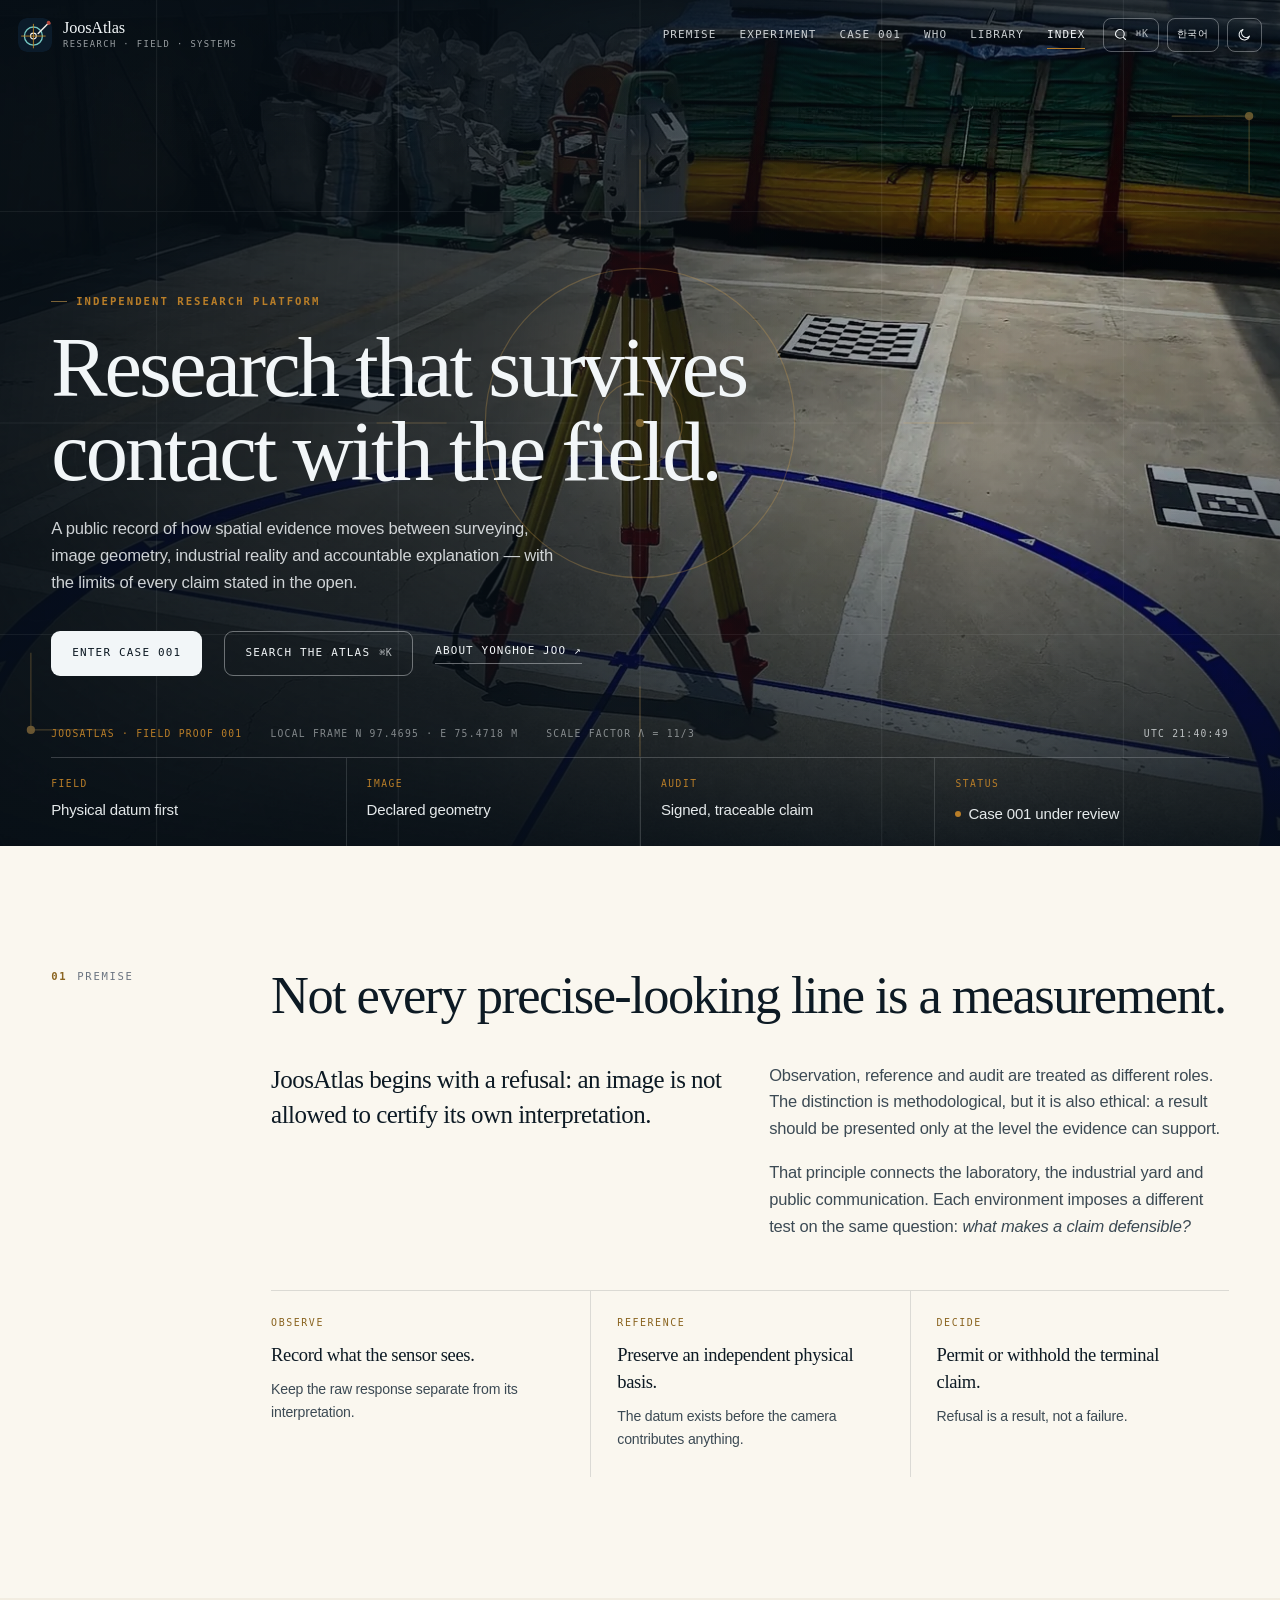
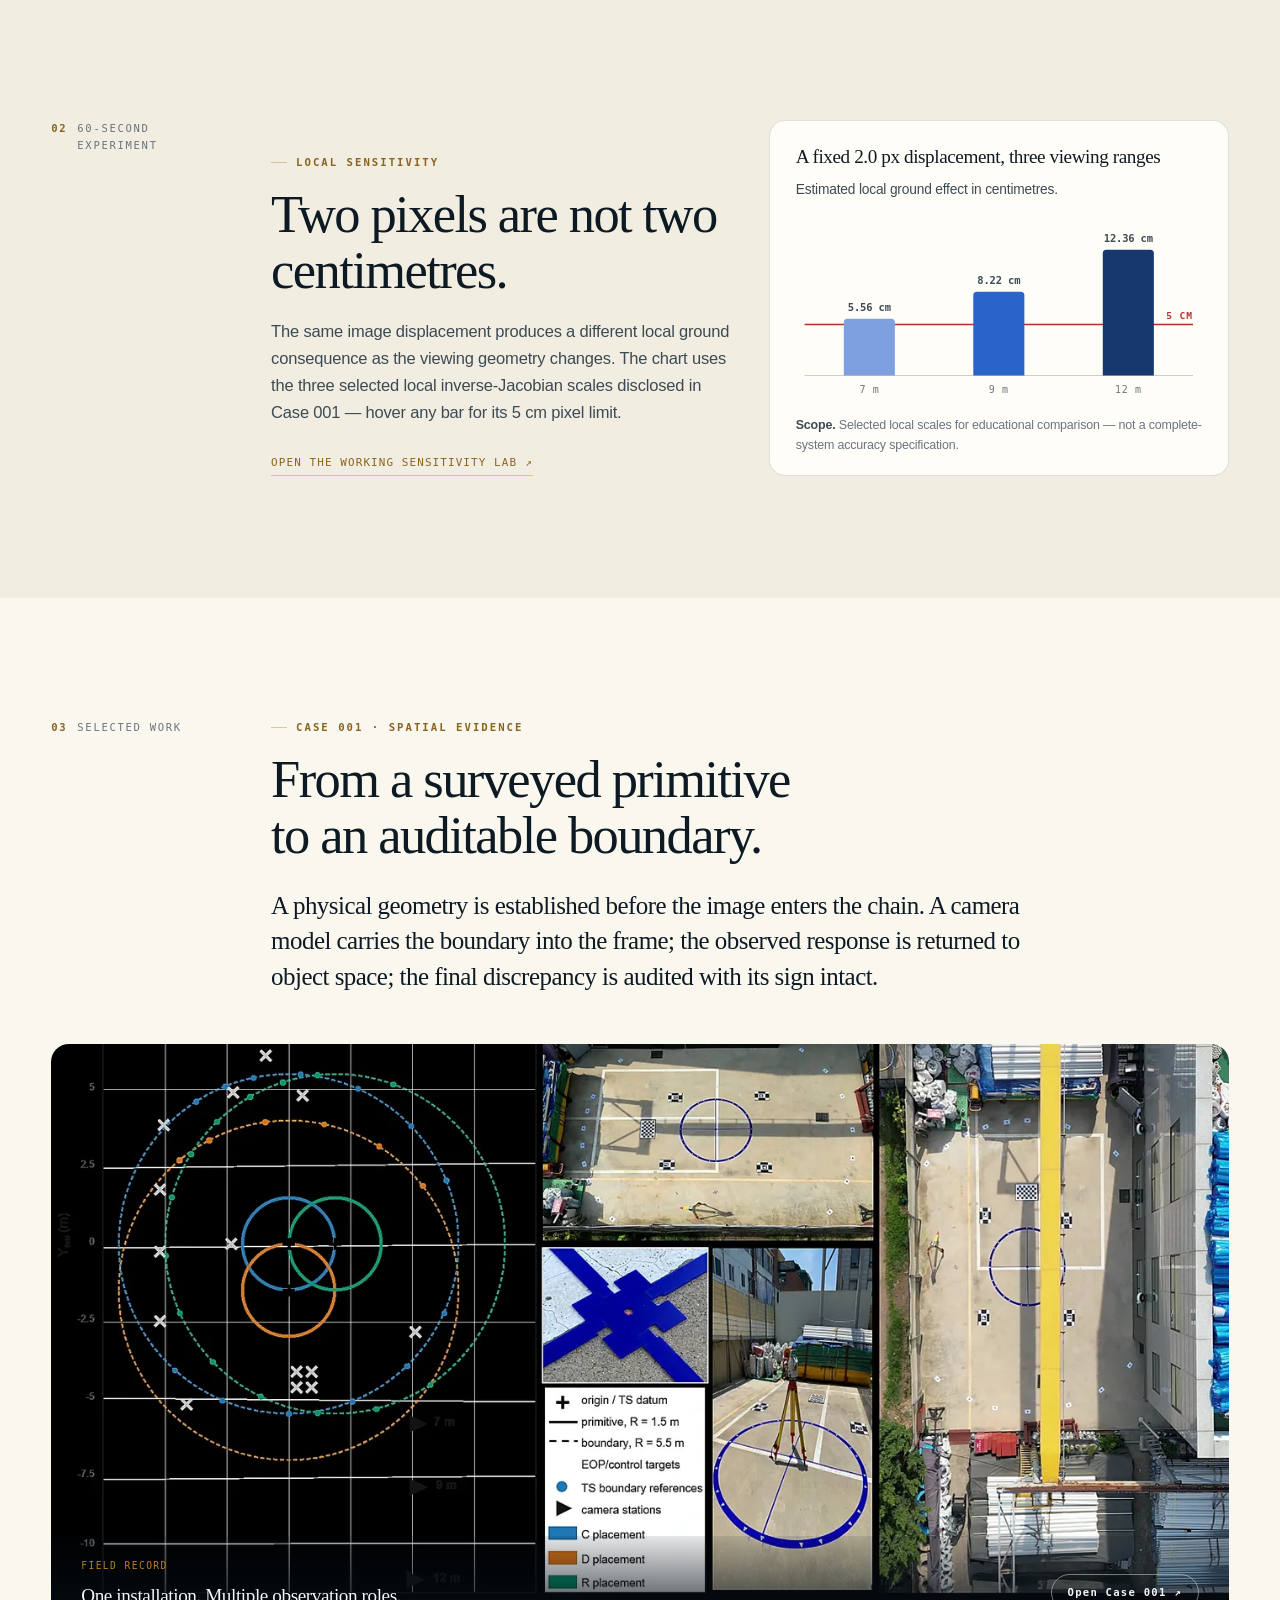
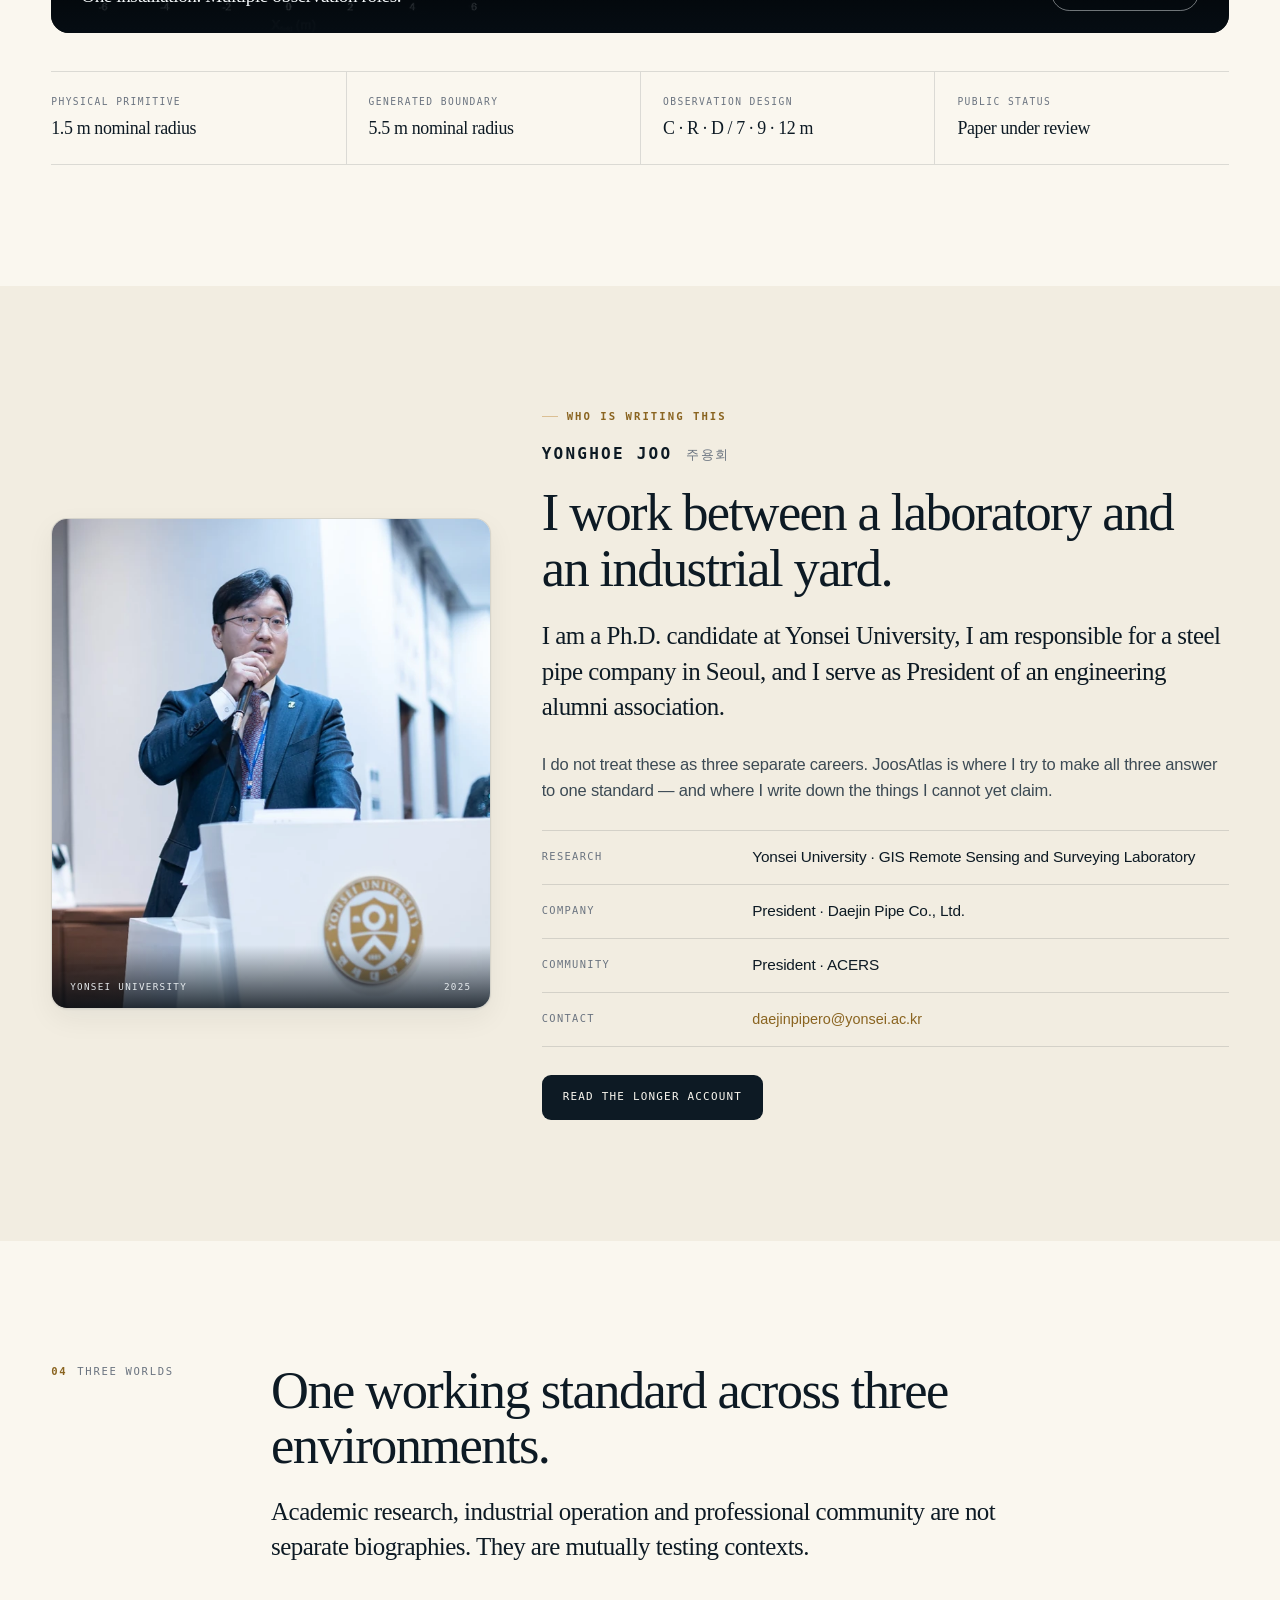
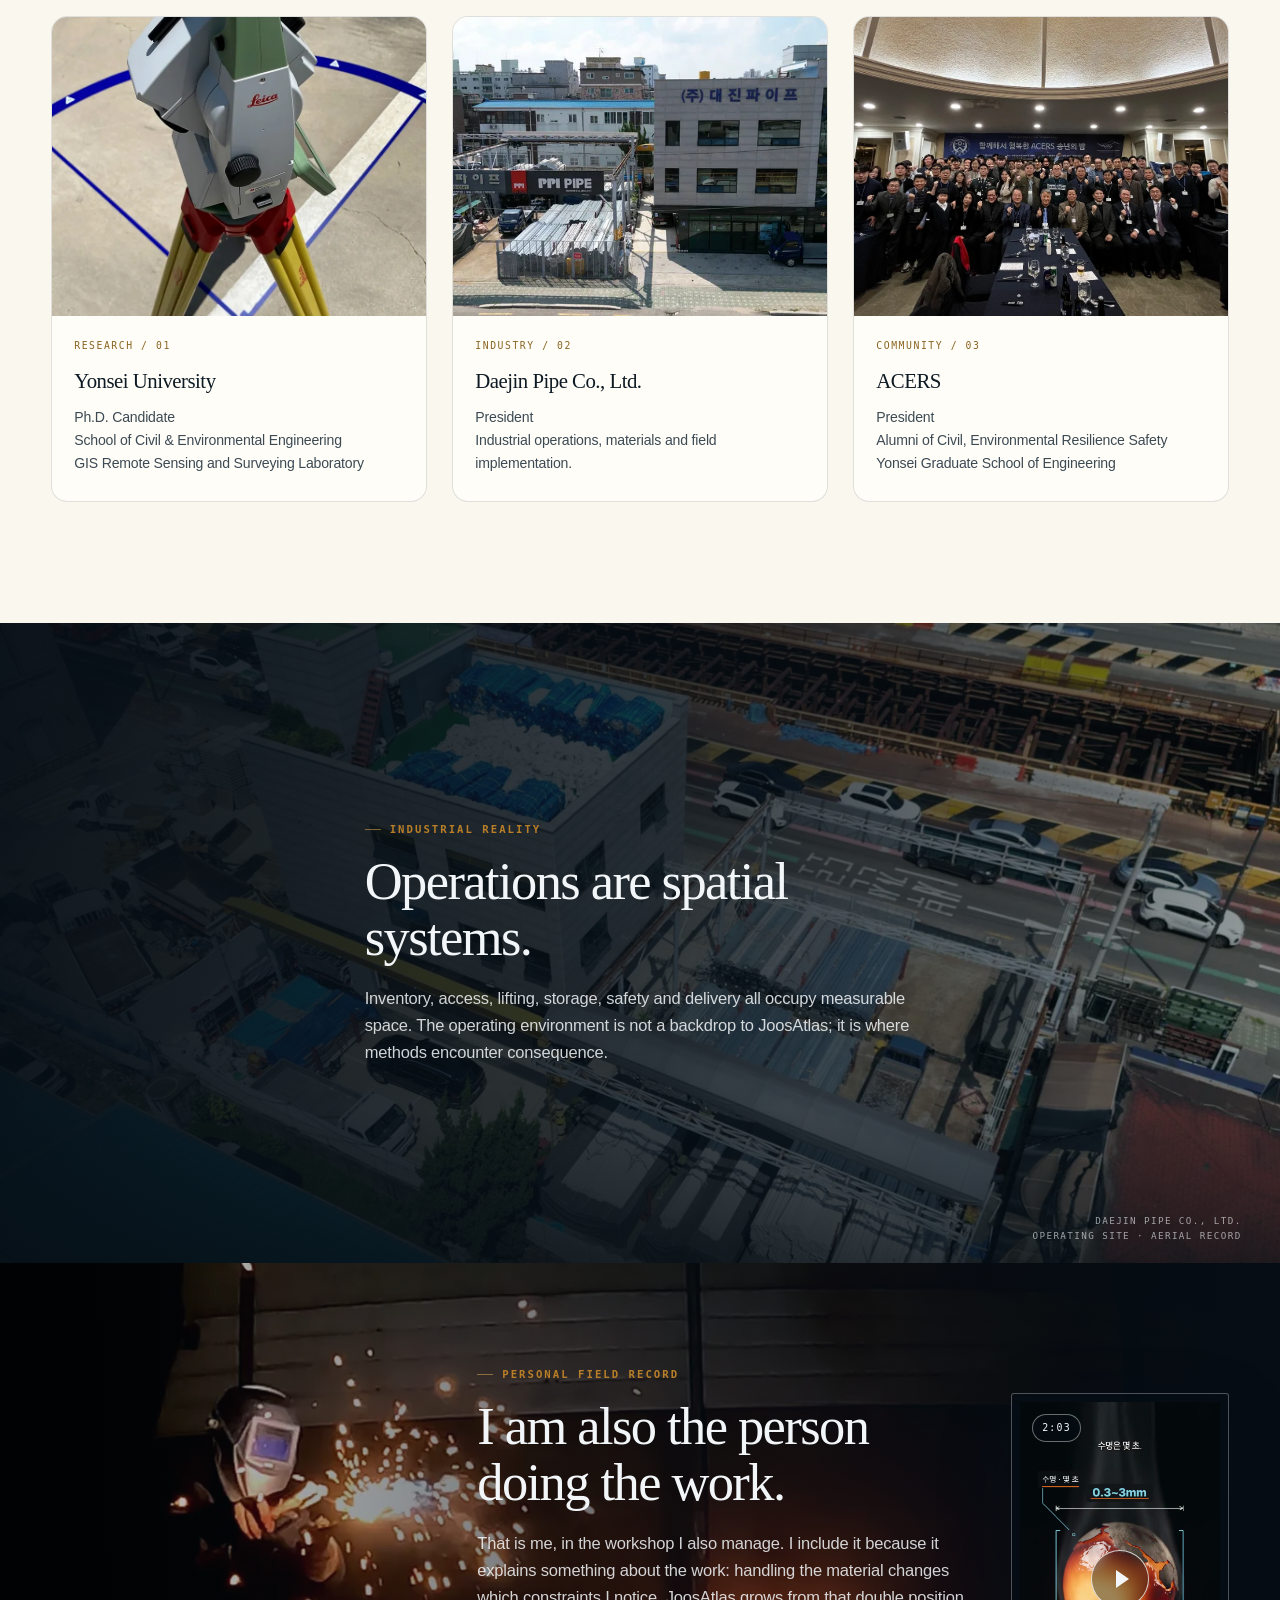
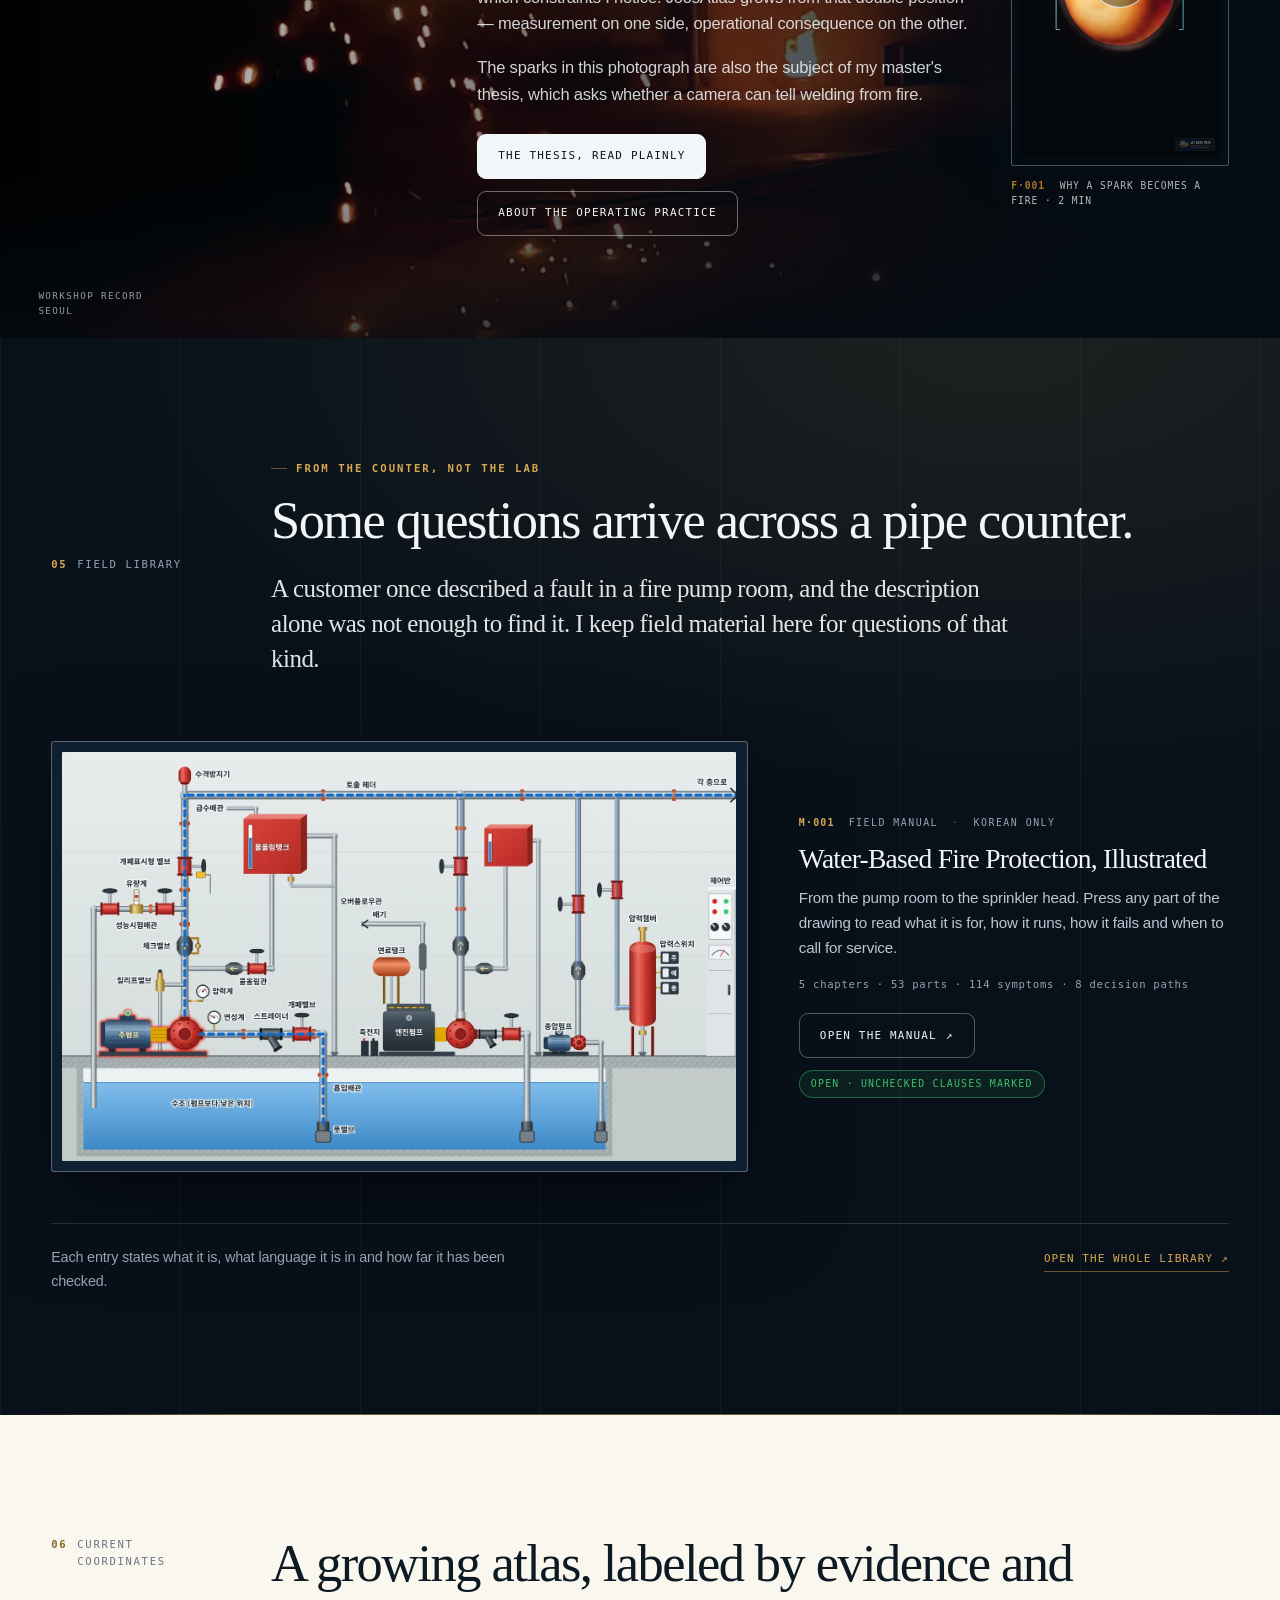
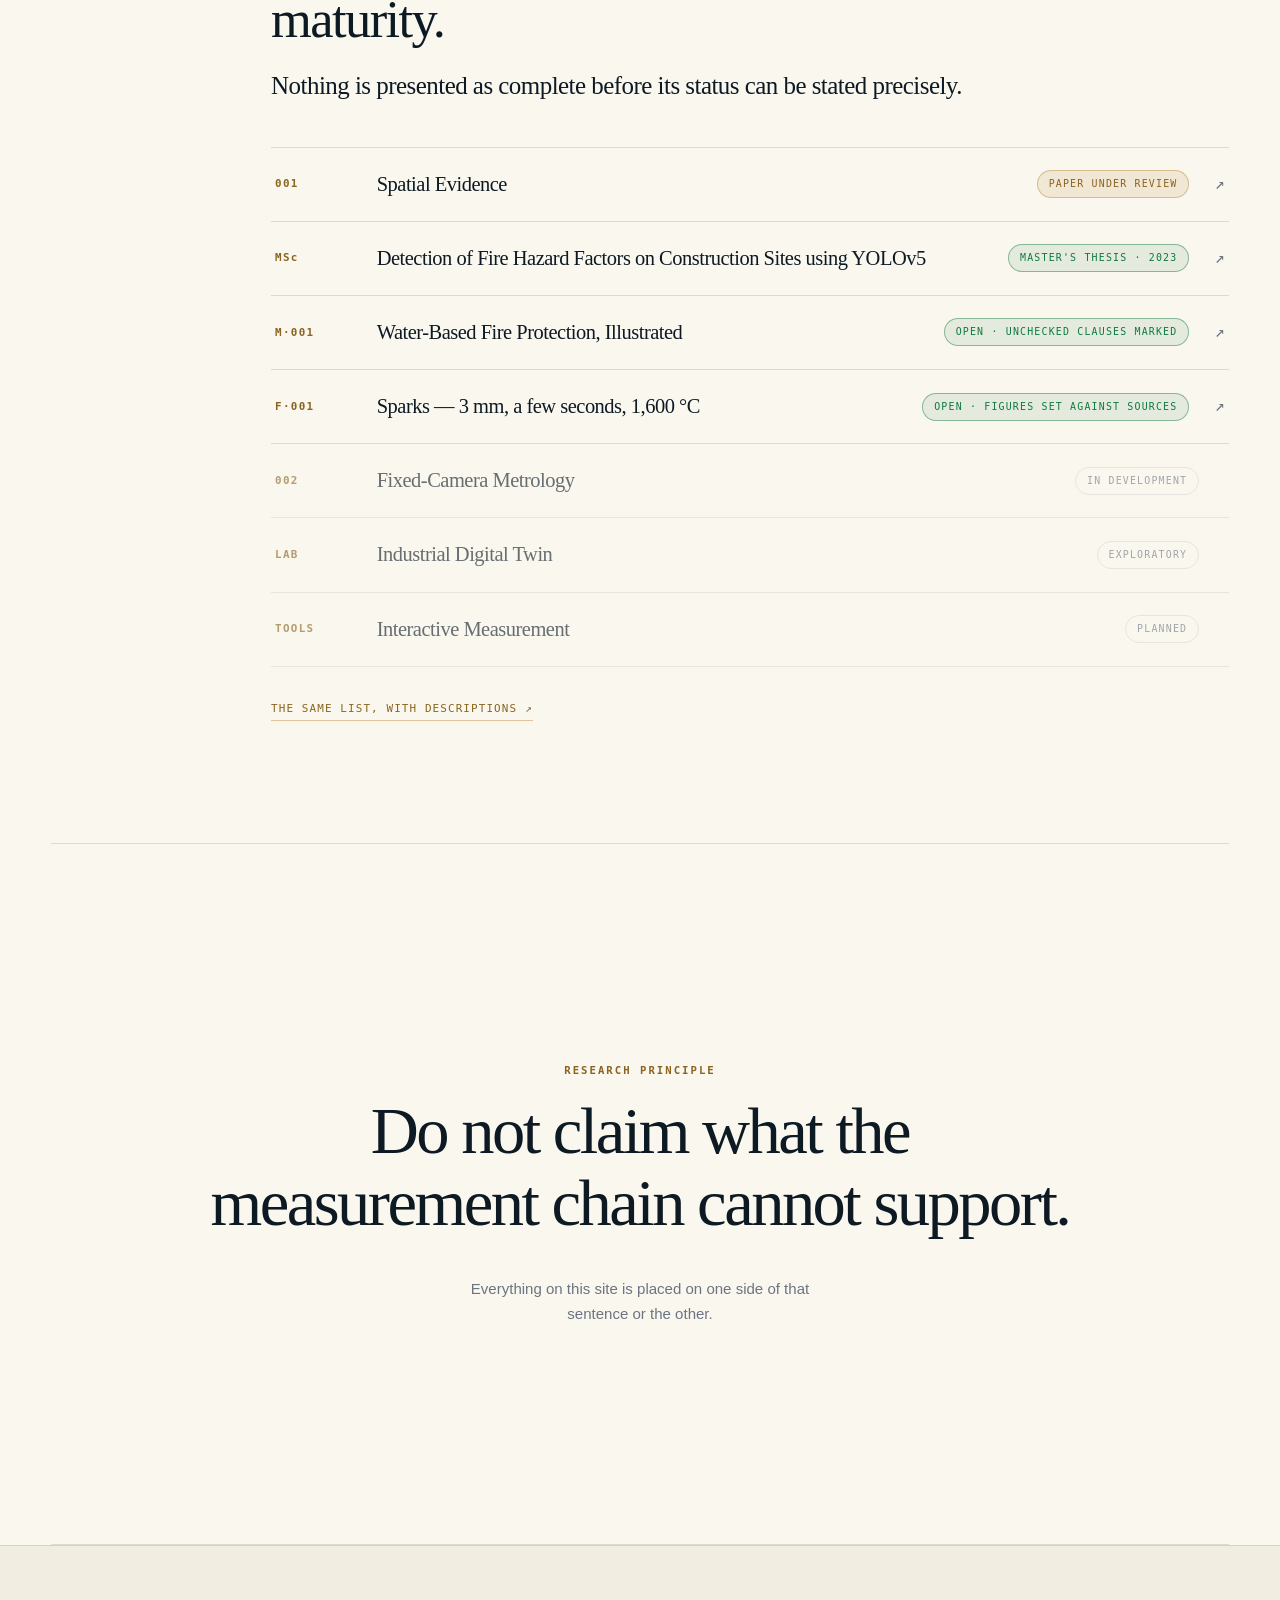
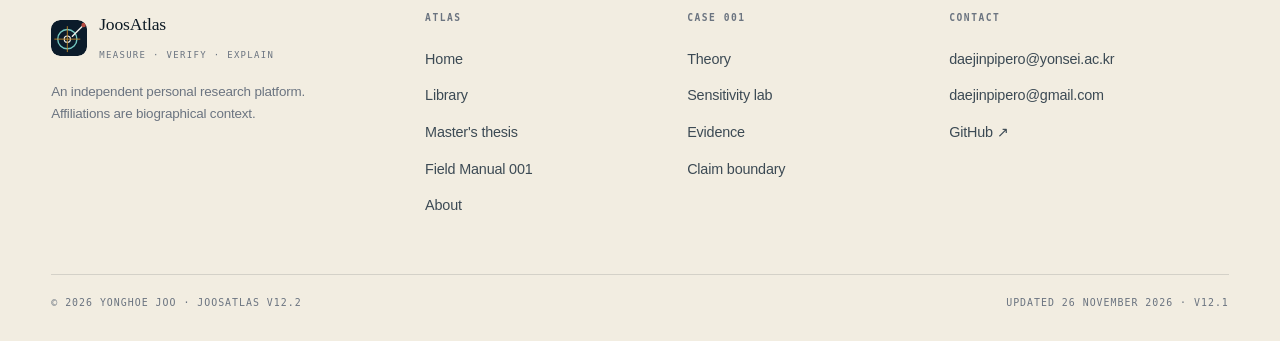
<file: index.html>
<!doctype html>
<html lang="en">
<head>
<meta charset="utf-8" />
<meta name="viewport" content="width=device-width, initial-scale=1" />
<title>JoosAtlas — Research that survives contact with the field</title>
<meta name="description" content="JoosAtlas is the independent research platform of Yonghoe JOO (주용회), connecting surveying, photogrammetry, computer vision, industrial operation and professional community." />
<meta name="author" content="Yonghoe JOO" />
<meta name="theme-color" content="#faf7ef" />
<link rel="canonical" href="https://daejinpipero-gaja.github.io/JoosAtlas/" />
<meta property="og:site_name" content="JoosAtlas" />
<meta property="og:title" content="JoosAtlas — Research that survives contact with the field" />
<meta property="og:description" content="A public record of how spatial evidence moves between surveying, image geometry, industrial reality and accountable explanation." />
<meta property="og:type" content="website" />
<meta property="og:url" content="https://daejinpipero-gaja.github.io/JoosAtlas/" />
<meta property="og:image" content="https://daejinpipero-gaja.github.io/JoosAtlas/assets/images/social-preview.jpg" />
<meta name="twitter:card" content="summary_large_image" />
<link rel="icon" href="favicon.svg" type="image/svg+xml" />
<link rel="manifest" href="site.webmanifest" />
<link rel="stylesheet" href="joosatlas-v10.css?v=12.2.0" />
<script>(()=>{try{const t=localStorage.getItem('joosatlas-theme');if(t==='light'||t==='dark')document.documentElement.setAttribute('data-theme',t);const l=localStorage.getItem('joosatlas-lang');if(l==='ko'||l==='en')document.documentElement.setAttribute('lang',l);}catch(e){}})();</script>
<script type="application/ld+json">
{"@context":"https://schema.org","@type":"ProfilePage",
"mainEntity":{"@type":"Person","name":"Yonghoe JOO","givenName":"Yonghoe","familyName":"Joo","alternateName":"주용회",
"jobTitle":"Ph.D. candidate; company president",
"email":"daejinpipero@yonsei.ac.kr",
"url":"https://daejinpipero-gaja.github.io/JoosAtlas/",
"affiliation":[
{"@type":"Organization","name":"Yonsei University — GIS Remote Sensing and Surveying Laboratory"},
{"@type":"Organization","name":"Daejin Pipe Co., Ltd."},
{"@type":"Organization","name":"ACERS"}]}}
</script>
</head>
<body>
<a class="skip-link" href="#main">Skip to content</a>
<div class="progress" aria-hidden="true"><i></i></div>

<header class="hdr on-dark">
  <a class="brand" href="index.html" aria-label="JoosAtlas home">
    <img src="assets/figures/joosatlas-mark.svg" alt="" width="34" height="34" />
    <span><strong>JoosAtlas</strong><small>Research · Field · Systems</small></span>
  </a>
  <nav class="nav" id="site-nav" aria-label="Primary">
    <a href="#premise">Premise</a>
    <a href="#quick-lab">Experiment</a>
    <a href="#work">Case 001</a>
    <a href="#person">Who</a>
    <a href="#library">Library</a>
    <a href="#coordinates">Index</a>
  </nav>
  <div class="chrome-tools">
    <button class="icon-btn cmdk-open" type="button" aria-label="Open command palette">
      <svg viewBox="0 0 24 24" aria-hidden="true"><circle cx="11" cy="11" r="7"/><path d="m20 20-3.5-3.5"/></svg>
      <span class="kbd">⌘K</span>
    </button>
    <button class="icon-btn lang-btn" type="button" aria-label="Switch language / 언어 전환">
      <span class="ic-to-ko">한국어</span><span class="ic-to-en">EN</span>
    </button>
    <button class="icon-btn theme-btn" type="button" aria-label="Toggle light or dark theme">
      <svg class="ic-moon" viewBox="0 0 24 24" aria-hidden="true"><path d="M20 14.5A8.5 8.5 0 1 1 9.5 4a7 7 0 0 0 10.5 10.5Z"/></svg>
      <svg class="ic-sun" viewBox="0 0 24 24" aria-hidden="true"><circle cx="12" cy="12" r="4.2"/><path d="M12 2.5v2.2M12 19.3v2.2M4.2 4.2l1.6 1.6M18.2 18.2l1.6 1.6M2.5 12h2.2M19.3 12h2.2M4.2 19.8l1.6-1.6M18.2 5.8l1.6-1.6"/></svg>
    </button>
    <button class="icon-btn menu-btn" type="button" aria-expanded="false" aria-controls="site-nav" aria-label="Toggle navigation">Index</button>
  </div>
</header>

<main id="main">

  <!-- ============ HERO ============ -->
  <section class="hero" data-tone="dark">
    <div class="hero-media"><img src="assets/images/home-hero.webp" srcset="assets/images/home-hero-800.webp 800w, assets/images/home-hero-1400.webp 1400w, assets/images/home-hero.webp 2400w" sizes="100vw" alt="A total station installed over a surveyed circular primitive in an industrial field site." width="2400" height="1500" fetchpriority="high" /></div>
    <div class="hero-veil"></div>
    <div class="hud" aria-hidden="true">
      <svg viewBox="0 0 1200 700" preserveAspectRatio="xMidYMid slice">
        <g class="hud-grid"><path d="M0 175H1200M0 350H1200M0 525H1200M200 0V700M400 0V700M600 0V700M800 0V700M1000 0V700"/></g>
        <g class="hud-line">
          <circle cx="600" cy="350" r="128" fill="none"/><circle cx="600" cy="350" r="35" fill="none"/>
          <path d="M600 190v-58M600 568v58M440 350h-58M818 350h58"/>
          <path d="M1040 96h64v64" /><path d="M160 604H96v-64"/>
        </g>
        <g class="hud-dot"><circle cx="600" cy="350" r="3.4"/><circle cx="1104" cy="96" r="3.4"/><circle cx="96" cy="604" r="3.4"/></g>
      </svg>
    </div>

    <div class="frame hero-body">
      <p class="eyebrow">Independent research platform</p>
      <h1 class="d1 hero-h">Research that survives contact with the field.</h1>
      <p class="hero-deck">A public record of how spatial evidence moves between surveying, image geometry, industrial reality and accountable explanation — with the limits of every claim stated in the open.</p>
      <div class="hero-cta">
        <a class="btn btn-solid" href="case-001.html">Enter Case 001</a>
        <button class="btn btn-line cmdk-open" type="button">Search the atlas <span class="kbd">⌘K</span></button>
        <a class="link-arrow" href="about.html">About Yonghoe JOO <span aria-hidden="true">↗</span></a>
      </div>
    </div>
    <div class="frame">
      <div class="telemetry">
        <span>JoosAtlas · Field proof 001</span>
        <span>Local frame N 97.4695 · E 75.4718 m</span>
        <span>Scale factor λ = 11/3</span>
        <span class="tel-clock" data-utc>UTC 00:00:00</span>
      </div>
      <div class="ledger">
        <div><span>Field</span><strong>Physical datum first</strong></div>
        <div><span>Image</span><strong>Declared geometry</strong></div>
        <div><span>Audit</span><strong>Signed, traceable claim</strong></div>
        <div><span>Status</span><strong class="live">Case 001 under review</strong></div>
      </div>
    </div>
  </section>

  <!-- ============ 01 PREMISE ============ -->
  <section id="premise" class="sec plane" data-tone="light">
    <div class="frame rail-grid">
      <div class="rail-head">
        <p class="num-tag"><b>01</b> Premise</p>
      </div>
      <div>
        <h2 class="d2">Not every precise-looking line is a measurement.</h2>
        <div class="cols-2" style="margin-top:clamp(24px,3vw,40px)">
          <p class="lede">JoosAtlas begins with a refusal: an image is not allowed to certify its own interpretation.</p>
          <div class="body-2">
            <p>Observation, reference and audit are treated as different roles. The distinction is methodological, but it is also ethical: a result should be presented only at the level the evidence can support.</p>
            <p>That principle connects the laboratory, the industrial yard and public communication. Each environment imposes a different test on the same question: <em>what makes a claim defensible?</em></p>
          </div>
        </div>
        <div class="rule-cards">
          <article class="rv"><span>Observe</span><strong>Record what the sensor sees.</strong><p>Keep the raw response separate from its interpretation.</p></article>
          <article class="rv rv-d1"><span>Reference</span><strong>Preserve an independent physical basis.</strong><p>The datum exists before the camera contributes anything.</p></article>
          <article class="rv rv-d2"><span>Decide</span><strong>Permit or withhold the terminal claim.</strong><p>Refusal is a result, not a failure.</p></article>
        </div>
      </div>
    </div>
  </section>

  <!-- ============ 02 QUICK EXPERIMENT ============ -->
  <section id="quick-lab" class="sec plane-2" data-tone="light">
    <div class="frame rail-grid">
      <div class="rail-head"><p class="num-tag"><b>02</b> 60-second experiment</p></div>
      <div>
        <div class="cols-2" style="align-items:end">
          <div>
            <p class="eyebrow">Local sensitivity</p>
            <h2 class="d2">Two pixels are not two centimetres.</h2>
            <p class="body-2" style="margin-top:20px">The same image displacement produces a different local ground consequence as the viewing geometry changes. The chart uses the three selected local inverse-Jacobian scales disclosed in Case 001 — hover any bar for its 5 cm pixel limit.</p>
            <p style="margin-top:22px"><a class="link-arrow" href="case-001.html#pixel-lab">Open the working sensitivity lab <span aria-hidden="true">↗</span></a></p>
          </div>
          <div class="chart-card rv">
            <div class="chart-head">
              <h3>A fixed 2.0 px displacement, three viewing ranges</h3>
              <p>Estimated local ground effect in centimetres.</p>
            </div>
            <div class="chart-plot" id="chart-bars"></div>
            <p class="chart-foot"><strong>Scope.</strong> Selected local scales for educational comparison — not a complete-system accuracy specification.</p>
          </div>
        </div>
      </div>
    </div>
  </section>

  <!-- ============ 03 SELECTED WORK ============ -->
  <section id="work" class="sec plane" data-tone="light">
    <div class="frame rail-grid">
      <div class="rail-head"><p class="num-tag"><b>03</b> Selected work</p></div>
      <div>
        <p class="eyebrow">Case 001 · Spatial evidence</p>
        <h2 class="d2">From a surveyed primitive<br />to an auditable boundary.</h2>
        <p class="lede narrow" style="margin-top:24px">A physical geometry is established before the image enters the chain. A camera model carries the boundary into the frame; the observed response is returned to object space; the final discrepancy is audited with its sign intact.</p>
      </div>
    </div>
    <div class="frame">
      <a class="case-link rv" href="case-001.html" aria-label="Open Case 001">
        <img src="assets/images/field-layout.webp" srcset="assets/images/field-layout-800.webp 800w, assets/images/field-layout-1400.webp 1400w, assets/images/field-layout.webp 1951w" sizes="(max-width:900px) 100vw, 1360px" alt="Composite figure showing field geometry, camera placements and overhead photographs." loading="lazy" />
        <div class="case-link-bar">
          <div><span>Field record</span><strong>One installation. Multiple observation roles.</strong></div>
          <b>Open Case 001 ↗</b>
        </div>
      </a>
      <div class="fact-strip" style="margin-top:clamp(26px,3vw,40px)">
        <div><span>Physical primitive</span><strong>1.5 m nominal radius</strong></div>
        <div><span>Generated boundary</span><strong>5.5 m nominal radius</strong></div>
        <div><span>Observation design</span><strong>C · R · D / 7 · 9 · 12 m</strong></div>
        <div><span>Public status</span><strong>Paper under review</strong></div>
      </div>
    </div>
  </section>

  <!-- ============ 04 THE PERSON ============ -->
  <section id="person" class="sec plane-2" data-tone="light">
    <div class="frame feature feature-portrait">
      <figure class="portrait-frame rv" data-portrait="joo-speaking">
        <img src="assets/images/joo-speaking.webp" alt="Yonghoe JOO speaking at a lectern bearing the Yonsei University emblem." width="635" height="710" loading="lazy" />
        <figcaption><span>Yonsei University</span><span>2025</span></figcaption>
      </figure>
      <div class="rv rv-d1">
        <p class="eyebrow">Who is writing this</p>
        <p class="name-line"><b>YONGHOE JOO</b><span>주용회</span></p>
        <h2 class="d2">I work between a laboratory and an industrial yard.</h2>
        <p class="lede" style="margin-top:22px">I am a Ph.D. candidate at Yonsei University, I am responsible for a steel pipe company in Seoul, and I serve as President of an engineering alumni association.</p>
        <p class="body-2" style="margin-top:18px">I do not treat these as three separate careers. JoosAtlas is where I try to make all three answer to one standard — and where I write down the things I cannot yet claim.</p>
        <dl class="def-list" style="margin-top:26px">
          <div><dt>Research</dt><dd>Yonsei University · GIS Remote Sensing and Surveying Laboratory</dd></div>
          <div><dt>Company</dt><dd>President · Daejin Pipe Co., Ltd.</dd></div>
          <div><dt>Community</dt><dd>President · ACERS</dd></div>
          <div><dt>Contact</dt><dd><a class="link-arrow" style="border:0;padding:0;font-size:.9rem;text-transform:none;letter-spacing:0;font-family:var(--sans)" href="mailto:daejinpipero@yonsei.ac.kr">daejinpipero@yonsei.ac.kr</a></dd></div>
        </dl>
        <p style="margin-top:28px"><a class="btn btn-solid" href="about.html">Read the longer account</a></p>
      </div>
    </div>
  </section>

  <!-- ============ 05 THREE WORLDS ============ -->
  <section id="worlds" class="sec plane" data-tone="light">
    <div class="frame rail-grid">
      <div class="rail-head"><p class="num-tag"><b>04</b> Three worlds</p></div>
      <div>
        <h2 class="d2">One working standard across three environments.</h2>
        <p class="lede narrow" style="margin-top:20px">Academic research, industrial operation and professional community are not separate biographies. They are mutually testing contexts.</p>
      </div>
    </div>
    <div class="frame">
      <div class="worlds">
        <article class="world rv">
          <figure><img src="assets/images/instrument-editorial.webp" srcset="assets/images/instrument-editorial-800.webp 800w, assets/images/instrument-editorial.webp 1400w" sizes="(max-width:900px) 100vw, 700px" alt="Close view of a Leica total station positioned above a marked field datum." loading="lazy" /></figure>
          <div class="world-body"><span>Research / 01</span><h3>Yonsei University</h3><p>Ph.D. Candidate<br />School of Civil &amp; Environmental Engineering<br />GIS Remote Sensing and Surveying Laboratory</p></div>
        </article>
        <article class="world rv rv-d1">
          <figure><img src="assets/images/daejin-front.webp" srcset="assets/images/daejin-front-800.webp 800w, assets/images/daejin-front-1400.webp 1400w, assets/images/daejin-front.webp 2048w" sizes="(max-width:900px) 100vw, 700px" alt="Front view of Daejin Pipe Co., Ltd. and its operating yard." loading="lazy" /></figure>
          <div class="world-body"><span>Industry / 02</span><h3>Daejin Pipe Co., Ltd.</h3><p>President<br />Industrial operations, materials and field implementation.</p></div>
        </article>
        <article class="world rv rv-d2">
          <figure><img src="assets/images/acers-group.webp" srcset="assets/images/acers-group-800.webp 800w, assets/images/acers-group-1400.webp 1400w, assets/images/acers-group.webp 2048w" sizes="(max-width:900px) 100vw, 1360px" alt="ACERS alumni and professional community at a Yonsei Graduate School of Engineering event." loading="lazy" /></figure>
          <div class="world-body"><span>Community / 03</span><h3>ACERS</h3><p>President<br />Alumni of Civil, Environmental Resilience Safety<br />Yonsei Graduate School of Engineering</p></div>
        </article>
      </div>
    </div>
  </section>

  <!-- ============ INDUSTRIAL PANORAMA ============ -->
  <section class="cinema" data-tone="dark" style="--focus:46% 22%;--stack-ratio:16/9;--v1:.96;--v2:.8;--v3:.4">
    <div class="cinema-media" data-portrait="daejin-aerial"><img src="assets/images/daejin-aerial.webp" srcset="assets/images/daejin-aerial-800.webp 800w, assets/images/daejin-aerial-1400.webp 1400w, assets/images/daejin-aerial.webp 2048w" sizes="100vw" alt="Aerial view of Daejin Pipe Co., Ltd., pipe inventory and surrounding urban infrastructure." loading="lazy" /></div>
    <div class="cinema-veil"></div>
    <div class="frame cinema-body rv">
      <p class="eyebrow">Industrial reality</p>
      <h2 class="d2">Operations are spatial systems.</h2>
      <p style="margin-top:20px">Inventory, access, lifting, storage, safety and delivery all occupy measurable space. The operating environment is not a backdrop to JoosAtlas; it is where methods encounter consequence.</p>
    </div>
    <div class="cinema-cap"><span>Daejin Pipe Co., Ltd.</span><span>Operating site · aerial record</span></div>
  </section>

  <!-- ============ OPERATOR ============ -->
  <section id="sparks" class="cinema cinema-right cinema-film" data-tone="dark" style="--focus:26% 20%;--stack-ratio:16/11">
    <div class="cinema-media" data-portrait="welding"><img src="assets/images/welding-wide.webp" srcset="assets/images/welding-wide-800.webp 800w, assets/images/welding-wide-1400.webp 1400w, assets/images/welding-wide.webp 1800w" sizes="100vw" alt="Yonghoe JOO welding in an industrial workshop." loading="lazy" /></div>
    <div class="cinema-veil"></div>
    <div class="frame cinema-body rv">
     <div class="cinema-text">
      <p class="eyebrow">Personal field record</p>
      <h2 class="d2">I am also the person doing the work.</h2>
      <p style="margin-top:20px">That is me, in the workshop I also manage. I include it because it explains something about the work: handling the material changes which constraints I notice. JoosAtlas grows from that double position — measurement on one side, operational consequence on the other.</p>
      <p class="no-i18n" style="margin-top:16px" data-ko="이 사진 속의 불티는 제 석사논문의 주제이기도 합니다. 카메라가 용접과 화재를 구분할 수 있는가를 물었습니다.">The sparks in this photograph are also the subject of my master's thesis, which asks whether a camera can tell welding from fire.</p>
      <p class="hero-cta no-i18n" style="margin-top:26px">
        <a class="btn btn-solid" href="thesis-2023.html"><span data-ko="석사논문, 풀어서 읽기">The thesis, read plainly</span></a>
        <a class="btn btn-line" href="about.html#operator"><span data-ko="현장 실무에 대하여">About the operating practice</span></a>
      </p>
     </div>
     <!-- the film sits in the welding scene; nothing is fetched until it is played -->
     <figure class="cinema-plate no-i18n" data-film="film-001">
       <div class="plate-mat"><div class="plate-media">
         <video controls playsinline preload="none" poster="media/film-001/poster.jpg" data-duration="2:03" aria-label="Sparks — film, 2 min 03 s" data-label-ko="불티 — 영상, 2분 3초">
           <source src="media/film-001/film-001.mp4" type="video/mp4" />
         </video>
       </div></div>
       <figcaption><b>F·001</b> <span data-ko="불티가 왜 화재가 되는가 · 2분">Why a spark becomes a fire · 2 min</span></figcaption>
     </figure>
    </div>
    <div class="cinema-cap"><span>Workshop record</span><span>Seoul</span></div>
  </section>

  <!-- ============ 05 FIELD LIBRARY ============
       The plate is drawn from joosatlas-library.js (entries with home:true).
       To hang something else here, edit that file — not this section. -->
  <section id="library" class="sec vault tone-dark" data-tone="dark">
    <div class="frame rail-grid">
      <div class="rail-head"><p class="num-tag no-i18n"><b>05</b> <span data-ko="현장 자료">Field library</span></p></div>
      <div class="no-i18n">
        <p class="eyebrow" data-ko="연구실이 아니라 계산대에서 온 질문">From the counter, not the lab</p>
        <h2 class="d2" data-ko="어떤 질문은 파이프 가게 계산대를 건너옵니다.">Some questions arrive across a pipe counter.</h2>
        <p class="lede narrow" style="margin-top:22px" data-ko="한 손님이 소방 펌프실의 고장을 설명했는데, 설명만으로는 원인을 찾을 수 없었습니다. 그런 질문에 답하려고 현장 자료를 이곳에 모읍니다.">A customer once described a fault in a fire pump room, and the description alone was not enough to find it. I keep field material here for questions of that kind.</p>
      </div>
    </div>
    <div class="frame">
      <div class="plates no-i18n rv" data-lib="plates">
        <noscript>
          <p><a class="link-arrow" href="manual-001/">Field manual M·001 — Water-Based Fire Protection, Illustrated ↗</a></p>
        </noscript>
      </div>
      <div class="plates-more no-i18n">
        <p data-ko="항목마다 무엇인지, 어떤 언어인지, 어디까지 확인했는지를 적어 둡니다.">Each entry states what it is, what language it is in and how far it has been checked.</p>
        <a class="link-arrow" href="library.html"><span data-ko="자료실 전체 보기">Open the whole library</span> <span aria-hidden="true">↗</span></a>
      </div>
    </div>
  </section>

  <!-- ============ 06 COORDINATES ============ -->
  <section id="coordinates" class="sec plane" data-tone="light">
    <div class="frame rail-grid">
      <div class="rail-head"><p class="num-tag"><b>06</b> Current coordinates</p></div>
      <div>
        <h2 class="d2">A growing atlas, labeled by evidence and maturity.</h2>
        <p class="lede narrow" style="margin-top:20px">Nothing is presented as complete before its status can be stated precisely.</p>
        <!-- rows are drawn from joosatlas-library.js; the static rows below are the no-script fallback -->
        <div class="index-list no-i18n" data-lib="index">
          <a href="case-001.html"><span>001</span><strong>Spatial Evidence</strong><em>Paper under review</em><b>↗</b></a>
          <a href="thesis-2023.html"><span>MSc</span><strong>Detection of Fire Hazard Factors on Construction Sites using YOLOv5</strong><em>Master's thesis · 2023</em><b>↗</b></a>
          <a href="manual-001/"><span>M·001</span><strong>Water-Based Fire Protection, Illustrated</strong><em>Open</em><b>↗</b></a>
          <a href="thesis-2023.html#film"><span>F·001</span><strong>Sparks — 3 mm, a few seconds, 1,600 °C</strong><em>Open</em><b>↗</b></a>
          <div><span>002</span><strong>Fixed-Camera Metrology</strong><em>In development</em><b></b></div>
          <div><span>LAB</span><strong>Industrial Digital Twin</strong><em>Exploratory</em><b></b></div>
          <div><span>TOOLS</span><strong>Interactive Measurement</strong><em>Planned</em><b></b></div>
        </div>
        <p class="no-i18n" style="margin-top:26px"><a class="link-arrow" href="library.html"><span data-ko="같은 목록을 설명과 함께 보기">The same list, with descriptions</span> <span aria-hidden="true">↗</span></a></p>
      </div>
    </div>
  </section>

  <!-- ============ STATEMENT ============ -->
  <section class="statement plane" data-tone="light">
    <div class="frame statement-inner rv">
      <p class="eyebrow plain">Research principle</p>
      <p class="statement-line">Do not claim what the measurement chain cannot support.</p>
      <p class="statement-sub">Everything on this site is placed on one side of that sentence or the other.</p>
    </div>
  </section>

</main>

<footer class="ftr" data-tone="light">
  <div class="frame">
    <div class="ftr-grid">
      <div>
        <div class="ftr-brand">
          <img src="assets/figures/joosatlas-mark.svg" alt="" width="36" height="36" />
          <span><strong>JoosAtlas</strong><small>Measure · Verify · Explain</small></span>
        </div>
        <p class="ftr-note">An independent personal research platform. Affiliations are biographical context.</p>
      </div>
      <div>
        <h4>Atlas</h4>
        <ul><li><a href="index.html">Home</a></li><li><a href="library.html">Library</a></li><li><a href="thesis-2023.html">Master's thesis</a></li><li><a href="manual-001/">Field Manual 001</a></li><li><a href="about.html">About</a></li></ul>
      </div>
      <div>
        <h4>Case 001</h4>
        <ul><li><a href="case-001.html#theory">Theory</a></li><li><a href="case-001.html#pixel-lab">Sensitivity lab</a></li><li><a href="case-001.html#evidence">Evidence</a></li><li><a href="case-001.html#claim">Claim boundary</a></li></ul>
      </div>
      <div>
        <h4>Contact</h4>
        <ul>
          <li><a href="mailto:daejinpipero@yonsei.ac.kr">daejinpipero@yonsei.ac.kr</a></li>
          <li><a href="mailto:daejinpipero@gmail.com">daejinpipero@gmail.com</a></li>
          <li><a href="https://github.com/daejinpipero-gaja/JoosAtlas">GitHub ↗</a></li>
        </ul>
      </div>
    </div>
    <div class="ftr-base">
      <span>© <span data-year>2026</span> Yonghoe JOO · JoosAtlas v12.2</span>
      <span>Updated <time data-updated datetime="2026-11-26">26 November 2026</time> · v12.1</span>
    </div>
  </div>
</footer>

<!-- ============ COMMAND PALETTE ============ -->
<div class="cmdk" role="dialog" aria-modal="true" aria-label="Command palette">
  <div class="cmdk-veil"></div>
  <div class="cmdk-box">
    <div class="cmdk-field">
      <svg viewBox="0 0 24 24" aria-hidden="true"><circle cx="11" cy="11" r="7"/><path d="m20 20-3.5-3.5"/></svg>
      <input type="text" role="combobox" aria-expanded="true" aria-controls="cmdk-results" aria-autocomplete="list" placeholder="Search sections, figures and actions…" aria-label="Search JoosAtlas" autocomplete="off" spellcheck="false" />
      <span class="cmdk-esc">ESC</span>
    </div>
    <div class="cmdk-list" id="cmdk-results" role="listbox" aria-label="Results"></div>
    <div class="cmdk-foot"><span>↑↓ navigate</span><span>↵ open</span><span>⌘K toggle</span><span>T theme</span><span>L 한국어 / EN</span></div>
  </div>
</div>

<script src="joosatlas-i18n.js?v=12.2.0"></script>
<script src="joosatlas-library.js?v=12.2.0"></script>
<script src="joosatlas-v10.js?v=12.2.0"></script>
</body>
</html>
</file>
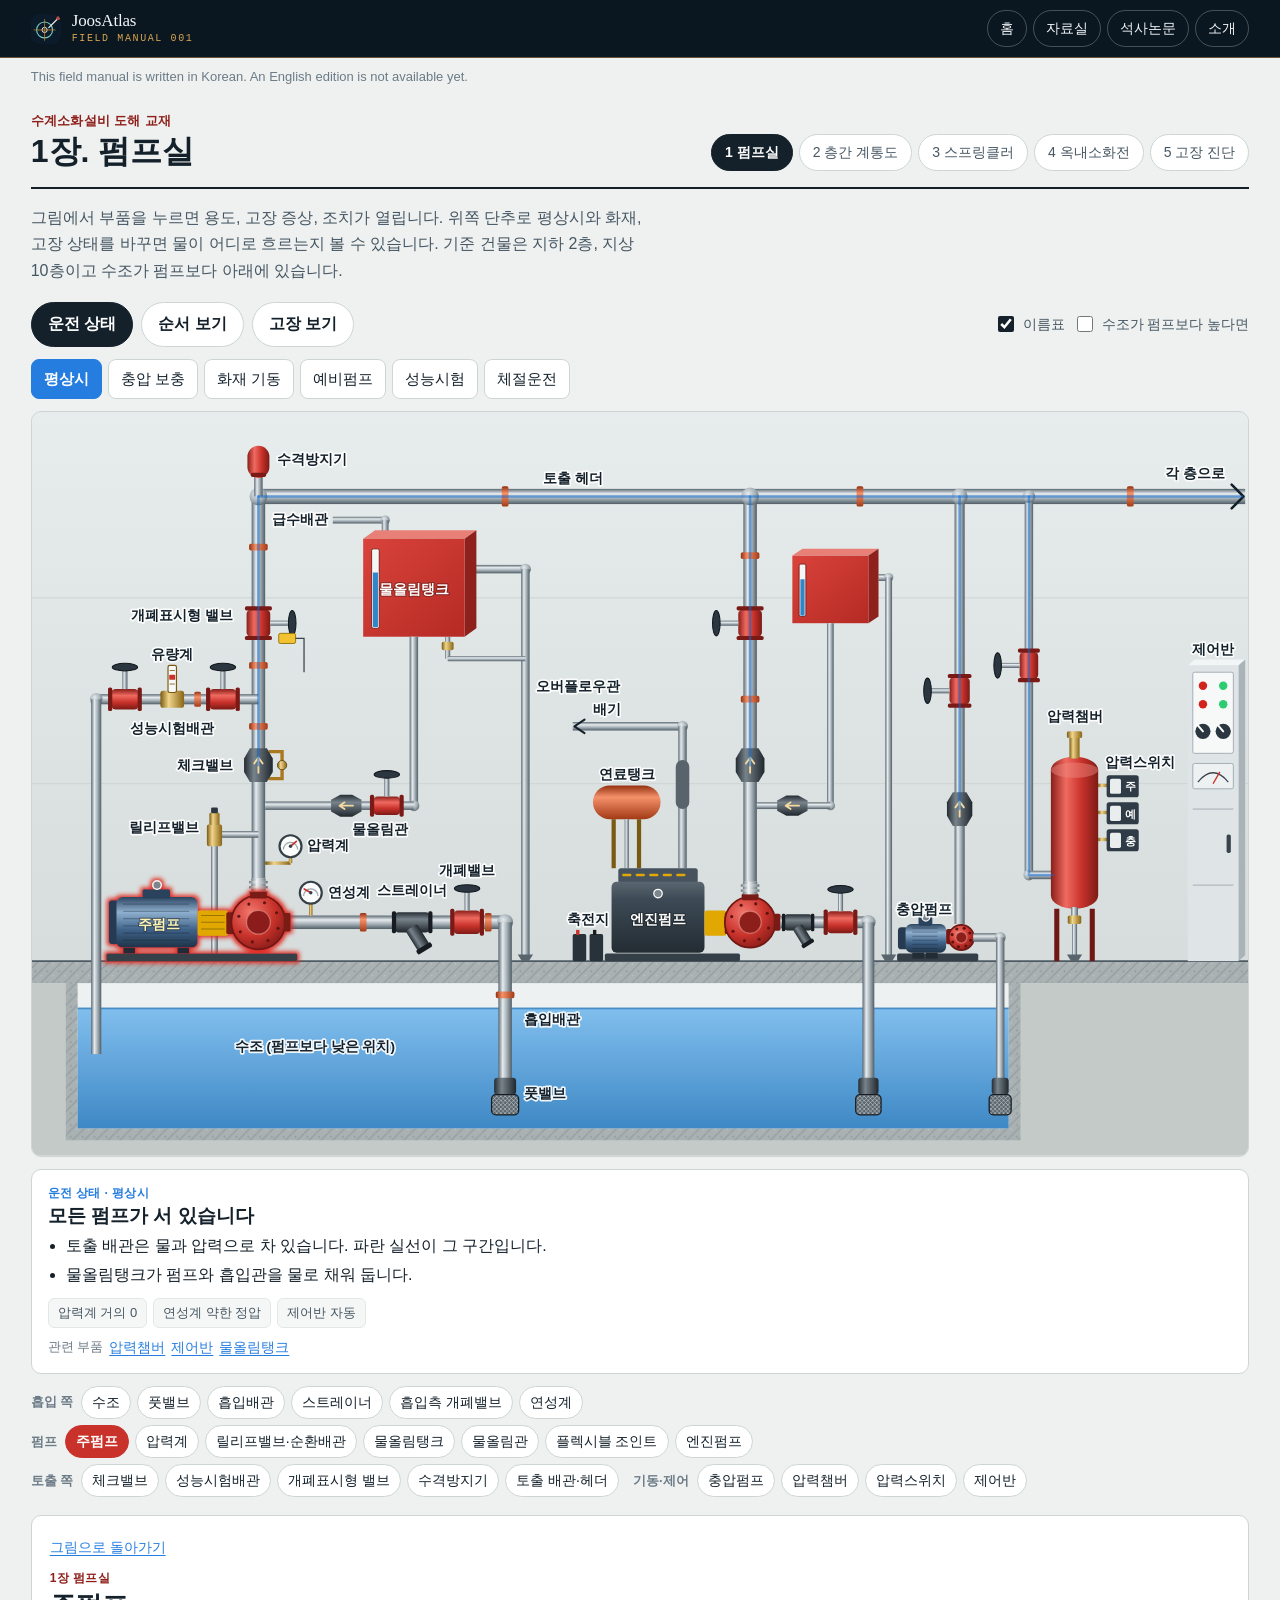
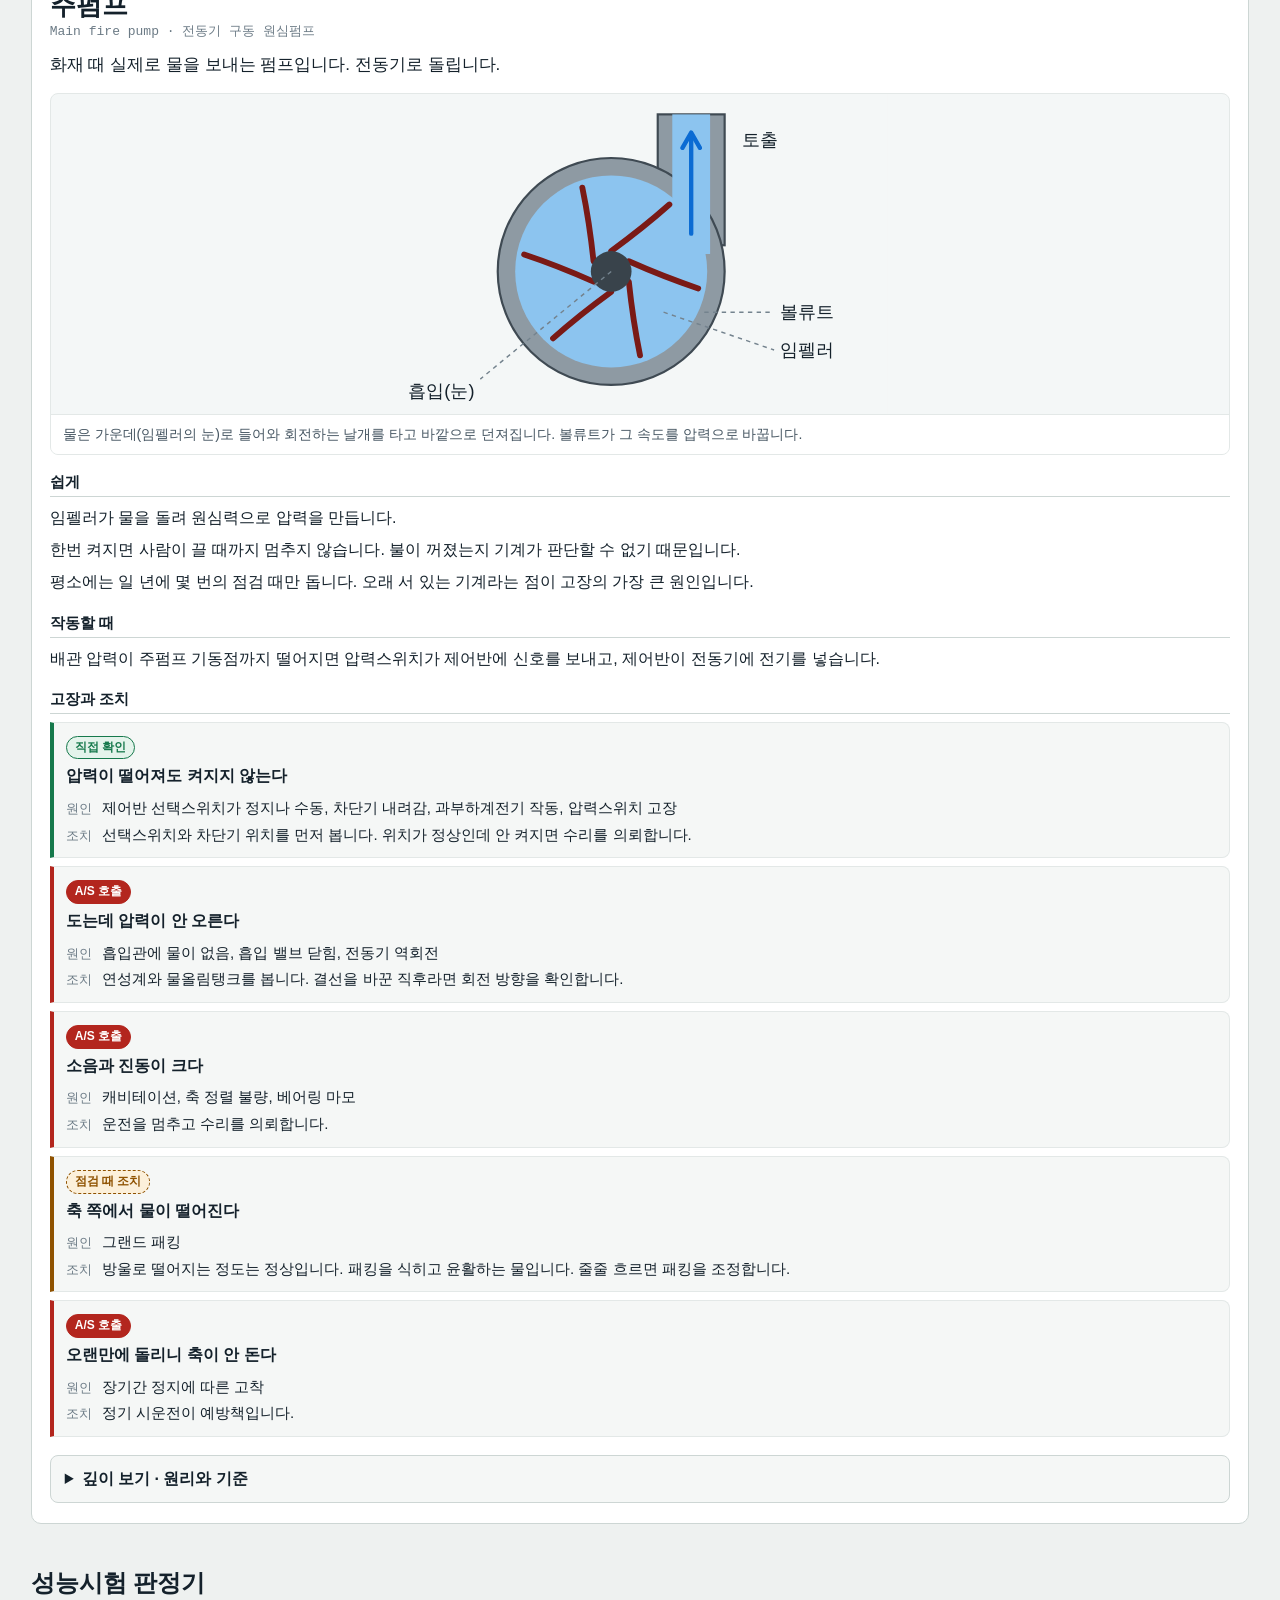
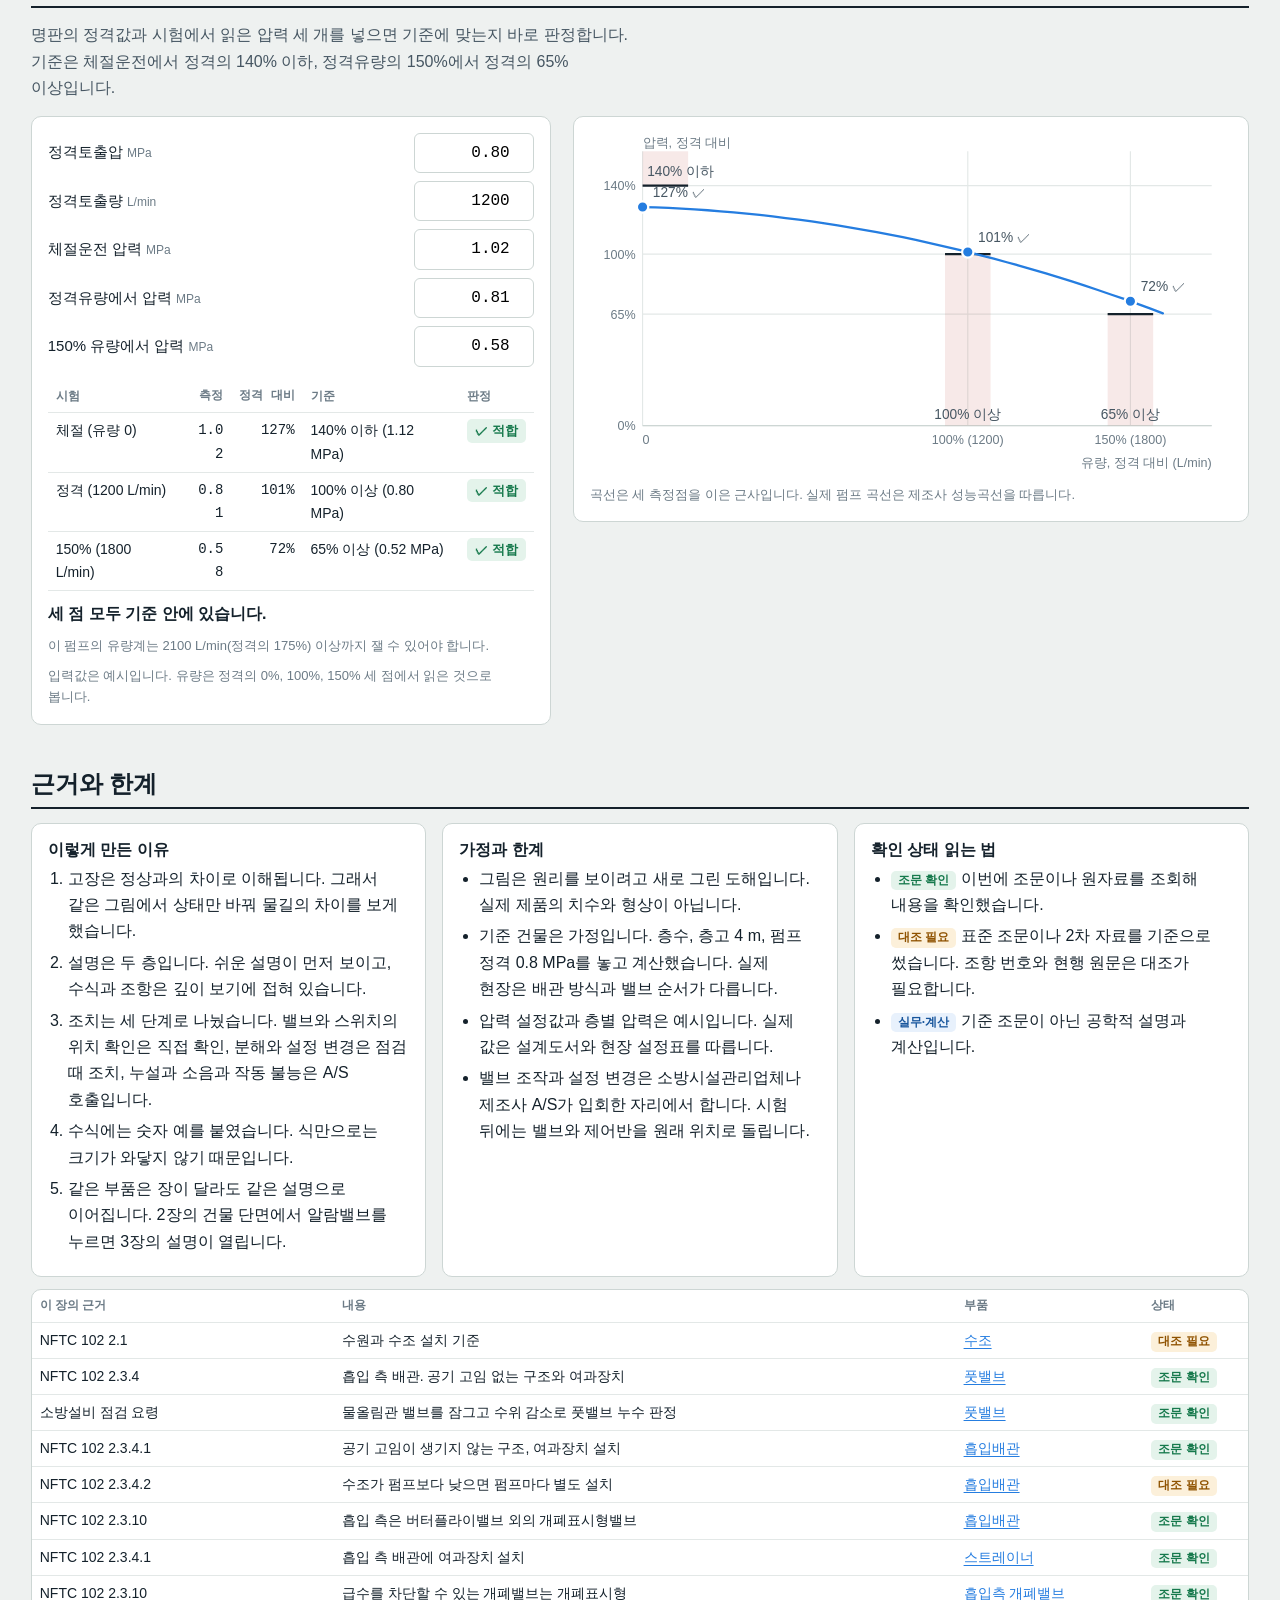
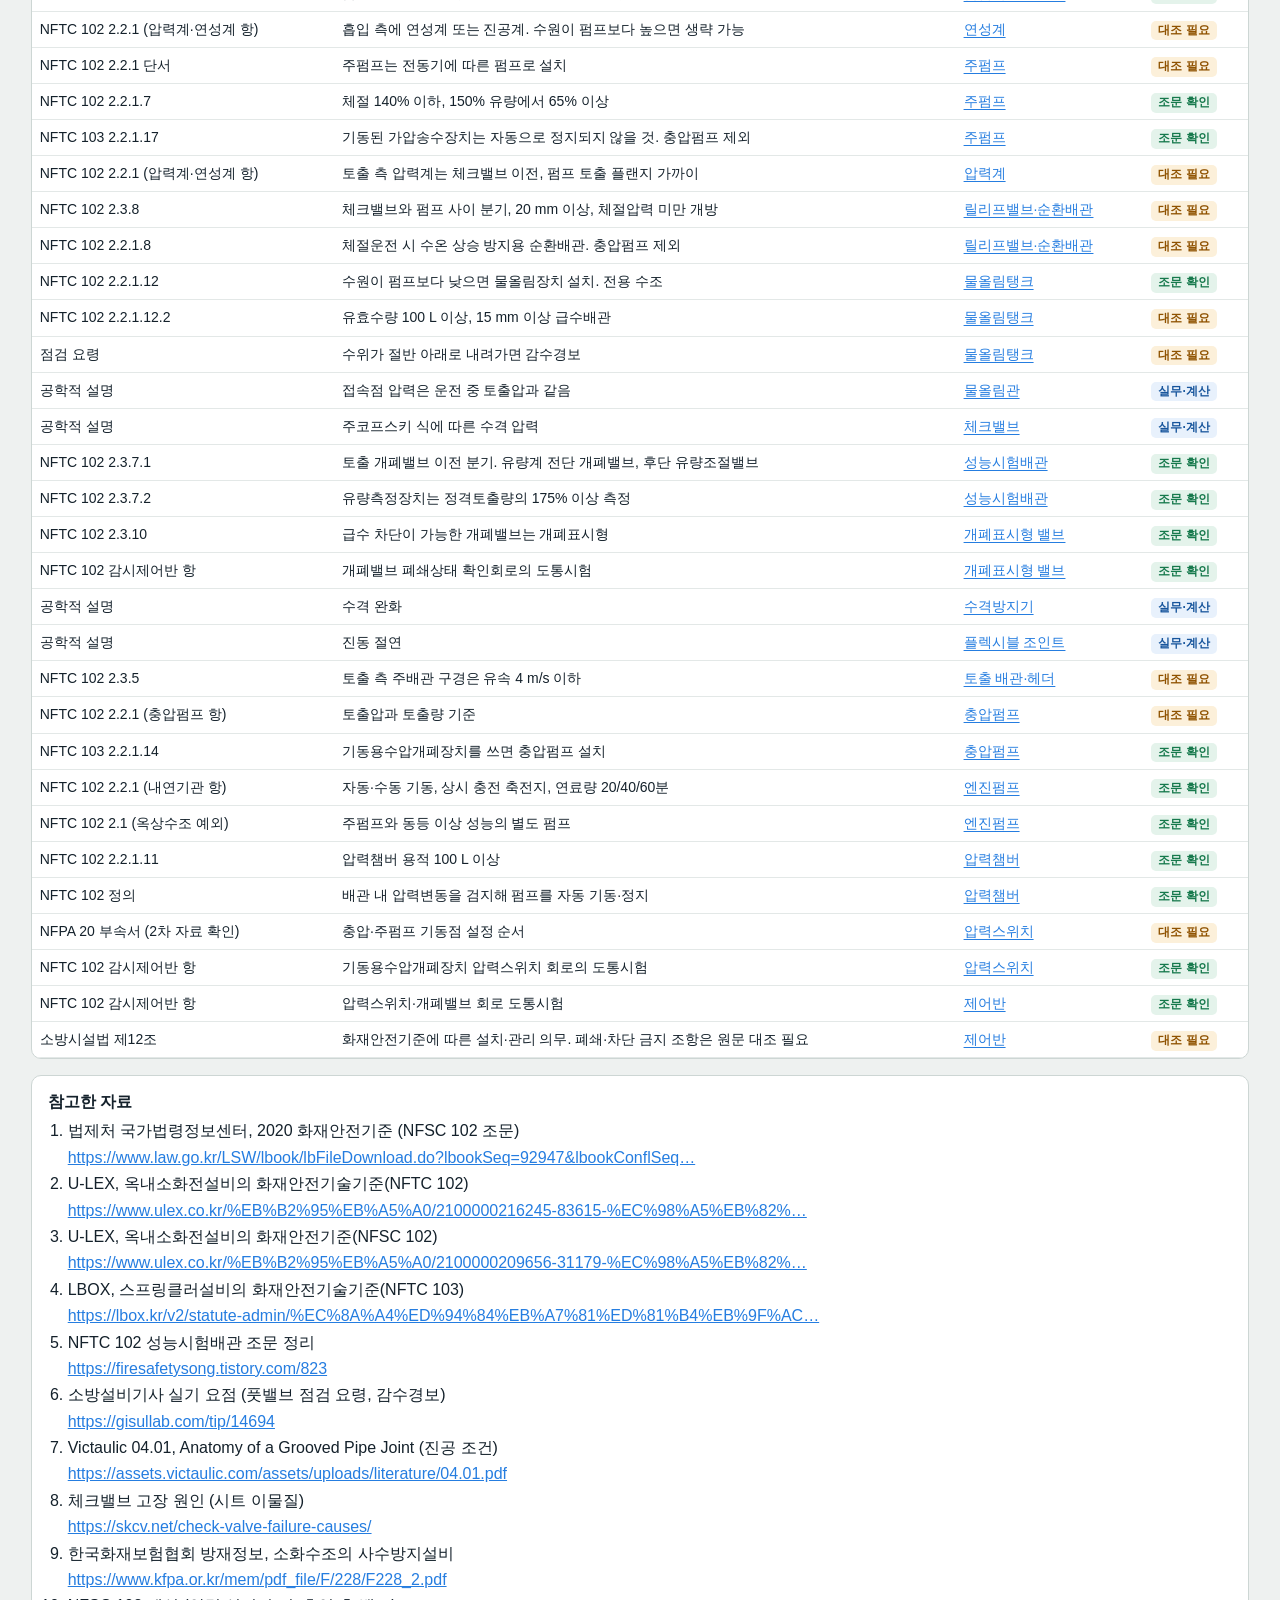
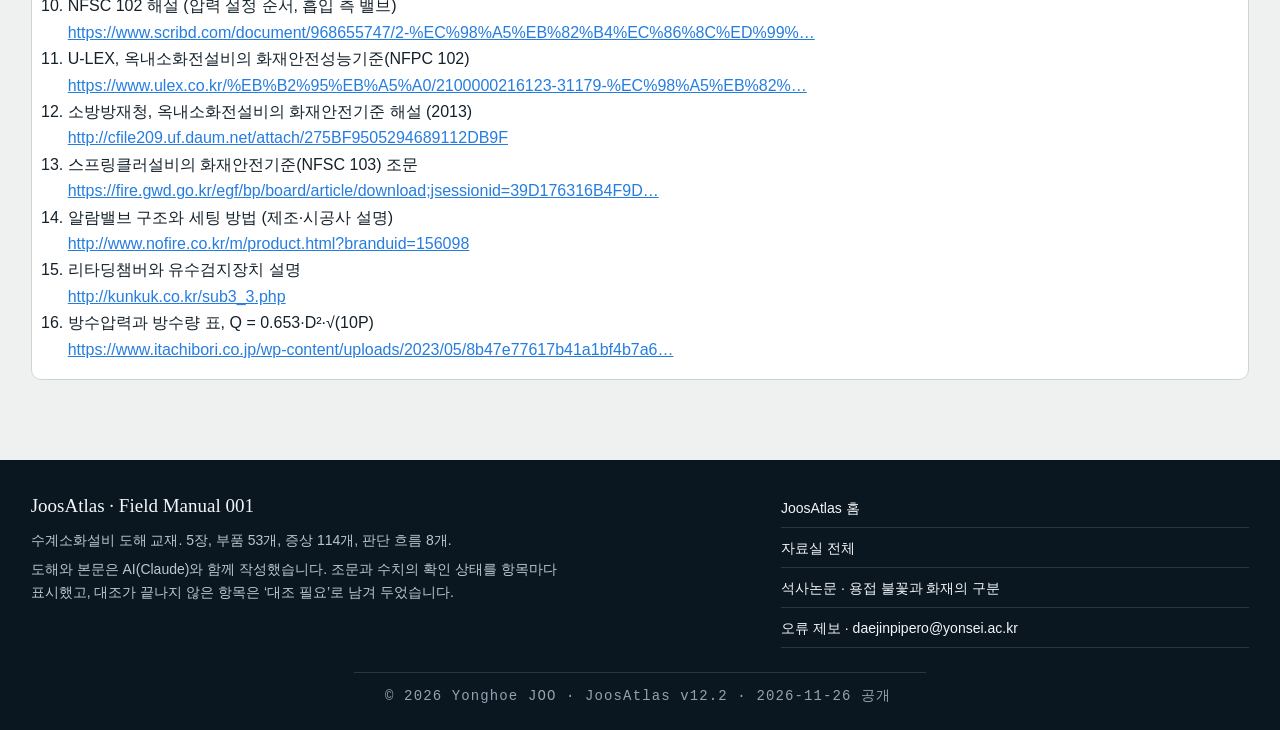
<file: manual-001/index.html>
<!DOCTYPE html>
<html lang="ko">
<head>
<meta charset="utf-8">
<meta name="viewport" content="width=device-width, initial-scale=1">
<title>수계소화설비 도해 교재 — Field Manual 001 · JoosAtlas</title>
<meta name="description" content="펌프실에서 스프링클러 헤드까지, 수계소화설비를 그림으로 읽는 교재. 부품을 누르면 용도, 작동, 고장, 조치, 원리가 열립니다.">
<meta name="author" content="Yonghoe JOO">
<meta name="theme-color" content="#0a1620">
<link rel="canonical" href="https://daejinpipero-gaja.github.io/JoosAtlas/manual-001/">
<meta property="og:site_name" content="JoosAtlas">
<meta property="og:title" content="수계소화설비 도해 교재 — Field Manual 001">
<meta property="og:description" content="펌프실에서 스프링클러 헤드까지, 수계소화설비를 그림으로 읽는 교재. 부품을 누르면 용도, 작동, 고장, 조치, 원리가 열립니다.">
<meta property="og:type" content="article">
<meta property="og:url" content="https://daejinpipero-gaja.github.io/JoosAtlas/manual-001/">
<meta property="og:image" content="https://daejinpipero-gaja.github.io/JoosAtlas/assets/images/manual-001-cover.jpg">
<meta name="twitter:card" content="summary_large_image">
<link rel="icon" href="../favicon.svg" type="image/svg+xml">
<link rel="stylesheet" href="css/site.css?v=12.2.0">
</head>
<body>
<header class="jx-mast">
  <div class="jx-mast-in">
    <a class="jx-brand" href="../index.html" aria-label="JoosAtlas 홈으로">
      <img src="../assets/figures/joosatlas-mark.svg" alt="" width="30" height="30">
      <span><strong>JoosAtlas</strong><small>Field Manual 001</small></span>
    </a>
    <nav class="jx-nav" aria-label="사이트">
      <a href="../index.html">홈</a>
      <a href="../library.html">자료실</a>
      <a href="../thesis-2023.html">석사논문</a>
      <a href="../about.html">소개</a>
    </nav>
  </div>
</header>
<p class="jx-note" lang="en">This field manual is written in Korean. An English edition is not available yet.</p>
<div class="wrap">
<header class="top">
  <div>
    <p class="eyebrow">수계소화설비 도해 교재</p>
    <h1 id="chapTitle">1장. 펌프실</h1>
  </div>
  <nav aria-label="장 목록"><ul class="chapters" id="chapNav"></ul></nav>
</header>
<main id="main"></main>
<section class="sec" id="basis">
  <h2>근거와 한계</h2>
  <div class="basis">
    <div class="card">
      <h3>이렇게 만든 이유</h3>
      <ol>
        <li>고장은 정상과의 차이로 이해됩니다. 그래서 같은 그림에서 상태만 바꿔 물길의 차이를 보게 했습니다.</li>
        <li>설명은 두 층입니다. 쉬운 설명이 먼저 보이고, 수식과 조항은 깊이 보기에 접혀 있습니다.</li>
        <li>조치는 세 단계로 나눴습니다. 밸브와 스위치의 위치 확인은 직접 확인, 분해와 설정 변경은 점검 때 조치, 누설과 소음과 작동 불능은 A/S 호출입니다.</li>
        <li>수식에는 숫자 예를 붙였습니다. 식만으로는 크기가 와닿지 않기 때문입니다.</li>
        <li>같은 부품은 장이 달라도 같은 설명으로 이어집니다. 2장의 건물 단면에서 알람밸브를 누르면 3장의 설명이 열립니다.</li>
      </ol>
    </div>
    <div class="card">
      <h3>가정과 한계</h3>
      <ul>
        <li>그림은 원리를 보이려고 새로 그린 도해입니다. 실제 제품의 치수와 형상이 아닙니다.</li>
        <li>기준 건물은 가정입니다. 층수, 층고 4 m, 펌프 정격 0.8 MPa를 놓고 계산했습니다. 실제 현장은 배관 방식과 밸브 순서가 다릅니다.</li>
        <li>압력 설정값과 층별 압력은 예시입니다. 실제 값은 설계도서와 현장 설정표를 따릅니다.</li>
        <li>밸브 조작과 설정 변경은 소방시설관리업체나 제조사 A/S가 입회한 자리에서 합니다. 시험 뒤에는 밸브와 제어반을 원래 위치로 돌립니다.</li>
      </ul>
    </div>
    <div class="card">
      <h3>확인 상태 읽는 법</h3>
      <ul>
        <li><span class="st v">조문 확인</span> 이번에 조문이나 원자료를 조회해 내용을 확인했습니다.</li>
        <li><span class="st c">대조 필요</span> 표준 조문이나 2차 자료를 기준으로 썼습니다. 조항 번호와 현행 원문은 대조가 필요합니다.</li>
        <li><span class="st p">실무·계산</span> 기준 조문이 아닌 공학적 설명과 계산입니다.</li>
      </ul>
    </div>
  </div>
  <div class="tablewrap" id="codeWrap"><table id="codeTable"><thead><tr><th>이 장의 근거</th><th>내용</th><th>부품</th><th>상태</th></tr></thead><tbody></tbody></table></div>
  <div class="card src" style="margin-top:16px">
    <h3 style="font-size:16px;margin-bottom:6px">참고한 자료</h3>
    <ol id="srcList" style="margin:0;padding-left:20px"></ol>
  </div>
</section>
</div>

<footer class="jx-foot">
  <div class="jx-foot-in">
    <div>
      <strong>JoosAtlas · Field Manual 001</strong>
      <p>수계소화설비 도해 교재. 5장, 부품 53개, 증상 114개, 판단 흐름 8개.</p>
      <p>도해와 본문은 AI(Claude)와 함께 작성했습니다. 조문과 수치의 확인 상태를 항목마다 표시했고, 대조가 끝나지 않은 항목은 ‘대조 필요’로 남겨 두었습니다.</p>
    </div>
    <nav aria-label="관련 자료">
      <a href="../index.html">JoosAtlas 홈</a>
      <a href="../library.html">자료실 전체</a>
      <a href="../thesis-2023.html">석사논문 · 용접 불꽃과 화재의 구분</a>
      <a href="mailto:daejinpipero@yonsei.ac.kr">오류 제보 · daejinpipero@yonsei.ac.kr</a>
    </nav>
  </div>
  <p class="jx-base">© 2026 Yonghoe JOO · JoosAtlas v12.2 · 2026-11-26 공개</p>
</footer>
<script src="js/book.js?v=12.2.0"></script>
<script src="js/scene.js?v=12.2.0"></script>
<script src="js/figs.js?v=12.2.0"></script>
<script src="js/data.js?v=12.2.0"></script>
<script src="js/draw.js?v=12.2.0"></script>
<script src="js/ch1.js?v=12.2.0"></script>
<script src="js/ch2.js?v=12.2.0"></script>
<script src="js/ch3.js?v=12.2.0"></script>
<script src="js/ch4.js?v=12.2.0"></script>
<script src="js/ch5.js?v=12.2.0"></script>
<script src="js/app.js?v=12.2.0"></script>
</body>
</html>
</file>
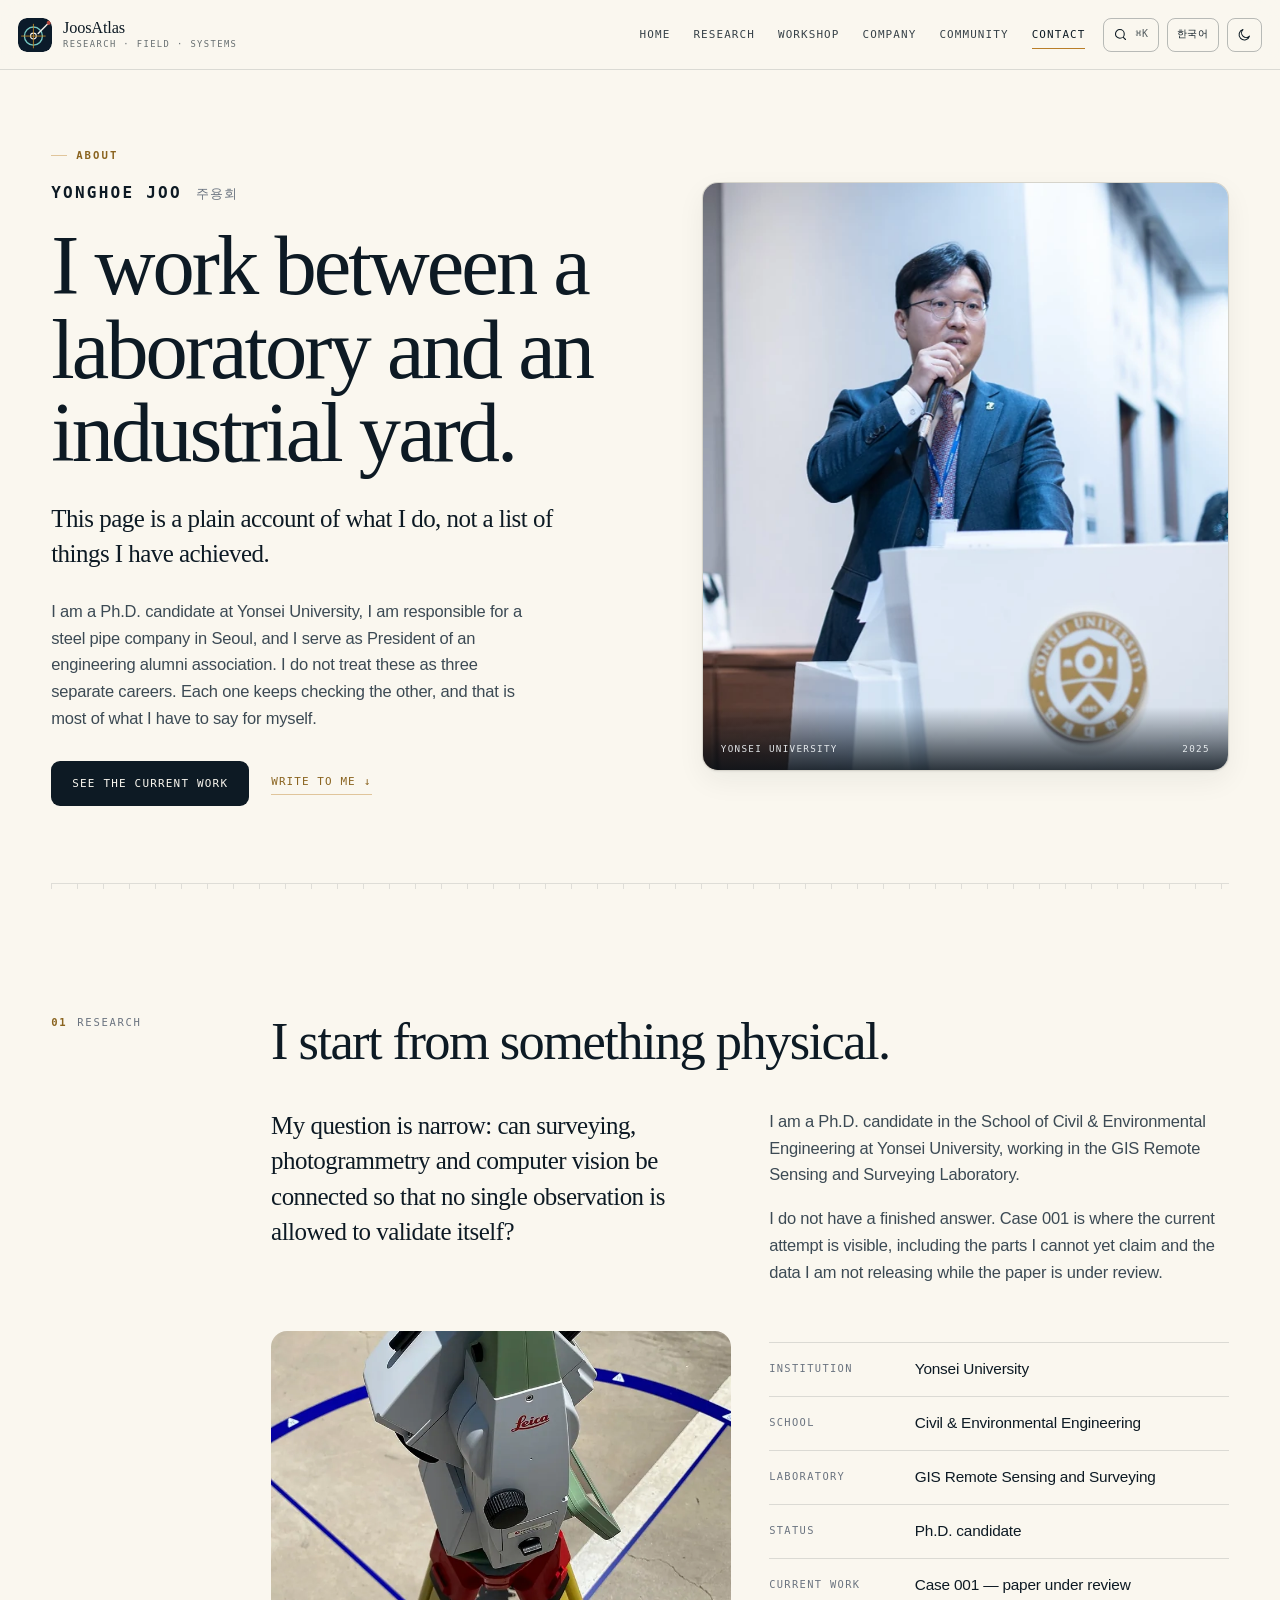
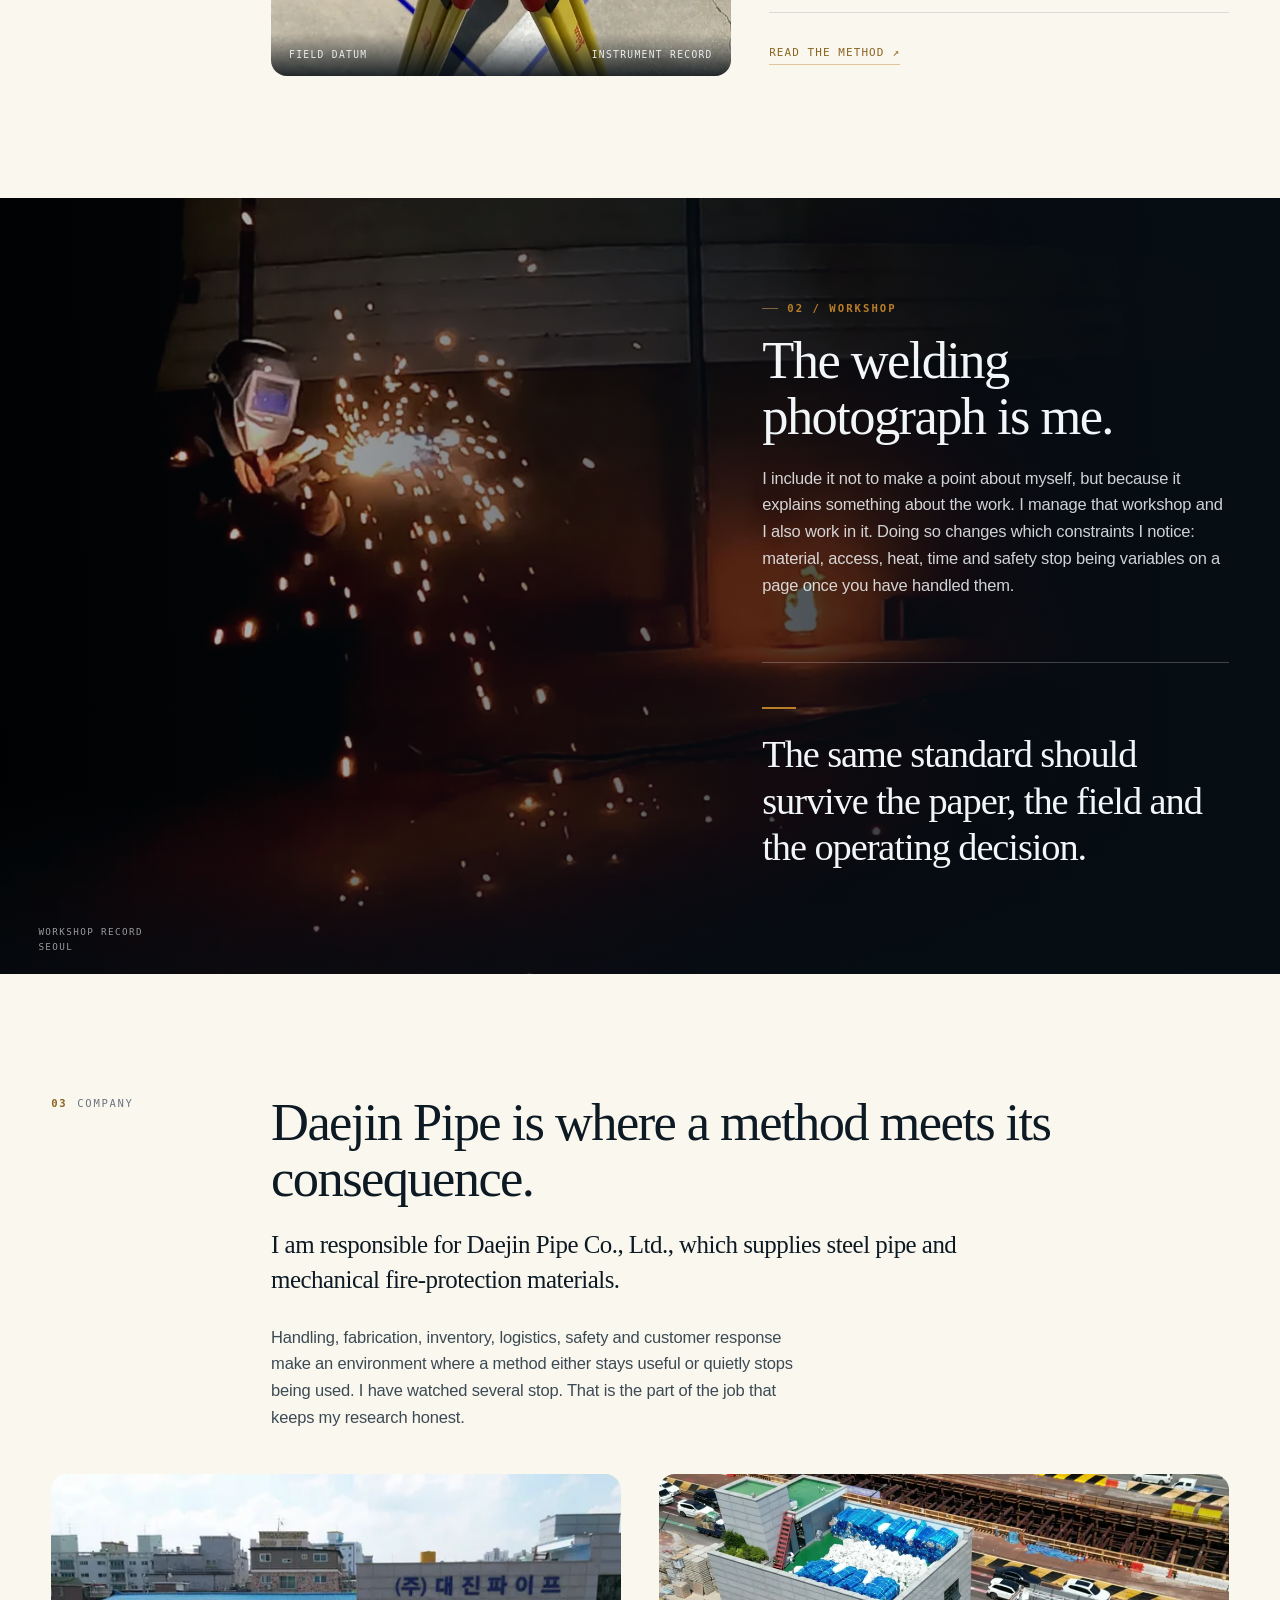
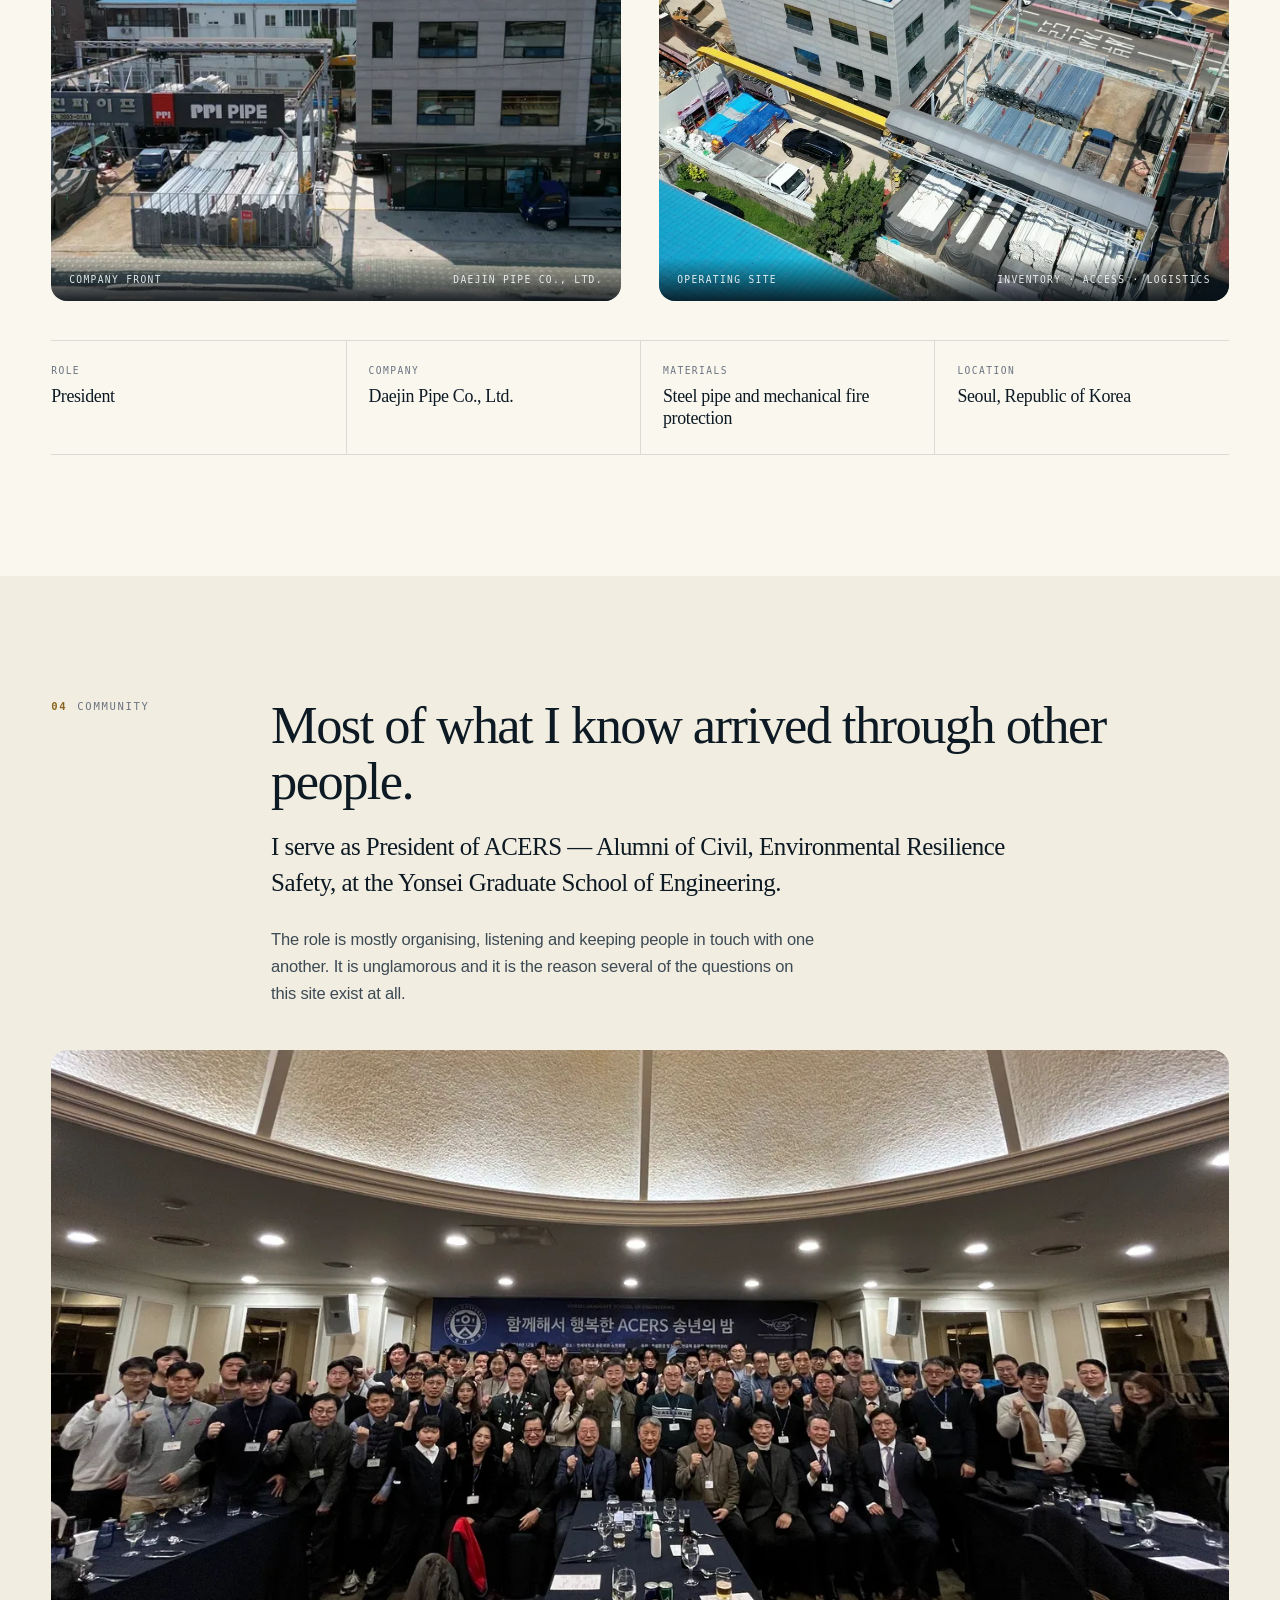
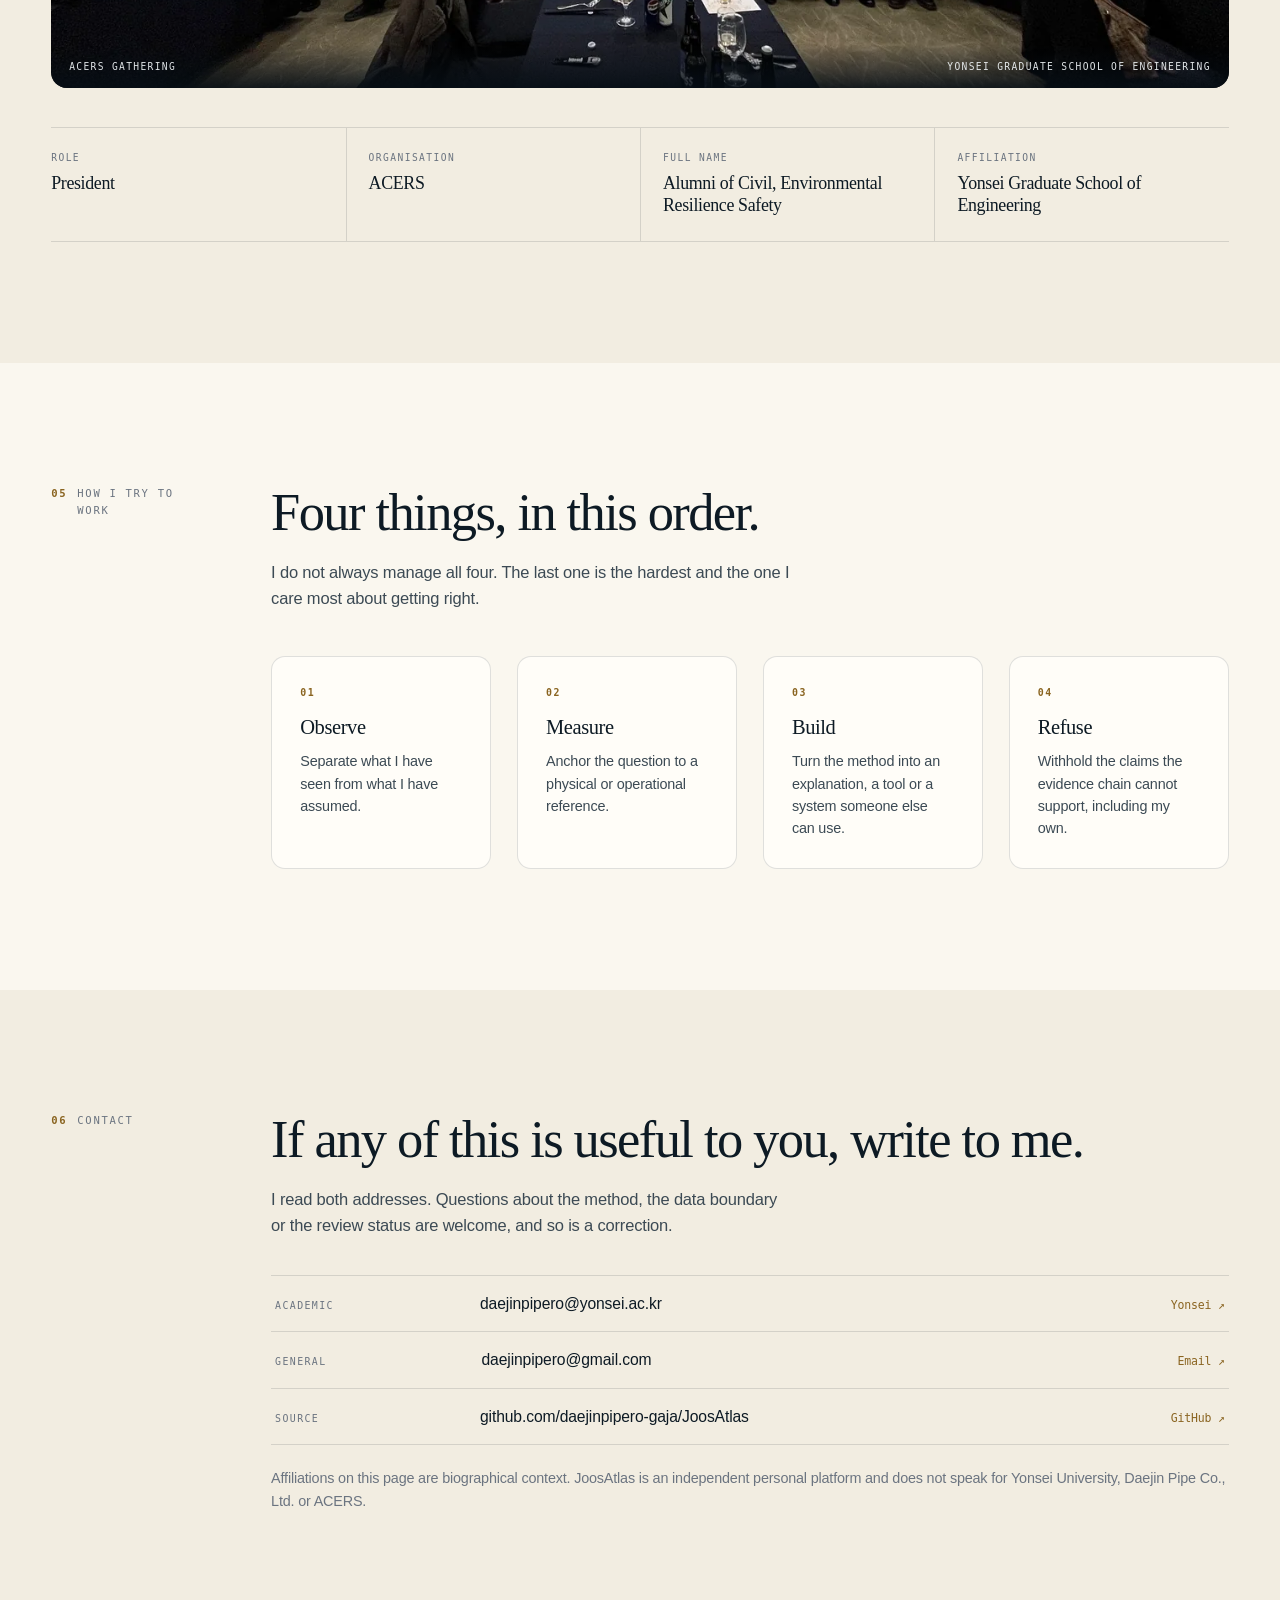
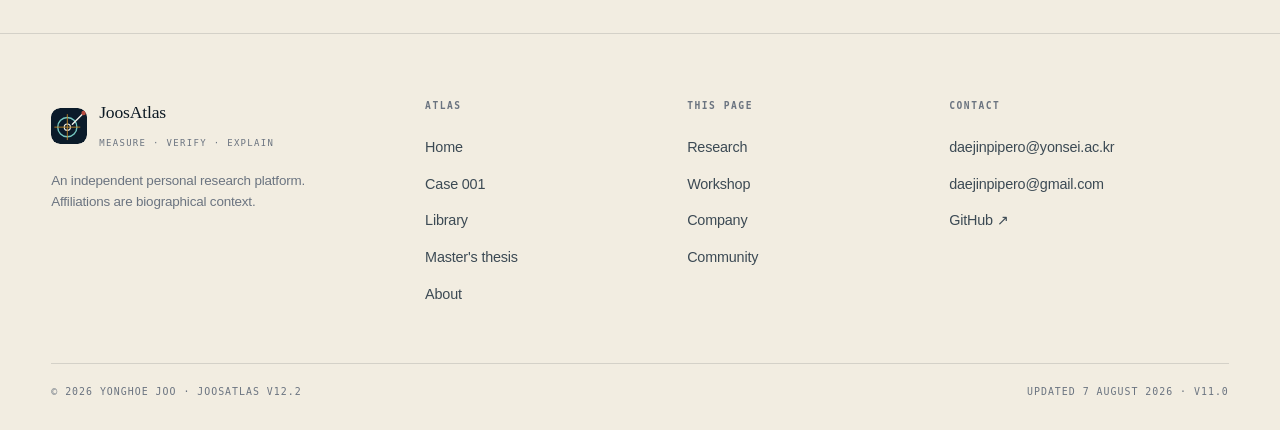
<file: about.html>
<!doctype html>
<html lang="en">
<head>
<meta charset="utf-8" />
<meta name="viewport" content="width=device-width, initial-scale=1" />
<title>Yonghoe JOO — About | JoosAtlas</title>
<meta name="description" content="Yonghoe JOO (주용회): Ph.D. candidate at Yonsei University, responsible for Daejin Pipe Co., Ltd., and President of ACERS. A plain account of the work." />
<meta name="author" content="Yonghoe JOO" />
<meta name="theme-color" content="#faf7ef" />
<link rel="canonical" href="https://daejinpipero-gaja.github.io/JoosAtlas/about.html" />
<meta property="og:site_name" content="JoosAtlas" />
<meta property="og:title" content="Yonghoe JOO — About" />
<meta property="og:description" content="I work between a laboratory and an industrial yard. A plain account of what I do and what I am still working on." />
<meta property="og:type" content="profile" />
<meta property="og:url" content="https://daejinpipero-gaja.github.io/JoosAtlas/about.html" />
<meta property="og:image" content="https://daejinpipero-gaja.github.io/JoosAtlas/assets/images/social-preview.jpg" />
<meta name="twitter:card" content="summary_large_image" />
<link rel="icon" href="favicon.svg" type="image/svg+xml" />
<link rel="manifest" href="site.webmanifest" />
<link rel="stylesheet" href="joosatlas-v10.css?v=12.2.0" />
<script>(()=>{try{const t=localStorage.getItem('joosatlas-theme');if(t==='light'||t==='dark')document.documentElement.setAttribute('data-theme',t);const l=localStorage.getItem('joosatlas-lang');if(l==='ko'||l==='en')document.documentElement.setAttribute('lang',l);}catch(e){}})();</script>
<script type="application/ld+json">
{"@context":"https://schema.org","@type":"ProfilePage",
"mainEntity":{"@type":"Person",
"name":"Yonghoe JOO","givenName":"Yonghoe","familyName":"Joo","alternateName":"주용회",
"jobTitle":"Ph.D. candidate; company president",
"url":"https://daejinpipero-gaja.github.io/JoosAtlas/about.html",
"email":"daejinpipero@yonsei.ac.kr",
"affiliation":[
{"@type":"Organization","name":"Yonsei University — GIS Remote Sensing and Surveying Laboratory"},
{"@type":"Organization","name":"Daejin Pipe Co., Ltd."},
{"@type":"Organization","name":"ACERS"}]}}
</script>
</head>
<body>
<a class="skip-link" href="#main">Skip to content</a>
<div class="progress" aria-hidden="true"><i></i></div>

<header class="hdr is-solid" data-solid="always">
  <a class="brand" href="index.html" aria-label="JoosAtlas home">
    <img src="assets/figures/joosatlas-mark.svg" alt="" width="34" height="34" />
    <span><strong>JoosAtlas</strong><small>Research · Field · Systems</small></span>
  </a>
  <nav class="nav" id="site-nav" aria-label="Primary">
    <a href="index.html">Home</a>
    <a href="#research">Research</a>
    <a href="#operator">Workshop</a>
    <a href="#industry">Company</a>
    <a href="#community">Community</a>
    <a href="#contact">Contact</a>
  </nav>
  <div class="chrome-tools">
    <button class="icon-btn cmdk-open" type="button" aria-label="Open command palette">
      <svg viewBox="0 0 24 24" aria-hidden="true"><circle cx="11" cy="11" r="7"/><path d="m20 20-3.5-3.5"/></svg>
      <span class="kbd">⌘K</span>
    </button>
    <button class="icon-btn lang-btn" type="button" aria-label="Switch language / 언어 전환">
      <span class="ic-to-ko">한국어</span><span class="ic-to-en">EN</span>
    </button>
    <button class="icon-btn theme-btn" type="button" aria-label="Toggle light or dark theme">
      <svg class="ic-moon" viewBox="0 0 24 24" aria-hidden="true"><path d="M20 14.5A8.5 8.5 0 1 1 9.5 4a7 7 0 0 0 10.5 10.5Z"/></svg>
      <svg class="ic-sun" viewBox="0 0 24 24" aria-hidden="true"><circle cx="12" cy="12" r="4.2"/><path d="M12 2.5v2.2M12 19.3v2.2M4.2 4.2l1.6 1.6M18.2 18.2l1.6 1.6M2.5 12h2.2M19.3 12h2.2M4.2 19.8l1.6-1.6M18.2 5.8l1.6-1.6"/></svg>
    </button>
    <button class="icon-btn menu-btn" type="button" aria-expanded="false" aria-controls="site-nav" aria-label="Toggle navigation">Index</button>
  </div>
</header>

<main id="main">

  <!-- ============ HERO: portrait shown whole ============ -->
  <section class="split-hero plane" data-tone="light">
    <div class="frame split-hero-grid">
      <div>
        <p class="eyebrow">About</p>
        <p class="name-line"><b>YONGHOE JOO</b><span>주용회</span></p>
        <h1 class="d1">I work between a laboratory and an industrial yard.</h1>
        <p class="lede" style="margin-top:26px;max-width:44ch">This page is a plain account of what I do, not a list of things I have achieved.</p>
        <p class="body-2" style="margin-top:18px;max-width:52ch">I am a Ph.D. candidate at Yonsei University, I am responsible for a steel pipe company in Seoul, and I serve as President of an engineering alumni association. I do not treat these as three separate careers. Each one keeps checking the other, and that is most of what I have to say for myself.</p>
        <div class="hero-cta" style="margin-top:30px">
          <a class="btn btn-solid" href="case-001.html">See the current work</a>
          <a class="link-arrow" href="#contact">Write to me <span aria-hidden="true">↓</span></a>
        </div>
      </div>
      <figure class="portrait-frame rv" data-portrait="joo-speaking">
        <img src="assets/images/joo-speaking.webp" alt="Yonghoe JOO speaking at a lectern bearing the Yonsei University emblem." width="635" height="710" fetchpriority="high" />
        <figcaption><span>Yonsei University</span><span>2025</span></figcaption>
      </figure>
    </div>
  </section>

  <div class="frame"><div class="tick-rule" aria-hidden="true"></div></div>

  <!-- ============ 01 RESEARCH ============ -->
  <section id="research" class="sec plane" data-tone="light">
    <div class="frame rail-grid">
      <div class="rail-head"><p class="num-tag"><b>01</b> Research</p></div>
      <div>
        <h2 class="d2">I start from something physical.</h2>
        <div class="cols-2" style="margin-top:clamp(24px,3vw,40px)">
          <p class="lede">My question is narrow: can surveying, photogrammetry and computer vision be connected so that no single observation is allowed to validate itself?</p>
          <div class="body-2">
            <p>I am a Ph.D. candidate in the School of Civil &amp; Environmental Engineering at Yonsei University, working in the GIS Remote Sensing and Surveying Laboratory.</p>
            <p>I do not have a finished answer. Case 001 is where the current attempt is visible, including the parts I cannot yet claim and the data I am not releasing while the paper is under review.</p>
          </div>
        </div>
        <div class="cols-2" style="margin-top:clamp(30px,3.6vw,46px);align-items:center">
          <figure class="feature-media rv">
            <img src="assets/images/instrument-editorial.webp" srcset="assets/images/instrument-editorial-800.webp 800w, assets/images/instrument-editorial.webp 1400w" sizes="(max-width:900px) 100vw, 700px" alt="A total station set up above a marked field datum." loading="lazy" />
            <figcaption class="media-tag"><span>Field datum</span><span>Instrument record</span></figcaption>
          </figure>
          <div class="rv rv-d1">
            <dl class="def-list">
              <div><dt>Institution</dt><dd>Yonsei University</dd></div>
              <div><dt>School</dt><dd>Civil &amp; Environmental Engineering</dd></div>
              <div><dt>Laboratory</dt><dd>GIS Remote Sensing and Surveying</dd></div>
              <div><dt>Status</dt><dd>Ph.D. candidate</dd></div>
              <div><dt>Current work</dt><dd>Case 001 — paper under review</dd></div>
            </dl>
            <p style="margin-top:24px"><a class="link-arrow" href="case-001.html">Read the method <span aria-hidden="true">↗</span></a></p>
          </div>
        </div>
      </div>
    </div>
  </section>

  <!-- ============ 02 WORKSHOP ============ -->
  <section id="operator" class="cinema cinema-right" data-tone="dark" style="--focus:32% 20%;--stack-ratio:16/11">
    <div class="cinema-media" data-portrait="welding"><img src="assets/images/welding-wide.webp" srcset="assets/images/welding-wide-800.webp 800w, assets/images/welding-wide-1400.webp 1400w, assets/images/welding-wide.webp 1800w" sizes="100vw" alt="Yonghoe JOO welding in an industrial workshop." loading="lazy" /></div>
    <div class="cinema-veil"></div>
    <div class="frame cinema-body rv">
      <p class="eyebrow">02 / Workshop</p>
      <h2 class="d2">The welding photograph is me.</h2>
      <p style="margin-top:20px">I include it not to make a point about myself, but because it explains something about the work. I manage that workshop and I also work in it. Doing so changes which constraints I notice: material, access, heat, time and safety stop being variables on a page once you have handled them.</p>
      <blockquote class="quote" style="border-top-color:rgba(242,246,248,.24);max-width:30ch">The same standard should survive the paper, the field and the operating decision.</blockquote>
    </div>
    <div class="cinema-cap"><span>Workshop record</span><span>Seoul</span></div>
  </section>

  <!-- ============ 03 COMPANY ============ -->
  <section id="industry" class="sec plane" data-tone="light">
    <div class="frame rail-grid">
      <div class="rail-head"><p class="num-tag"><b>03</b> Company</p></div>
      <div>
        <h2 class="d2">Daejin Pipe is where a method meets its consequence.</h2>
        <p class="lede narrow" style="margin-top:20px">I am responsible for Daejin Pipe Co., Ltd., which supplies steel pipe and mechanical fire-protection materials.</p>
        <p class="body-2" style="margin-top:18px;max-width:60ch">Handling, fabrication, inventory, logistics, safety and customer response make an environment where a method either stays useful or quietly stops being used. I have watched several stop. That is the part of the job that keeps my research honest.</p>
      </div>
    </div>
    <div class="frame">
      <div class="cols-2" style="margin-top:clamp(28px,3.4vw,46px)">
        <figure class="feature-media rv">
          <img src="assets/images/daejin-front.webp" srcset="assets/images/daejin-front-800.webp 800w, assets/images/daejin-front-1400.webp 1400w, assets/images/daejin-front.webp 2048w" sizes="(max-width:900px) 100vw, 700px" alt="Front view of Daejin Pipe Co., Ltd. and its operating yard." loading="lazy" />
          <figcaption class="media-tag"><span>Company front</span><span>Daejin Pipe Co., Ltd.</span></figcaption>
        </figure>
        <figure class="feature-media rv rv-d1">
          <img src="assets/images/daejin-aerial.webp" srcset="assets/images/daejin-aerial-800.webp 800w, assets/images/daejin-aerial-1400.webp 1400w, assets/images/daejin-aerial.webp 2048w" sizes="100vw" alt="Aerial view of the Daejin Pipe site and surrounding infrastructure." loading="lazy" />
          <figcaption class="media-tag"><span>Operating site</span><span>Inventory · access · logistics</span></figcaption>
        </figure>
      </div>
      <div class="fact-strip" style="margin-top:clamp(26px,3vw,40px)">
        <div><span>Role</span><strong>President</strong></div>
        <div><span>Company</span><strong>Daejin Pipe Co., Ltd.</strong></div>
        <div><span>Materials</span><strong>Steel pipe and mechanical fire protection</strong></div>
        <div><span>Location</span><strong>Seoul, Republic of Korea</strong></div>
      </div>
    </div>
  </section>

  <!-- ============ 04 COMMUNITY ============ -->
  <section id="community" class="sec plane-2" data-tone="light">
    <div class="frame rail-grid">
      <div class="rail-head"><p class="num-tag"><b>04</b> Community</p></div>
      <div>
        <h2 class="d2">Most of what I know arrived through other people.</h2>
        <p class="lede narrow" style="margin-top:20px">I serve as President of ACERS — Alumni of Civil, Environmental Resilience Safety, at the Yonsei Graduate School of Engineering.</p>
        <p class="body-2" style="margin-top:18px;max-width:60ch">The role is mostly organising, listening and keeping people in touch with one another. It is unglamorous and it is the reason several of the questions on this site exist at all.</p>
      </div>
    </div>
    <div class="frame">
      <figure class="feature-media rv" style="margin-top:clamp(28px,3.4vw,44px)" data-portrait="acers-group">
        <img src="assets/images/acers-group.webp" srcset="assets/images/acers-group-800.webp 800w, assets/images/acers-group-1400.webp 1400w, assets/images/acers-group.webp 2048w" sizes="(max-width:900px) 100vw, 1360px" alt="ACERS alumni gathered at a Yonsei Graduate School of Engineering event." loading="lazy" style="aspect-ratio:2048/1110" />
        <figcaption class="media-tag"><span>ACERS gathering</span><span>Yonsei Graduate School of Engineering</span></figcaption>
      </figure>
      <div class="fact-strip" style="margin-top:clamp(26px,3vw,40px)">
        <div><span>Role</span><strong>President</strong></div>
        <div><span>Organisation</span><strong>ACERS</strong></div>
        <div><span>Full name</span><strong>Alumni of Civil, Environmental Resilience Safety</strong></div>
        <div><span>Affiliation</span><strong>Yonsei Graduate School of Engineering</strong></div>
      </div>
    </div>
  </section>

  <!-- ============ 05 METHOD ============ -->
  <section id="method" class="sec plane" data-tone="light">
    <div class="frame rail-grid">
      <div class="rail-head"><p class="num-tag"><b>05</b> How I try to work</p></div>
      <div>
        <h2 class="d2">Four things, in this order.</h2>
        <p class="body-2" style="margin-top:18px;max-width:58ch">I do not always manage all four. The last one is the hardest and the one I care most about getting right.</p>
        <div class="cols-4" style="margin-top:clamp(28px,3.4vw,44px)">
          <article class="card card-hover rv"><span class="card-num">01</span><h3 class="d4">Observe</h3><p class="small" style="margin-top:10px">Separate what I have seen from what I have assumed.</p></article>
          <article class="card card-hover rv rv-d1"><span class="card-num">02</span><h3 class="d4">Measure</h3><p class="small" style="margin-top:10px">Anchor the question to a physical or operational reference.</p></article>
          <article class="card card-hover rv rv-d2"><span class="card-num">03</span><h3 class="d4">Build</h3><p class="small" style="margin-top:10px">Turn the method into an explanation, a tool or a system someone else can use.</p></article>
          <article class="card card-hover rv rv-d3"><span class="card-num">04</span><h3 class="d4">Refuse</h3><p class="small" style="margin-top:10px">Withhold the claims the evidence chain cannot support, including my own.</p></article>
        </div>
      </div>
    </div>
  </section>

  <!-- ============ 06 CONTACT ============ -->
  <section id="contact" class="sec plane-2" data-tone="light">
    <div class="frame rail-grid">
      <div class="rail-head"><p class="num-tag"><b>06</b> Contact</p></div>
      <div>
        <h2 class="d2">If any of this is useful to you, write to me.</h2>
        <p class="body-2" style="margin-top:18px;max-width:56ch">I read both addresses. Questions about the method, the data boundary or the review status are welcome, and so is a correction.</p>
        <div class="contact-list">
          <a href="mailto:daejinpipero@yonsei.ac.kr">
            <span>Academic</span><strong>daejinpipero@yonsei.ac.kr</strong><b>Yonsei ↗</b>
          </a>
          <a href="mailto:daejinpipero@gmail.com">
            <span>General</span><strong>daejinpipero@gmail.com</strong><b>Email ↗</b>
          </a>
          <a href="https://github.com/daejinpipero-gaja/JoosAtlas">
            <span>Source</span><strong>github.com/daejinpipero-gaja/JoosAtlas</strong><b>GitHub ↗</b>
          </a>
        </div>
        <p class="small" style="margin-top:22px;color:var(--ink-3)">Affiliations on this page are biographical context. JoosAtlas is an independent personal platform and does not speak for Yonsei University, Daejin Pipe Co., Ltd. or ACERS.</p>
      </div>
    </div>
  </section>

</main>

<footer class="ftr" data-tone="light">
  <div class="frame">
    <div class="ftr-grid">
      <div>
        <div class="ftr-brand">
          <img src="assets/figures/joosatlas-mark.svg" alt="" width="36" height="36" />
          <span><strong>JoosAtlas</strong><small>Measure · Verify · Explain</small></span>
        </div>
        <p class="ftr-note">An independent personal research platform. Affiliations are biographical context.</p>
      </div>
      <div><h4>Atlas</h4><ul><li><a href="index.html">Home</a></li><li><a href="case-001.html">Case 001</a></li><li><a href="library.html">Library</a></li><li><a href="thesis-2023.html">Master's thesis</a></li><li><a href="about.html">About</a></li></ul></div>
      <div><h4>This page</h4><ul><li><a href="#research">Research</a></li><li><a href="#operator">Workshop</a></li><li><a href="#industry">Company</a></li><li><a href="#community">Community</a></li></ul></div>
      <div><h4>Contact</h4><ul>
        <li><a href="mailto:daejinpipero@yonsei.ac.kr">daejinpipero@yonsei.ac.kr</a></li>
        <li><a href="mailto:daejinpipero@gmail.com">daejinpipero@gmail.com</a></li>
        <li><a href="https://github.com/daejinpipero-gaja/JoosAtlas">GitHub ↗</a></li>
      </ul></div>
    </div>
    <div class="ftr-base">
      <span>© <span data-year>2026</span> Yonghoe JOO · JoosAtlas v12.2</span>
      <span>Updated <time data-updated datetime="2026-08-07">7 August 2026</time> · v11.0</span>
    </div>
  </div>
</footer>

<div class="cmdk" role="dialog" aria-modal="true" aria-label="Command palette">
  <div class="cmdk-veil"></div>
  <div class="cmdk-box">
    <div class="cmdk-field">
      <svg viewBox="0 0 24 24" aria-hidden="true"><circle cx="11" cy="11" r="7"/><path d="m20 20-3.5-3.5"/></svg>
      <input type="text" role="combobox" aria-expanded="true" aria-controls="cmdk-results" aria-autocomplete="list" placeholder="Search sections, figures and actions…" aria-label="Search JoosAtlas" autocomplete="off" spellcheck="false" />
      <span class="cmdk-esc">ESC</span>
    </div>
    <div class="cmdk-list" id="cmdk-results" role="listbox" aria-label="Results"></div>
    <div class="cmdk-foot"><span>↑↓ navigate</span><span>↵ open</span><span>⌘K toggle</span><span>T theme</span><span>L 한국어 / EN</span></div>
  </div>
</div>

<script src="joosatlas-i18n.js?v=12.2.0"></script>
<script src="joosatlas-library.js?v=12.2.0"></script>
<script src="joosatlas-v10.js?v=12.2.0"></script>
</body>
</html>
</file>
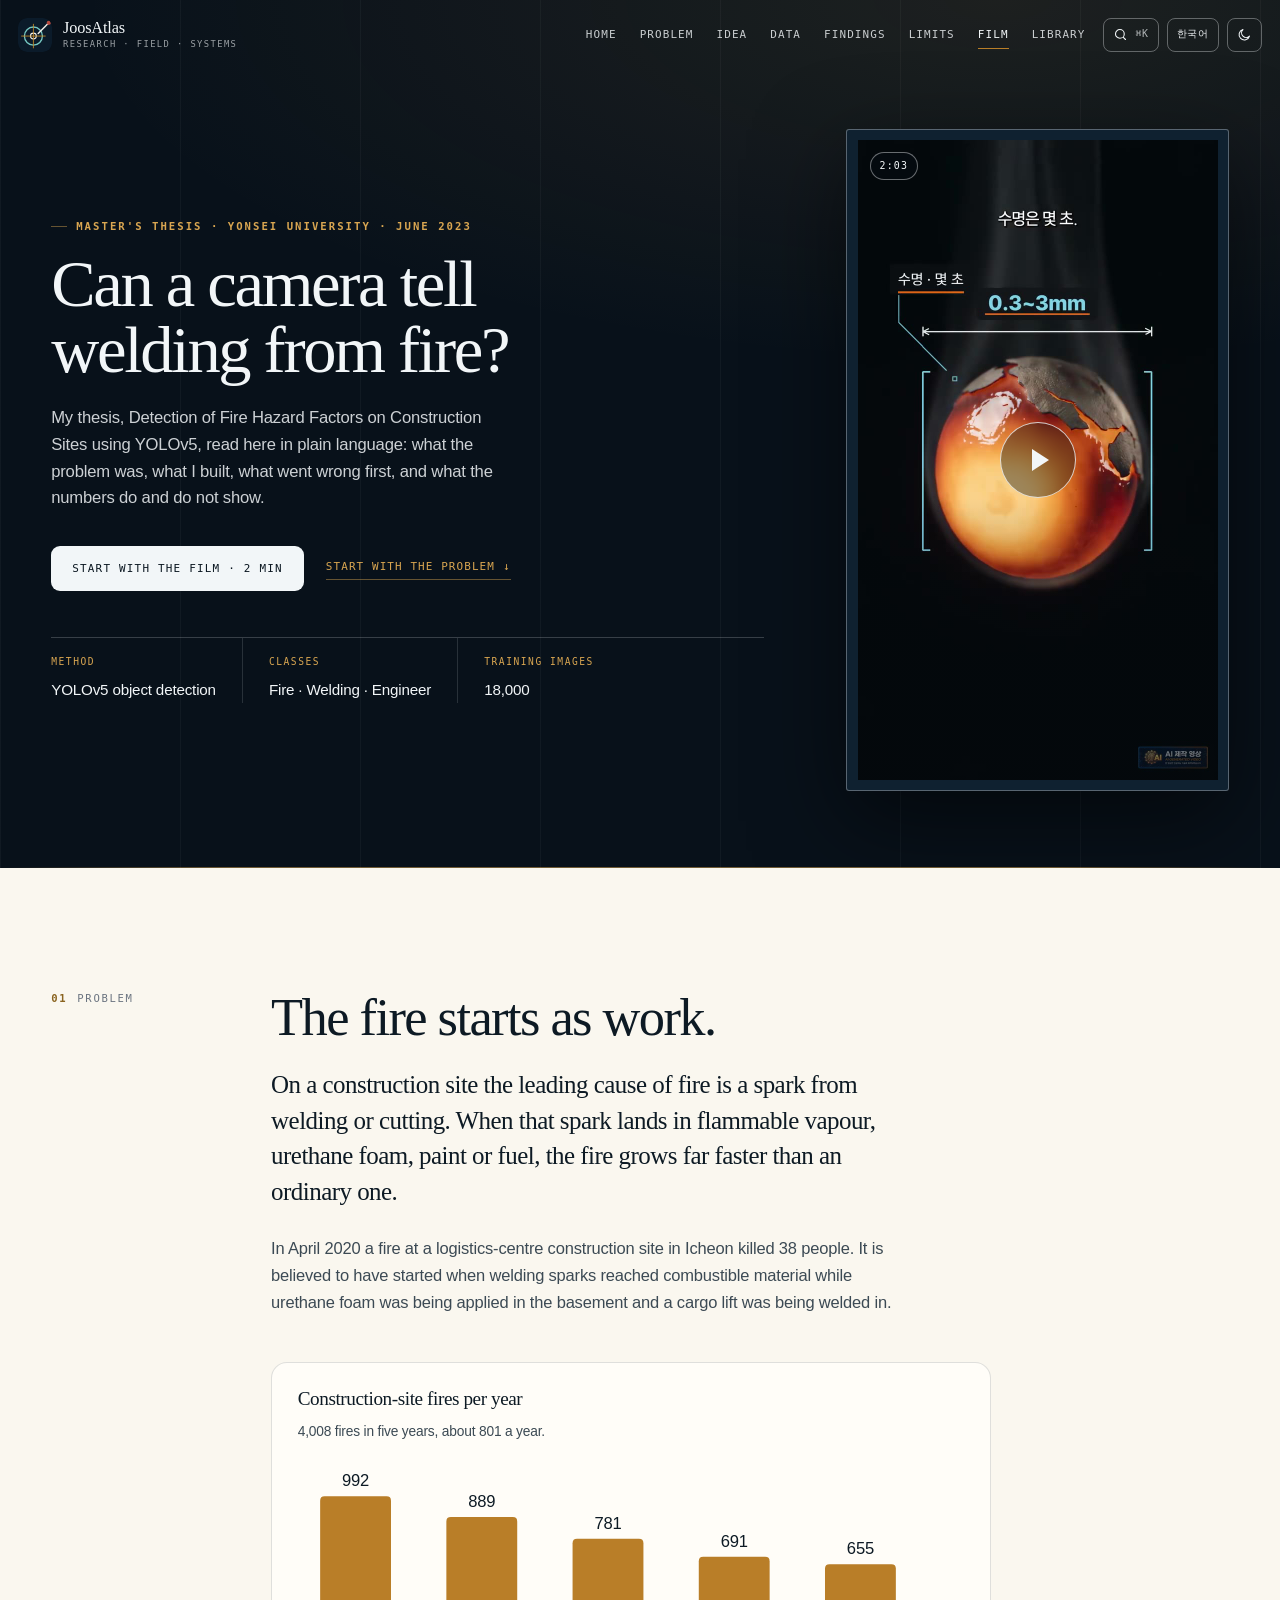
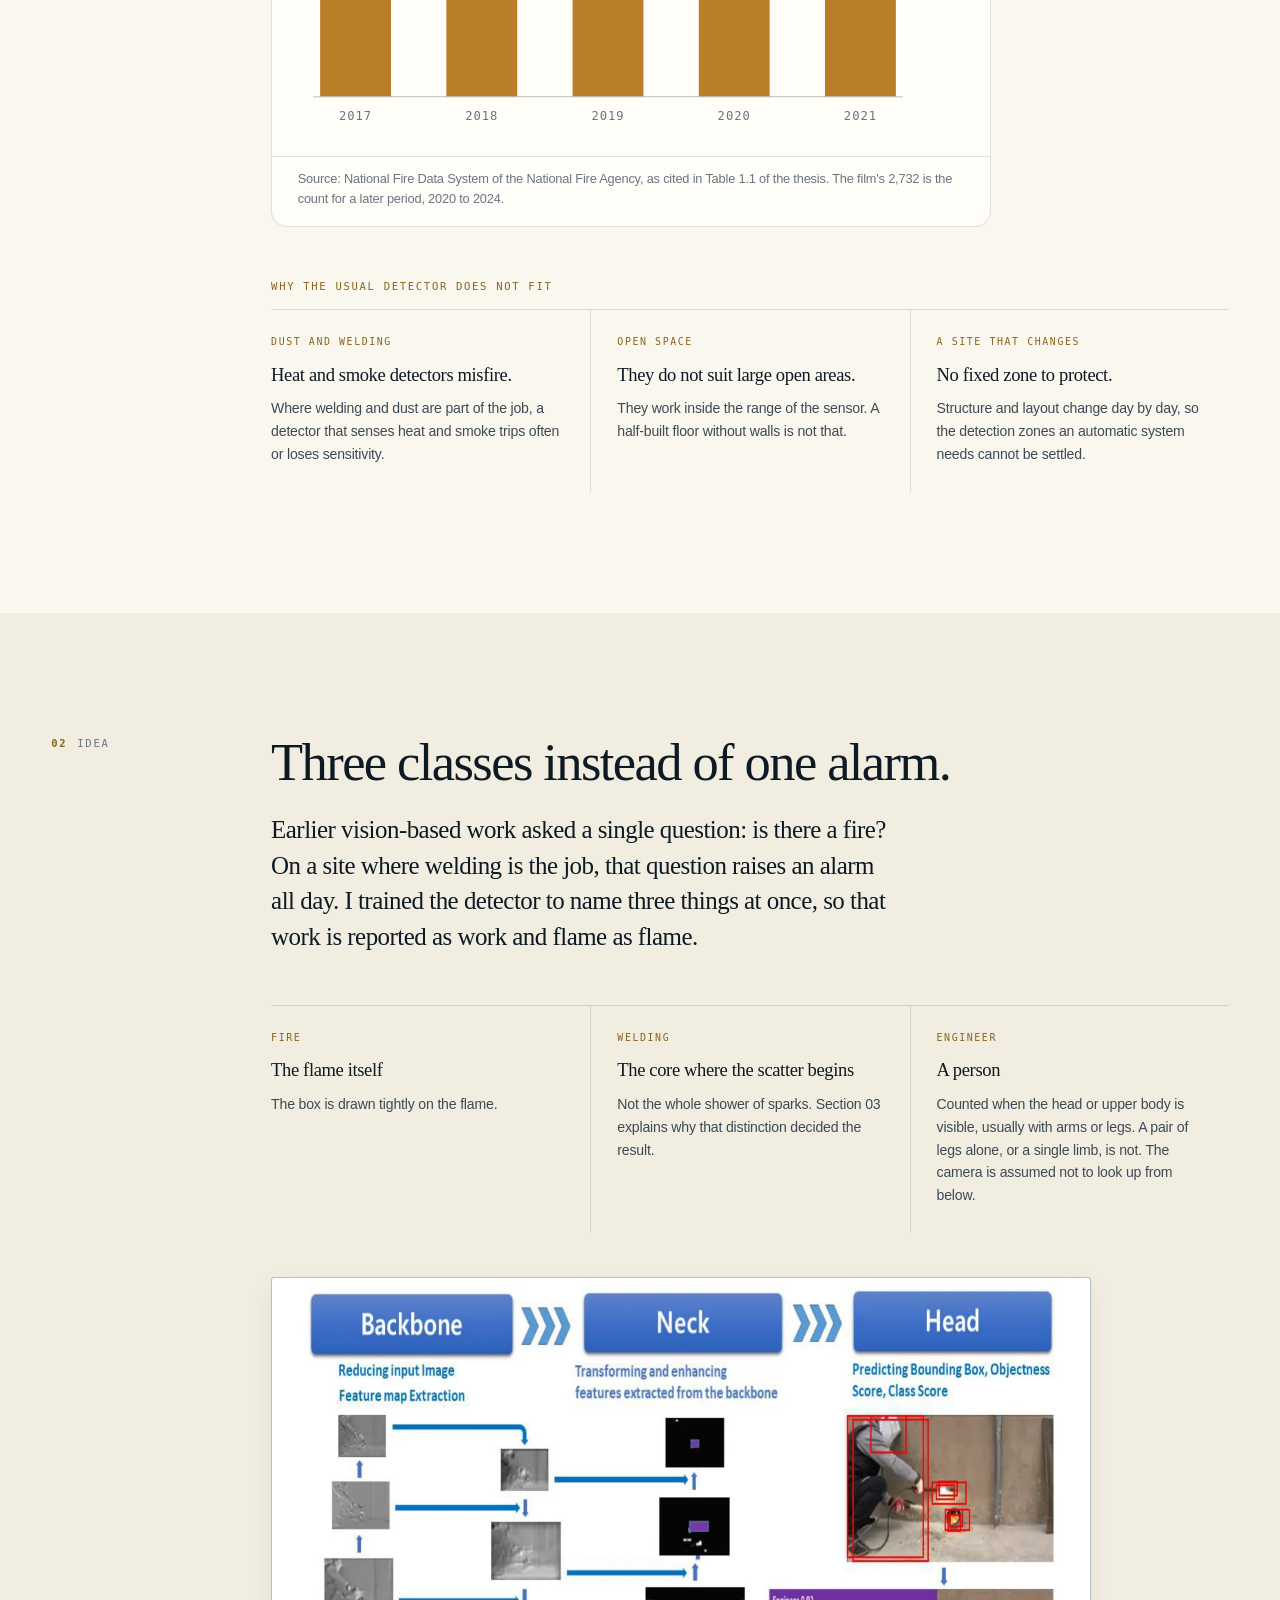
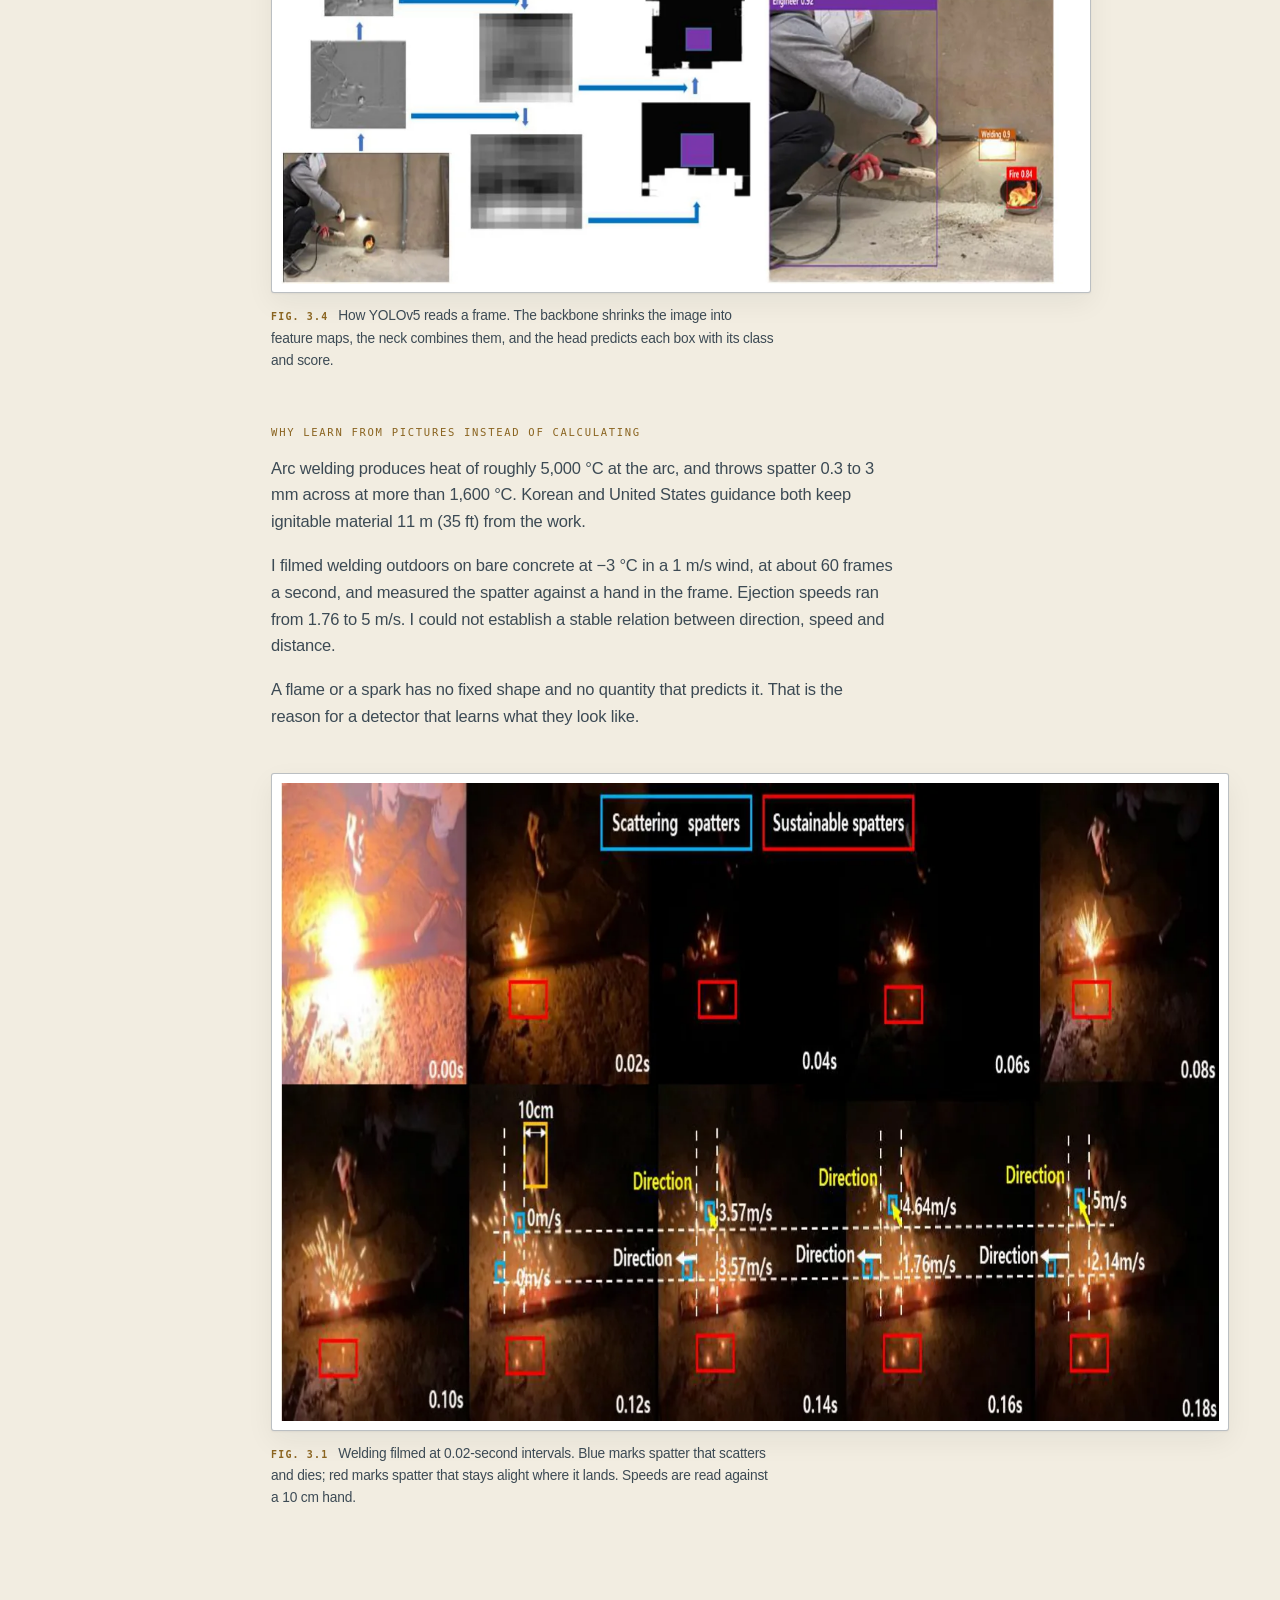
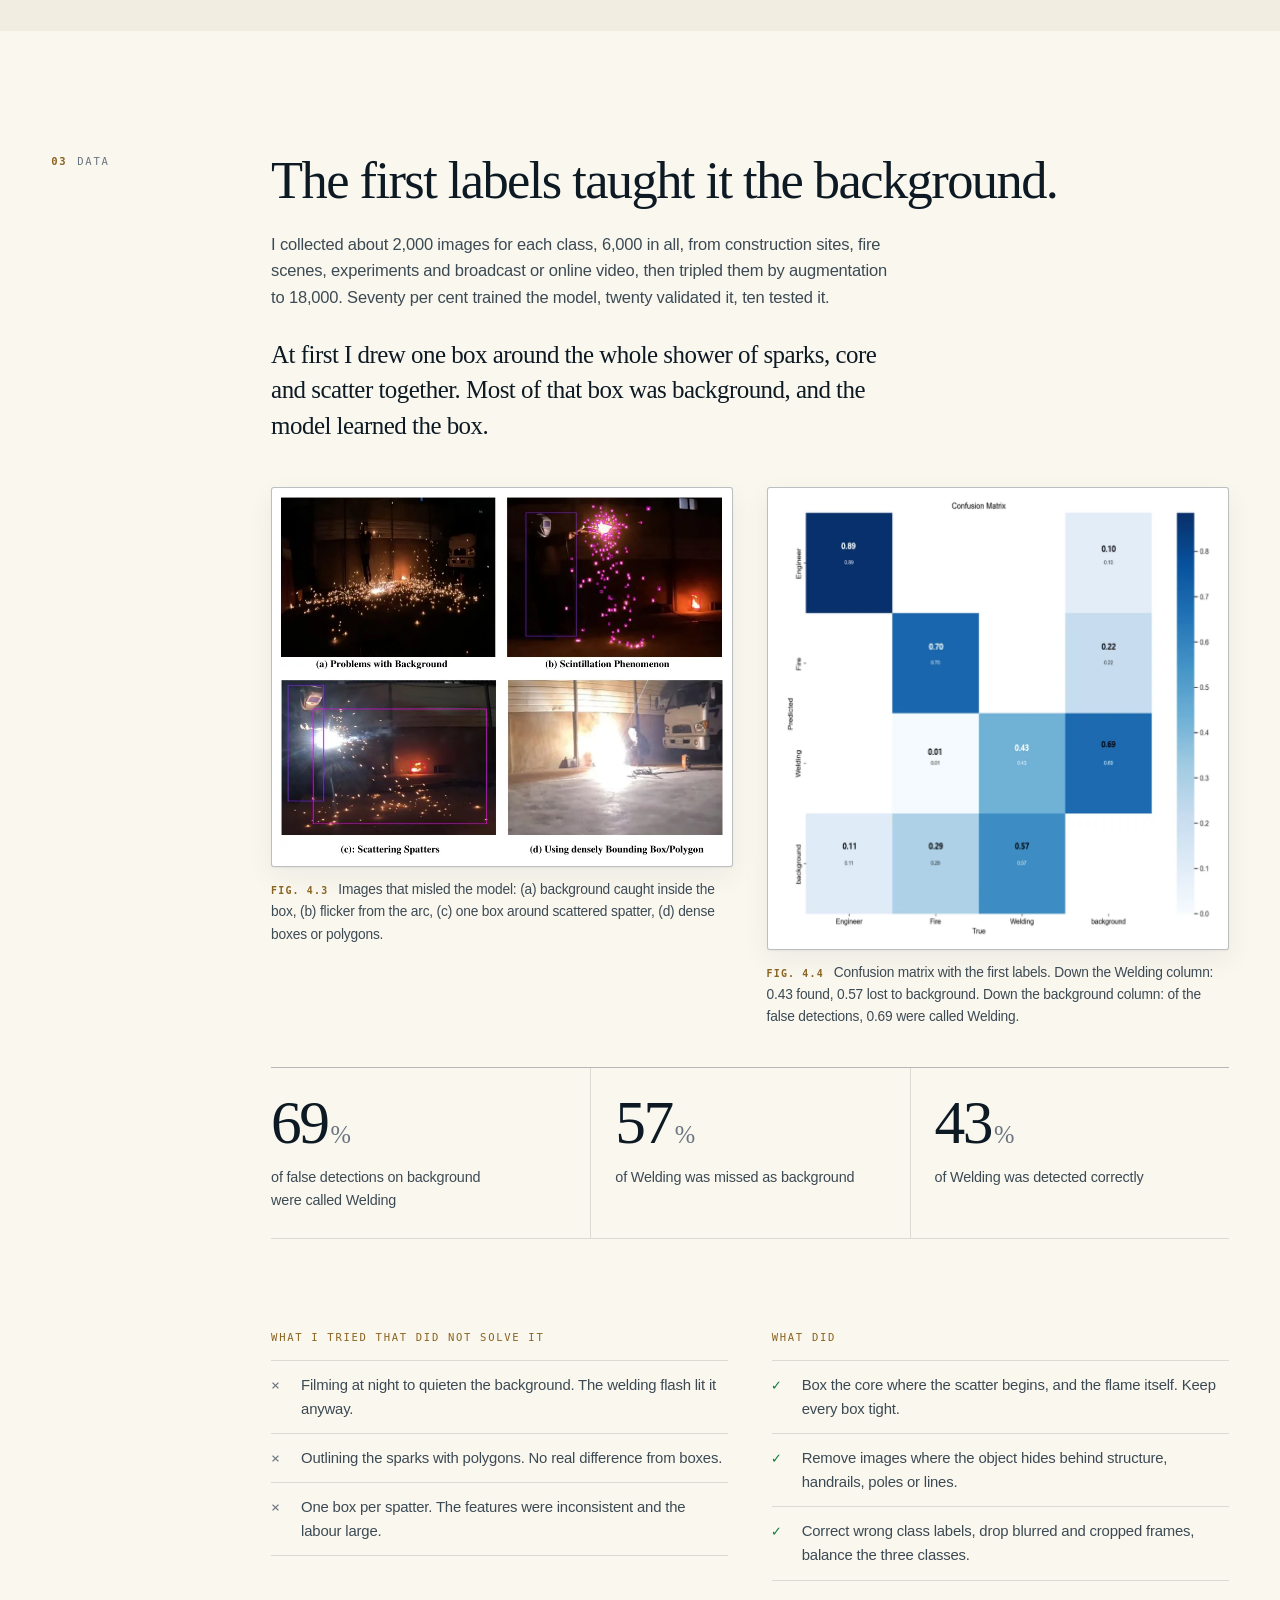
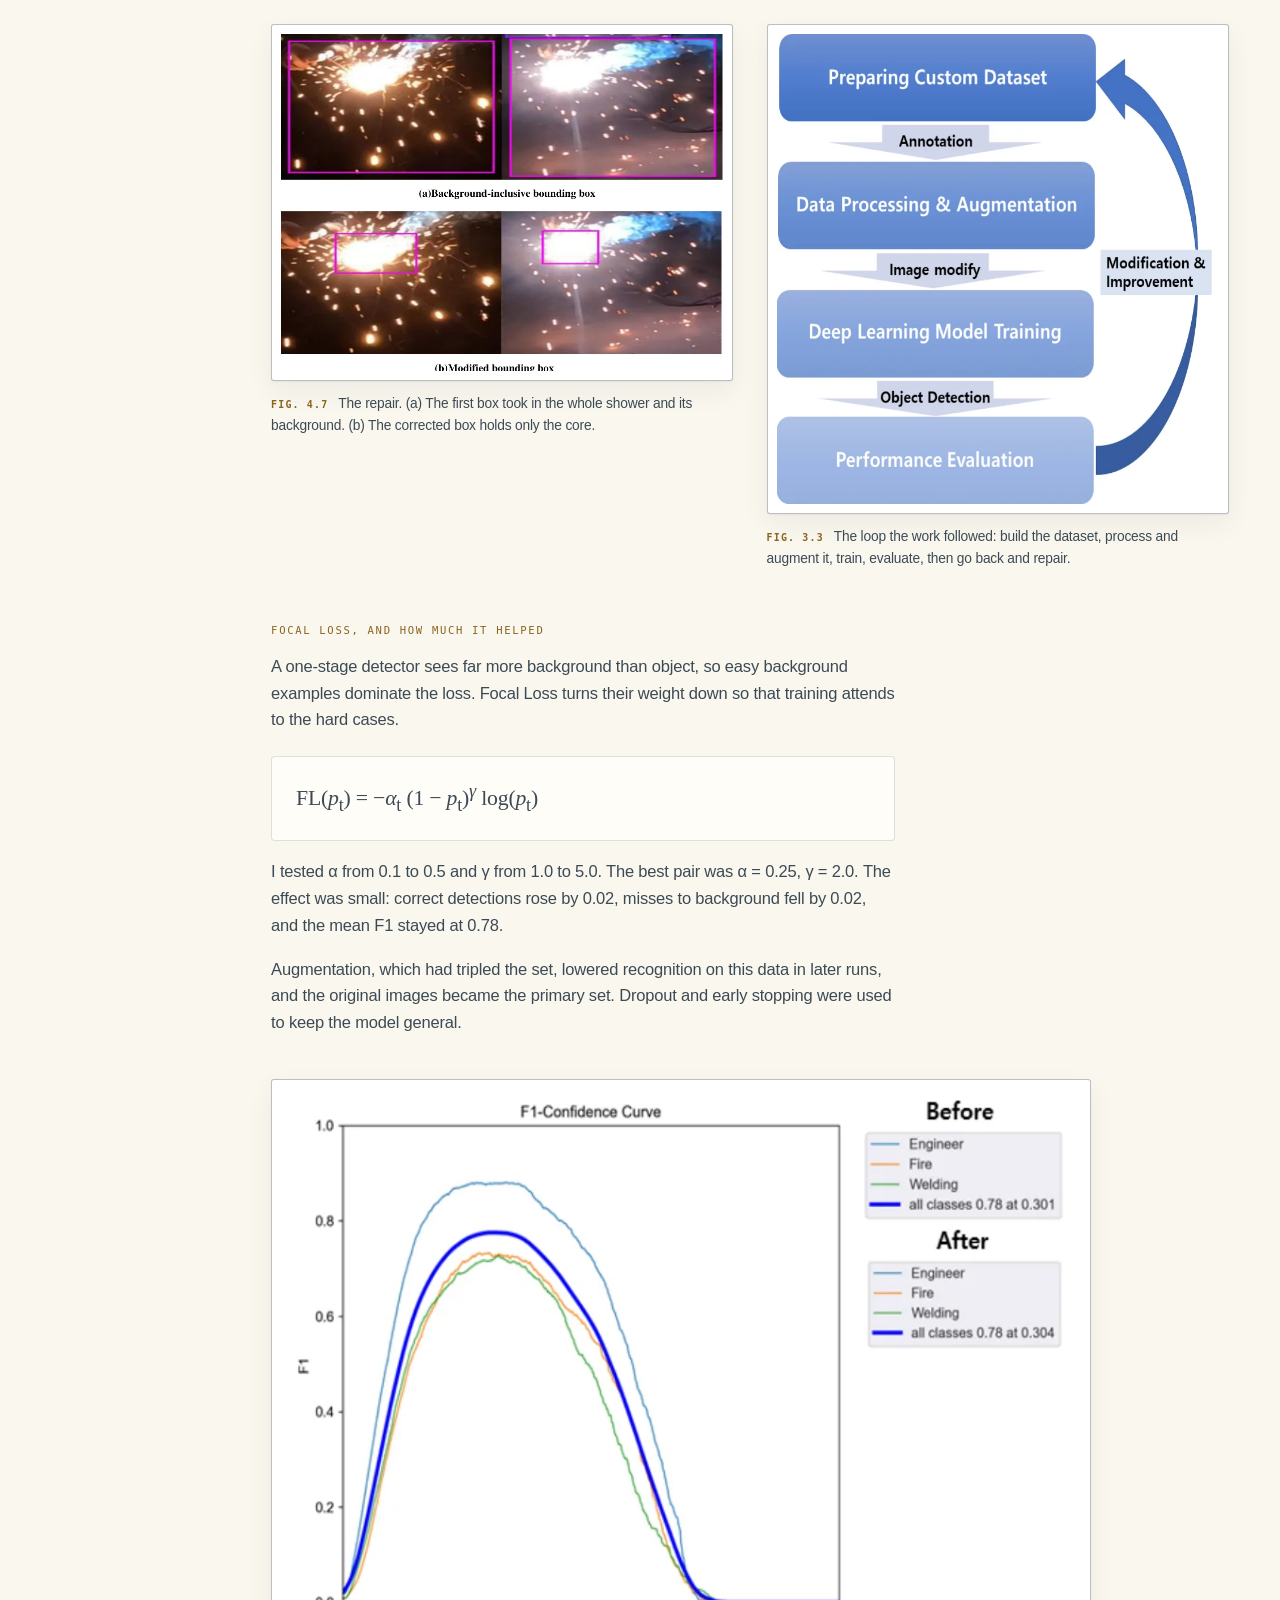
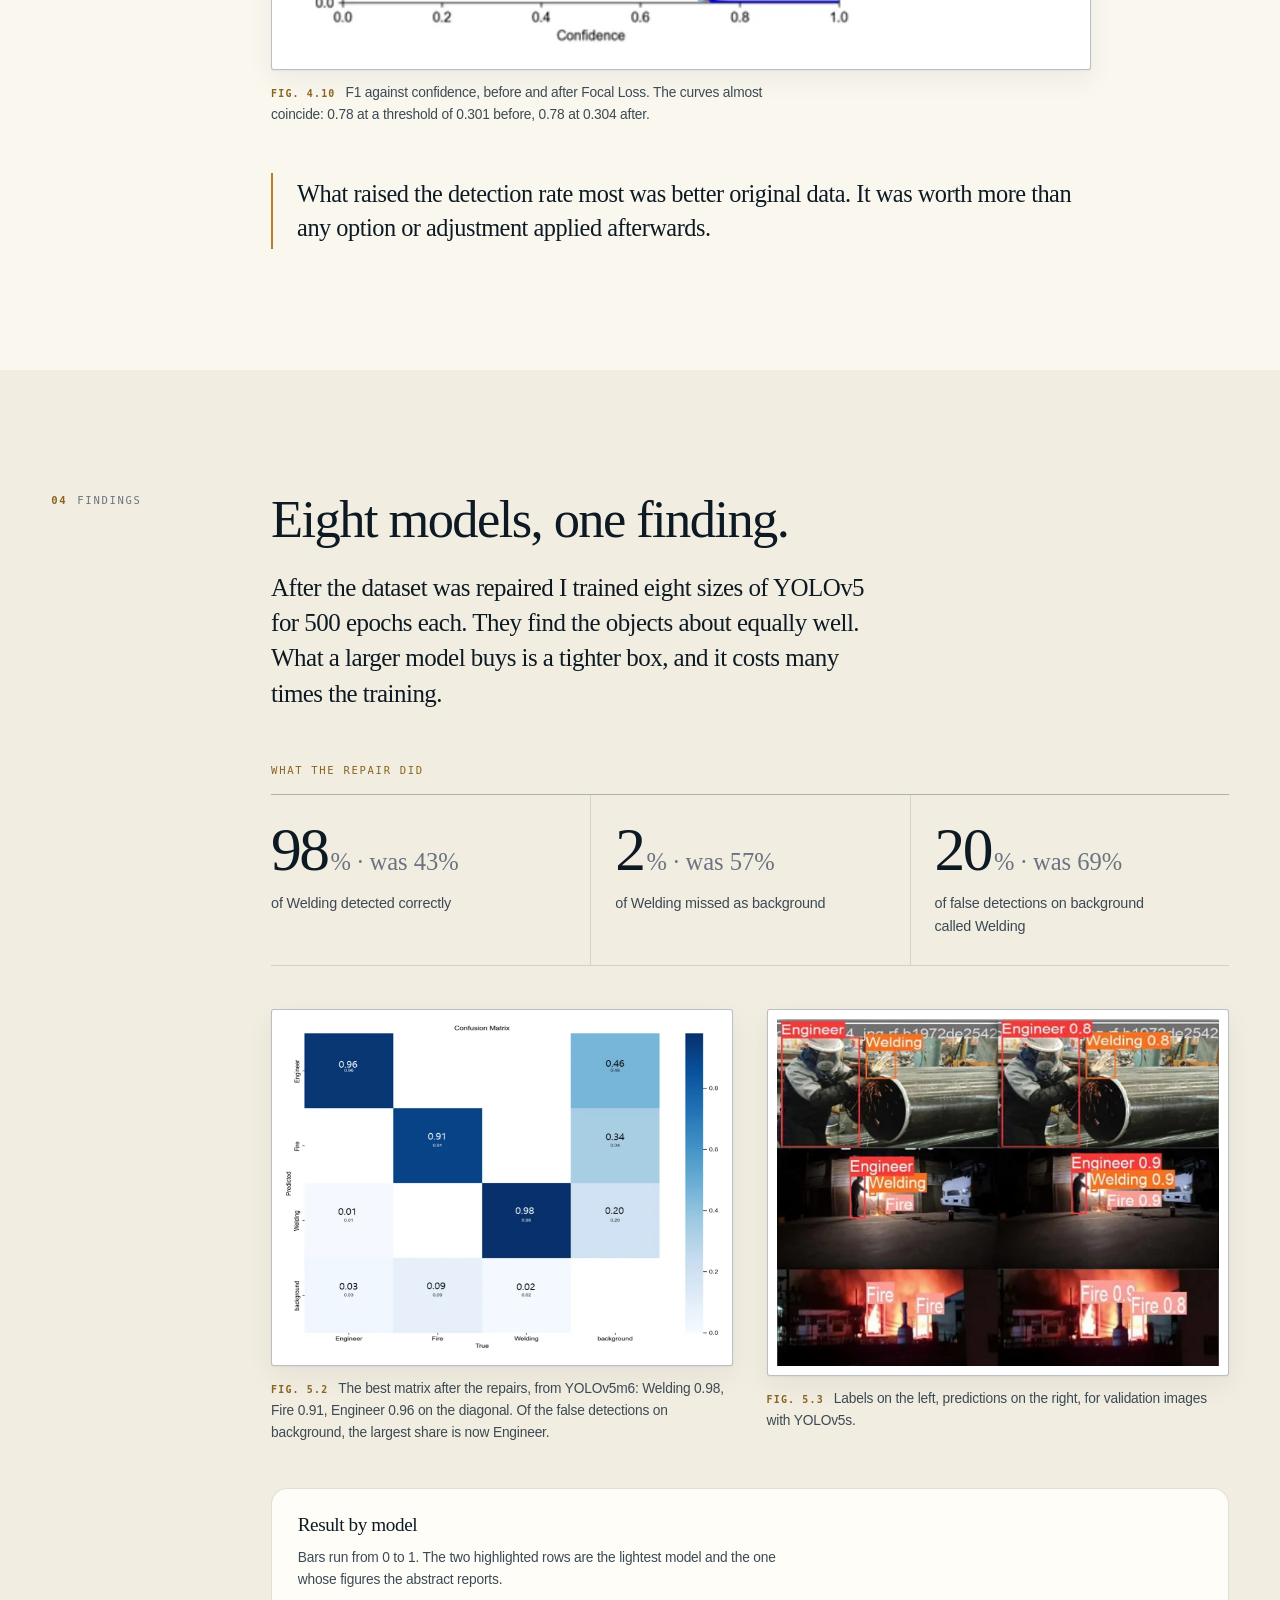
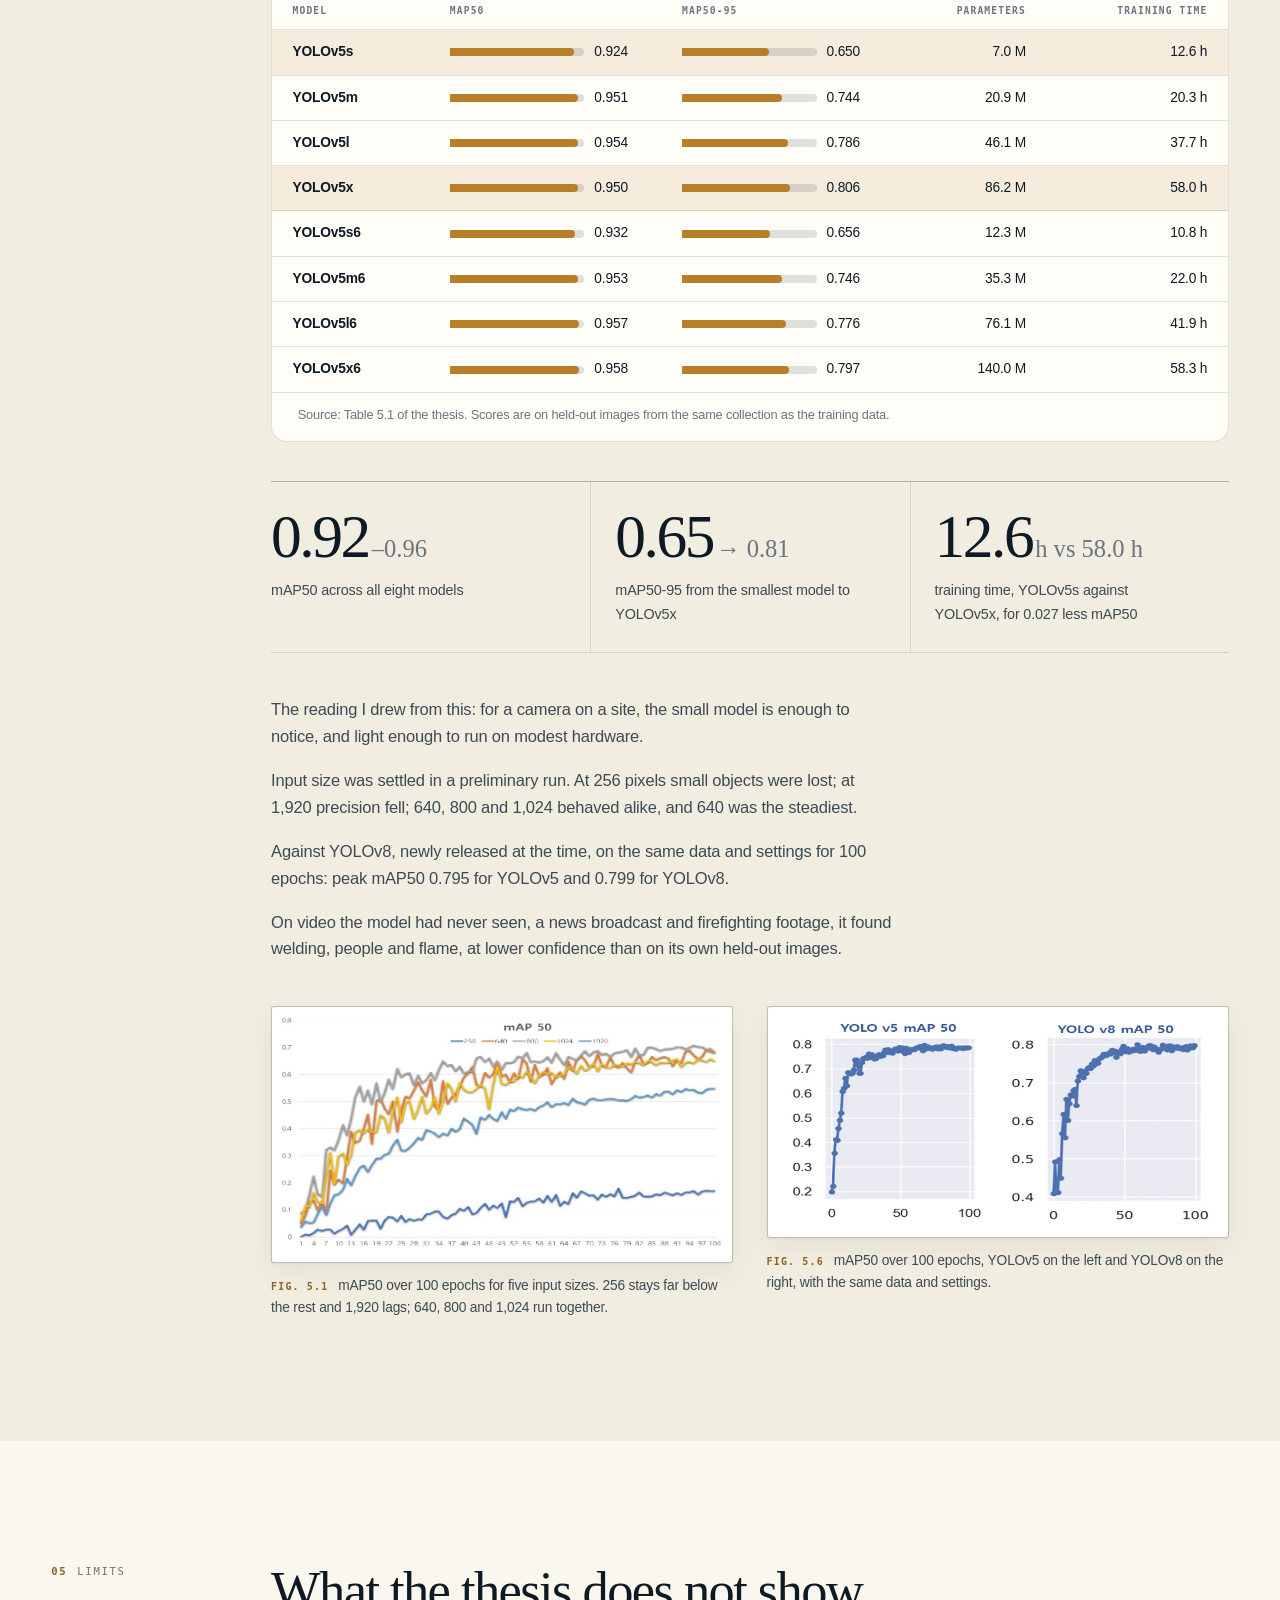
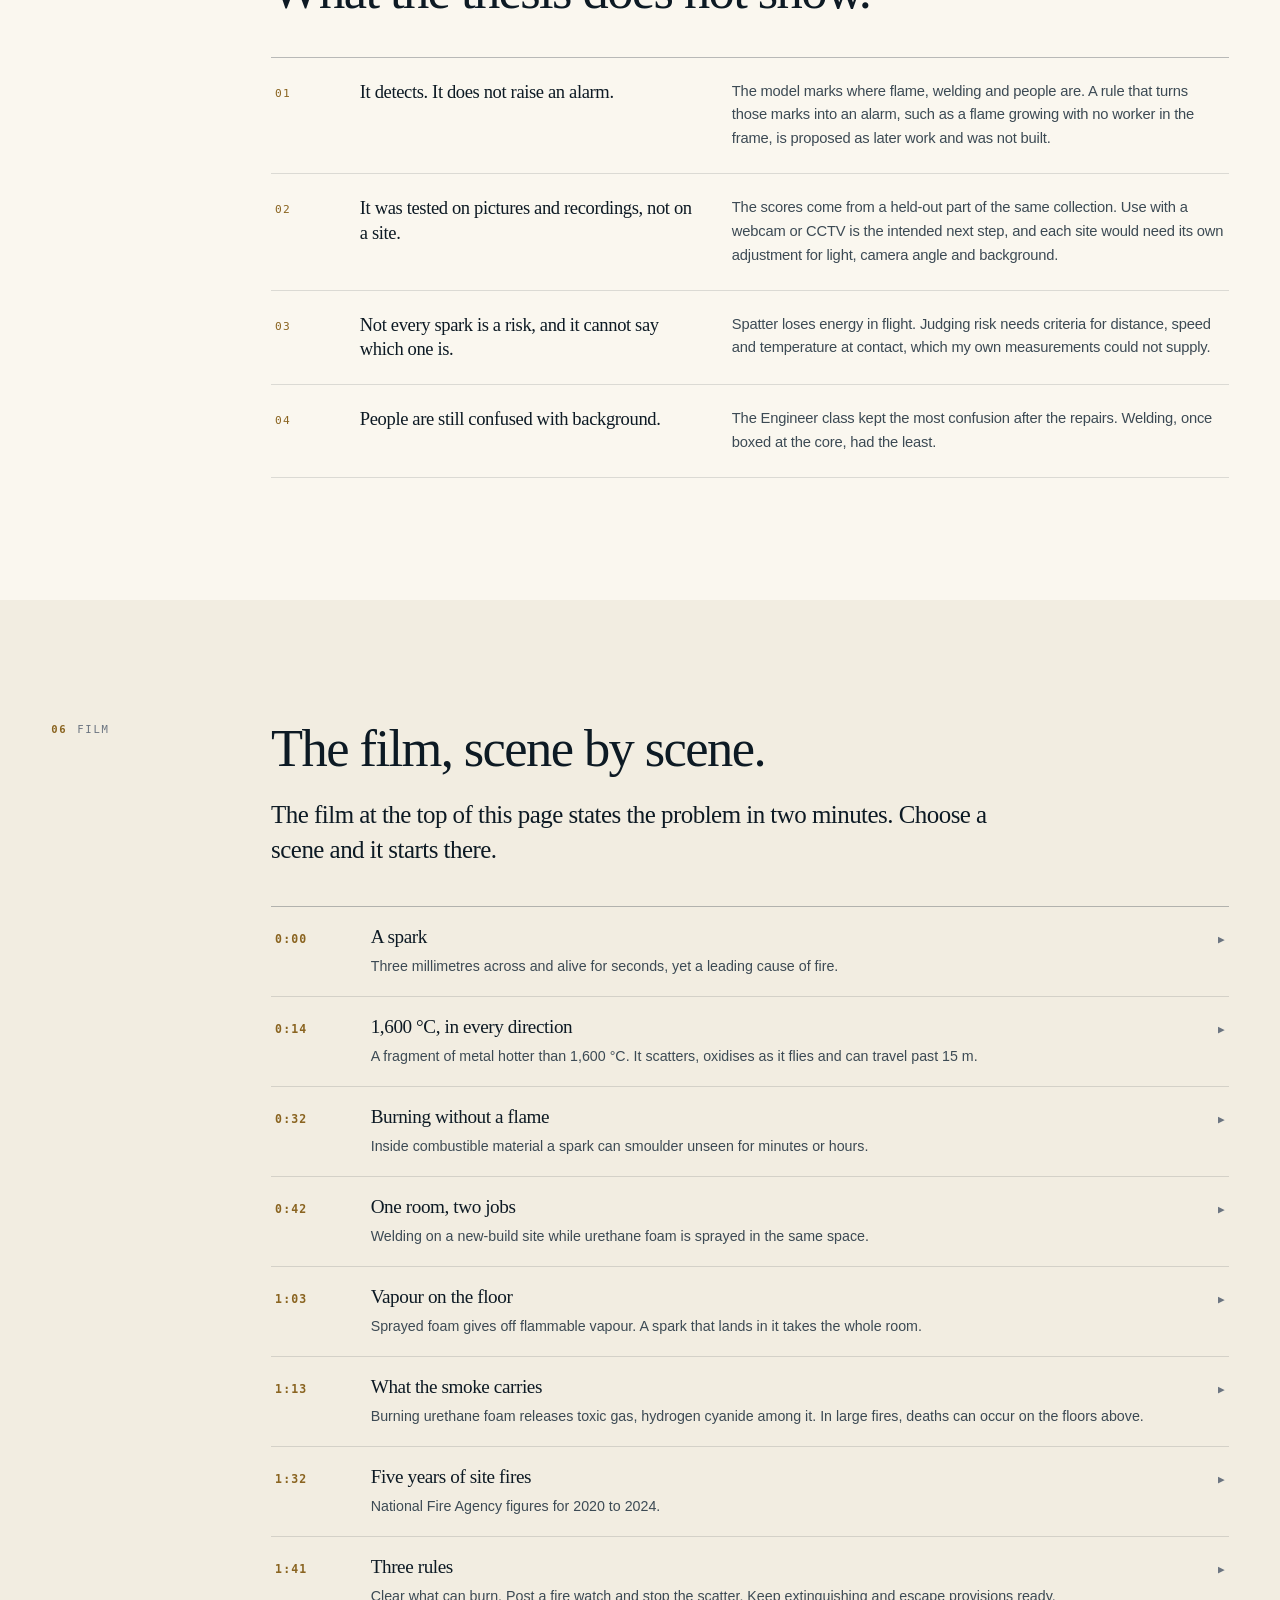
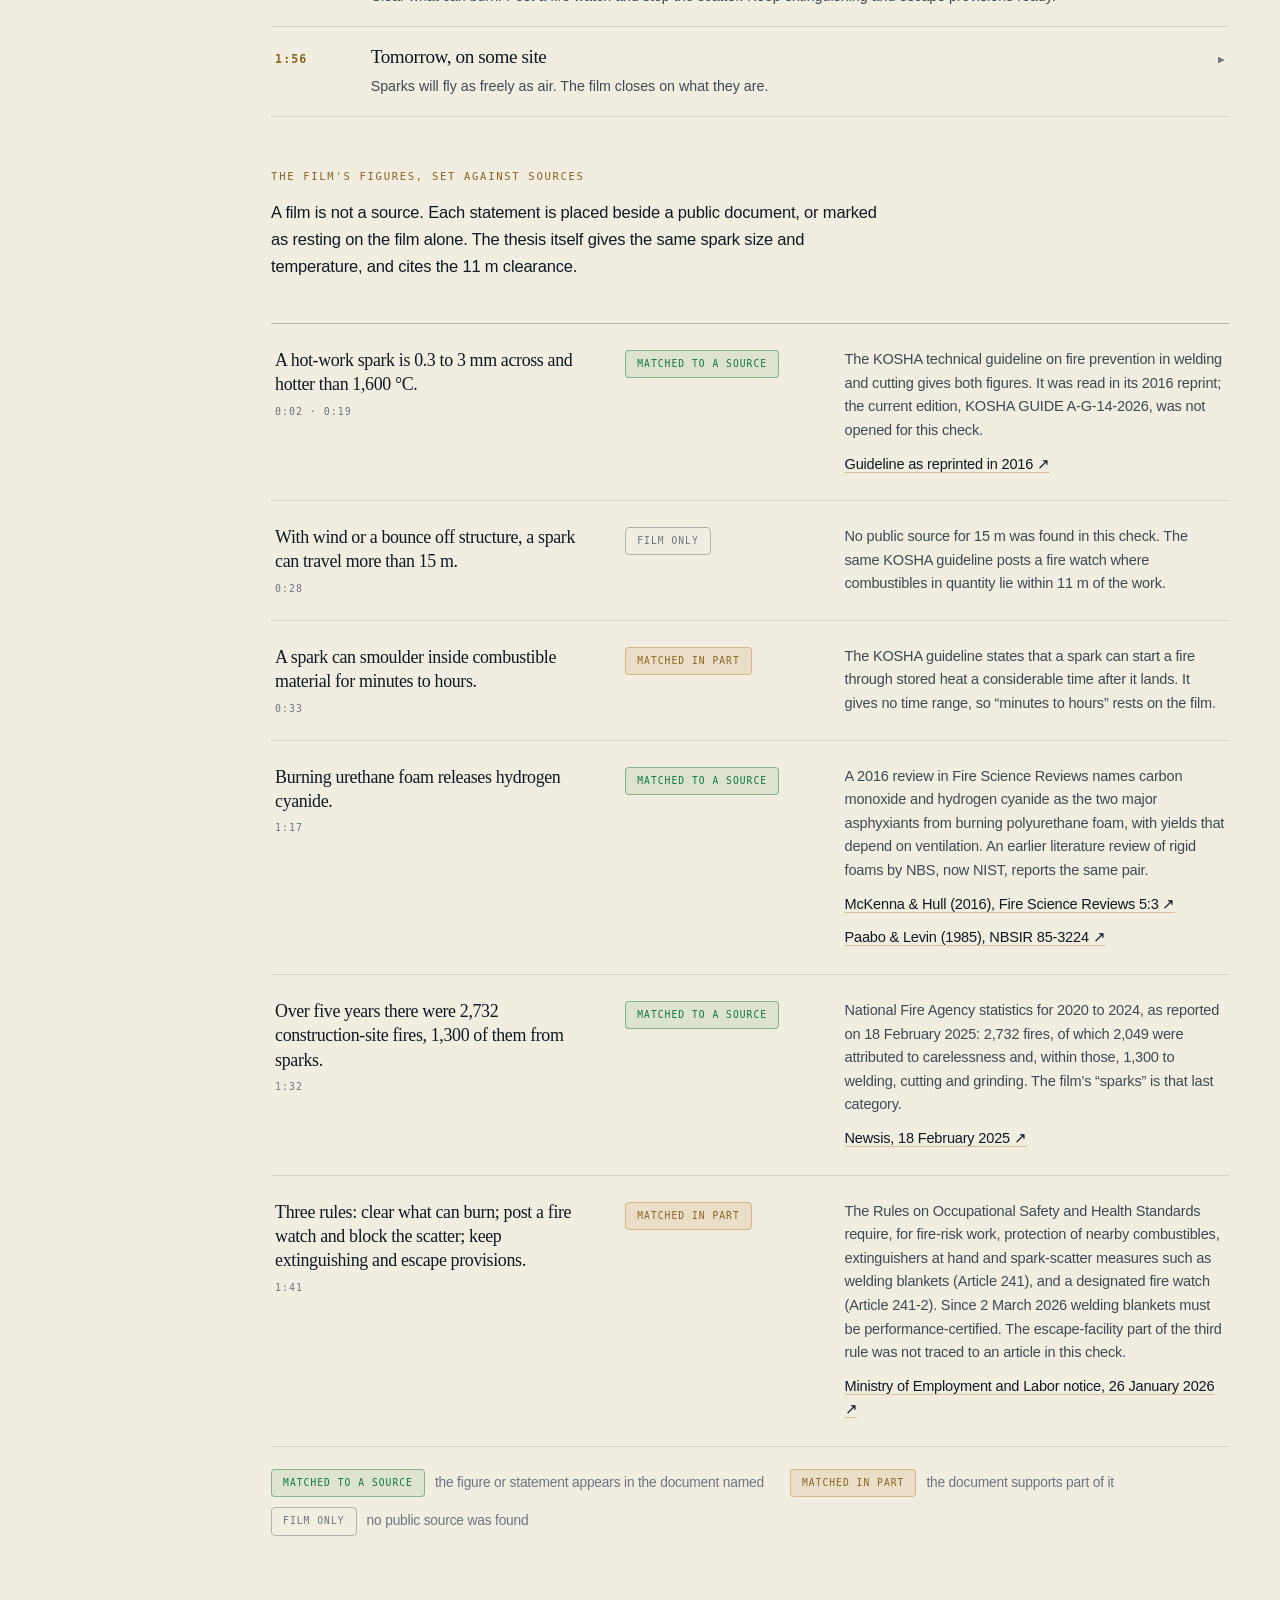
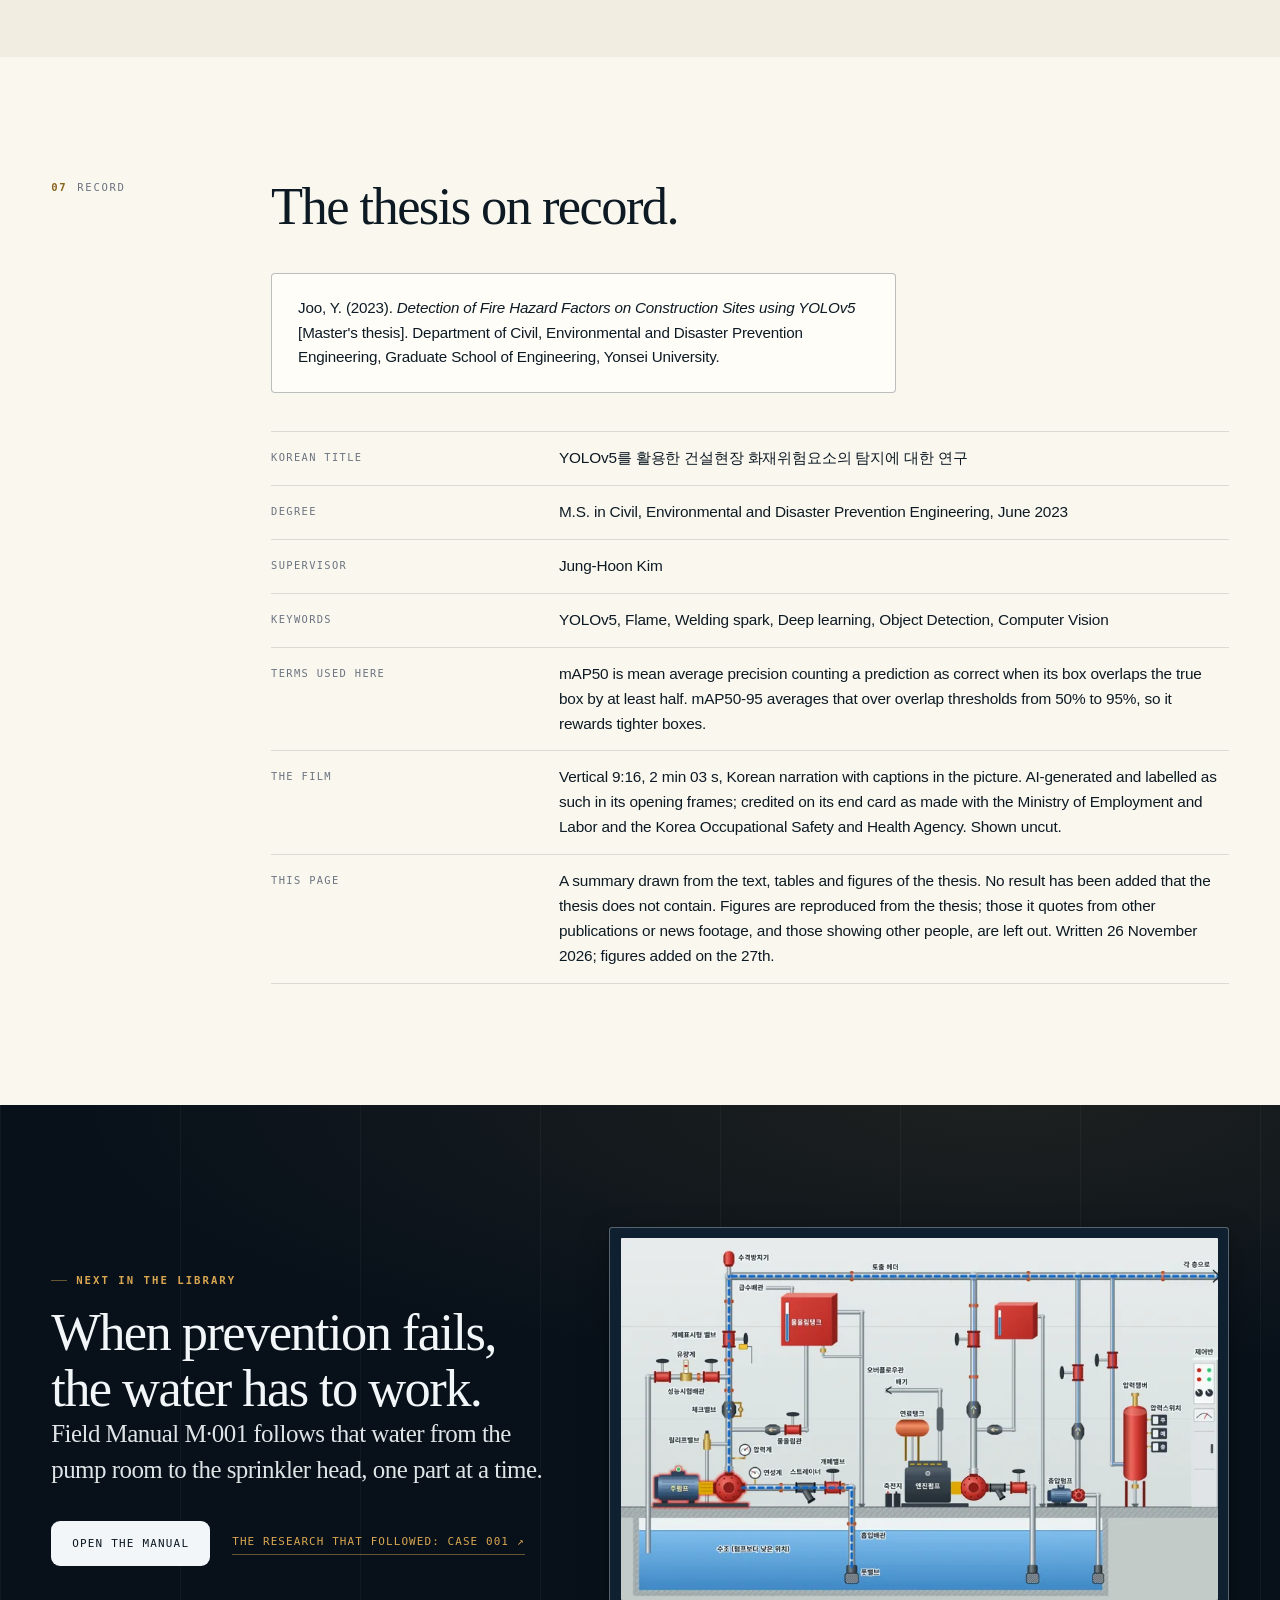
<file: film-001.html>
<!doctype html>
<html lang="en">
<head>
<meta charset="utf-8" />
<meta name="viewport" content="width=device-width, initial-scale=1" />
<title>Film 001 has moved — JoosAtlas</title>
<meta name="robots" content="noindex" />
<link rel="canonical" href="https://daejinpipero-gaja.github.io/JoosAtlas/thesis-2023.html" />
<meta http-equiv="refresh" content="0; url=thesis-2023.html#film" />
<script>location.replace('thesis-2023.html' + (location.hash === '#claims' || location.hash === '#scenes' ? location.hash : '#film'));</script>
</head>
<body>
<p>The film now opens the thesis it belongs to: <a href="thesis-2023.html#film">Master's thesis, read plainly</a>.</p>
<p lang="ko">이 영상은 석사논문 페이지로 옮겼습니다: <a href="thesis-2023.html#film">석사논문, 풀어서 읽기</a></p>
</body>
</html>
</file>
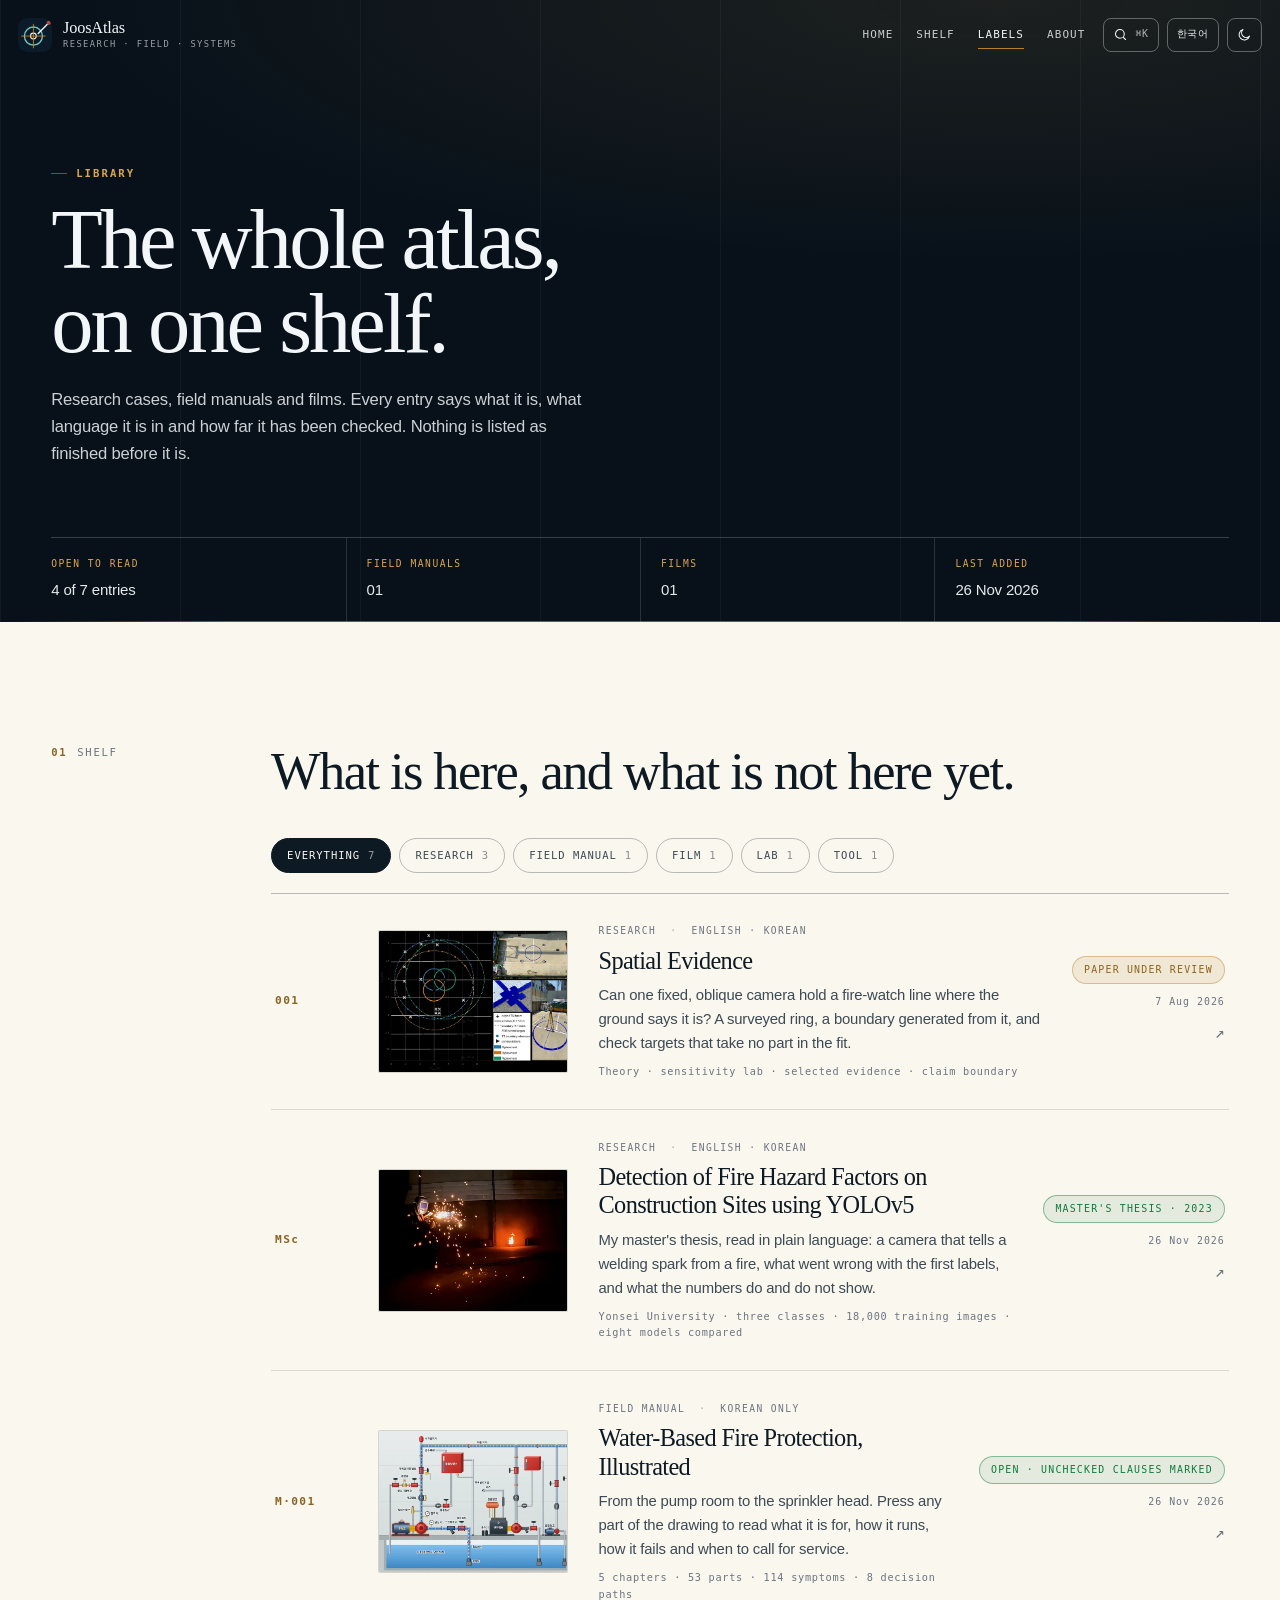
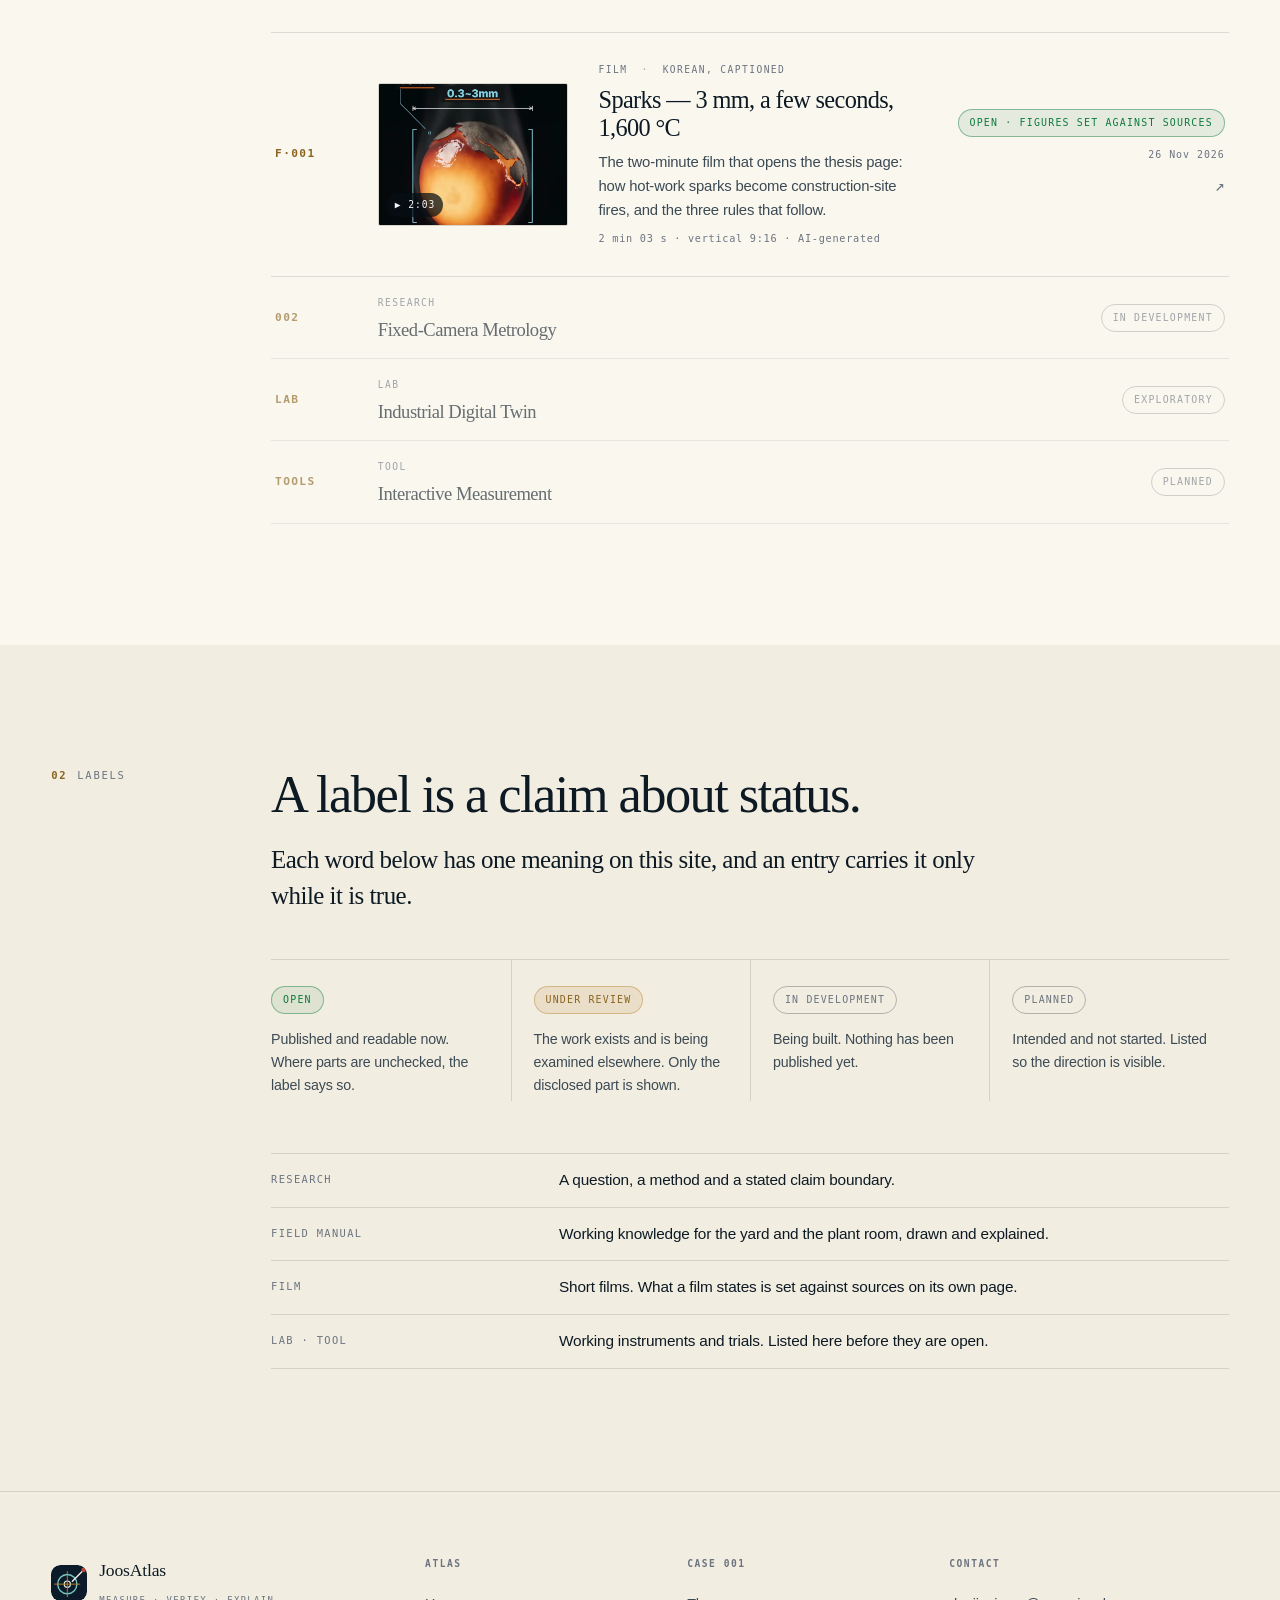
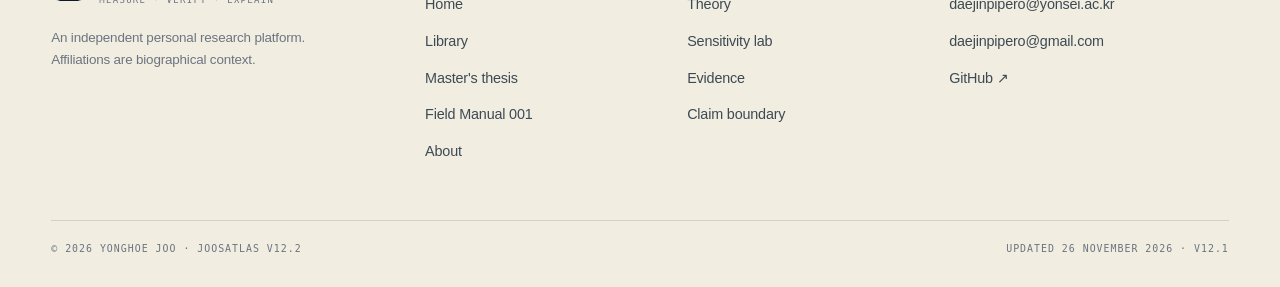
<file: library.html>
<!doctype html>
<html lang="en">
<head>
<meta charset="utf-8" />
<meta name="viewport" content="width=device-width, initial-scale=1" />
<title>Library — JoosAtlas</title>
<meta name="description" content="Research cases, field manuals and films on JoosAtlas, each labeled by what it is, what language it is in and how far it has been checked." />
<meta name="author" content="Yonghoe JOO" />
<meta name="theme-color" content="#faf7ef" />
<link rel="canonical" href="https://daejinpipero-gaja.github.io/JoosAtlas/library.html" />
<meta property="og:site_name" content="JoosAtlas" />
<meta property="og:title" content="Library — JoosAtlas" />
<meta property="og:description" content="Research cases, field manuals and films on JoosAtlas, each labeled by what it is, what language it is in and how far it has been checked." />
<meta property="og:type" content="website" />
<meta property="og:url" content="https://daejinpipero-gaja.github.io/JoosAtlas/library.html" />
<meta property="og:image" content="https://daejinpipero-gaja.github.io/JoosAtlas/assets/images/social-preview.jpg" />
<meta name="twitter:card" content="summary_large_image" />
<link rel="icon" href="favicon.svg" type="image/svg+xml" />
<link rel="manifest" href="site.webmanifest" />
<link rel="stylesheet" href="joosatlas-v10.css?v=12.2.0" />
<script>(()=>{try{const t=localStorage.getItem('joosatlas-theme');if(t==='light'||t==='dark')document.documentElement.setAttribute('data-theme',t);const l=localStorage.getItem('joosatlas-lang');if(l==='ko'||l==='en')document.documentElement.setAttribute('lang',l);}catch(e){}})();</script>
</head>
<body>
<a class="skip-link" href="#main">Skip to content</a>
<div class="progress" aria-hidden="true"><i></i></div>

<header class="hdr on-dark">
  <a class="brand" href="index.html" aria-label="JoosAtlas home">
    <img src="assets/figures/joosatlas-mark.svg" alt="" width="34" height="34" />
    <span><strong>JoosAtlas</strong><small>Research · Field · Systems</small></span>
  </a>
  <nav class="nav" id="site-nav" aria-label="Primary">
    <a href="index.html">Home</a>
    <a href="#shelf">Shelf</a>
    <a href="#labels">Labels</a>
    <a href="about.html">About</a>
  </nav>
  <div class="chrome-tools">
    <button class="icon-btn cmdk-open" type="button" aria-label="Open command palette">
      <svg viewBox="0 0 24 24" aria-hidden="true"><circle cx="11" cy="11" r="7"/><path d="m20 20-3.5-3.5"/></svg>
      <span class="kbd">⌘K</span>
    </button>
    <button class="icon-btn lang-btn" type="button" aria-label="Switch language / 언어 전환">
      <span class="ic-to-ko">한국어</span><span class="ic-to-en">EN</span>
    </button>
    <button class="icon-btn theme-btn" type="button" aria-label="Toggle light or dark theme">
      <svg class="ic-moon" viewBox="0 0 24 24" aria-hidden="true"><path d="M20 14.5A8.5 8.5 0 1 1 9.5 4a7 7 0 0 0 10.5 10.5Z"/></svg>
      <svg class="ic-sun" viewBox="0 0 24 24" aria-hidden="true"><circle cx="12" cy="12" r="4.2"/><path d="M12 2.5v2.2M12 19.3v2.2M4.2 4.2l1.6 1.6M18.2 18.2l1.6 1.6M2.5 12h2.2M19.3 12h2.2M4.2 19.8l1.6-1.6M18.2 5.8l1.6-1.6"/></svg>
    </button>
    <button class="icon-btn menu-btn" type="button" aria-expanded="false" aria-controls="site-nav" aria-label="Toggle navigation">Index</button>
  </div>
</header>

<main id="main" class="no-i18n">

  <!-- ============ HERO ============ -->
  <section class="lib-hero vault tone-dark" data-tone="dark">
    <div class="frame">
      <p class="eyebrow" data-ko="자료실">Library</p>
      <h1 class="d1" data-ko="아틀라스 전체를, 한 선반에.">The whole atlas, on one shelf.</h1>
      <p class="hero-deck" data-ko="연구 사례, 현장 교재, 영상을 한곳에 둡니다. 항목마다 무엇인지, 어떤 언어인지, 어디까지 확인했는지를 적습니다. 끝나지 않은 것을 끝난 것처럼 올리지 않습니다.">Research cases, field manuals and films. Every entry says what it is, what language it is in and how far it has been checked. Nothing is listed as finished before it is.</p>
      <!-- counts are computed from joosatlas-library.js -->
      <div class="ledger" data-lib="tally"></div>
    </div>
  </section>

  <!-- ============ 01 SHELF ============ -->
  <section id="shelf" class="sec plane" data-tone="light">
    <div class="frame rail-grid">
      <div class="rail-head"><p class="num-tag"><b>01</b> <span data-ko="목록">Shelf</span></p></div>
      <div>
        <h2 class="d2" data-ko="지금 있는 것과, 아직 없는 것.">What is here, and what is not here yet.</h2>
        <div class="shelf-tools" data-lib="filters" role="group" aria-label="Filter the shelf by kind" data-label-ko="종류별로 보기"></div>
        <!-- rows are drawn from joosatlas-library.js -->
        <div class="shelf" data-lib="shelf">
          <noscript>
            <p style="padding:20px 0"><a class="link-arrow" href="case-001.html">Research 001 — Spatial Evidence ↗</a></p>
            <p style="padding:0 0 20px"><a class="link-arrow" href="manual-001/">Field manual M·001 — Water-Based Fire Protection, Illustrated ↗</a></p>
            <p style="padding:0 0 20px"><a class="link-arrow" href="thesis-2023.html">Master's thesis — Detection of Fire Hazard Factors on Construction Sites using YOLOv5 ↗</a></p>
          </noscript>
        </div>
      </div>
    </div>
  </section>

  <!-- ============ 02 LABELS ============ -->
  <section id="labels" class="sec plane-2" data-tone="light">
    <div class="frame rail-grid">
      <div class="rail-head"><p class="num-tag"><b>02</b> <span data-ko="이름표">Labels</span></p></div>
      <div>
        <h2 class="d2" data-ko="이름표는 상태에 대한 주장입니다.">A label is a claim about status.</h2>
        <p class="lede narrow" data-ko="아래의 낱말은 이 사이트에서 한 가지 뜻으로만 씁니다. 사실인 동안에만 그 이름표를 붙입니다." style="margin-top:20px">Each word below has one meaning on this site, and an entry carries it only while it is true.</p>
        <div class="lib-legend">
          <div><em class="st st-open" data-ko="공개">Open</em><p data-ko="지금 읽을 수 있습니다. 확인하지 못한 부분이 있으면 이름표에 적습니다.">Published and readable now. Where parts are unchecked, the label says so.</p></div>
          <div><em class="st st-review" data-ko="심사 중">Under review</em><p data-ko="작업은 끝났고 다른 곳에서 심사를 받고 있습니다. 공개한 부분만 보여 줍니다.">The work exists and is being examined elsewhere. Only the disclosed part is shown.</p></div>
          <div><em class="st st-building" data-ko="개발 중">In development</em><p data-ko="만드는 중입니다. 아직 공개한 것이 없습니다.">Being built. Nothing has been published yet.</p></div>
          <div><em class="st st-planned" data-ko="계획">Planned</em><p data-ko="하려는 일이고 아직 시작하지 않았습니다. 방향을 보이려고 적어 둡니다.">Intended and not started. Listed so the direction is visible.</p></div>
        </div>
        <dl class="def-list" style="margin-top:clamp(34px,4vw,54px)">
          <div><dt data-ko="연구">Research</dt><dd data-ko="질문 하나, 방법 하나, 그리고 주장이 닿는 경계.">A question, a method and a stated claim boundary.</dd></div>
          <div><dt data-ko="현장 교재">Field manual</dt><dd data-ko="야드와 기계실에서 쓰는 지식을 그림으로 그리고 풀어 쓴 것.">Working knowledge for the yard and the plant room, drawn and explained.</dd></div>
          <div><dt data-ko="영상">Film</dt><dd data-ko="짧은 영상. 영상이 말하는 내용은 그 영상의 페이지에서 근거와 나란히 놓습니다.">Short films. What a film states is set against sources on its own page.</dd></div>
          <div><dt data-ko="실험 · 도구">Lab · Tool</dt><dd data-ko="작동하는 도구와 시험. 공개 전부터 이름을 올려 둡니다.">Working instruments and trials. Listed here before they are open.</dd></div>
        </dl>
      </div>
    </div>
  </section>

</main>

<footer class="ftr" data-tone="light">
  <div class="frame">
    <div class="ftr-grid">
      <div>
        <div class="ftr-brand">
          <img src="assets/figures/joosatlas-mark.svg" alt="" width="36" height="36" />
          <span><strong>JoosAtlas</strong><small>Measure · Verify · Explain</small></span>
        </div>
        <p class="ftr-note">An independent personal research platform. Affiliations are biographical context.</p>
      </div>
      <div>
        <h4>Atlas</h4>
        <ul><li><a href="index.html">Home</a></li><li><a href="library.html">Library</a></li><li><a href="thesis-2023.html">Master's thesis</a></li><li><a href="manual-001/">Field Manual 001</a></li><li><a href="about.html">About</a></li></ul>
      </div>
      <div>
        <h4>Case 001</h4>
        <ul><li><a href="case-001.html#theory">Theory</a></li><li><a href="case-001.html#pixel-lab">Sensitivity lab</a></li><li><a href="case-001.html#evidence">Evidence</a></li><li><a href="case-001.html#claim">Claim boundary</a></li></ul>
      </div>
      <div>
        <h4>Contact</h4>
        <ul>
          <li><a href="mailto:daejinpipero@yonsei.ac.kr">daejinpipero@yonsei.ac.kr</a></li>
          <li><a href="mailto:daejinpipero@gmail.com">daejinpipero@gmail.com</a></li>
          <li><a href="https://github.com/daejinpipero-gaja/JoosAtlas">GitHub ↗</a></li>
        </ul>
      </div>
    </div>
    <div class="ftr-base">
      <span>© <span data-year>2026</span> Yonghoe JOO · JoosAtlas v12.2</span>
      <span>Updated <time data-updated datetime="2026-11-26">26 November 2026</time> · v12.1</span>
    </div>
  </div>
</footer>

<!-- ============ COMMAND PALETTE ============ -->
<div class="cmdk" role="dialog" aria-modal="true" aria-label="Command palette">
  <div class="cmdk-veil"></div>
  <div class="cmdk-box">
    <div class="cmdk-field">
      <svg viewBox="0 0 24 24" aria-hidden="true"><circle cx="11" cy="11" r="7"/><path d="m20 20-3.5-3.5"/></svg>
      <input type="text" role="combobox" aria-expanded="true" aria-controls="cmdk-results" aria-autocomplete="list" placeholder="Search sections, figures and actions…" aria-label="Search JoosAtlas" autocomplete="off" spellcheck="false" />
      <span class="cmdk-esc">ESC</span>
    </div>
    <div class="cmdk-list" id="cmdk-results" role="listbox" aria-label="Results"></div>
    <div class="cmdk-foot"><span>↑↓ navigate</span><span>↵ open</span><span>⌘K toggle</span><span>T theme</span><span>L 한국어 / EN</span></div>
  </div>
</div>


<script src="joosatlas-i18n.js?v=12.2.0"></script>
<script src="joosatlas-library.js?v=12.2.0"></script>
<script src="joosatlas-v10.js?v=12.2.0"></script>
</body>
</html>
</file>
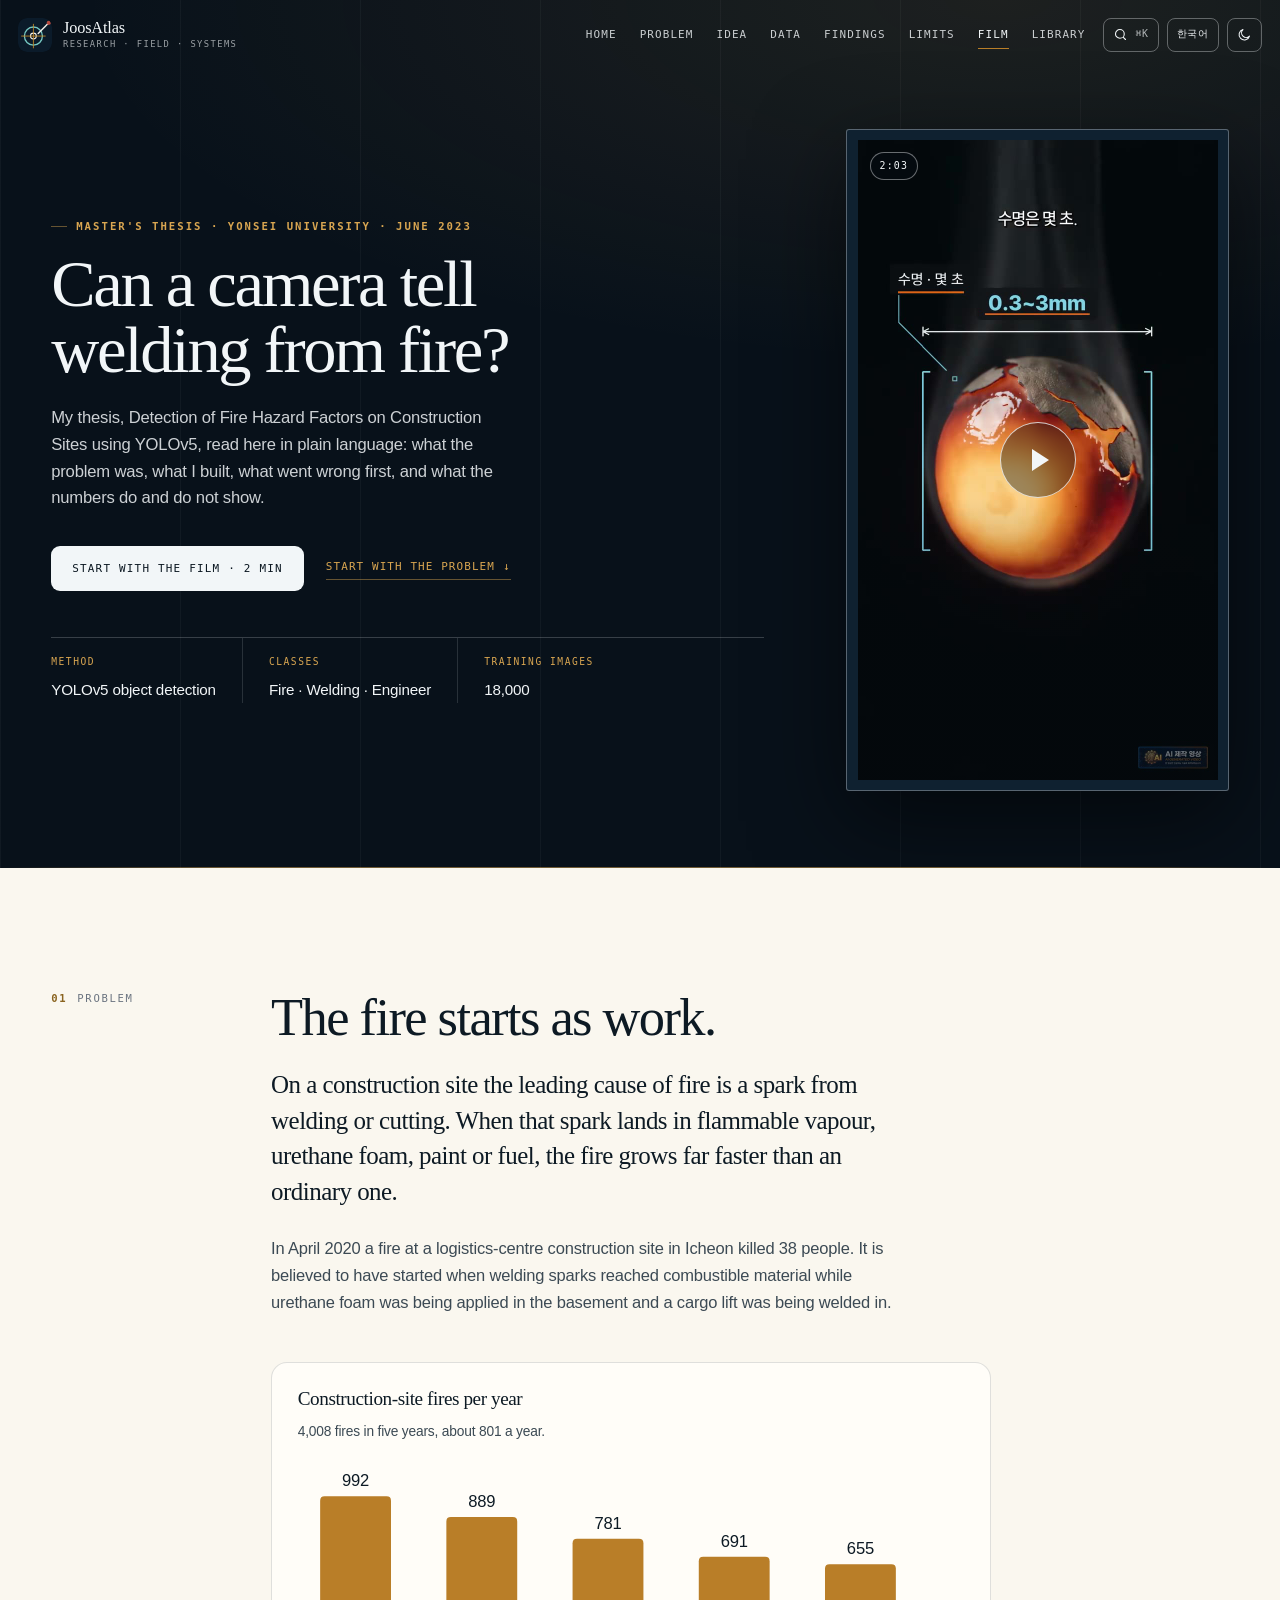
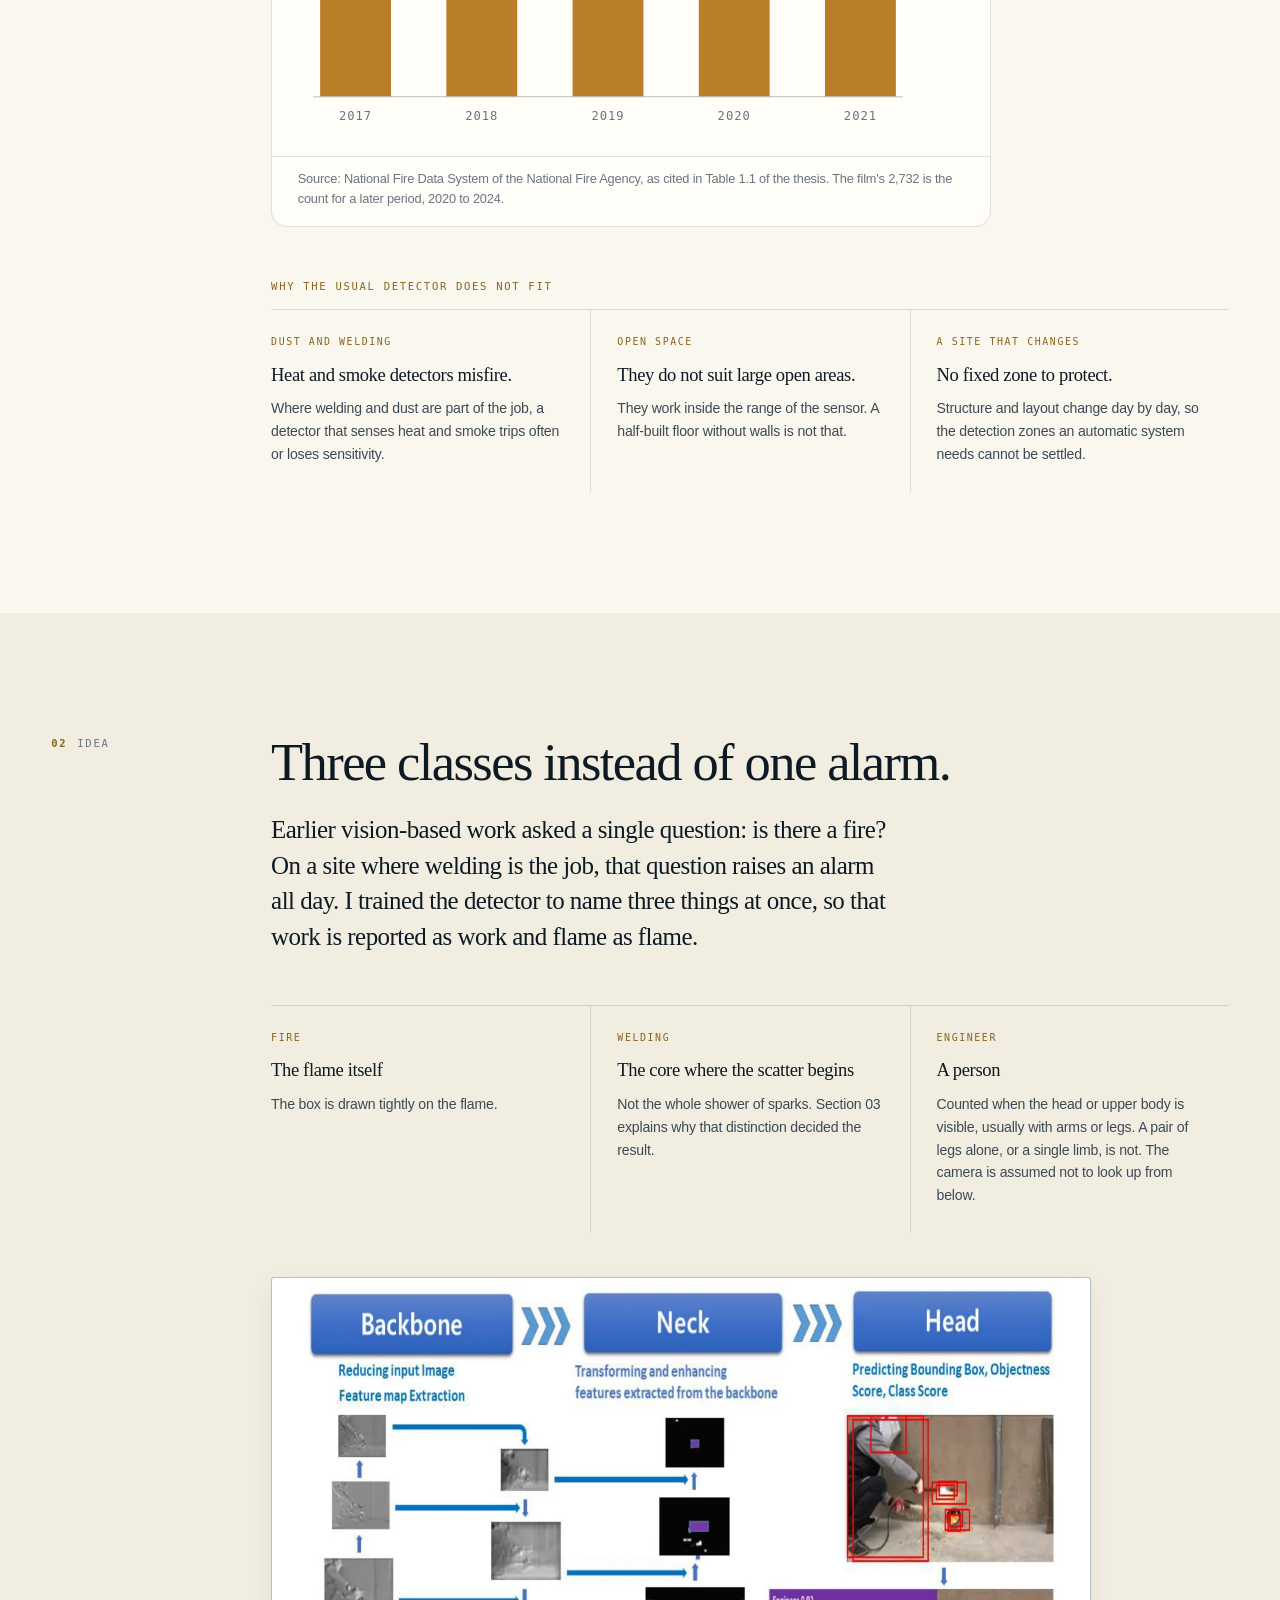
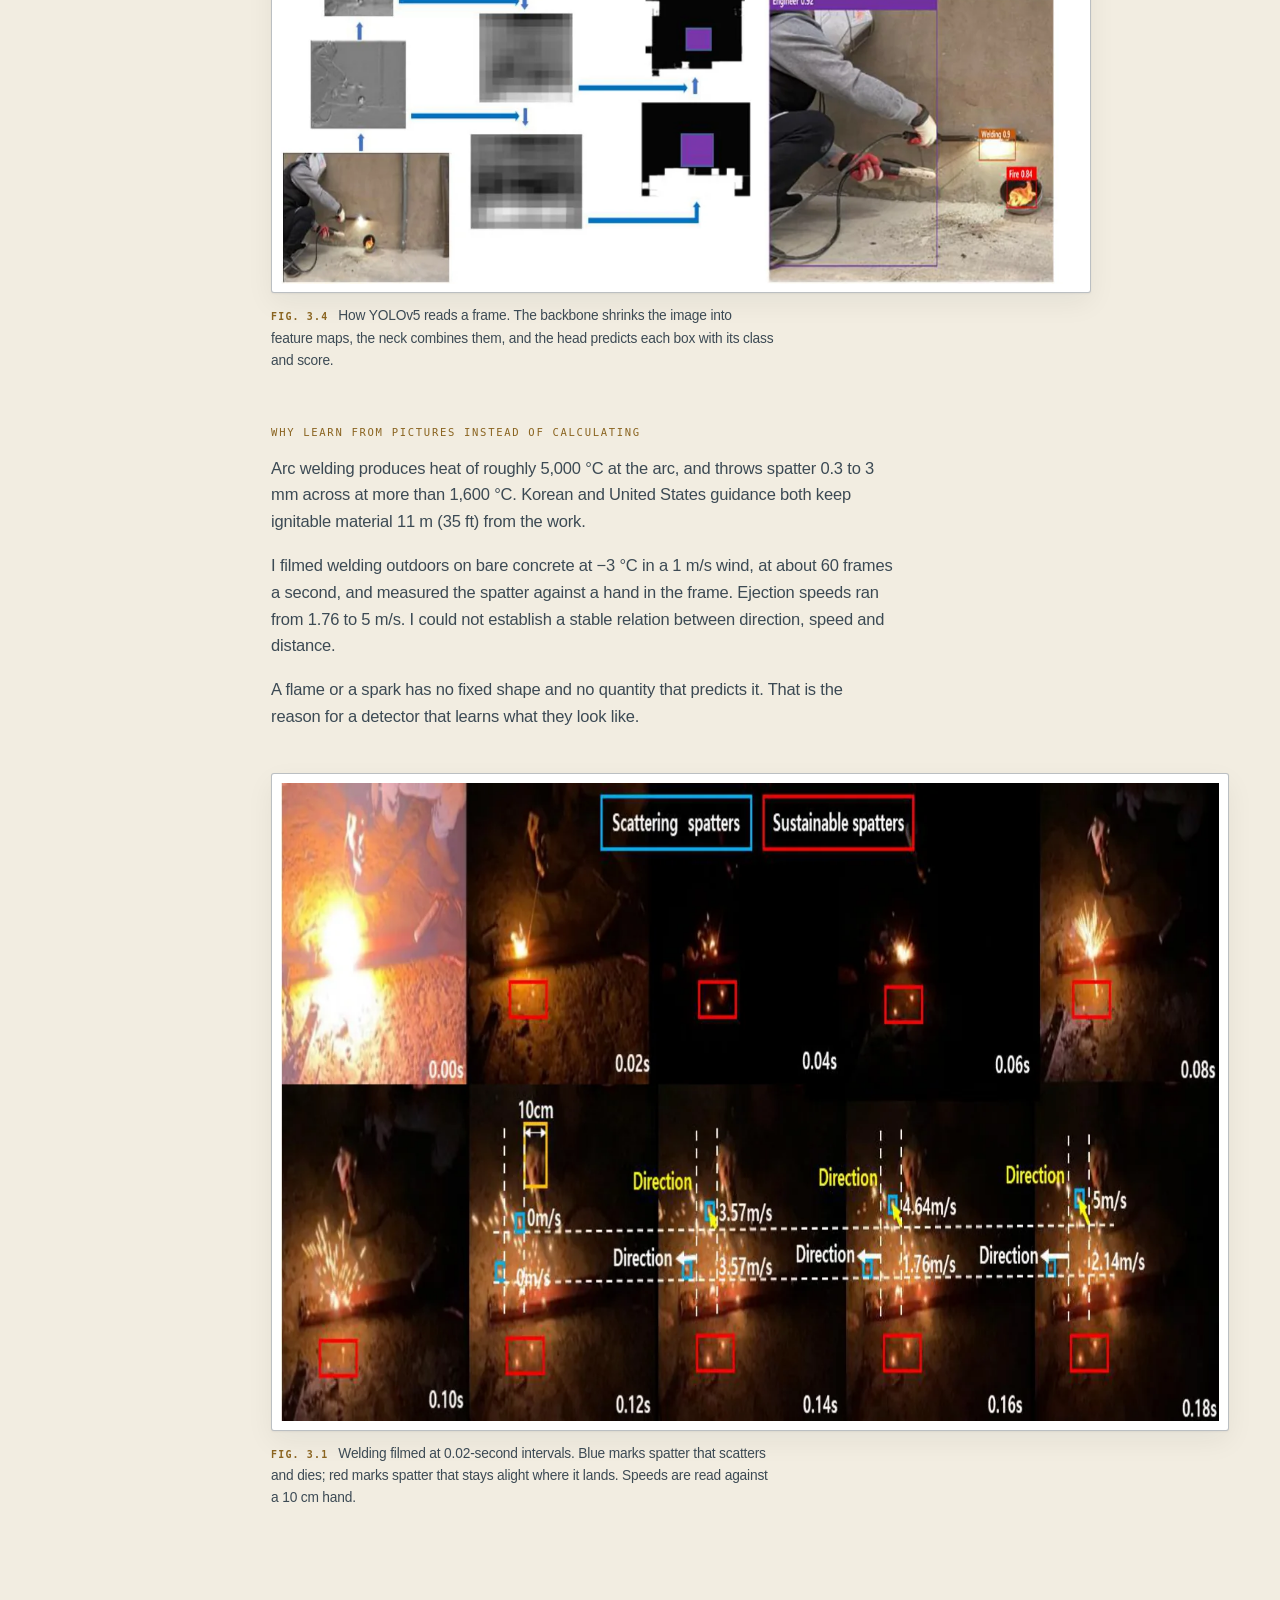
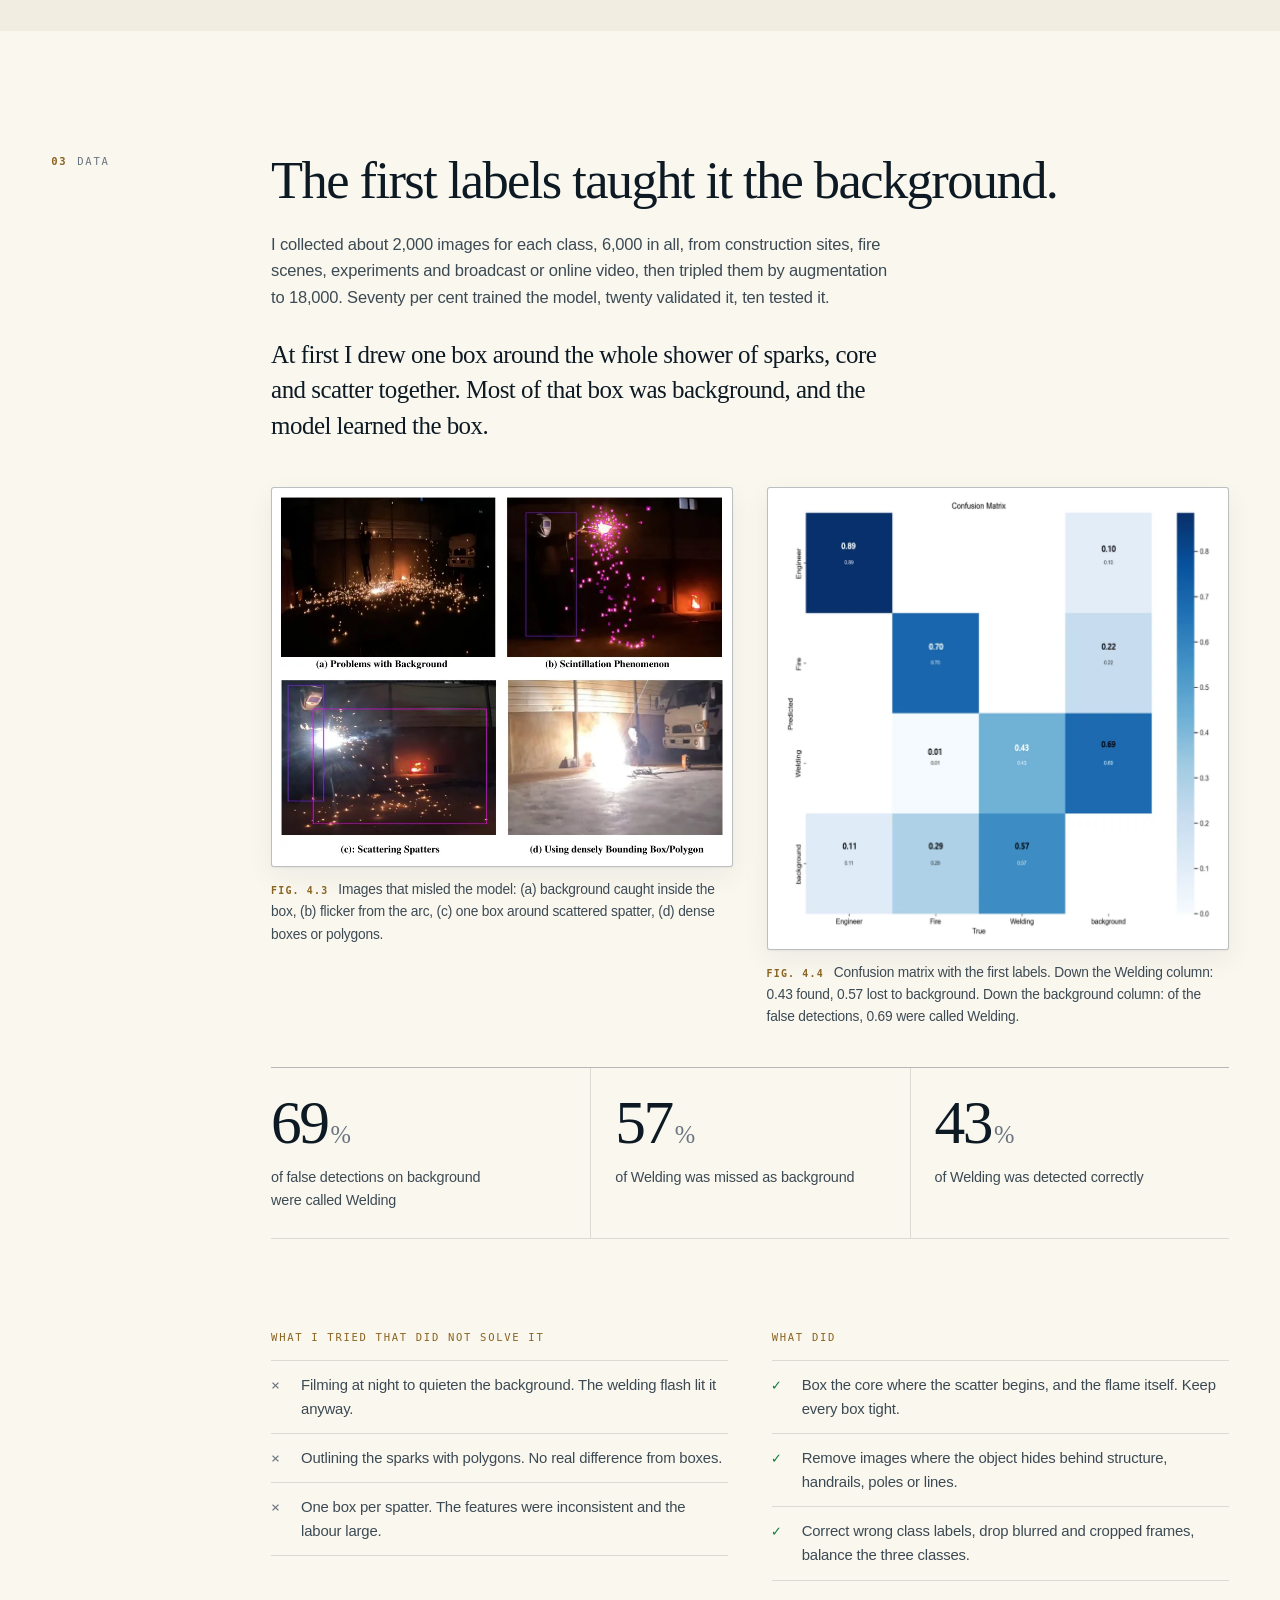
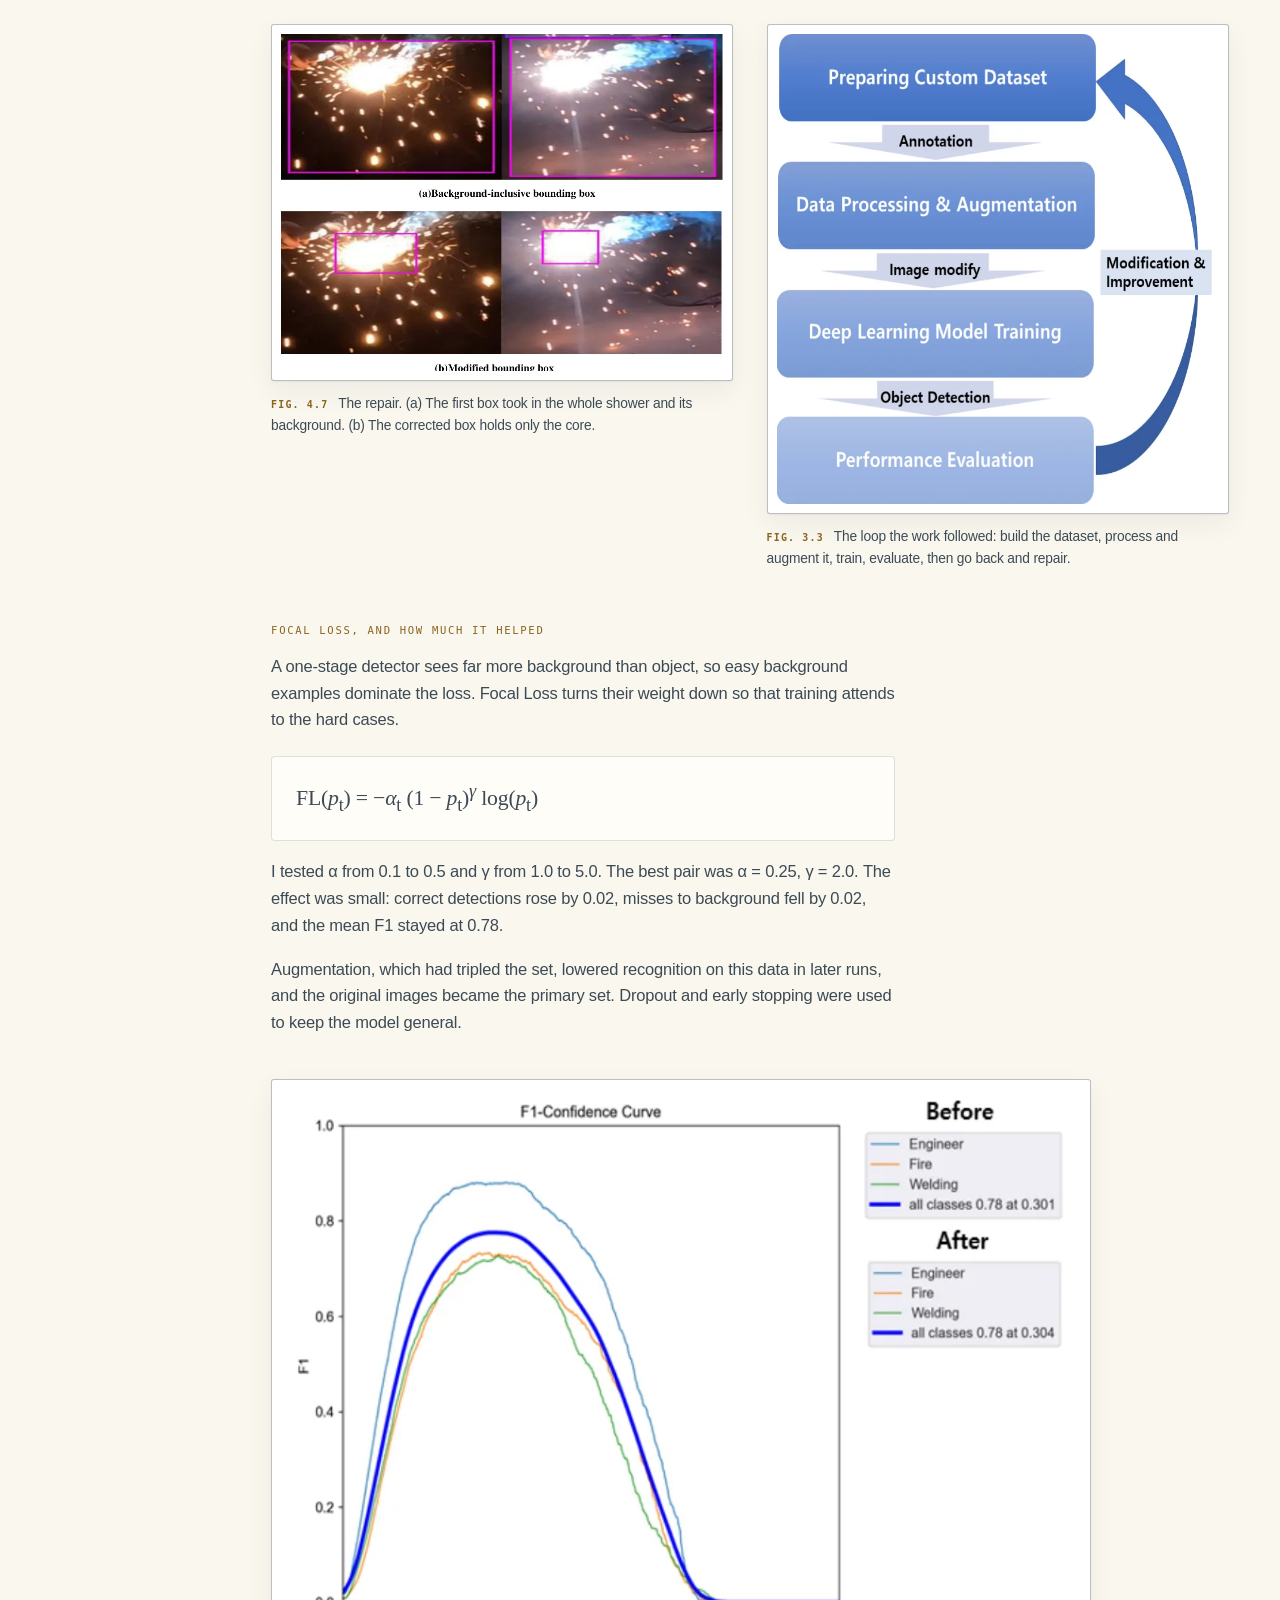
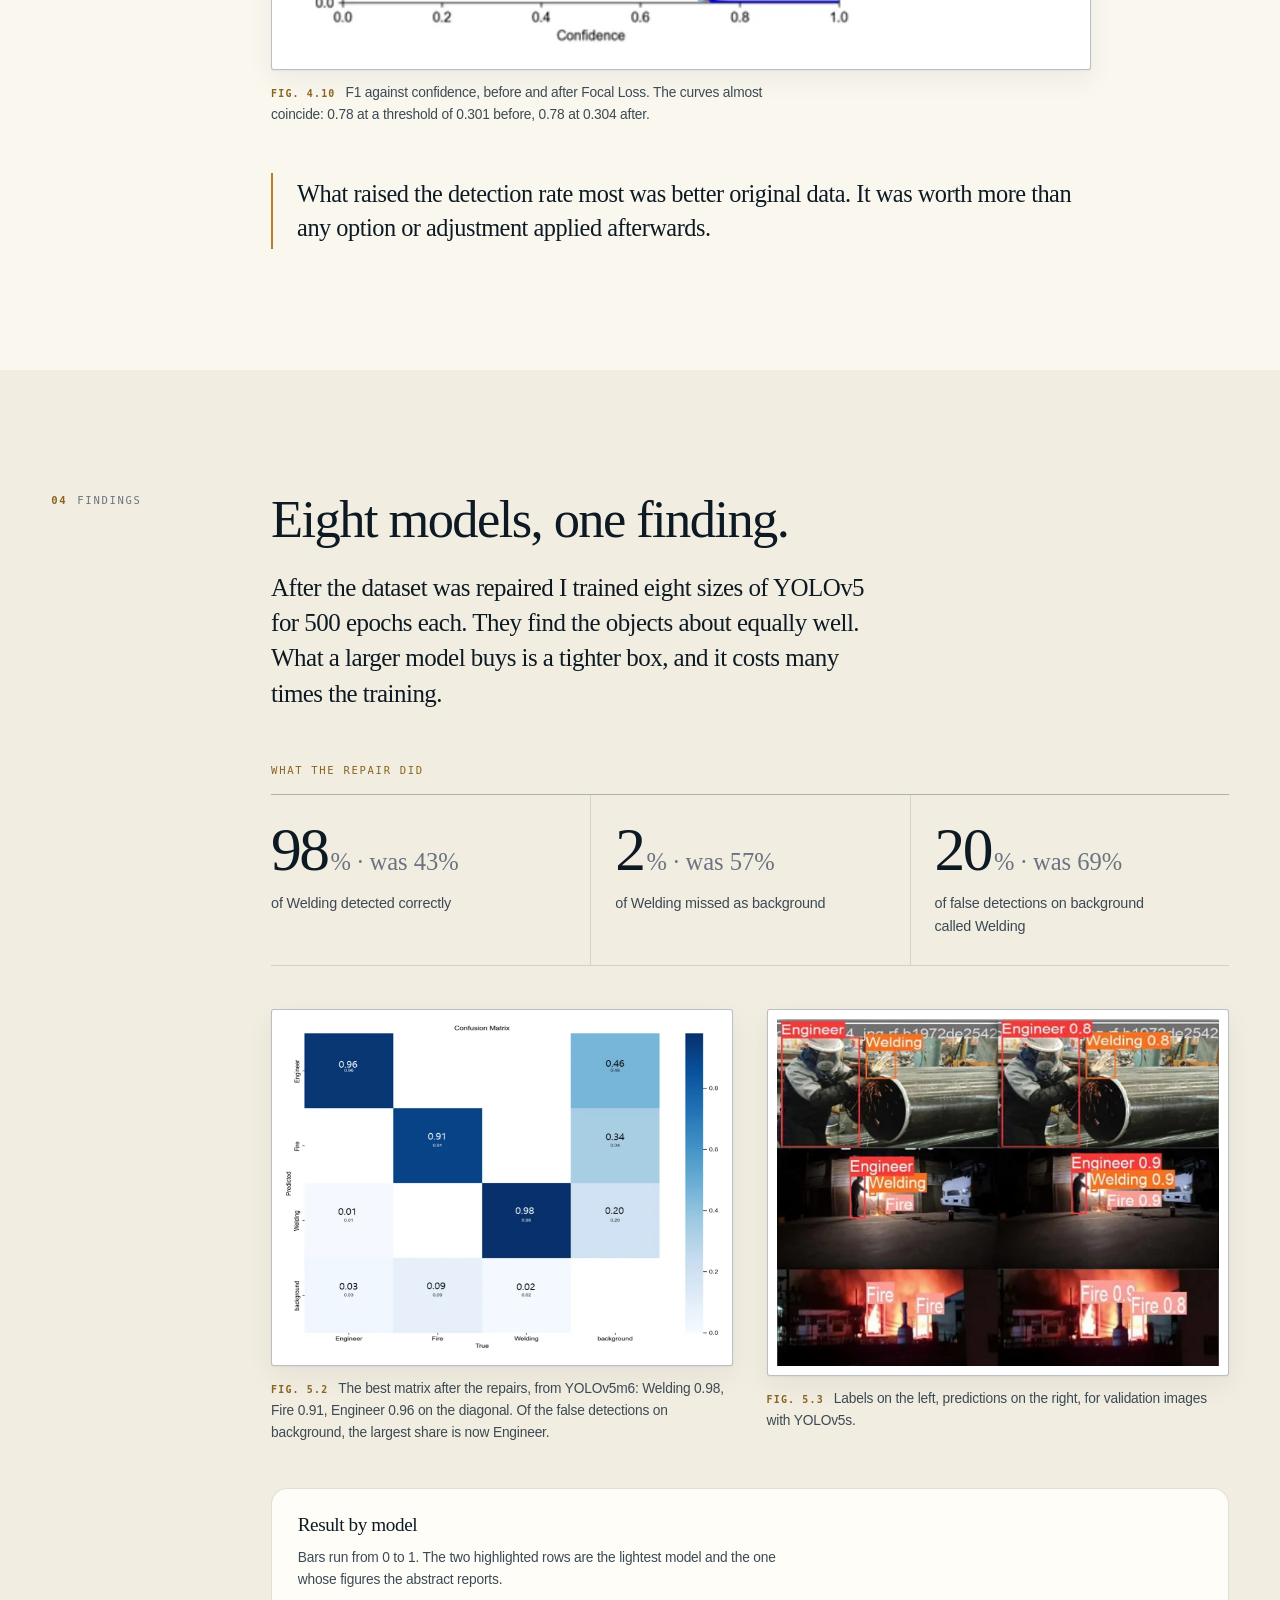
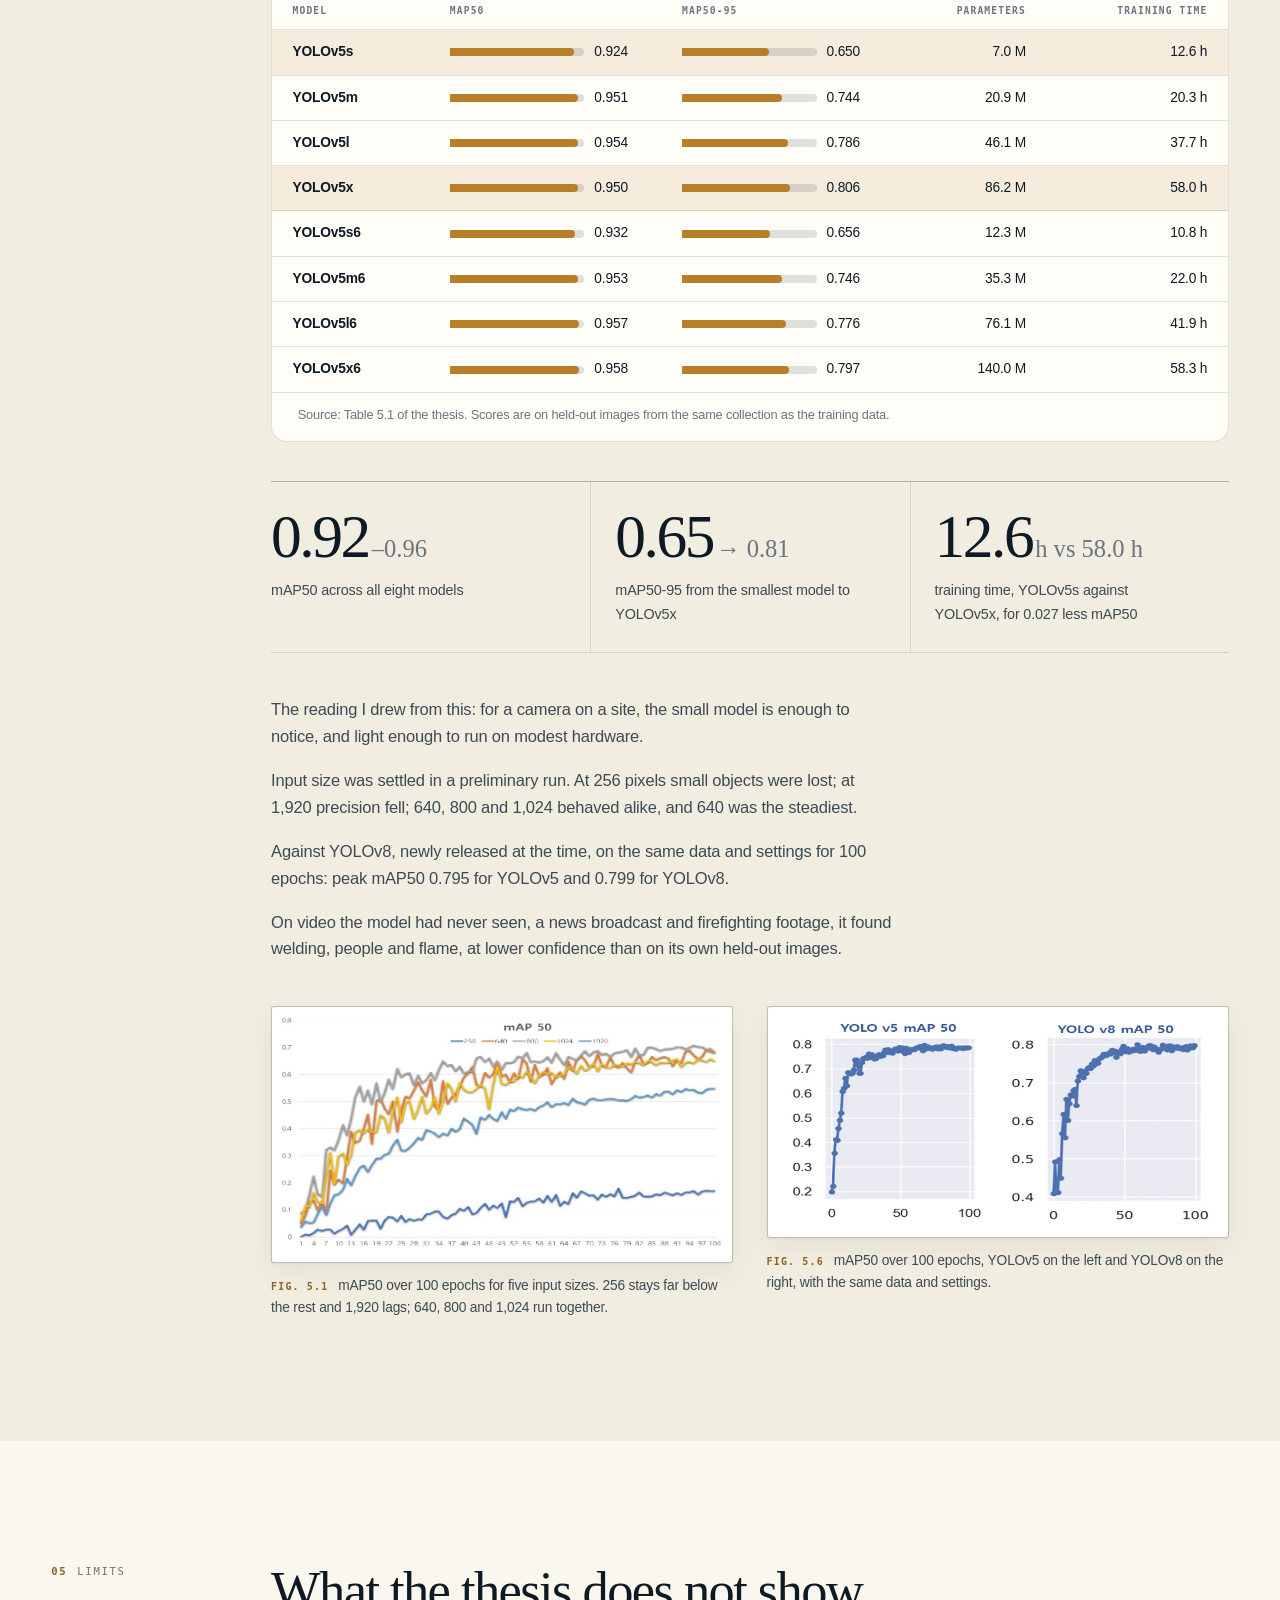
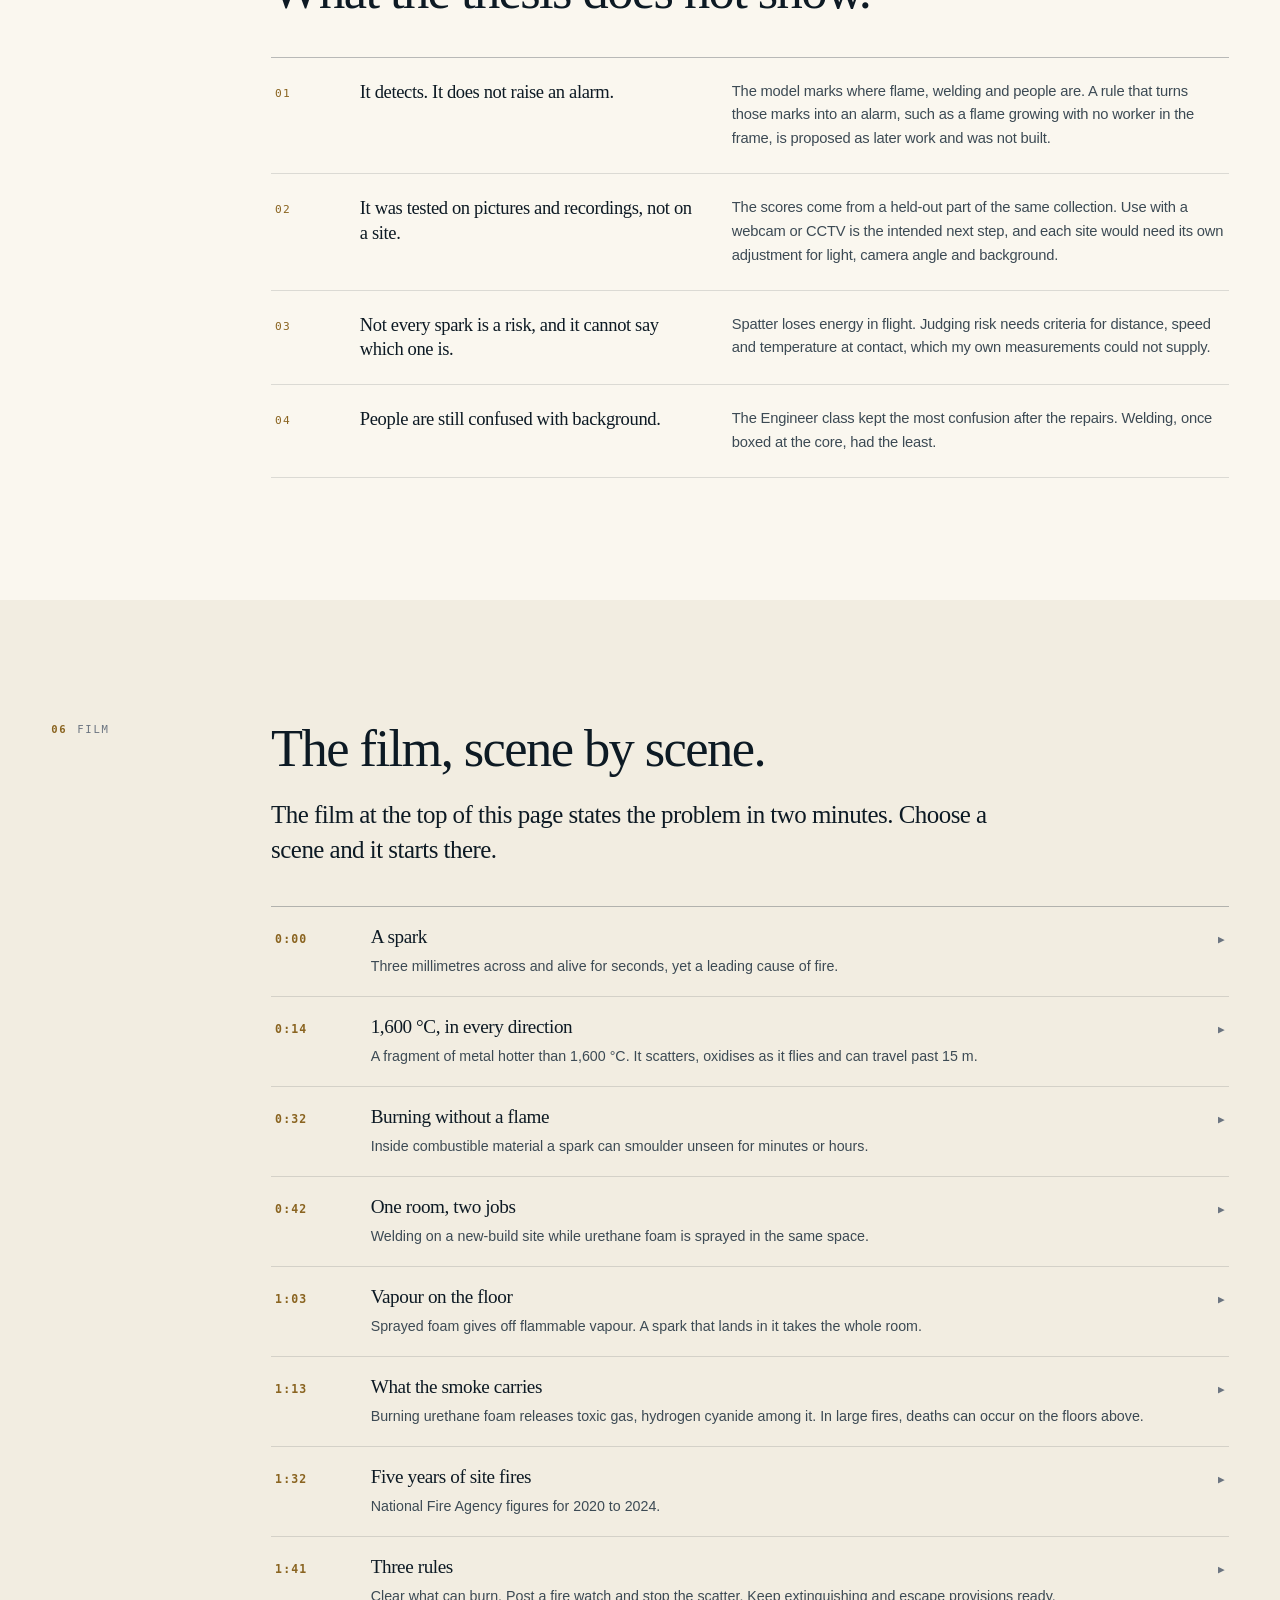
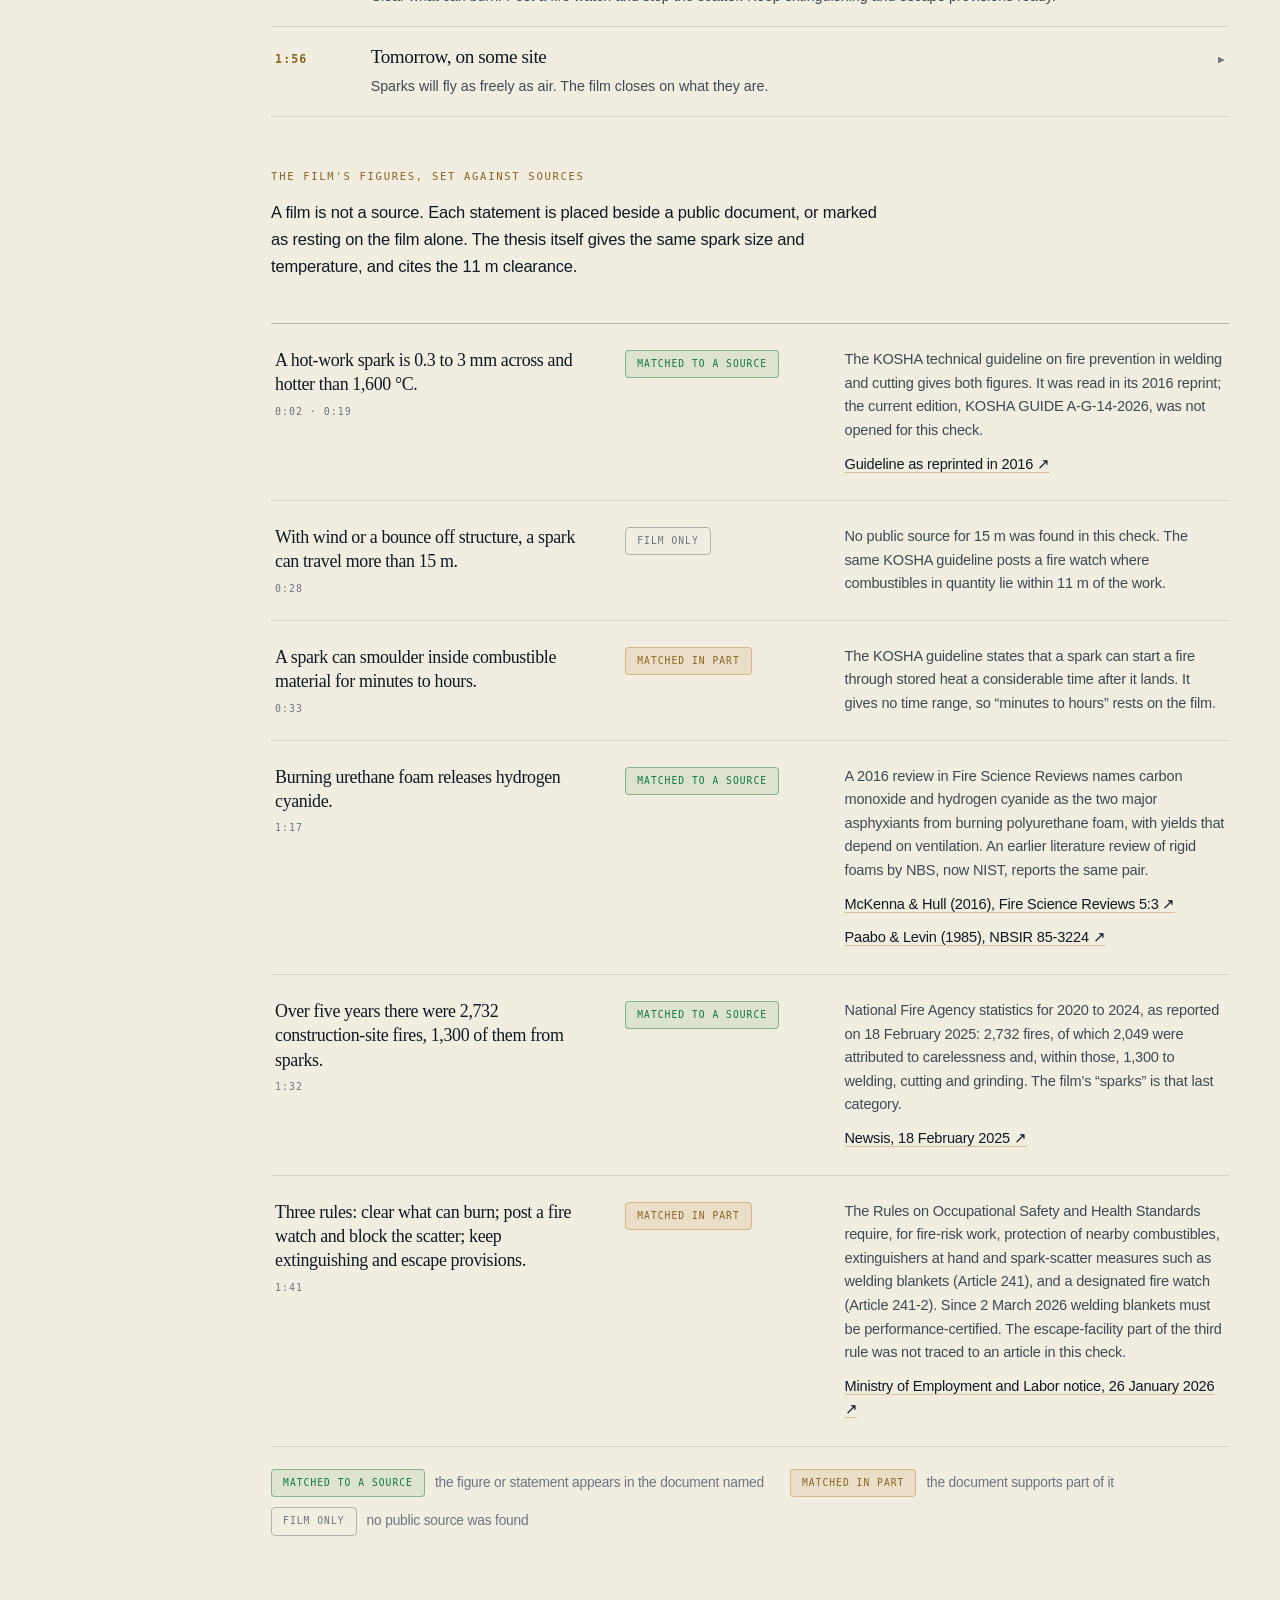
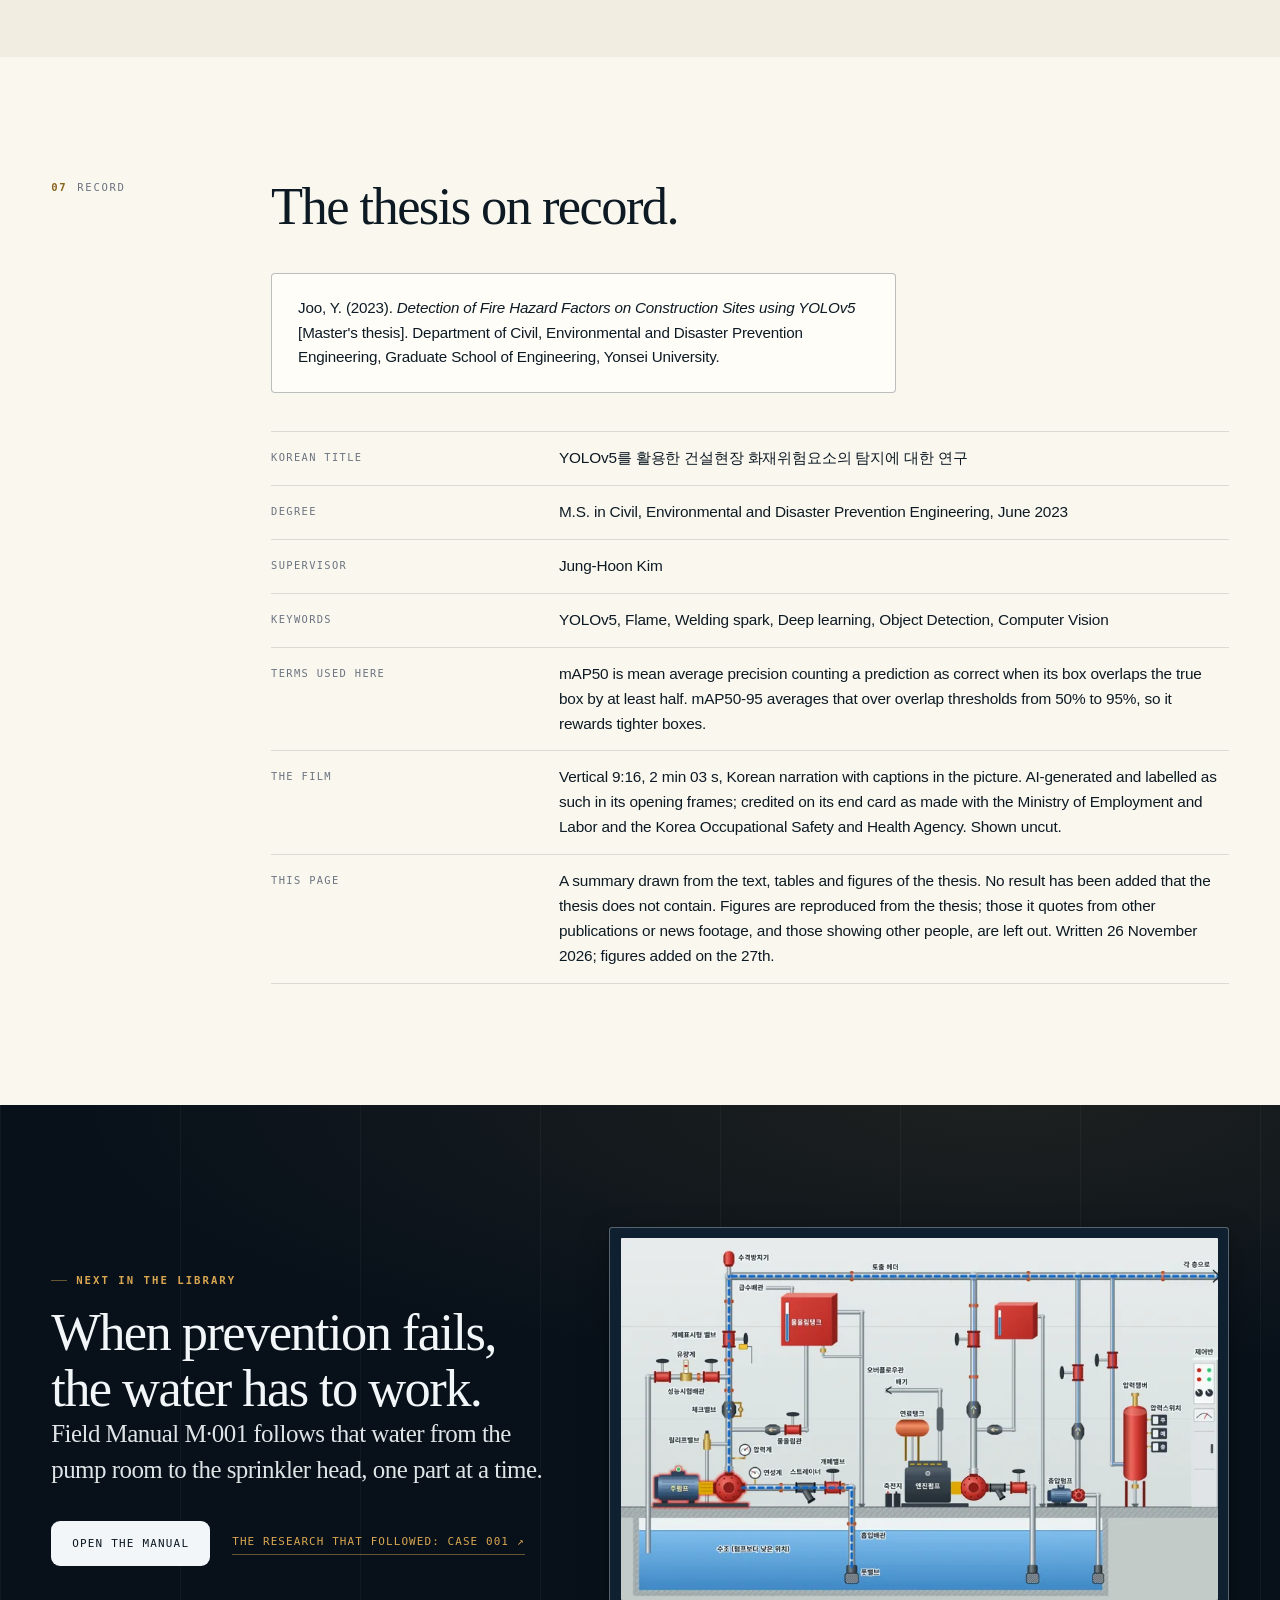
<file: thesis-2023.html>
<!doctype html>
<html lang="en">
<head>
<meta charset="utf-8" />
<meta name="viewport" content="width=device-width, initial-scale=1" />
<title>Master's thesis, read plainly — JoosAtlas</title>
<meta name="description" content="Yonghoe JOO's master's thesis read in plain language: a YOLOv5 detector that tells welding sparks from fire on construction sites, what went wrong with the first labels, and what the results do and do not show." />
<meta name="author" content="Yonghoe JOO" />
<meta name="theme-color" content="#faf7ef" />
<link rel="canonical" href="https://daejinpipero-gaja.github.io/JoosAtlas/thesis-2023.html" />
<meta property="og:site_name" content="JoosAtlas" />
<meta property="og:title" content="Can a camera tell welding from fire? — Master's thesis, read plainly" />
<meta property="og:description" content="Detection of Fire Hazard Factors on Construction Sites using YOLOv5 (Yonsei University, 2023), explained by its author." />
<meta property="og:type" content="article" />
<meta property="og:url" content="https://daejinpipero-gaja.github.io/JoosAtlas/thesis-2023.html" />
<meta property="og:image" content="https://daejinpipero-gaja.github.io/JoosAtlas/assets/images/social-preview.jpg" />
<meta name="twitter:card" content="summary_large_image" />
<link rel="icon" href="favicon.svg" type="image/svg+xml" />
<link rel="manifest" href="site.webmanifest" />
<link rel="stylesheet" href="joosatlas-v10.css?v=12.2.0" />
<script>(()=>{try{const t=localStorage.getItem('joosatlas-theme');if(t==='light'||t==='dark')document.documentElement.setAttribute('data-theme',t);const l=localStorage.getItem('joosatlas-lang');if(l==='ko'||l==='en')document.documentElement.setAttribute('lang',l);}catch(e){}})();</script>
<script type="application/ld+json">
{"@context":"https://schema.org","@type":"Thesis","name":"Detection of Fire Hazard Factors on Construction Sites using YOLOv5",
"alternateName":"YOLOv5를 활용한 건설현장 화재위험요소의 탐지에 대한 연구","author":{"@type":"Person","name":"Yonghoe Joo"},
"inSupportOf":"M.S. in Civil, Environmental and Disaster Prevention Engineering","datePublished":"2023-06",
"sourceOrganization":{"@type":"CollegeOrUniversity","name":"Yonsei University"},"inLanguage":"en",
"keywords":"YOLOv5, Flame, Welding spark, Deep learning, Object Detection, Computer Vision"}
</script>
</head>
<body>
<a class="skip-link" href="#main">Skip to content</a>
<div class="progress" aria-hidden="true"><i></i></div>

<header class="hdr on-dark">
  <a class="brand" href="index.html" aria-label="JoosAtlas home">
    <img src="assets/figures/joosatlas-mark.svg" alt="" width="34" height="34" />
    <span><strong>JoosAtlas</strong><small>Research · Field · Systems</small></span>
  </a>
  <nav class="nav" id="site-nav" aria-label="Primary">
    <a href="index.html">Home</a>
    <a href="#problem">Problem</a>
    <a href="#idea">Idea</a>
    <a href="#data">Data</a>
    <a href="#results">Findings</a>
    <a href="#limits">Limits</a>
    <a href="#scenes">Film</a>
    <a href="library.html">Library</a>
  </nav>
  <div class="chrome-tools">
    <button class="icon-btn cmdk-open" type="button" aria-label="Open command palette">
      <svg viewBox="0 0 24 24" aria-hidden="true"><circle cx="11" cy="11" r="7"/><path d="m20 20-3.5-3.5"/></svg>
      <span class="kbd">⌘K</span>
    </button>
    <button class="icon-btn lang-btn" type="button" aria-label="Switch language / 언어 전환">
      <span class="ic-to-ko">한국어</span><span class="ic-to-en">EN</span>
    </button>
    <button class="icon-btn theme-btn" type="button" aria-label="Toggle light or dark theme">
      <svg class="ic-moon" viewBox="0 0 24 24" aria-hidden="true"><path d="M20 14.5A8.5 8.5 0 1 1 9.5 4a7 7 0 0 0 10.5 10.5Z"/></svg>
      <svg class="ic-sun" viewBox="0 0 24 24" aria-hidden="true"><circle cx="12" cy="12" r="4.2"/><path d="M12 2.5v2.2M12 19.3v2.2M4.2 4.2l1.6 1.6M18.2 18.2l1.6 1.6M2.5 12h2.2M19.3 12h2.2M4.2 19.8l1.6-1.6M18.2 5.8l1.6-1.6"/></svg>
    </button>
    <button class="icon-btn menu-btn" type="button" aria-expanded="false" aria-controls="site-nav" aria-label="Toggle navigation">Index</button>
  </div>
</header>

<main id="main" class="no-i18n">

  <!-- ============ HERO: the question, and the film that opens it ============ -->
  <section id="film" class="film-hero thesis-hero vault tone-dark" data-tone="dark">
    <div class="frame film-grid">
      <div>
        <p class="eyebrow" data-ko="석사학위논문 · 연세대학교 · 2023년 6월">Master's thesis · Yonsei University · June 2023</p>
        <h1 class="d1" data-ko="카메라는 용접과 화재를 구분할 수 있는가.">Can a camera tell welding from fire?</h1>
        <p class="hero-deck" data-ko="제 석사논문 「YOLOv5를 활용한 건설현장 화재위험요소의 탐지에 대한 연구」를 풀어서 읽습니다. 무엇이 문제였고, 무엇을 만들었고, 처음에 무엇이 틀렸으며, 숫자가 무엇을 말하고 무엇을 말하지 않는지를 적었습니다.">My thesis, Detection of Fire Hazard Factors on Construction Sites using YOLOv5, read here in plain language: what the problem was, what I built, what went wrong first, and what the numbers do and do not show.</p>
        <div class="hero-cta">
          <button class="btn btn-solid" type="button" data-seek="0"><span data-ko="영상부터 보기 · 2분">Start with the film · 2 min</span></button>
          <a class="link-arrow" href="#problem"><span data-ko="문제부터 읽기">Start with the problem</span> <span aria-hidden="true">↓</span></a>
        </div>
        <div class="film-facts">
          <div><span data-ko="방법">Method</span><strong data-ko="YOLOv5 객체 탐지">YOLOv5 object detection</strong></div>
          <div><span data-ko="클래스">Classes</span><strong>Fire · Welding · Engineer</strong></div>
          <div><span data-ko="학습 이미지">Training images</span><strong data-ko="18,⁠000장">18,⁠000</strong></div>
        </div>
      </div>
      <div class="film-stage" data-film="film-001">
        <div class="plate-media">
          <video controls playsinline preload="none" poster="media/film-001/poster.jpg" data-duration="2:03" aria-label="Sparks — film, 2 min 03 s" data-label-ko="불티 — 영상, 2분 3초">
            <source src="media/film-001/film-001.mp4" type="video/mp4" />
            <a href="media/film-001/film-001.mp4" data-ko="영상 내려받기 (MP4, 15 MB)">Download the film (MP4, 15 MB)</a>
          </video>
        </div>
      </div>
    </div>
  </section>

  <section id="problem" class="sec plane" data-tone="light">
    <div class="frame rail-grid">
      <div class="rail-head"><p class="num-tag"><b>01</b> <span data-ko="문제">Problem</span></p></div>
      <div>
        <h2 class="d2" data-ko="화재는 작업으로 시작합니다.">The fire starts as work.</h2>
        <div class="prose" style="margin-top:22px">
          <p class="lede" data-ko="건설현장 화재의 주요 원인은 용접과 용단 작업에서 튀는 불티입니다. 그 불티가 인화성 유증기, 우레탄폼, 도료, 유류에 닿으면 불은 일반 화재보다 훨씬 빠르게 커집니다.">On a construction site the leading cause of fire is a spark from welding or cutting. When that spark lands in flammable vapour, urethane foam, paint or fuel, the fire grows far faster than an ordinary one.</p>
          <p data-ko="2020년 4월 이천의 물류센터 신축 현장 화재로 38명이 숨졌습니다. 지하층에서 우레탄폼 작업을 하고 화물용 승강기 설치 용접을 하던 중에 불티가 가연물에 옮겨붙은 것으로 추정됩니다.">In April 2020 a fire at a logistics-centre construction site in Icheon killed 38 people. It is believed to have started when welding sparks reached combustible material while urethane foam was being applied in the basement and a cargo lift was being welded in.</p>
        </div>
        <div class="chart-card" style="margin-top:clamp(30px,3.6vw,48px);max-width:720px">
          <div class="chart-head"><h3 data-ko="건설현장 화재, 연도별 건수">Construction-site fires per year</h3><p data-ko="5년 합계 4,⁠008건, 한 해 평균 801건.">4,⁠008 fires in five years, about 801 a year.</p></div>
          <div class="chart-pad"><svg class="year-chart" viewBox="0 0 560 250" role="img" aria-label="Construction-site fires per year, 2017 to 2021: 992, 889, 781, 691, 655." data-label-ko="연도별 건설현장 화재 건수, 2017~2021년: 992, 889, 781, 691, 655."><path class="yc-bar" d="M20.0 216V39.5q0-4 4-4h56q4 0 4 4V216z"><title>2017: 992</title></path><text class="yc-val" x="52.0" y="26.5" text-anchor="middle">992</text><text class="yc-lab" x="52.0" y="238" text-anchor="middle">2017</text><path class="yc-bar" d="M134.0 216V58.2q0-4 4-4h56q4 0 4 4V216z"><title>2018: 889</title></path><text class="yc-val" x="166.0" y="45.2" text-anchor="middle">889</text><text class="yc-lab" x="166.0" y="238" text-anchor="middle">2018</text><path class="yc-bar" d="M248.0 216V77.9q0-4 4-4h56q4 0 4 4V216z"><title>2019: 781</title></path><text class="yc-val" x="280.0" y="64.9" text-anchor="middle">781</text><text class="yc-lab" x="280.0" y="238" text-anchor="middle">2019</text><path class="yc-bar" d="M362.0 216V94.2q0-4 4-4h56q4 0 4 4V216z"><title>2020: 691</title></path><text class="yc-val" x="394.0" y="81.2" text-anchor="middle">691</text><text class="yc-lab" x="394.0" y="238" text-anchor="middle">2020</text><path class="yc-bar" d="M476.0 216V100.8q0-4 4-4h56q4 0 4 4V216z"><title>2021: 655</title></path><text class="yc-val" x="508.0" y="87.8" text-anchor="middle">655</text><text class="yc-lab" x="508.0" y="238" text-anchor="middle">2021</text><path class="yc-axis" d="M14 216.5H546"/></svg></div>
          <p class="chart-src" data-ko="출처: 소방청 국가화재정보시스템, 논문 표 1.1에서 인용. 영상에 나오는 2,⁠732건은 그 뒤 기간(2020~2024년)의 집계입니다.">Source: National Fire Data System of the National Fire Agency, as cited in Table 1.1 of the thesis. The film's 2,⁠732 is the count for a later period, 2020 to 2024.</p>
        </div>
        <p class="sub-h" data-ko="기존 감지기가 맞지 않는 이유">Why the usual detector does not fit</p>
        <div class="rule-cards" style="margin-top:0">
          <article><span data-ko="분진과 용접">Dust and welding</span><strong data-ko="열과 연기를 재는 감지기는 오작동합니다.">Heat and smoke detectors misfire.</strong><p data-ko="용접과 분진이 일상인 곳에서는 열과 연기를 감지하는 방식이 자주 오동작하거나 성능이 떨어집니다.">Where welding and dust are part of the job, a detector that senses heat and smoke trips often or loses sensitivity.</p></article>
          <article><span data-ko="열린 공간">Open space</span><strong data-ko="넓고 트인 곳에는 쓰기 어렵습니다.">They do not suit large open areas.</strong><p data-ko="감지기는 센서 범위 안에서 작동합니다. 벽이 없는 공사 중인 층은 그런 공간이 아닙니다.">They work inside the range of the sensor. A half-built floor without walls is not that.</p></article>
          <article><span data-ko="매일 바뀌는 현장">A site that changes</span><strong data-ko="경계구역을 정할 수 없습니다.">No fixed zone to protect.</strong><p data-ko="구조와 상황이 날마다 바뀌어서 자동화재탐지설비에 필요한 경계구역을 확정할 수 없습니다.">Structure and layout change day by day, so the detection zones an automatic system needs cannot be settled.</p></article>
        </div>

      </div>
    </div>
  </section>

  <section id="idea" class="sec plane-2" data-tone="light">
    <div class="frame rail-grid">
      <div class="rail-head"><p class="num-tag"><b>02</b> <span data-ko="착상">Idea</span></p></div>
      <div>
        <h2 class="d2" data-ko="경보 하나가 아니라, 클래스 세 개.">Three classes instead of one alarm.</h2>
        <div class="prose" style="margin-top:22px">
          <p class="lede" data-ko="앞선 영상 기반 연구는 한 가지를 물었습니다. 불이 났는가. 용접이 곧 일인 현장에서 그 질문은 하루 종일 경보를 울립니다. 저는 탐지기가 세 가지를 동시에 구분해 말하게 했습니다. 작업은 작업으로, 화염은 화염으로.">Earlier vision-based work asked a single question: is there a fire? On a site where welding is the job, that question raises an alarm all day. I trained the detector to name three things at once, so that work is reported as work and flame as flame.</p>
        </div>
        <div class="rule-cards">
          <article><span>Fire</span><strong data-ko="화염 그 자체">The flame itself</strong><p data-ko="화염에 꼭 맞게 상자를 그립니다.">The box is drawn tightly on the flame.</p></article>
          <article><span>Welding</span><strong data-ko="불티가 시작되는 중심">The core where the scatter begins</strong><p data-ko="불티가 흩어지는 전체가 아닙니다. 이 구분이 왜 결과를 갈랐는지는 03에서 설명합니다.">Not the whole shower of sparks. Section 03 explains why that distinction decided the result.</p></article>
          <article><span>Engineer</span><strong data-ko="사람">A person</strong><p data-ko="머리나 상체가 보이면 사람으로 셉니다. 대개 팔다리가 함께 보입니다. 다리 두 개만, 또는 팔다리 하나만 보이면 세지 않습니다. 카메라가 아래에서 위로 보지 않는다는 조건을 두었습니다.">Counted when the head or upper body is visible, usually with arms or legs. A pair of legs alone, or a single limb, is not. The camera is assumed not to look up from below.</p></article>
        </div>
        <figure class="t-fig "><a class="plate-mat" href="assets/images/thesis/fig-3-4.webp"><img src="assets/images/thesis/fig-3-4.webp" width="1162" height="867" loading="lazy" decoding="async" alt="Diagram of YOLOv5: backbone, neck and head, ending in boxes drawn on a welding scene." data-alt-ko="YOLOv5 구조도. Backbone, Neck, Head를 거쳐 용접 장면에 상자가 그려집니다." /></a><figcaption><b><span data-ko="그림 3.4">Fig. 3.4</span></b><span data-ko="YOLOv5가 한 장면을 읽는 순서. Backbone이 이미지를 줄여 특징 맵을 뽑고, Neck이 그것을 합치고, Head가 상자와 클래스, 점수를 예측합니다.">How YOLOv5 reads a frame. The backbone shrinks the image into feature maps, the neck combines them, and the head predicts each box with its class and score.</span></figcaption></figure>
        <p class="sub-h" data-ko="계산하지 않고 사진으로 배우게 한 이유">Why learn from pictures instead of calculating</p>
        <div class="prose">
          <p data-ko="아크 용접은 아크에서 약 5,⁠000 ℃의 열을 내고, 지름 0.3~3 mm, 1,⁠600 ℃가 넘는 스패터(spatter)를 튀깁니다. 한국과 미국의 기준은 모두 작업 지점에서 11 m(35 ft) 안에 가연물을 두지 않도록 합니다.">Arc welding produces heat of roughly 5,⁠000 °C at the arc, and throws spatter 0.3 to 3 mm across at more than 1,⁠600 °C. Korean and United States guidance both keep ignitable material 11 m (35 ft) from the work.</p>
          <p data-ko="영하 3 ℃, 풍속 1 m/s의 노출 콘크리트 바닥에서 용접을 초당 약 60프레임으로 찍고, 화면 속의 손을 기준으로 스패터를 쟀습니다. 튀어나가는 속도는 1.76~5 m/s였습니다. 방향, 속도, 거리 사이에서 일정한 관계를 세울 수 없었습니다.">I filmed welding outdoors on bare concrete at −3 °C in a 1 m/s wind, at about 60 frames a second, and measured the spatter against a hand in the frame. Ejection speeds ran from 1.76 to 5 m/s. I could not establish a stable relation between direction, speed and distance.</p>
          <p data-ko="화염과 불티에는 정해진 형태도, 예측에 쓸 정량적 요소도 없습니다. 그래서 생김새를 학습하는 탐지기를 택했습니다.">A flame or a spark has no fixed shape and no quantity that predicts it. That is the reason for a detector that learns what they look like.</p>
        </div>
        <figure class="t-fig is-wide"><a class="plate-mat" href="assets/images/thesis/fig-3-1.webp"><img src="assets/images/thesis/fig-3-1.webp" width="1278" height="869" loading="lazy" decoding="async" alt="Ten frames of arc welding at night with spatter paths and speeds marked." data-alt-ko="밤에 찍은 아크 용접의 연속 프레임 열 장. 스패터의 경로와 속도가 표시되어 있습니다." /></a><figcaption><b><span data-ko="그림 3.1">Fig. 3.1</span></b><span data-ko="0.02초 간격으로 찍은 용접 장면. 파란 표시는 흩어져 꺼지는 스패터, 빨간 표시는 떨어진 자리에서 계속 타는 스패터입니다. 속도는 10 cm 크기의 손을 기준으로 읽었습니다.">Welding filmed at 0.02-second intervals. Blue marks spatter that scatters and dies; red marks spatter that stays alight where it lands. Speeds are read against a 10 cm hand.</span></figcaption></figure>

      </div>
    </div>
  </section>

  <section id="data" class="sec plane" data-tone="light">
    <div class="frame rail-grid">
      <div class="rail-head"><p class="num-tag"><b>03</b> <span data-ko="데이터">Data</span></p></div>
      <div>
        <h2 class="d2" data-ko="처음의 라벨은 배경을 가르쳤습니다.">The first labels taught it the background.</h2>
        <div class="prose" style="margin-top:22px">
          <p data-ko="클래스마다 약 2,⁠000장씩 모두 6,⁠000장을 건설현장, 화재 현장, 실험, 방송과 온라인 영상에서 모았고, 증강으로 세 배인 18,⁠000장을 만들었습니다. 70%로 학습하고, 20%로 검증하고, 10%로 시험했습니다.">I collected about 2,⁠000 images for each class, 6,⁠000 in all, from construction sites, fire scenes, experiments and broadcast or online video, then tripled them by augmentation to 18,⁠000. Seventy per cent trained the model, twenty validated it, ten tested it.</p>
          <p class="lede" data-ko="처음에는 불티가 흩어지는 전체를 중심과 함께 상자 하나로 묶었습니다. 그 상자의 대부분은 배경이었고, 모델은 상자를 배웠습니다.">At first I drew one box around the whole shower of sparks, core and scatter together. Most of that box was background, and the model learned the box.</p>
        </div>
        <div class="fig-pair">
          <figure class="t-fig "><a class="plate-mat" href="assets/images/thesis/fig-4-3.webp"><img src="assets/images/thesis/fig-4-3.webp" width="875" height="713" loading="lazy" decoding="async" alt="Four welding photographs with labelling boxes that include large areas of background." data-alt-ko="배경이 크게 들어간 라벨 상자가 그려진 용접 사진 네 장." /></a><figcaption><b><span data-ko="그림 4.3">Fig. 4.3</span></b><span data-ko="모델을 헷갈리게 한 이미지들. (a) 상자 안에 들어간 배경, (b) 아크의 섬광, (c) 흩어진 스패터를 묶은 상자, (d) 촘촘한 상자와 다각형.">Images that misled the model: (a) background caught inside the box, (b) flicker from the arc, (c) one box around scattered spatter, (d) dense boxes or polygons.</span></figcaption></figure>
          <figure class="t-fig "><a class="plate-mat" href="assets/images/thesis/fig-4-4.webp"><img src="assets/images/thesis/fig-4-4.webp" width="897" height="899" loading="lazy" decoding="async" alt="Confusion matrix: Engineer 0.89, Fire 0.70, Welding 0.43 on the diagonal." data-alt-ko="혼동행렬. 대각선 값은 Engineer 0.89, Fire 0.70, Welding 0.43." /></a><figcaption><b><span data-ko="그림 4.4">Fig. 4.4</span></b><span data-ko="처음 라벨로 학습한 모델의 혼동행렬. Welding 열을 내려 읽으면 0.43은 찾았고 0.57은 배경으로 놓쳤습니다. background 열은 오탐의 구성으로, 0.69가 Welding이었습니다.">Confusion matrix with the first labels. Down the Welding column: 0.43 found, 0.57 lost to background. Down the background column: of the false detections, 0.69 were called Welding.</span></figcaption></figure>
        </div>
        <div id="labels" class="stat-row">
          <div><b>69<small>%</small></b><span data-ko="배경에서 난 오탐 가운데 Welding으로 분류된 비율">of false detections on background were called Welding</span></div>
          <div><b>57<small>%</small></b><span data-ko="Welding을 배경으로 놓친 비율">of Welding was missed as background</span></div>
          <div><b>43<small>%</small></b><span data-ko="Welding을 바르게 탐지한 비율">of Welding was detected correctly</span></div>
        </div>
        <div class="pair">
          <div>
            <p class="sub-h" data-ko="해 봤지만 풀리지 않은 것">What I tried that did not solve it</p>
            <ul class="mark-list">
              <li data-ko="배경을 단순하게 하려고 밤에 찍었습니다. 용접 섬광이 배경을 다시 밝혔습니다.">Filming at night to quieten the background. The welding flash lit it anyway.</li>
              <li data-ko="불티를 다각형으로 따 봤습니다. 상자와 큰 차이가 없었습니다.">Outlining the sparks with polygons. No real difference from boxes.</li>
              <li data-ko="스패터마다 상자를 그렸습니다. 특징이 일관되지 않았고 작업량만 늘었습니다.">One box per spatter. The features were inconsistent and the labour large.</li>
            </ul>
          </div>
          <div>
            <p class="sub-h" data-ko="풀린 방법">What did</p>
            <ul class="mark-list is-yes">
              <li data-ko="불티가 시작되는 중심과 화염 자체에만 상자를 그리고, 상자를 대상에 꼭 맞췄습니다.">Box the core where the scatter begins, and the flame itself. Keep every box tight.</li>
              <li data-ko="대상이 구조물, 난간, 전주, 전선에 가려진 이미지를 뺐습니다.">Remove images where the object hides behind structure, handrails, poles or lines.</li>
              <li data-ko="잘못 붙인 클래스를 고치고, 흐리거나 잘린 프레임을 버리고, 세 클래스의 수를 맞췄습니다.">Correct wrong class labels, drop blurred and cropped frames, balance the three classes.</li>
            </ul>
          </div>
        </div>
        <div class="fig-pair">
          <figure class="t-fig "><a class="plate-mat" href="assets/images/thesis/fig-4-7.webp"><img src="assets/images/thesis/fig-4-7.webp" width="880" height="671" loading="lazy" decoding="async" alt="Welding sparks boxed two ways: a large box around the whole shower, and a small box on the bright core." data-alt-ko="용접 불티에 상자를 그린 두 방식. 전체를 감싼 큰 상자와, 밝은 중심에만 그린 작은 상자." /></a><figcaption><b><span data-ko="그림 4.7">Fig. 4.7</span></b><span data-ko="고친 방법. (a) 처음의 상자는 불티 전체와 배경을 함께 담았습니다. (b) 고친 상자는 중심만 담습니다.">The repair. (a) The first box took in the whole shower and its background. (b) The corrected box holds only the core.</span></figcaption></figure>
          <figure class="t-fig "><a class="plate-mat" href="assets/images/thesis/fig-3-3.webp"><img src="assets/images/thesis/fig-3-3.webp" width="780" height="829" loading="lazy" decoding="async" alt="Flow chart: preparing custom dataset, data processing and augmentation, deep learning model training, performance evaluation, with a return arrow labelled modification and improvement." data-alt-ko="흐름도. 데이터셋 준비, 가공과 증강, 모델 학습, 성능 평가, 그리고 수정과 개선으로 되돌아가는 화살표." /></a><figcaption><b><span data-ko="그림 3.3">Fig. 3.3</span></b><span data-ko="연구가 돈 순환. 데이터셋을 만들고, 가공하고 증강하고, 학습하고, 평가한 뒤, 다시 돌아가 고칩니다.">The loop the work followed: build the dataset, process and augment it, train, evaluate, then go back and repair.</span></figcaption></figure>
        </div>
        <p class="sub-h" data-ko="Focal Loss와 그 효과의 크기">Focal Loss, and how much it helped</p>
        <div class="prose">
          <p data-ko="1단계 탐지기는 대상보다 배경을 훨씬 많이 봅니다. 그래서 쉬운 배경 예제가 손실을 지배합니다. Focal Loss는 그 가중을 낮춰 학습이 어려운 예제에 집중하게 합니다.">A one-stage detector sees far more background than object, so easy background examples dominate the loss. Focal Loss turns their weight down so that training attends to the hard cases.</p>
          <p class="formula" aria-label="Focal loss: FL of p t equals minus alpha t times one minus p t to the power gamma times log p t">FL(<i>p</i><sub>t</sub>) = −<i>α</i><sub>t</sub> (1 − <i>p</i><sub>t</sub>)<sup><i>γ</i></sup> log(<i>p</i><sub>t</sub>)</p>
          <p data-ko="α는 0.1~0.5, γ는 1.0~5.0 범위에서 시험했습니다. 가장 좋았던 값은 α = 0.25, γ = 2.0입니다. 효과는 작았습니다. 바른 탐지가 0.02 늘고, 배경으로 놓치는 비율이 0.02 줄었으며, 평균 F1은 0.78 그대로였습니다.">I tested α from 0.1 to 0.5 and γ from 1.0 to 5.0. The best pair was α = 0.25, γ = 2.0. The effect was small: correct detections rose by 0.02, misses to background fell by 0.02, and the mean F1 stayed at 0.78.</p>
          <p data-ko="처음에 데이터를 세 배로 늘렸던 증강은 이후 실험에서 이 데이터의 인식률을 오히려 낮췄고, 원본 이미지를 주 데이터로 삼게 되었습니다. 일반화를 위해 Dropout과 Early Stopping을 썼습니다.">Augmentation, which had tripled the set, lowered recognition on this data in later runs, and the original images became the primary set. Dropout and early stopping were used to keep the model general.</p>
        </div>
        <figure class="t-fig "><a class="plate-mat" href="assets/images/thesis/fig-4-10.webp"><img src="assets/images/thesis/fig-4-10.webp" width="848" height="605" loading="lazy" decoding="async" alt="F1-confidence curves for Engineer, Fire, Welding and all classes, before and after." data-alt-ko="Engineer, Fire, Welding과 전체 클래스의 F1-신뢰도 곡선, 적용 전과 후." /></a><figcaption><b><span data-ko="그림 4.10">Fig. 4.10</span></b><span data-ko="Focal Loss 적용 전후의 F1-신뢰도 곡선. 두 곡선은 거의 겹칩니다. 적용 전은 임계값 0.301에서 0.78, 적용 후는 0.304에서 0.78입니다.">F1 against confidence, before and after Focal Loss. The curves almost coincide: 0.78 at a threshold of 0.301 before, 0.78 at 0.304 after.</span></figcaption></figure>
        <blockquote class="pull" data-ko="탐지율을 가장 크게 올린 것은 원본 데이터를 고치는 일이었습니다. 그 뒤에 얹은 어떤 옵션이나 조정보다 값졌습니다.">What raised the detection rate most was better original data. It was worth more than any option or adjustment applied afterwards.</blockquote>

      </div>
    </div>
  </section>

  <section id="results" class="sec plane-2" data-tone="light">
    <div class="frame rail-grid">
      <div class="rail-head"><p class="num-tag"><b>04</b> <span data-ko="결과">Findings</span></p></div>
      <div>
        <h2 class="d2" data-ko="모델 여덟 개, 결론 하나.">Eight models, one finding.</h2>
        <div class="prose" style="margin-top:22px">
          <p class="lede" data-ko="데이터셋을 고친 뒤 YOLOv5의 크기 여덟 종을 각각 500 에폭 학습했습니다. 대상을 찾는 능력은 거의 같습니다. 큰 모델이 더 주는 것은 더 정확한 상자이고, 그 값은 몇 배의 학습 시간입니다.">After the dataset was repaired I trained eight sizes of YOLOv5 for 500 epochs each. They find the objects about equally well. What a larger model buys is a tighter box, and it costs many times the training.</p>
        </div>
        <p class="sub-h" data-ko="데이터를 고친 결과">What the repair did</p>
        <div class="stat-row" style="margin-top:0">
          <div><b>98<small>% · was 43%</small></b><span data-ko="Welding을 바르게 탐지한 비율 (이전 43%)">of Welding detected correctly</span></div>
          <div><b>2<small>% · was 57%</small></b><span data-ko="Welding을 배경으로 놓친 비율 (이전 57%)">of Welding missed as background</span></div>
          <div><b>20<small>% · was 69%</small></b><span data-ko="배경 오탐 가운데 Welding의 비율 (이전 69%)">of false detections on background called Welding</span></div>
        </div>
        <div class="fig-pair">
          <figure class="t-fig "><a class="plate-mat" href="assets/images/thesis/fig-5-2.webp"><img src="assets/images/thesis/fig-5-2.webp" width="799" height="608" loading="lazy" decoding="async" alt="Confusion matrix after the repairs: Engineer 0.96, Fire 0.91, Welding 0.98." data-alt-ko="데이터를 고친 뒤의 혼동행렬. Engineer 0.96, Fire 0.91, Welding 0.98." /></a><figcaption><b><span data-ko="그림 5.2">Fig. 5.2</span></b><span data-ko="데이터를 고친 뒤의 가장 좋은 혼동행렬(YOLOv5m6). 대각선 값은 Welding 0.98, Fire 0.91, Engineer 0.96입니다. 배경 오탐에서 가장 큰 몫은 이제 Engineer입니다.">The best matrix after the repairs, from YOLOv5m6: Welding 0.98, Fire 0.91, Engineer 0.96 on the diagonal. Of the false detections on background, the largest share is now Engineer.</span></figcaption></figure>
          <figure class="t-fig "><a class="plate-mat" href="assets/images/thesis/fig-5-3.webp"><img src="assets/images/thesis/fig-5-3.webp" width="627" height="492" loading="lazy" decoding="async" alt="Three validation scenes shown twice: with ground-truth boxes and with predicted boxes and scores." data-alt-ko="검증 장면 세 개를 두 번씩 보여 줍니다. 정답 상자와, 점수가 붙은 예측 상자." /></a><figcaption><b><span data-ko="그림 5.3">Fig. 5.3</span></b><span data-ko="검증 이미지에서 왼쪽은 정답 라벨, 오른쪽은 YOLOv5s의 예측입니다.">Labels on the left, predictions on the right, for validation images with YOLOv5s.</span></figcaption></figure>
        </div>
        <div class="chart-card" style="margin-top:clamp(28px,3.4vw,44px)">
          <div class="chart-head"><h3 data-ko="모델별 결과">Result by model</h3><p data-ko="막대는 0에서 1까지의 눈금입니다. 강조한 두 줄은 가장 가벼운 모델과, 초록에 실린 수치를 낸 모델입니다.">Bars run from 0 to 1. The two highlighted rows are the lightest model and the one whose figures the abstract reports.</p></div>
          <div class="table-scroll"><table class="model-table">
            <thead><tr><th data-ko="모델">Model</th><th>mAP50</th><th>mAP50-95</th><th class="num" data-ko="파라미터">Parameters</th><th class="num" data-ko="학습 시간">Training time</th></tr></thead>
            <tbody><tr class="is-key"><td>YOLOv5s</td><td><span class="mbar"><u><i style="--v:0.924"></i></u>0.924</span></td><td><span class="mbar"><u><i style="--v:0.650"></i></u>0.650</span></td><td class="num">7.0 M</td><td class="num">12.6 h</td></tr><tr><td>YOLOv5m</td><td><span class="mbar"><u><i style="--v:0.951"></i></u>0.951</span></td><td><span class="mbar"><u><i style="--v:0.744"></i></u>0.744</span></td><td class="num">20.9 M</td><td class="num">20.3 h</td></tr><tr><td>YOLOv5l</td><td><span class="mbar"><u><i style="--v:0.954"></i></u>0.954</span></td><td><span class="mbar"><u><i style="--v:0.786"></i></u>0.786</span></td><td class="num">46.1 M</td><td class="num">37.7 h</td></tr><tr class="is-key"><td>YOLOv5x</td><td><span class="mbar"><u><i style="--v:0.950"></i></u>0.950</span></td><td><span class="mbar"><u><i style="--v:0.806"></i></u>0.806</span></td><td class="num">86.2 M</td><td class="num">58.0 h</td></tr><tr><td>YOLOv5s6</td><td><span class="mbar"><u><i style="--v:0.932"></i></u>0.932</span></td><td><span class="mbar"><u><i style="--v:0.656"></i></u>0.656</span></td><td class="num">12.3 M</td><td class="num">10.8 h</td></tr><tr><td>YOLOv5m6</td><td><span class="mbar"><u><i style="--v:0.953"></i></u>0.953</span></td><td><span class="mbar"><u><i style="--v:0.746"></i></u>0.746</span></td><td class="num">35.3 M</td><td class="num">22.0 h</td></tr><tr><td>YOLOv5l6</td><td><span class="mbar"><u><i style="--v:0.957"></i></u>0.957</span></td><td><span class="mbar"><u><i style="--v:0.776"></i></u>0.776</span></td><td class="num">76.1 M</td><td class="num">41.9 h</td></tr><tr><td>YOLOv5x6</td><td><span class="mbar"><u><i style="--v:0.958"></i></u>0.958</span></td><td><span class="mbar"><u><i style="--v:0.797"></i></u>0.797</span></td><td class="num">140.0 M</td><td class="num">58.3 h</td></tr></tbody>
          </table></div>
          <p class="chart-src" data-ko="출처: 논문 표 5.1. 점수는 학습 자료와 같은 수집분에서 떼어 둔 이미지로 잰 것입니다.">Source: Table 5.1 of the thesis. Scores are on held-out images from the same collection as the training data.</p>
        </div>
        <div class="stat-row">
          <div><b>0.92<small>–0.96</small></b><span data-ko="여덟 모델 전체의 mAP50 범위">mAP50 across all eight models</span></div>
          <div><b>0.65<small>→ 0.81</small></b><span data-ko="가장 작은 모델에서 YOLOv5x까지의 mAP50-95">mAP50-95 from the smallest model to YOLOv5x</span></div>
          <div><b>12.6<small>h vs 58.0 h</small></b><span data-ko="YOLOv5s와 YOLOv5x의 학습 시간. mAP50 차이는 0.027">training time, YOLOv5s against YOLOv5x, for 0.027 less mAP50</span></div>
        </div>
        <div class="prose" style="margin-top:clamp(28px,3.4vw,44px)">
          <p data-ko="여기서 제가 읽은 것은 이렇습니다. 현장의 카메라가 알아차리는 데에는 작은 모델로 충분하고, 작은 모델은 가벼운 장비에서도 돌아갑니다.">The reading I drew from this: for a camera on a site, the small model is enough to notice, and light enough to run on modest hardware.</p>
          <p data-ko="입력 크기는 예비 실험으로 정했습니다. 256픽셀에서는 작은 대상을 놓쳤고, 1,⁠920에서는 정밀도가 떨어졌습니다. 640, 800, 1,⁠024는 비슷했고 640이 가장 안정적이었습니다.">Input size was settled in a preliminary run. At 256 pixels small objects were lost; at 1,⁠920 precision fell; 640, 800 and 1,⁠024 behaved alike, and 640 was the steadiest.</p>
          <p data-ko="당시 새로 나온 YOLOv8과 같은 데이터, 같은 설정으로 100 에폭을 비교했습니다. mAP50 최고값은 YOLOv5가 0.795, YOLOv8이 0.799였습니다.">Against YOLOv8, newly released at the time, on the same data and settings for 100 epochs: peak mAP50 0.795 for YOLOv5 and 0.799 for YOLOv8.</p>
          <p data-ko="학습에 쓰지 않은 뉴스 영상과 소방 활동 영상에서도 용접, 사람, 화염을 찾았습니다. 다만 신뢰도는 떼어 둔 자체 이미지에서보다 낮았습니다.">On video the model had never seen, a news broadcast and firefighting footage, it found welding, people and flame, at lower confidence than on its own held-out images.</p>
        </div>
        <div class="fig-pair">
          <figure class="t-fig "><a class="plate-mat" href="assets/images/thesis/fig-5-1.webp"><img src="assets/images/thesis/fig-5-1.webp" width="977" height="524" loading="lazy" decoding="async" alt="Line chart of mAP50 by epoch for input sizes 256, 640, 800, 1024 and 1920." data-alt-ko="입력 크기 256, 640, 800, 1024, 1920의 에폭별 mAP50 꺾은선 그래프." /></a><figcaption><b><span data-ko="그림 5.1">Fig. 5.1</span></b><span data-ko="입력 크기 다섯 가지의 100 에폭 mAP50. 256은 크게 낮고 1,⁠920은 뒤처지며, 640, 800, 1,⁠024는 함께 갑니다.">mAP50 over 100 epochs for five input sizes. 256 stays far below the rest and 1,⁠920 lags; 640, 800 and 1,⁠024 run together.</span></figcaption></figure>
          <figure class="t-fig "><a class="plate-mat" href="assets/images/thesis/fig-5-6.webp"><img src="assets/images/thesis/fig-5-6.webp" width="872" height="419" loading="lazy" decoding="async" alt="Two line charts of mAP50 by epoch, YOLOv5 and YOLOv8, both rising to about 0.8." data-alt-ko="YOLOv5와 YOLOv8의 에폭별 mAP50 그래프 두 개. 둘 다 약 0.8까지 오릅니다." /></a><figcaption><b><span data-ko="그림 5.6">Fig. 5.6</span></b><span data-ko="같은 데이터, 같은 설정으로 100 에폭 학습한 mAP50. 왼쪽이 YOLOv5, 오른쪽이 YOLOv8입니다.">mAP50 over 100 epochs, YOLOv5 on the left and YOLOv8 on the right, with the same data and settings.</span></figcaption></figure>
        </div>

      </div>
    </div>
  </section>

  <section id="limits" class="sec plane" data-tone="light">
    <div class="frame rail-grid">
      <div class="rail-head"><p class="num-tag"><b>05</b> <span data-ko="한계">Limits</span></p></div>
      <div>
        <h2 class="d2" data-ko="이 논문이 보여 주지 않는 것.">What the thesis does not show.</h2>
        <ul class="limits">
          <li><strong data-ko="탐지합니다. 경보를 울리지는 않습니다.">It detects. It does not raise an alarm.</strong><span data-ko="모델은 화염, 용접, 사람의 위치를 표시합니다. 그 표시를 경보로 바꾸는 규칙, 예컨대 화면에 작업자가 없는데 화염이 커지는 경우는 후속 연구로 제안했을 뿐 만들지 않았습니다.">The model marks where flame, welding and people are. A rule that turns those marks into an alarm, such as a flame growing with no worker in the frame, is proposed as later work and was not built.</span></li>
          <li><strong data-ko="사진과 녹화 영상으로 시험했고, 현장에 설치해 보지는 않았습니다.">It was tested on pictures and recordings, not on a site.</strong><span data-ko="점수는 같은 수집 자료에서 떼어 둔 부분으로 잰 것입니다. 웹캠이나 CCTV에 연결하는 것은 그다음 단계이고, 현장마다 조명, 카메라 각도, 배경에 맞춘 조정이 필요합니다.">The scores come from a held-out part of the same collection. Use with a webcam or CCTV is the intended next step, and each site would need its own adjustment for light, camera angle and background.</span></li>
          <li><strong data-ko="모든 불티가 위험한 것은 아니고, 어느 불티가 위험한지는 말하지 못합니다.">Not every spark is a risk, and it cannot say which one is.</strong><span data-ko="스패터는 날아가며 에너지를 잃습니다. 위험을 판정하려면 거리, 속도, 닿을 때의 온도에 대한 기준이 필요한데, 제 측정으로는 그것을 세우지 못했습니다.">Spatter loses energy in flight. Judging risk needs criteria for distance, speed and temperature at contact, which my own measurements could not supply.</span></li>
          <li><strong data-ko="사람은 여전히 배경과 혼동됩니다.">People are still confused with background.</strong><span data-ko="데이터를 고친 뒤에도 Engineer 클래스의 혼동이 가장 컸습니다. 중심에 상자를 그린 Welding은 가장 적었습니다.">The Engineer class kept the most confusion after the repairs. Welding, once boxed at the core, had the least.</span></li>
        </ul>

      </div>
    </div>
  </section>

  <!-- ============ 06 THE FILM ============ -->
  <section id="scenes" class="sec plane-2" data-tone="light">
    <div class="frame rail-grid">
      <div class="rail-head"><p class="num-tag"><b>06</b> <span data-ko="영상">Film</span></p></div>
      <div>
        <h2 class="d2" data-ko="장면별로 보는 영상.">The film, scene by scene.</h2>
        <p class="lede narrow" data-ko="이 페이지 맨 위의 영상은 문제를 2분에 담았습니다. 장면을 누르면 그 지점부터 재생합니다." style="margin-top:20px">The film at the top of this page states the problem in two minutes. Choose a scene and it starts there.</p>
        <div class="scene-list">
          <button type="button" data-seek="0"><time datetime="PT0S">0:00</time><span><strong data-ko="불티">A spark</strong><small data-ko="지름 3 mm, 수명은 몇 초. 그런데 화재의 주요 원인입니다.">Three millimetres across and alive for seconds, yet a leading cause of fire.</small></span><b aria-hidden="true">▶</b></button>
          <button type="button" data-seek="14"><time datetime="PT14S">0:14</time><span><strong data-ko="1,⁠600 ℃, 그리고 사방으로">1,⁠600 °C, in every direction</strong><small data-ko="1,⁠600 ℃가 넘는 쇳조각이 사방으로 튀고, 날아가며 산화하고, 15 m 넘게 갑니다.">A fragment of metal hotter than 1,⁠600 °C. It scatters, oxidises as it flies and can travel past 15 m.</small></span><b aria-hidden="true">▶</b></button>
          <button type="button" data-seek="32"><time datetime="PT32S">0:32</time><span><strong data-ko="불꽃 없이 타는 시간">Burning without a flame</strong><small data-ko="가연물 속에서 불티는 몇 분에서 몇 시간까지 보이지 않게 타들어 갑니다. 훈소(smoldering)입니다.">Inside combustible material a spark can smoulder unseen for minutes or hours.</small></span><b aria-hidden="true">▶</b></button>
          <button type="button" data-seek="42"><time datetime="PT42S">0:42</time><span><strong data-ko="한 공간, 두 작업">One room, two jobs</strong><small data-ko="신축 현장에서 용접을 하는 바로 그 공간에 우레탄 폼을 뿌리고 있습니다.">Welding on a new-build site while urethane foam is sprayed in the same space.</small></span><b aria-hidden="true">▶</b></button>
          <button type="button" data-seek="63"><time datetime="PT63S">1:03</time><span><strong data-ko="바닥에 고인 증기">Vapour on the floor</strong><small data-ko="폼을 뿌릴 때 가연성 증기가 나옵니다. 거기에 불티가 떨어지면 공간 전체로 번집니다.">Sprayed foam gives off flammable vapour. A spark that lands in it takes the whole room.</small></span><b aria-hidden="true">▶</b></button>
          <button type="button" data-seek="73"><time datetime="PT73S">1:13</time><span><strong data-ko="연기에 실린 것">What the smoke carries</strong><small data-ko="우레탄 폼이 타면 시안화수소가 섞인 유독가스가 나옵니다. 대형 화재에서는 위층에서 사망자가 나오기도 합니다.">Burning urethane foam releases toxic gas, hydrogen cyanide among it. In large fires, deaths can occur on the floors above.</small></span><b aria-hidden="true">▶</b></button>
          <button type="button" data-seek="92"><time datetime="PT92S">1:32</time><span><strong data-ko="공사장 화재 5년">Five years of site fires</strong><small data-ko="소방청의 2020~2024년 통계입니다.">National Fire Agency figures for 2020 to 2024.</small></span><b aria-hidden="true">▶</b></button>
          <button type="button" data-seek="101"><time datetime="PT101S">1:41</time><span><strong data-ko="규칙 세 가지">Three rules</strong><small data-ko="탈 것을 치웁니다. 화재감시자를 두고 불티가 튀지 않게 막습니다. 소화설비와 대피시설을 갖춥니다.">Clear what can burn. Post a fire watch and stop the scatter. Keep extinguishing and escape provisions ready.</small></span><b aria-hidden="true">▶</b></button>
          <button type="button" data-seek="116"><time datetime="PT116S">1:56</time><span><strong data-ko="내일도 어느 현장에서">Tomorrow, on some site</strong><small data-ko="불티는 공기처럼 튈 것입니다. 영상은 그것이 무엇인지를 다시 말하며 끝납니다.">Sparks will fly as freely as air. The film closes on what they are.</small></span><b aria-hidden="true">▶</b></button>
        </div>
        <div id="claims" style="scroll-margin-top:calc(var(--header-h) + 20px)">
        <p class="sub-h" data-ko="영상 속 수치와 근거">The film's figures, set against sources</p>
        <p class="prose" data-ko="영상은 출처가 아닙니다. 주장마다 공개 문서를 나란히 놓았고, 찾지 못한 것은 영상의 표기라고 적었습니다. 불티의 크기와 온도는 논문에도 같은 값으로 나오고, 논문은 이격거리 11 m를 인용합니다.">A film is not a source. Each statement is placed beside a public document, or marked as resting on the film alone. The thesis itself gives the same spark size and temperature, and cites the 11 m clearance.</p>
        <div class="claims">
          <div>
            <h3><span data-ko="화기작업의 불티는 지름 0.3~3 mm이고 1,⁠600 ℃가 넘는다.">A hot-work spark is 0.3 to 3 mm across and hotter than 1,⁠600 °C.</span><small>0:02 · 0:19</small></h3>
            <div><span class="cl cl-ok" data-ko="근거와 일치">Matched to a source</span></div>
            <div><p data-ko="안전보건공단의 「용접·용단 작업 시 화재예방에 관한 기술지침」에 두 수치가 모두 있습니다. 2016년 전재본으로 확인했고, 현행본(KOSHA GUIDE A-G-14-2026)은 이번에 열어 보지 못했습니다.">The KOSHA technical guideline on fire prevention in welding and cutting gives both figures. It was read in its 2016 reprint; the current edition, KOSHA GUIDE A-G-14-2026, was not opened for this check.</p><p><a href="https://koreascience.kr/article/JAKO201671641550130.pdf" rel="noopener" target="_blank"><span data-ko="기술지침 전재본 (2016)">Guideline as reprinted in 2016</span> ↗</a></p></div>
          </div>
          <div>
            <h3><span data-ko="바람이 불거나 구조물에 튕기면 불티는 15 m 넘게 날아간다.">With wind or a bounce off structure, a spark can travel more than 15 m.</span><small>0:28</small></h3>
            <div><span class="cl" data-ko="영상의 표기">Film only</span></div>
            <div><p data-ko="15 m의 공개 출처는 이번 확인에서 찾지 못했습니다. 같은 기술지침은 작업 지점 반경 11 m 안에 가연물이 많으면 화재감시인을 두도록 합니다.">No public source for 15 m was found in this check. The same KOSHA guideline posts a fire watch where combustibles in quantity lie within 11 m of the work.</p></div>
          </div>
          <div>
            <h3><span data-ko="불티는 가연물 속에서 몇 분에서 몇 시간까지 불꽃 없이 타들어 간다.">A spark can smoulder inside combustible material for minutes to hours.</span><small>0:33</small></h3>
            <div><span class="cl cl-part" data-ko="일부만 일치">Matched in part</span></div>
            <div><p data-ko="기술지침은 불티가 떨어지고 상당한 시간이 지난 뒤에도 축열로 불이 날 수 있다고 적습니다. 시간 범위는 적혀 있지 않습니다. ‘몇 분에서 몇 시간’은 영상의 표현입니다.">The KOSHA guideline states that a spark can start a fire through stored heat a considerable time after it lands. It gives no time range, so “minutes to hours” rests on the film.</p></div>
          </div>
          <div>
            <h3><span data-ko="우레탄 폼이 타면 시안화수소가 나온다.">Burning urethane foam releases hydrogen cyanide.</span><small>1:17</small></h3>
            <div><span class="cl cl-ok" data-ko="근거와 일치">Matched to a source</span></div>
            <div><p data-ko="2016년 Fire Science Reviews의 리뷰 논문은 폴리우레탄 폼이 탈 때 나오는 주된 질식성 가스로 일산화탄소와 시안화수소를 들고, 발생량이 환기 조건에 따라 달라진다고 정리합니다. 경질 폼을 다룬 NBS(지금의 NIST)의 앞선 문헌 검토도 같은 두 가스를 듭니다.">A 2016 review in Fire Science Reviews names carbon monoxide and hydrogen cyanide as the two major asphyxiants from burning polyurethane foam, with yields that depend on ventilation. An earlier literature review of rigid foams by NBS, now NIST, reports the same pair.</p><p><a href="https://link.springer.com/10.1186/s40038-016-0012-3" rel="noopener" target="_blank"><span data-ko="McKenna &amp; Hull (2016), Fire Science Reviews 5:3">McKenna &amp; Hull (2016), Fire Science Reviews 5:3</span> ↗</a></p><p><a href="https://www.nist.gov/node/604071" rel="noopener" target="_blank"><span data-ko="Paabo &amp; Levin (1985), NBSIR 85-3224">Paabo &amp; Levin (1985), NBSIR 85-3224</span> ↗</a></p></div>
          </div>
          <div>
            <h3><span data-ko="최근 5년간 공사장 화재는 2,⁠732건이고, 그중 1,⁠300건이 불티 때문이었다.">Over five years there were 2,⁠732 construction-site fires, 1,⁠300 of them from sparks.</span><small>1:32</small></h3>
            <div><span class="cl cl-ok" data-ko="근거와 일치">Matched to a source</span></div>
            <div><p data-ko="소방청의 2020~2024년 통계입니다(2025년 2월 18일 보도). 공사장 화재 2,⁠732건 가운데 부주의가 2,⁠049건, 그 안에서 용접·절단·연마가 1,⁠300건입니다. 영상의 ‘불티’는 이 마지막 항목을 가리킵니다.">National Fire Agency statistics for 2020 to 2024, as reported on 18 February 2025: 2,⁠732 fires, of which 2,⁠049 were attributed to carelessness and, within those, 1,⁠300 to welding, cutting and grinding. The film’s “sparks” is that last category.</p><p><a href="https://mobile.newsis.com/view/NISX20250218_0003068905" rel="noopener" target="_blank"><span data-ko="뉴시스, 2025년 2월 18일">Newsis, 18 February 2025</span> ↗</a></p></div>
          </div>
          <div>
            <h3><span data-ko="규칙 세 가지. 가연물을 치운다. 화재감시자를 두고 불티 비산을 막는다. 소화설비와 대피시설을 갖춘다.">Three rules: clear what can burn; post a fire watch and block the scatter; keep extinguishing and escape provisions.</span><small>1:41</small></h3>
            <div><span class="cl cl-part" data-ko="일부만 일치">Matched in part</span></div>
            <div><p data-ko="「산업안전보건기준에 관한 규칙」은 화재위험작업에 대해 인근 가연물의 방호조치, 소화기구 비치, 용접방화포 같은 불티 비산방지조치를 정하고(제241조), 화재감시자를 지정해 배치하도록 합니다(제241조의2). 2026년 3월 2일부터 용접방화포는 성능인증 제품을 써야 합니다. 세 번째 규칙의 대피시설 부분은 이번 확인에서 조문을 특정하지 못했습니다.">The Rules on Occupational Safety and Health Standards require, for fire-risk work, protection of nearby combustibles, extinguishers at hand and spark-scatter measures such as welding blankets (Article 241), and a designated fire watch (Article 241-2). Since 2 March 2026 welding blankets must be performance-certified. The escape-facility part of the third rule was not traced to an article in this check.</p><p><a href="https://moel.go.kr/news/notice/noticeView.do?bbs_seq=20260101036" rel="noopener" target="_blank"><span data-ko="고용노동부 공지, 2026년 1월 26일">Ministry of Employment and Labor notice, 26 January 2026</span> ↗</a></p></div>
          </div>
        </div>
        
        <div class="claims-key">
          <span><span class="cl cl-ok" data-ko="근거와 일치">Matched to a source</span> <span data-ko="이름을 적은 문서에 그 수치나 내용이 있습니다">the figure or statement appears in the document named</span></span>
          <span><span class="cl cl-part" data-ko="일부만 일치">Matched in part</span> <span data-ko="문서가 일부만 뒷받침합니다">the document supports part of it</span></span>
          <span><span class="cl" data-ko="영상의 표기">Film only</span> <span data-ko="공개 출처를 찾지 못했습니다">no public source was found</span></span>
        </div>
        </div>
      </div>
    </div>
  </section>

  <section id="record" class="sec plane" data-tone="light">
    <div class="frame rail-grid">
      <div class="rail-head"><p class="num-tag"><b>07</b> <span data-ko="서지">Record</span></p></div>
      <div>
        <h2 class="d2" data-ko="논문의 서지.">The thesis on record.</h2>
        <p class="cite-box">Joo, Y. (2023). <cite>Detection of Fire Hazard Factors on Construction Sites using YOLOv5</cite> [Master's thesis]. Department of Civil, Environmental and Disaster Prevention Engineering, Graduate School of Engineering, Yonsei University.</p>
        <dl class="def-list" style="margin-top:clamp(26px,3vw,40px)">
          <div><dt data-ko="국문 제목">Korean title</dt><dd lang="ko">YOLOv5를 활용한 건설현장 화재위험요소의 탐지에 대한 연구</dd></div>
          <div><dt data-ko="학위">Degree</dt><dd data-ko="M.S. in Civil, Environmental and Disaster Prevention Engineering · 2023년 6월">M.S. in Civil, Environmental and Disaster Prevention Engineering, June 2023</dd></div>
          <div><dt data-ko="지도교수">Supervisor</dt><dd>Jung-Hoon Kim</dd></div>
          <div><dt data-ko="핵심어">Keywords</dt><dd data-ko="YOLOv5, 화재, 비산불꽃, 딥 러닝, Object Detection, 컴퓨터비전">YOLOv5, Flame, Welding spark, Deep learning, Object Detection, Computer Vision</dd></div>
          <div><dt data-ko="용어">Terms used here</dt><dd data-ko="mAP50은 예측 상자가 정답 상자와 절반 이상 겹치면 맞은 것으로 치는 평균 정밀도입니다. mAP50-95는 겹침 기준을 50%에서 95%까지 올려 가며 낸 평균이라, 상자가 정확할수록 높습니다.">mAP50 is mean average precision counting a prediction as correct when its box overlaps the true box by at least half. mAP50-95 averages that over overlap thresholds from 50% to 95%, so it rewards tighter boxes.</dd></div>
          <div><dt data-ko="영상">The film</dt><dd data-ko="세로 9:16, 2분 3초, 한국어 내레이션과 화면 자막. AI 제작 영상이며 첫 화면에 그렇게 표기되어 있습니다. 마지막 화면의 표기는 고용노동부 · 한국산업안전보건공단과 함께 제작입니다. 자르거나 고치지 않고 실었습니다.">Vertical 9:16, 2 min 03 s, Korean narration with captions in the picture. AI-generated and labelled as such in its opening frames; credited on its end card as made with the Ministry of Employment and Labor and the Korea Occupational Safety and Health Agency. Shown uncut.</dd></div>
          <div><dt data-ko="이 페이지">This page</dt><dd data-ko="논문의 본문, 표, 그림에서 옮긴 요약입니다. 논문에 없는 결과는 더하지 않았습니다. 그림은 논문에서 그대로 가져왔고, 다른 문헌이나 보도 영상에서 인용한 그림과 다른 사람이 나오는 그림은 싣지 않았습니다. 2026년 11월 26일 작성, 27일 그림 추가.">A summary drawn from the text, tables and figures of the thesis. No result has been added that the thesis does not contain. Figures are reproduced from the thesis; those it quotes from other publications or news footage, and those showing other people, are left out. Written 26 November 2026; figures added on the 27th.</dd></div>
        </dl>

      </div>
    </div>
  </section>

  <!-- ============ NEXT ============ -->
  <section class="sec vault tone-dark" data-tone="dark">
    <div class="frame next-plate">
      <div>
        <p class="eyebrow" data-ko="자료실의 다음 자료">Next in the library</p>
        <h2 class="d2" data-ko="예방이 실패하면, 물이 일해야 합니다.">When prevention fails, the water has to work.</h2>
        <p class="lede" data-ko="현장 교재 M·001은 그 물을 펌프실에서 스프링클러 헤드까지, 부품 하나씩 따라갑니다.">Field Manual M·001 follows that water from the pump room to the sprinkler head, one part at a time.</p>
        <div class="hero-cta">
          <a class="btn btn-solid" href="manual-001/"><span data-ko="교재 열기">Open the manual</span></a>
          <a class="link-arrow" href="case-001.html"><span data-ko="그 뒤의 연구: Case 001">The research that followed: Case 001</span> <span aria-hidden="true">↗</span></a>
        </div>
      </div>
      <a class="plate-mat rv" href="manual-001/" aria-label="Field Manual M·001 — Water-Based Fire Protection, Illustrated" data-label-ko="현장 교재 M·001 — 수계소화설비 도해 교재">
        <span class="plate-media" style="aspect-ratio:1892/1148"><img src="assets/images/manual-001-cover.webp" srcset="assets/images/manual-001-cover-800.webp 800w, assets/images/manual-001-cover.webp 1600w" sizes="(max-width:900px) 100vw, 720px" alt="Drawing of a fire pump room with the water path during a fire." data-alt-ko="화재 때의 물길을 표시한 소방 펌프실 도해." loading="lazy" style="width:100%;height:100%;object-fit:cover" /></span>
      </a>
    </div>
  </section>

</main>

<footer class="ftr" data-tone="light">
  <div class="frame">
    <div class="ftr-grid">
      <div>
        <div class="ftr-brand">
          <img src="assets/figures/joosatlas-mark.svg" alt="" width="36" height="36" />
          <span><strong>JoosAtlas</strong><small>Measure · Verify · Explain</small></span>
        </div>
        <p class="ftr-note">An independent personal research platform. Affiliations are biographical context.</p>
      </div>
      <div>
        <h4>Atlas</h4>
        <ul><li><a href="index.html">Home</a></li><li><a href="library.html">Library</a></li><li><a href="thesis-2023.html">Master's thesis</a></li><li><a href="manual-001/">Field Manual 001</a></li><li><a href="about.html">About</a></li></ul>
      </div>
      <div>
        <h4>Case 001</h4>
        <ul><li><a href="case-001.html#theory">Theory</a></li><li><a href="case-001.html#pixel-lab">Sensitivity lab</a></li><li><a href="case-001.html#evidence">Evidence</a></li><li><a href="case-001.html#claim">Claim boundary</a></li></ul>
      </div>
      <div>
        <h4>Contact</h4>
        <ul>
          <li><a href="mailto:daejinpipero@yonsei.ac.kr">daejinpipero@yonsei.ac.kr</a></li>
          <li><a href="mailto:daejinpipero@gmail.com">daejinpipero@gmail.com</a></li>
          <li><a href="https://github.com/daejinpipero-gaja/JoosAtlas">GitHub ↗</a></li>
        </ul>
      </div>
    </div>
    <div class="ftr-base">
      <span>© <span data-year>2026</span> Yonghoe JOO · JoosAtlas v12.2</span>
      <span>Updated <time data-updated datetime="2026-11-26">26 November 2026</time> · v12.1</span>
    </div>
  </div>
</footer>

<!-- ============ COMMAND PALETTE ============ -->
<div class="cmdk" role="dialog" aria-modal="true" aria-label="Command palette">
  <div class="cmdk-veil"></div>
  <div class="cmdk-box">
    <div class="cmdk-field">
      <svg viewBox="0 0 24 24" aria-hidden="true"><circle cx="11" cy="11" r="7"/><path d="m20 20-3.5-3.5"/></svg>
      <input type="text" role="combobox" aria-expanded="true" aria-controls="cmdk-results" aria-autocomplete="list" placeholder="Search sections, figures and actions…" aria-label="Search JoosAtlas" autocomplete="off" spellcheck="false" />
      <span class="cmdk-esc">ESC</span>
    </div>
    <div class="cmdk-list" id="cmdk-results" role="listbox" aria-label="Results"></div>
    <div class="cmdk-foot"><span>↑↓ navigate</span><span>↵ open</span><span>⌘K toggle</span><span>T theme</span><span>L 한국어 / EN</span></div>
  </div>
</div>


<script src="joosatlas-i18n.js?v=12.2.0"></script>
<script src="joosatlas-library.js?v=12.2.0"></script>
<script src="joosatlas-v10.js?v=12.2.0"></script>
</body>
</html>
</file>
<file: joosatlas-v10.css>
/* ============================================================
   JoosAtlas v10 — "Instrument"
   Design system: dual-theme editorial + measurement chrome
   ============================================================ */

/* ---------- 1. TOKENS ---------- */

:root{
  color-scheme:light;

  --bg:#faf7ef;
  --bg-2:#f2ede1;
  --surface:#fffdf8;
  --surface-2:#f4f0e5;
  --ink:#0d1a24;
  --ink-2:#3c4a54;
  --ink-3:#6b7480;
  --rule:rgba(13,26,36,.13);
  --rule-2:rgba(13,26,36,.28);
  --accent:#8a6420;
  --accent-bright:#b97e28;
  --accent-wash:rgba(185,126,40,.13);
  --accent-line:rgba(185,126,40,.42);

  --s1:#2a63c9;
  --s2:#16967d;
  --s3:#b97e28;
  --r1:#7fa0e0;
  --r2:#2a63c9;
  --r3:#16386f;
  --limit:#b3322e;
  --good:#0f7a3d;

  --grid:#e7e1d3;
  --axis:#cfc7b6;

  --btn-face:#0d1a24;
  --btn-ink:#faf7ef;

  --shadow-1:0 1px 2px rgba(13,26,36,.05),0 10px 28px rgba(13,26,36,.06);
  --shadow-2:0 28px 80px rgba(13,26,36,.16);
  --ring:0 0 0 2px var(--bg),0 0 0 4px var(--accent-bright);

  --display:"Iowan Old Style","Palatino Linotype","Book Antiqua",Palatino,Charter,"Bitstream Charter",Georgia,"Noto Serif",serif;
  --sans:-apple-system,BlinkMacSystemFont,"Segoe UI Variable Text","Segoe UI",Inter,"Helvetica Neue","Liberation Sans",Arial,sans-serif;
  --mono:ui-monospace,"SF Mono","JetBrains Mono","Roboto Mono",Menlo,Consolas,"DejaVu Sans Mono",monospace;

  --max:1440px;
  --gutter:clamp(22px,4vw,68px);
  --rail:clamp(0px,7vw,116px);
  --header-h:70px;
}

[data-theme="dark"],
.tone-dark{
  color-scheme:dark;
  --bg:#0a1620;
  --bg-2:#08111a;
  --surface:#0f2130;
  --surface-2:#14293b;
  --ink:#f2f6f8;
  --ink-2:#b9c7d1;
  --ink-3:#93a3b0;
  --rule:rgba(242,246,248,.15);
  --rule-2:rgba(242,246,248,.32);
  --accent:#d9a651;
  --accent-bright:#d9a651;
  --accent-wash:rgba(217,166,81,.15);
  --accent-line:rgba(217,166,81,.45);
  --s1:#4a86e8;
  --s2:#2aa385;
  --s3:#bd8524;
  --r1:#a9c3f5;
  --r2:#5e93ec;
  --r3:#2a63c9;
  --limit:#ef7b74;
  --good:#3fbe6a;
  --grid:#1b3345;
  --axis:#2c4a61;
  --btn-face:#f2f6f8;
  --btn-ink:#0a1620;
  --shadow-1:0 1px 2px rgba(0,0,0,.3),0 10px 30px rgba(0,0,0,.35);
  --shadow-2:0 30px 90px rgba(0,0,0,.55);
  --ring:0 0 0 2px var(--bg),0 0 0 4px var(--accent-bright);
}

@media (prefers-color-scheme:dark){
  :root:where(:not([data-theme="light"])){
    color-scheme:dark;
    --bg:#0a1620;
    --bg-2:#08111a;
    --surface:#0f2130;
    --surface-2:#14293b;
    --ink:#f2f6f8;
    --ink-2:#b9c7d1;
    --ink-3:#93a3b0;
    --rule:rgba(242,246,248,.15);
    --rule-2:rgba(242,246,248,.32);
    --accent:#d9a651;
    --accent-bright:#d9a651;
    --accent-wash:rgba(217,166,81,.15);
    --accent-line:rgba(217,166,81,.45);
    --s1:#4a86e8;
    --s2:#2aa385;
    --s3:#bd8524;
    --r1:#a9c3f5;
    --r2:#5e93ec;
    --r3:#2a63c9;
    --limit:#ef7b74;
    --good:#3fbe6a;
    --grid:#1b3345;
    --axis:#2c4a61;
    --btn-face:#f2f6f8;
    --btn-ink:#0a1620;
    --shadow-1:0 1px 2px rgba(0,0,0,.3),0 10px 30px rgba(0,0,0,.35);
    --shadow-2:0 30px 90px rgba(0,0,0,.55);
  }
}

/* ---------- 2. BASE ---------- */

*,*::before,*::after{box-sizing:border-box}
html{-webkit-text-size-adjust:100%;scroll-behavior:smooth;scroll-padding-top:calc(var(--header-h) + 24px);background:var(--bg)}
body{
  margin:0;background:var(--bg);color:var(--ink);
  font-family:var(--sans);font-size:16.5px;line-height:1.62;letter-spacing:-.011em;
  -webkit-font-smoothing:antialiased;overflow-x:hidden;
  transition:background-color .3s ease,color .3s ease;
}
body.is-locked{overflow:hidden}
img,svg,video{display:block;max-width:100%}
a{color:inherit;text-decoration:none}
button,input,select{font:inherit;color:inherit}
figure,dl,dd{margin:0}
h1,h2,h3,h4{margin:0;font-weight:400;letter-spacing:-.028em}
p{margin:0 0 1.05em}
p:last-child{margin-bottom:0}
ul,ol{margin:0;padding:0;list-style:none}
::selection{background:var(--accent-wash);color:var(--ink)}
:focus-visible{outline:none;box-shadow:var(--ring);border-radius:3px}

.skip-link{position:absolute;left:-9999px;top:0;z-index:400;background:var(--surface);color:var(--ink);padding:12px 18px;border:1px solid var(--rule)}
.skip-link:focus{left:14px;top:14px}
.vh{position:absolute;width:1px;height:1px;overflow:hidden;clip:rect(0 0 0 0);white-space:nowrap}

/* ---------- 3. TYPOGRAPHY ---------- */

.d1{font-family:var(--display);font-size:clamp(2.85rem,6.6vw,5.6rem);line-height:.99;letter-spacing:-.035em}
.d2{font-family:var(--display);font-size:clamp(2.1rem,4.1vw,3.5rem);line-height:1.06;letter-spacing:-.03em}
.d3{font-family:var(--display);font-size:clamp(1.5rem,2.5vw,2.15rem);line-height:1.16;letter-spacing:-.026em}
.d4{font-family:var(--display);font-size:clamp(1.18rem,1.6vw,1.45rem);line-height:1.24;letter-spacing:-.02em}
.lede{font-family:var(--display);font-size:clamp(1.28rem,1.95vw,1.72rem);line-height:1.42;letter-spacing:-.021em;color:var(--ink)}
.lede.narrow{max-width:60ch}
.body-2{color:var(--ink-2)}
.small{font-size:.9rem;line-height:1.55;color:var(--ink-2)}

.mono{font-family:var(--mono);font-variant-numeric:tabular-nums}
.eyebrow{
  font-family:var(--mono);font-size:.665rem;font-weight:600;
  letter-spacing:.19em;text-transform:uppercase;color:var(--accent);
  display:flex;align-items:center;gap:9px;margin:0 0 16px;
}
.eyebrow::before{content:"";width:16px;height:1px;background:var(--accent-line);flex:none}
.eyebrow.plain::before{display:none}

.num-tag{
  font-family:var(--mono);font-size:.66rem;letter-spacing:.16em;text-transform:uppercase;
  color:var(--ink-3);display:flex;gap:10px;align-items:baseline;
}
.num-tag b{color:var(--accent);font-weight:700}

/* ---------- 4. LAYOUT ---------- */

.frame{width:min(100% - var(--gutter)*2,var(--max));margin-inline:auto}
.frame-wide{width:min(100% - var(--gutter),1720px);margin-inline:auto}
.sec{padding-block:clamp(74px,9.5vw,148px);position:relative}
.sec-tight{padding-block:clamp(52px,6vw,88px)}
.plane{background:var(--bg);color:var(--ink)}
.plane-2{background:var(--bg-2);color:var(--ink)}
.tone-dark{background:var(--bg);color:var(--ink)}

.rail-grid{display:grid;grid-template-columns:minmax(120px,.28fr) minmax(0,1.72fr);gap:clamp(30px,5vw,84px)}
.rail-head{position:sticky;top:calc(var(--header-h) + 26px);align-self:start}
.cols-2{display:grid;grid-template-columns:repeat(2,minmax(0,1fr));gap:clamp(24px,3vw,52px)}
.cols-3{display:grid;grid-template-columns:repeat(3,minmax(0,1fr));gap:clamp(20px,2.4vw,34px)}
.cols-4{display:grid;grid-template-columns:repeat(4,minmax(0,1fr));gap:clamp(16px,2vw,28px)}
.stack-sm>*+*{margin-top:14px}
.stack>*+*{margin-top:clamp(24px,3vw,42px)}
.hr{height:1px;background:var(--rule);border:0;margin:0}
.tick-rule{
  height:9px;border-top:1px solid var(--rule);
  background-image:repeating-linear-gradient(90deg,var(--rule) 0 1px,transparent 1px 26px);
  background-size:100% 5px;background-repeat:no-repeat;background-position:0 0;
  opacity:.9;
}

/* ---------- 5. HEADER / CHROME ---------- */

.progress{position:fixed;inset:0 0 auto 0;height:2px;z-index:180;pointer-events:none}
.progress i{display:block;height:100%;width:0;background:var(--accent-bright);transition:width .1s linear}

.hdr{
  position:fixed;inset:0 0 auto 0;height:var(--header-h);z-index:170;
  display:flex;align-items:center;gap:18px;
  padding-inline:max(18px,calc((100vw - var(--max))/2));
  border-bottom:1px solid transparent;
  transition:background-color .35s ease,border-color .35s ease,backdrop-filter .35s ease,color .35s ease;
}
.hdr.is-solid{background:color-mix(in srgb,var(--bg) 86%,transparent);backdrop-filter:blur(18px) saturate(1.4);border-bottom-color:var(--rule)}
.hdr.on-dark{color:#f2f6f8}
.hdr.on-dark.is-solid{background:rgba(8,17,26,.72)}

.brand{display:flex;align-items:center;gap:11px;flex:none;margin-right:auto}
.brand img{width:34px;height:34px;border-radius:9px}
.brand span{display:grid;line-height:1.02}
.brand strong{font-family:var(--display);font-size:1.02rem;letter-spacing:-.01em;font-weight:400}
.brand small{font-family:var(--mono);font-size:.55rem;letter-spacing:.16em;opacity:.62;margin-top:4px;text-transform:uppercase}

.nav{display:flex;align-items:center;gap:clamp(14px,1.8vw,28px);font-family:var(--mono);font-size:.685rem;letter-spacing:.1em;text-transform:uppercase}
.nav a{position:relative;padding-block:7px;opacity:.82;transition:opacity .2s}
.nav a::after{content:"";position:absolute;left:0;right:100%;bottom:1px;height:1px;background:currentColor;transition:right .28s cubic-bezier(.2,.8,.3,1)}
.nav a:hover,.nav a:focus-visible,.nav a.is-current{opacity:1}
.nav a:hover::after,.nav a:focus-visible::after,.nav a.is-current::after{right:0}
.nav a.is-current::after{background:var(--accent-bright)}

.chrome-tools{display:flex;align-items:center;gap:8px;flex:none}
.icon-btn{
  display:inline-flex;align-items:center;justify-content:center;gap:7px;
  height:34px;min-width:34px;padding:0 9px;background:transparent;
  border:1px solid var(--rule-2);border-radius:8px;cursor:pointer;
  font-family:var(--mono);font-size:.63rem;letter-spacing:.09em;text-transform:uppercase;
  transition:background-color .2s,border-color .2s,transform .2s;
}
.hdr.on-dark .icon-btn{border-color:rgba(242,246,248,.34)}
.icon-btn:hover{background:var(--accent-wash);border-color:var(--accent-line)}
.icon-btn:active{transform:scale(.96)}
.icon-btn svg{width:15px;height:15px;fill:none;stroke:currentColor;stroke-width:1.7;stroke-linecap:round;stroke-linejoin:round}
.kbd{font-family:var(--mono);font-size:.62rem;letter-spacing:.06em;opacity:.7}
@media (max-width:900px){.kbd{display:none}}

.theme-btn .ic-sun{display:none}
.theme-btn .ic-moon{display:block}
[data-theme="dark"] .theme-btn .ic-sun{display:block}
[data-theme="dark"] .theme-btn .ic-moon{display:none}
@media (prefers-color-scheme:dark){
  :root:where(:not([data-theme="light"])) .theme-btn .ic-sun{display:block}
  :root:where(:not([data-theme="light"])) .theme-btn .ic-moon{display:none}
}

.menu-btn{display:none}

/* ---------- 6. COMMAND PALETTE ---------- */

.cmdk{position:fixed;inset:0;z-index:300;display:none;padding:clamp(48px,12vh,140px) 18px 18px;justify-content:center;align-items:flex-start}
.cmdk.is-open{display:flex}
.cmdk-veil{position:absolute;inset:0;background:rgba(6,14,21,.55);backdrop-filter:blur(6px);animation:fade .22s ease both}
.cmdk-box{
  position:relative;width:min(660px,100%);max-height:min(640px,80vh);
  background:var(--surface);border:1px solid var(--rule-2);border-radius:15px;
  box-shadow:var(--shadow-2);overflow:hidden;display:flex;flex-direction:column;
  animation:pop .26s cubic-bezier(.2,.9,.3,1) both;
}
.cmdk-field{display:flex;align-items:center;gap:12px;padding:15px 17px;border-bottom:1px solid var(--rule)}
.cmdk-field svg{width:17px;height:17px;flex:none;fill:none;stroke:var(--ink-3);stroke-width:1.8;stroke-linecap:round}
.cmdk-field input{flex:1;min-width:0;background:none;border:0;outline:none;font-size:1.02rem;letter-spacing:-.012em}
.cmdk-field input::placeholder{color:var(--ink-3)}
.cmdk-esc{font-family:var(--mono);font-size:.6rem;letter-spacing:.1em;color:var(--ink-3);border:1px solid var(--rule);border-radius:5px;padding:3px 6px}
.cmdk-list{overflow-y:auto;padding:8px;scrollbar-width:thin}
.cmdk-group{font-family:var(--mono);font-size:.6rem;letter-spacing:.16em;text-transform:uppercase;color:var(--ink-3);padding:12px 11px 6px}
.cmdk-item{
  display:flex;align-items:center;gap:12px;width:100%;text-align:left;
  padding:9px 11px;border-radius:9px;border:0;background:none;cursor:pointer;
}
.cmdk-item:hover,.cmdk-item.is-active{background:var(--accent-wash)}
.cmdk-item.is-active{box-shadow:inset 0 0 0 1px var(--accent-line)}
.cmdk-ico{
  width:26px;height:26px;flex:none;display:grid;place-items:center;border-radius:7px;
  background:var(--surface-2);color:var(--accent);font-family:var(--mono);font-size:.6rem;font-weight:700;
}
.cmdk-txt{flex:1;min-width:0}
.cmdk-txt b{display:block;font-weight:500;font-size:.94rem;letter-spacing:-.012em;white-space:nowrap;overflow:hidden;text-overflow:ellipsis}
.cmdk-txt span{display:block;font-size:.76rem;color:var(--ink-3);white-space:nowrap;overflow:hidden;text-overflow:ellipsis}
.cmdk-txt mark{background:none;color:var(--accent);font-weight:700}
.cmdk-meta{font-family:var(--mono);font-size:.58rem;letter-spacing:.1em;color:var(--ink-3);text-transform:uppercase;flex:none}
.cmdk-empty{padding:34px 14px;text-align:center;color:var(--ink-3);font-size:.9rem}
.cmdk-foot{display:flex;gap:16px;padding:10px 16px;border-top:1px solid var(--rule);font-family:var(--mono);font-size:.6rem;letter-spacing:.08em;color:var(--ink-3);text-transform:uppercase;flex-wrap:wrap}

@keyframes fade{from{opacity:0}to{opacity:1}}
@keyframes pop{from{opacity:0;transform:translateY(14px) scale(.985)}to{opacity:1;transform:none}}

/* ---------- 7. BUTTONS ---------- */

.btn{
  display:inline-flex;align-items:center;justify-content:center;gap:9px;
  min-height:45px;padding:0 20px;border:1px solid transparent;border-radius:9px;cursor:pointer;
  background:transparent;color:inherit;text-align:center;
  font-family:var(--mono);font-size:.685rem;letter-spacing:.11em;text-transform:uppercase;
  transition:transform .22s cubic-bezier(.2,.8,.3,1),background-color .22s,border-color .22s,color .22s;
}
.btn:hover{transform:translateY(-2px)}
.btn-solid{background:var(--btn-face);color:var(--btn-ink)}
.btn-solid:hover{background:var(--accent-bright);color:#0a1620}
.btn-line{border-color:var(--rule-2);color:inherit}
.btn-line:hover{border-color:var(--accent-bright);background:var(--accent-wash)}
.btn-ghost{padding:0;min-height:0;border:0;background:none}
.link-arrow{
  display:inline-flex;align-items:center;gap:8px;
  font-family:var(--mono);font-size:.685rem;letter-spacing:.1em;text-transform:uppercase;color:var(--accent);
  border-bottom:1px solid var(--accent-line);padding-bottom:3px;transition:gap .22s,color .22s;
}
.link-arrow:hover{gap:13px}
.chip-btn{
  background:none;border:1px solid var(--rule-2);border-radius:99px;cursor:pointer;
  padding:8px 15px;font-family:var(--mono);font-size:.66rem;letter-spacing:.09em;text-transform:uppercase;
  color:var(--ink-2);transition:all .2s;
}
.chip-btn:hover{border-color:var(--accent-line);color:var(--ink)}
.chip-btn.is-on{background:var(--ink);color:var(--bg);border-color:var(--ink)}

/* ---------- 8. HERO ---------- */

.hero{position:relative;min-height:min(94vh,900px);display:flex;flex-direction:column;justify-content:flex-end;overflow:hidden;background:#08111a;color:#f2f6f8;isolation:isolate}
.hero-media{position:absolute;inset:0;z-index:-2}
.hero-media img{width:100%;height:100%;object-fit:cover;object-position:center 52%;transform:scale(1.04);will-change:transform}
.hero-veil{
  position:absolute;inset:0;z-index:-1;
  background:
    linear-gradient(180deg,rgba(6,14,21,.78) 0,rgba(6,14,21,.28) 90px,rgba(6,14,21,0) 170px),
    linear-gradient(95deg,rgba(6,14,21,.95) 0%,rgba(6,14,21,.74) 40%,rgba(6,14,21,.16) 76%,rgba(6,14,21,.42) 100%),
    linear-gradient(0deg,rgba(6,14,21,.9) 0%,rgba(6,14,21,.06) 46%);
}
.hud{position:absolute;inset:0;z-index:-1;pointer-events:none;opacity:.5}
.hud svg{width:100%;height:100%}
.hud .hud-line{stroke:rgba(217,166,81,.55);stroke-width:1;fill:none}
.hud .hud-grid{stroke:rgba(242,246,248,.13);stroke-width:1;fill:none}
.hud .hud-dot{fill:rgba(217,166,81,.9)}

.hero-body{padding-top:calc(var(--header-h) + 40px);padding-bottom:clamp(30px,4vw,50px)}
.hero-body .eyebrow{color:var(--accent-bright)}
.hero-body .eyebrow::before{background:rgba(217,166,81,.55)}
.hero-h{max-width:17ch}
.hero-deck{max-width:56ch;margin-top:22px;color:rgba(242,246,248,.84);font-size:clamp(1.02rem,1.3vw,1.14rem)}
.hero-cta{display:flex;flex-wrap:wrap;gap:14px 22px;align-items:center;margin-top:34px}
.hero .hero-cta .btn-solid,.phero .hero-cta .btn-solid{background:#f2f6f8;color:#0a1620}
.hero .hero-cta .btn-solid:hover,.phero .hero-cta .btn-solid:hover{background:var(--accent-bright)}
.hero .hero-cta .btn-line,.phero .hero-cta .btn-line{border-color:rgba(242,246,248,.4);color:#f2f6f8}
.hero .hero-cta .btn-line:hover,.phero .hero-cta .btn-line:hover{background:rgba(242,246,248,.1);border-color:#f2f6f8}
.hero .hero-cta .link-arrow,.phero .hero-cta .link-arrow{color:#f2f6f8;border-color:rgba(242,246,248,.4)}

.ledger{
  border-top:1px solid rgba(242,246,248,.2);
  display:grid;grid-template-columns:repeat(4,1fr);
}
.ledger div{padding:18px 20px 20px;border-left:1px solid rgba(242,246,248,.14)}
.ledger div:first-child{border-left:0;padding-left:0}
.ledger span{display:block;font-family:var(--mono);font-size:.6rem;letter-spacing:.16em;text-transform:uppercase;color:var(--accent-bright);margin-bottom:6px}
.ledger strong{display:block;font-weight:400;font-size:.94rem;letter-spacing:-.012em;color:rgba(242,246,248,.94)}
.ledger .live{display:inline-flex;align-items:center;gap:7px}
.ledger .live::before{content:"";width:6px;height:6px;border-radius:50%;background:var(--accent-bright);box-shadow:0 0 0 0 rgba(217,166,81,.7);animation:pulse 2.4s ease-out infinite}
@keyframes pulse{70%{box-shadow:0 0 0 9px rgba(217,166,81,0)}100%{box-shadow:0 0 0 0 rgba(217,166,81,0)}}

/* page hero (about / 404 / case) */
.phero{position:relative;overflow:hidden;background:#08111a;color:#f2f6f8;min-height:min(78vh,760px);display:flex;align-items:flex-end}
.phero-media{position:absolute;inset:0}
.phero-media img{width:100%;height:100%;object-fit:cover}
.phero-veil{position:absolute;inset:0;background:linear-gradient(180deg,rgba(6,14,21,.78) 0,rgba(6,14,21,.28) 90px,rgba(6,14,21,0) 170px),linear-gradient(92deg,rgba(6,14,21,.94),rgba(6,14,21,.62) 48%,rgba(6,14,21,.2)),linear-gradient(0deg,rgba(6,14,21,.9),transparent 55%)}
.phero-body{position:relative;padding-block:calc(var(--header-h) + 60px) clamp(38px,5vw,66px)}
.phero-body .eyebrow{color:var(--accent-bright)}
.phero-body .eyebrow::before{background:rgba(217,166,81,.55)}
.phero-deck{max-width:54ch;margin-top:20px;color:rgba(242,246,248,.85)}
.tag-row{display:flex;flex-wrap:wrap;gap:9px;margin-top:28px}
.tag-row span{
  font-family:var(--mono);font-size:.63rem;letter-spacing:.11em;text-transform:uppercase;
  padding:7px 13px;border:1px solid rgba(242,246,248,.28);border-radius:99px;color:rgba(242,246,248,.9);
}

/* paper split hero — portrait shown whole, never cropped through a face */
.split-hero{padding-block:calc(var(--header-h) + clamp(46px,6vw,84px)) clamp(48px,6vw,86px)}
.split-hero-grid{display:grid;grid-template-columns:minmax(0,1.06fr) minmax(0,.94fr);gap:clamp(30px,4.4vw,74px);align-items:center}
.name-line{
  display:flex;flex-wrap:wrap;align-items:baseline;gap:6px 14px;margin:0 0 18px;
  font-family:var(--mono);font-size:.8rem;letter-spacing:.1em;
}
.name-line b{font-size:1rem;letter-spacing:.14em;font-weight:700}
.name-line span{color:var(--ink-3)}
.portrait-frame{position:relative;border-radius:16px;overflow:hidden;border:1px solid var(--rule);background:var(--surface-2);box-shadow:var(--shadow-1)}
.portrait-frame img{width:100%;height:auto;display:block}
.portrait-frame figcaption{
  position:absolute;inset:auto 0 0 0;padding:34px 18px 14px;
  display:flex;justify-content:space-between;gap:14px;flex-wrap:wrap;
  background:linear-gradient(0deg,rgba(6,14,21,.82),transparent);
  font-family:var(--mono);font-size:.58rem;letter-spacing:.14em;text-transform:uppercase;color:rgba(242,246,248,.92);
}

/* contact */
.contact-list{display:grid;gap:0;border-top:1px solid var(--rule);margin-top:clamp(24px,3vw,36px)}
.contact-list a,.contact-list div{
  display:grid;grid-template-columns:minmax(96px,.28fr) minmax(0,1fr) auto;gap:16px;align-items:baseline;
  padding:15px 4px;border-bottom:1px solid var(--rule);transition:padding-inline .28s cubic-bezier(.2,.8,.3,1),background-color .28s;
}
.contact-list a:hover{padding-inline:12px 8px;background:var(--accent-wash)}
.contact-list dt,.contact-list span:first-child{font-family:var(--mono);font-size:.62rem;letter-spacing:.14em;text-transform:uppercase;color:var(--ink-3)}
.contact-list strong{font-weight:400;font-size:.98rem;letter-spacing:-.008em;word-break:break-all}
.contact-list a strong{color:var(--ink)}
.contact-list b{font-family:var(--mono);font-size:.72rem;color:var(--accent);font-weight:400}

/* ---------- 9. CARDS & PANELS ---------- */

.card{
  background:var(--surface);border:1px solid var(--rule);border-radius:14px;
  padding:clamp(20px,2.2vw,30px);position:relative;
  transition:border-color .28s,transform .28s cubic-bezier(.2,.8,.3,1),box-shadow .28s;
}
.card-hover:hover{transform:translateY(-4px);border-color:var(--accent-line);box-shadow:var(--shadow-1)}
.card h3{margin-bottom:10px}
.card-num{
  font-family:var(--mono);font-size:.62rem;letter-spacing:.16em;color:var(--accent);
  display:block;margin-bottom:14px;text-transform:uppercase;font-weight:600;
}

.rule-cards{display:grid;grid-template-columns:repeat(3,1fr);gap:0;border-top:1px solid var(--rule);margin-top:clamp(34px,4vw,54px)}
.rule-cards article{padding:24px 26px 26px;border-left:1px solid var(--rule)}
.rule-cards article:first-child{border-left:0;padding-left:0}
.rule-cards span{display:block;font-family:var(--mono);font-size:.62rem;letter-spacing:.16em;text-transform:uppercase;color:var(--accent);margin-bottom:11px}
.rule-cards strong{font-weight:400;font-family:var(--display);font-size:1.16rem;line-height:1.3;letter-spacing:-.02em}
.rule-cards p{margin-top:9px;font-size:.88rem;color:var(--ink-2)}

.fact-strip{display:grid;grid-template-columns:repeat(4,1fr);border-top:1px solid var(--rule);border-bottom:1px solid var(--rule)}
.fact-strip div{padding:22px 22px 24px;border-left:1px solid var(--rule)}
.fact-strip div:first-child{border-left:0;padding-left:0}
.fact-strip span{display:block;font-family:var(--mono);font-size:.6rem;letter-spacing:.15em;text-transform:uppercase;color:var(--ink-3);margin-bottom:8px}
.fact-strip strong{font-weight:400;font-family:var(--display);font-size:clamp(1.05rem,1.4vw,1.32rem);letter-spacing:-.02em;line-height:1.22;display:block}

.def-list{border-top:1px solid var(--rule)}
.def-list>div{display:grid;grid-template-columns:minmax(120px,.4fr) minmax(0,1fr);gap:20px;padding:14px 0;border-bottom:1px solid var(--rule)}
.def-list dt{font-family:var(--mono);font-size:.65rem;letter-spacing:.13em;text-transform:uppercase;color:var(--ink-3);padding-top:3px}
.def-list dd{font-size:.96rem}

/* contrast pair */
.contrast{display:grid;grid-template-columns:1fr auto 1fr;gap:clamp(16px,2.4vw,34px);align-items:center;margin-top:clamp(32px,4vw,52px)}
.contrast article{background:var(--surface);border:1px solid var(--rule);border-radius:14px;padding:clamp(20px,2.2vw,28px)}
.contrast article:last-child{border-color:var(--accent-line);background:var(--accent-wash)}
.contrast span{display:block;font-family:var(--mono);font-size:.6rem;letter-spacing:.16em;text-transform:uppercase;color:var(--ink-3);margin-bottom:12px}
.contrast strong{display:block;font-family:var(--display);font-size:clamp(1.1rem,1.5vw,1.4rem);font-weight:400;letter-spacing:-.022em;line-height:1.26;margin-bottom:10px}
.contrast p{font-size:.88rem;color:var(--ink-2);margin:0}
.contrast-mark{font-family:var(--display);font-size:2rem;color:var(--accent);text-align:center}

/* ---------- 10. FEATURE / MEDIA BLOCKS ---------- */

.feature{display:grid;grid-template-columns:minmax(0,1fr) minmax(0,1fr);gap:clamp(28px,4vw,72px);align-items:center}
.feature-portrait{grid-template-columns:minmax(0,.78fr) minmax(0,1.22fr)}
.feature-media{position:relative;border-radius:16px;overflow:hidden;background:var(--surface-2)}
.feature-media img{width:100%;height:100%;object-fit:cover;aspect-ratio:4/3;transition:transform .8s cubic-bezier(.2,.8,.3,1)}
.feature-media:hover img{transform:scale(1.035)}
.media-tag{
  position:absolute;left:0;right:0;bottom:0;padding:14px 18px;
  display:flex;justify-content:space-between;gap:14px;flex-wrap:wrap;
  background:linear-gradient(0deg,rgba(6,14,21,.86),transparent);
  font-family:var(--mono);font-size:.6rem;letter-spacing:.14em;text-transform:uppercase;color:rgba(242,246,248,.92);
}

.case-link{display:block;position:relative;border-radius:18px;overflow:hidden;margin-top:clamp(30px,4vw,50px)}
.case-link img{width:100%;aspect-ratio:16/8;object-fit:cover;transition:transform .9s cubic-bezier(.2,.8,.3,1)}
.case-link:hover img{transform:scale(1.03)}
.case-link-bar{
  position:absolute;inset:auto 0 0 0;padding:22px clamp(18px,2.4vw,30px);
  display:flex;align-items:flex-end;justify-content:space-between;gap:22px;flex-wrap:wrap;
  background:linear-gradient(0deg,rgba(6,14,21,.9),rgba(6,14,21,.1));color:#f2f6f8;
}
.case-link-bar span{display:block;font-family:var(--mono);font-size:.6rem;letter-spacing:.15em;text-transform:uppercase;color:var(--accent-bright);margin-bottom:6px}
.case-link-bar strong{font-weight:400;font-family:var(--display);font-size:clamp(1.05rem,1.5vw,1.35rem);letter-spacing:-.022em}
.case-link-bar b{
  font-family:var(--mono);font-size:.66rem;letter-spacing:.12em;font-weight:600;
  border:1px solid rgba(242,246,248,.45);border-radius:99px;padding:9px 16px;white-space:nowrap;
  transition:background-color .25s,color .25s;
}
.case-link:hover .case-link-bar b{background:#f2f6f8;color:#0a1620}

.cinema{position:relative;overflow:hidden;color:#f2f6f8;background:#08111a;min-height:min(72vh,640px);display:flex;align-items:center}
.cinema-media{position:absolute;inset:0}
.cinema-media img{width:100%;height:100%;object-fit:cover;object-position:var(--focus,50% 50%)}
.cinema-veil{position:absolute;inset:0;background:linear-gradient(92deg,rgba(6,14,21,var(--v1,.92)),rgba(6,14,21,var(--v2,.55)) 52%,rgba(6,14,21,var(--v3,.12))),linear-gradient(0deg,rgba(6,14,21,.6),transparent 24%)}
.cinema-body{position:relative;padding-block:clamp(60px,8vw,110px);max-width:60ch}

/* copy sits opposite the subject so the two never overlap */
.cinema-right .cinema-veil{background:linear-gradient(268deg,rgba(6,14,21,var(--v1,.94)),rgba(6,14,21,var(--v2,.62)) 46%,rgba(6,14,21,var(--v3,.1))),linear-gradient(0deg,rgba(6,14,21,.6),transparent 24%)}
.cinema-right .cinema-body{max-width:none;padding-left:max(0px,calc(100% - 62ch))}
.cinema-right .cinema-cap{right:auto;left:clamp(18px,3vw,44px);text-align:left}
.cinema-body .eyebrow{color:var(--accent-bright)}
.cinema-body .eyebrow::before{background:rgba(217,166,81,.55)}
.cinema-body p{color:rgba(242,246,248,.85)}
.cinema-cap{
  position:absolute;right:clamp(18px,3vw,44px);bottom:20px;text-align:right;
  font-family:var(--mono);font-size:.58rem;letter-spacing:.15em;text-transform:uppercase;color:rgba(242,246,248,.62);
}
.cinema-cap span{display:block}

/* worlds mosaic */
.worlds{display:grid;grid-template-columns:repeat(3,1fr);gap:clamp(16px,2vw,26px);margin-top:clamp(34px,4vw,54px)}
.world{position:relative;border-radius:16px;overflow:hidden;background:var(--surface);border:1px solid var(--rule);display:flex;flex-direction:column;transition:transform .3s cubic-bezier(.2,.8,.3,1),border-color .3s}
.world:hover{transform:translateY(-5px);border-color:var(--accent-line)}
.world figure{overflow:hidden;aspect-ratio:5/4}
.world figure img{width:100%;height:100%;object-fit:cover;transition:transform .8s cubic-bezier(.2,.8,.3,1)}
.world:hover figure img{transform:scale(1.05)}
.world-body{padding:22px 22px 26px;flex:1}
.world-body span{display:block;font-family:var(--mono);font-size:.61rem;letter-spacing:.16em;text-transform:uppercase;color:var(--accent);margin-bottom:10px}
.world-body h3{font-family:var(--display);font-size:1.3rem;letter-spacing:-.024em;margin-bottom:9px}
.world-body p{font-size:.88rem;color:var(--ink-2);margin:0}

/* index list */
.index-list{border-top:1px solid var(--rule);margin-top:clamp(28px,3.4vw,44px)}
.index-list>*{
  display:grid;grid-template-columns:76px minmax(0,1fr) auto auto;gap:clamp(12px,2vw,26px);
  align-items:center;padding:20px 4px;border-bottom:1px solid var(--rule);
  transition:padding-inline .3s cubic-bezier(.2,.8,.3,1),background-color .3s;
}
.index-list a:hover{padding-inline:14px 10px;background:var(--accent-wash)}
.index-list span{font-family:var(--mono);font-size:.68rem;letter-spacing:.12em;color:var(--accent);font-weight:600}
.index-list strong{font-family:var(--display);font-size:clamp(1.05rem,1.6vw,1.42rem);font-weight:400;letter-spacing:-.024em}
.index-list em{
  font-style:normal;font-family:var(--mono);font-size:.62rem;letter-spacing:.12em;text-transform:uppercase;
  color:var(--ink-3);border:1px solid var(--rule);border-radius:99px;padding:5px 11px;white-space:nowrap;
}
.index-list a em{color:var(--accent);border-color:var(--accent-line)}
.index-list b{font-family:var(--mono);color:var(--ink-3);font-weight:400}
.index-list div{opacity:.62}

/* quote */
.quote{
  font-family:var(--display);font-size:clamp(1.5rem,3vw,2.5rem);line-height:1.22;letter-spacing:-.028em;
  margin:clamp(38px,5vw,66px) 0 0;padding-top:clamp(30px,3.4vw,44px);border-top:1px solid var(--rule);max-width:24ch;
}
.quote::before{content:"";display:block;width:34px;height:2px;background:var(--accent-bright);margin-bottom:22px}

/* ---------- 11. METHOD EXPLORER ---------- */

.explorer{border:1px solid var(--rule);border-radius:16px;background:var(--surface);overflow:hidden;margin-top:clamp(30px,3.6vw,46px)}
.explorer-tabs{display:grid;grid-template-columns:repeat(5,1fr);border-bottom:1px solid var(--rule);background:var(--surface-2)}
.explorer-tabs button{
  display:flex;flex-direction:column;gap:5px;align-items:flex-start;
  padding:15px 16px 17px;background:none;border:0;border-left:1px solid var(--rule);cursor:pointer;
  text-align:left;position:relative;transition:background-color .25s,color .25s;
}
.explorer-tabs button:first-child{border-left:0}
.explorer-tabs button::after{content:"";position:absolute;inset:auto 0 -1px 0;height:2px;background:var(--accent-bright);transform:scaleX(0);transform-origin:left;transition:transform .35s cubic-bezier(.2,.8,.3,1)}
.explorer-tabs button[aria-selected="true"]{background:var(--surface)}
.explorer-tabs button[aria-selected="true"]::after{transform:scaleX(1)}
.explorer-tabs span{font-family:var(--mono);font-size:.63rem;letter-spacing:.13em;color:var(--ink-3)}
.explorer-tabs button[aria-selected="true"] span{color:var(--accent)}
.explorer-tabs strong{font-weight:500;font-size:.9rem;letter-spacing:-.014em;color:var(--ink-2)}
.explorer-tabs button[aria-selected="true"] strong{color:var(--ink)}

.explorer-panel{display:grid;grid-template-columns:minmax(0,1.15fr) minmax(0,1fr);gap:0}
.explorer-panel[hidden]{display:none}
.stage{background:var(--surface-2);padding:clamp(18px,2.4vw,32px);display:grid;place-items:center;border-right:1px solid var(--rule)}
.stage svg{width:100%;height:auto;max-height:380px}
.stage-note{
  grid-column:1/-1;font-family:var(--mono);font-size:.6rem;letter-spacing:.13em;text-transform:uppercase;
  color:var(--ink-3);text-align:center;margin-top:14px;
}
.explain{padding:clamp(22px,2.6vw,34px)}
.explain h3{font-family:var(--display);font-size:clamp(1.24rem,1.8vw,1.55rem);letter-spacing:-.024em;margin:6px 0 12px}
.explain>p{color:var(--ink-2);font-size:.95rem}
.role{display:flex;gap:14px;align-items:flex-start;padding:13px 0;border-top:1px solid var(--rule)}
.role:first-of-type{margin-top:20px}
.role i{
  flex:none;width:20px;height:20px;border-radius:50%;display:grid;place-items:center;margin-top:2px;
  background:color-mix(in srgb,var(--good) 16%,transparent);color:var(--good);font-style:normal;font-size:.7rem;font-weight:700;
}
.role.no i{background:color-mix(in srgb,var(--limit) 15%,transparent);color:var(--limit)}
.role span{display:block;font-family:var(--mono);font-size:.58rem;letter-spacing:.15em;text-transform:uppercase;color:var(--ink-3);margin-bottom:4px}
.role strong{font-weight:400;font-size:.94rem;letter-spacing:-.014em;line-height:1.4}

/* diagram strokes */
.dg-grid{stroke:var(--grid);stroke-width:1;fill:none}
.dg-ring{stroke:var(--s1);stroke-width:2;fill:none}
.dg-bound{stroke:var(--accent-bright);stroke-width:2;fill:none}
.dg-ref{stroke:var(--s2);stroke-width:2;fill:none;stroke-dasharray:5 5}
.dg-pt{fill:var(--s1)}
.dg-cross{stroke:var(--ink-3);stroke-width:1.4;fill:none}
.dg-body{fill:var(--ink);opacity:.86}
.dg-lens{fill:var(--surface);stroke:var(--ink);stroke-width:1.6}
.dg-leg{stroke:var(--ink);stroke-width:1.5;fill:none;opacity:.6}
.dg-plane{stroke:var(--ink-3);stroke-width:1.4;fill:none}
.dg-ray{stroke:var(--accent-bright);stroke-width:1.6;fill:none}
.dg-ray.obs{stroke:var(--s2)}
.dg-px{fill:var(--accent-bright)}
.dg-px.obs{fill:var(--s2)}
.dg-obj{fill:var(--s3)}
.dg-arrow{stroke:var(--accent-bright);stroke-width:1.8;fill:none;marker-end:url(#arrowA)}
.dg-arrow.b{stroke:var(--s2);marker-end:url(#arrowB)}
.dg-delta{stroke:var(--limit);stroke-width:1.8;fill:none}
.dg-txt{fill:var(--ink-3);font-family:var(--mono);font-size:12px;letter-spacing:.08em}
.dg-support{stroke:var(--ink-3);stroke-width:1.2;stroke-dasharray:4 4;fill:none}

/* ---------- 12. EQUATION LEDGER ---------- */

.eq-wrap{margin-top:clamp(34px,4vw,56px)}
.eq{border-top:1px solid var(--rule);padding-top:clamp(20px,2.4vw,30px);margin-top:clamp(20px,2.4vw,30px);display:grid;grid-template-columns:minmax(120px,.24fr) minmax(0,1.76fr);gap:clamp(20px,3vw,52px)}
.eq:first-child{border-top:0;margin-top:0;padding-top:0}
.eq-meta{font-family:var(--mono);font-size:.63rem;letter-spacing:.14em;text-transform:uppercase}
.eq-meta b{display:block;color:var(--accent);font-size:.86rem;margin-bottom:7px}
.eq-meta p{color:var(--ink-3);margin:0}
.eq-body h3{font-family:var(--display);font-size:clamp(1.16rem,1.6vw,1.42rem);letter-spacing:-.022em;margin-bottom:16px}
.eq-math{
  background:var(--surface);border:1px solid var(--rule);border-left:2px solid var(--accent-bright);
  border-radius:0 11px 11px 0;padding:20px 22px;overflow-x:auto;margin-bottom:14px;
  font-size:1.16rem;
}
.eq-math math{font-family:var(--display)}
.eq-body>p{color:var(--ink-2);font-size:.93rem}
.glossary{display:grid;grid-template-columns:repeat(auto-fill,minmax(230px,1fr));gap:0 26px;margin-top:16px;border-top:1px solid var(--rule)}
.glossary>div{display:flex;gap:12px;padding:9px 0;border-bottom:1px solid var(--rule);align-items:baseline}
.glossary dt{flex:none;min-width:44px}
.glossary .sym{font-family:var(--display);font-style:italic;font-size:1rem;color:var(--accent)}
.glossary dd{font-size:.83rem;color:var(--ink-2);line-height:1.45}

.signs{margin-top:22px;border:1px solid var(--rule);border-radius:12px;overflow:hidden;background:var(--surface)}
.signs h4{margin:0;padding:14px 18px;font-family:var(--mono);font-size:.63rem;letter-spacing:.15em;text-transform:uppercase;color:var(--ink-3);border-bottom:1px solid var(--rule);background:var(--surface-2);font-weight:600}
.sign-row{display:grid;grid-template-columns:minmax(96px,auto) minmax(96px,auto) minmax(0,1fr);gap:16px;align-items:baseline;padding:13px 18px;border-bottom:1px solid var(--rule)}
.sign-row strong{font-family:var(--mono);font-size:.86rem;font-weight:700}
.sign-row span{font-family:var(--mono);font-size:.8rem;color:var(--ink-3)}
.sign-row p{margin:0;font-size:.86rem;color:var(--ink-2)}
.sign-row.pos strong{color:var(--s1)}
.sign-row.neg strong{color:var(--limit)}
.sign-row.zero strong{color:var(--ink-3)}
.sign-note{padding:13px 18px;font-size:.82rem;color:var(--ink-3);margin:0;background:var(--surface-2)}

/* ---------- 13. CHARTS ---------- */

.chart-card{background:var(--surface);border:1px solid var(--rule);border-radius:16px;overflow:hidden}
.chart-head{padding:20px clamp(18px,2vw,26px) 0}
.chart-head h3{font-family:var(--display);font-size:clamp(1.1rem,1.5vw,1.34rem);letter-spacing:-.022em;margin-bottom:7px}
.chart-head p{font-size:.86rem;color:var(--ink-2);margin:0;max-width:66ch}
.chart-legend{display:flex;flex-wrap:wrap;gap:8px 20px;padding:16px clamp(18px,2vw,26px) 0}
.chart-legend span{display:inline-flex;align-items:center;gap:8px;font-family:var(--mono);font-size:.64rem;letter-spacing:.09em;text-transform:uppercase;color:var(--ink-2)}
.chart-legend i{width:14px;height:3px;border-radius:2px;flex:none}
.chart-legend i.sq{width:11px;height:11px;border-radius:3px}
.chart-plot{position:relative;padding:14px clamp(12px,1.6vw,20px) 8px}
.chart-plot svg{width:100%;height:auto;overflow:visible}
.chart-foot{padding:0 clamp(18px,2vw,26px) 20px;font-size:.78rem;color:var(--ink-3);margin:0}
.chart-foot strong{color:var(--ink-2);font-weight:600}

.ax-line{stroke:var(--axis);stroke-width:1;fill:none}
.ax-grid{stroke:var(--grid);stroke-width:1;fill:none}
.ax-txt{fill:var(--ink-3);font-family:var(--mono);font-size:11px;letter-spacing:.06em}
.ax-title{fill:var(--ink-3);font-family:var(--mono);font-size:10px;letter-spacing:.14em;text-transform:uppercase}
.mk-label{fill:var(--ink-2);font-family:var(--mono);font-size:11.5px;font-weight:600}
.mk-line{fill:none;stroke-width:2;stroke-linecap:round;stroke-linejoin:round}
.mk-dot{stroke:var(--surface);stroke-width:2}
.mk-bar{stroke:none}
.mk-limit{stroke:var(--limit);stroke-width:1.6;fill:none}
.mk-limit-txt{fill:var(--limit);font-family:var(--mono);font-size:10.5px;letter-spacing:.1em;font-weight:600}
.mk-hit{fill:transparent;cursor:pointer}
.mk-crosshair{stroke:var(--ink-3);stroke-width:1;opacity:0;pointer-events:none}
.mk-crosshair.on{opacity:.55}
.mk-halo{fill:none;stroke-width:2;opacity:0}
.mk-halo.on{opacity:.35}

.tip{
  position:absolute;z-index:20;pointer-events:none;opacity:0;transform:translate(-50%,-115%);
  background:var(--surface);border:1px solid var(--rule-2);border-radius:10px;box-shadow:var(--shadow-1);
  padding:10px 12px;min-width:132px;transition:opacity .12s;
}
.tip.on{opacity:1}
.tip h4{font-family:var(--mono);font-size:.6rem;letter-spacing:.13em;text-transform:uppercase;color:var(--ink-3);margin:0 0 7px;font-weight:600}
.tip-row{display:flex;align-items:center;gap:9px;padding:2px 0}
.tip-row i{width:12px;height:2.5px;border-radius:2px;flex:none}
.tip-row b{font-family:var(--mono);font-size:.85rem;font-weight:700;font-variant-numeric:tabular-nums}
.tip-row span{font-size:.74rem;color:var(--ink-3);margin-left:auto}

.table-toggle{display:flex;justify-content:flex-end;padding:0 clamp(18px,2vw,26px) 14px}
.data-table{width:100%;border-collapse:collapse;font-size:.82rem}
.data-table caption{text-align:left;padding:0 clamp(18px,2vw,26px) 10px;font-family:var(--mono);font-size:.6rem;letter-spacing:.14em;text-transform:uppercase;color:var(--ink-3)}
.data-table th,.data-table td{padding:8px clamp(18px,2vw,26px);text-align:right;border-top:1px solid var(--rule);font-variant-numeric:tabular-nums}
.data-table th:first-child,.data-table td:first-child{text-align:left}
.data-table thead th{font-family:var(--mono);font-size:.62rem;letter-spacing:.1em;text-transform:uppercase;color:var(--ink-3);font-weight:600}
.data-table td b{display:inline-flex;align-items:center;gap:7px;font-weight:500}
.data-table td i{width:9px;height:9px;border-radius:2px;flex:none}
[hidden]{display:none !important}

/* ---------- 14. SENSITIVITY LAB ---------- */

.lab{border:1px solid var(--rule);border-radius:18px;background:var(--surface);overflow:hidden;margin-top:clamp(28px,3.4vw,44px)}
.lab-top{display:grid;grid-template-columns:minmax(0,.86fr) minmax(0,1.14fr)}
.lab-controls{padding:clamp(20px,2.4vw,30px);border-right:1px solid var(--rule);background:var(--surface-2)}
.lab-controls fieldset{border:0;padding:0;margin:0 0 22px}
.lab-controls legend{font-family:var(--mono);font-size:.61rem;letter-spacing:.15em;text-transform:uppercase;color:var(--ink-3);margin-bottom:11px;padding:0}
.seg{display:flex;gap:0;border:1px solid var(--rule-2);border-radius:10px;overflow:hidden;background:var(--surface)}
.seg button{
  flex:1;padding:10px 6px;background:none;border:0;border-left:1px solid var(--rule);cursor:pointer;
  font-family:var(--mono);font-size:.68rem;letter-spacing:.08em;color:var(--ink-2);transition:background-color .22s,color .22s;
}
.seg button:first-child{border-left:0}
.seg button[aria-pressed="true"]{background:var(--ink);color:var(--bg)}
.slider-head{display:flex;justify-content:space-between;align-items:baseline;gap:12px;margin-bottom:9px}
.slider-head span{font-family:var(--mono);font-size:.61rem;letter-spacing:.15em;text-transform:uppercase;color:var(--ink-3)}
.slider-head output{font-family:var(--mono);font-size:1.34rem;font-weight:700;font-variant-numeric:tabular-nums;letter-spacing:-.02em}
input[type=range]{
  -webkit-appearance:none;appearance:none;width:100%;height:26px;background:none;cursor:pointer;margin:0;
}
input[type=range]::-webkit-slider-runnable-track{height:5px;border-radius:99px;background:linear-gradient(90deg,var(--accent-bright) var(--fill,40%),var(--rule) var(--fill,40%))}
input[type=range]::-moz-range-track{height:5px;border-radius:99px;background:linear-gradient(90deg,var(--accent-bright) var(--fill,40%),var(--rule) var(--fill,40%))}
input[type=range]::-webkit-slider-thumb{-webkit-appearance:none;width:20px;height:20px;border-radius:50%;background:var(--ink);border:3px solid var(--surface);box-shadow:0 2px 8px rgba(0,0,0,.24);margin-top:-7.5px;transition:transform .18s}
input[type=range]::-moz-range-thumb{width:14px;height:14px;border-radius:50%;background:var(--ink);border:3px solid var(--surface);box-shadow:0 2px 8px rgba(0,0,0,.24)}
input[type=range]:active::-webkit-slider-thumb{transform:scale(1.16)}
.slider-scale{display:flex;justify-content:space-between;font-family:var(--mono);font-size:.62rem;color:var(--ink-3);margin-top:2px}
.lab-actions{display:flex;flex-wrap:wrap;gap:10px;margin-top:22px}
.lab-eq{margin-top:24px;padding-top:20px;border-top:1px solid var(--rule)}
.lab-eq .expr{
  font-family:var(--display);font-size:1.5rem;font-style:italic;letter-spacing:-.01em;
  display:block;margin-bottom:14px;color:var(--ink);
}
.lab-eq .expr b{font-style:normal;color:var(--accent);font-weight:400}

.lab-readout{padding:clamp(20px,2.4vw,30px)}
.gauge{display:grid;gap:18px}
.gauge-row{display:grid;gap:8px}
.gauge-row header{display:flex;justify-content:space-between;align-items:baseline;gap:12px}
.gauge-row header span{font-family:var(--mono);font-size:.6rem;letter-spacing:.15em;text-transform:uppercase;color:var(--ink-3)}
.gauge-row header strong{font-family:var(--mono);font-size:1.02rem;font-weight:700;font-variant-numeric:tabular-nums}
.track{position:relative;height:38px;border:1px solid var(--rule);border-radius:9px;background:var(--surface-2);overflow:hidden}
.track .fill{position:absolute;inset:0 auto 0 0;width:var(--v,30%);background:var(--accent-wash);border-right:2px solid var(--accent-bright);transition:width .18s cubic-bezier(.2,.8,.3,1)}
.track .limit{position:absolute;top:0;bottom:0;left:var(--l,20%);width:2px;background:var(--limit)}
.track .limit::after{
  content:attr(data-label);position:absolute;top:3px;left:5px;white-space:nowrap;
  font-family:var(--mono);font-size:.56rem;letter-spacing:.1em;color:var(--limit);font-weight:700;
}
.track ol{position:absolute;inset:auto 0 0 0;height:13px;display:block;margin:0;padding:0}
.track li{position:absolute;left:var(--p);transform:translateX(-50%);font-family:var(--mono);font-size:.56rem;color:var(--ink-3);white-space:nowrap}
.track li:first-child{transform:none}
.track li:last-child{transform:translateX(-100%)}
.gauge-row p{font-size:.78rem;color:var(--ink-3);margin:0}
.gauge-mid{display:flex;align-items:center;gap:14px;padding:12px 14px;border:1px dashed var(--rule-2);border-radius:10px}
.gauge-mid span{font-family:var(--mono);font-size:.6rem;letter-spacing:.14em;text-transform:uppercase;color:var(--ink-3)}
.gauge-mid strong{font-family:var(--mono);font-size:1rem;font-weight:700;font-variant-numeric:tabular-nums;margin-left:auto}

.lab-results{display:grid;grid-template-columns:repeat(4,1fr);border-top:1px solid var(--rule)}
.lab-results>div{padding:18px 20px;border-left:1px solid var(--rule)}
.lab-results>div:first-child{border-left:0}
.lab-results span{display:block;font-family:var(--mono);font-size:.58rem;letter-spacing:.15em;text-transform:uppercase;color:var(--ink-3);margin-bottom:7px}
.lab-results strong{font-family:var(--mono);font-size:1.16rem;font-weight:700;font-variant-numeric:tabular-nums;letter-spacing:-.02em;display:block}
.verdict{transition:background-color .25s}
.verdict.pass{background:color-mix(in srgb,var(--good) 12%,transparent)}
.verdict.fail{background:color-mix(in srgb,var(--limit) 12%,transparent)}
.verdict strong{display:flex;align-items:center;gap:8px;font-size:.9rem;letter-spacing:.06em}
.verdict.pass strong{color:var(--good)}
.verdict.fail strong{color:var(--limit)}
.verdict p{margin:6px 0 0;font-family:var(--mono);font-size:.68rem;color:var(--ink-3)}
.caveat{
  margin-top:clamp(20px,2.4vw,30px);padding:16px 18px;border-radius:11px;
  background:var(--accent-wash);border:1px solid var(--accent-line);font-size:.85rem;color:var(--ink-2);
}
.caveat strong{color:var(--accent);font-family:var(--mono);font-size:.63rem;letter-spacing:.14em;text-transform:uppercase;display:block;margin-bottom:6px}

/* ---------- 15. EVIDENCE EXPLORER ---------- */

.evidence{display:grid;grid-template-columns:minmax(0,1.5fr) minmax(0,1fr);gap:clamp(20px,2.6vw,36px);margin-top:clamp(24px,3vw,40px);align-items:start}
.ev-figure{position:relative;border-radius:14px;overflow:hidden;border:1px solid var(--rule);background:var(--surface-2)}
.ev-figure img{width:100%;aspect-ratio:4/3;object-fit:contain;background:var(--surface)}
.ev-expand{
  position:absolute;right:12px;bottom:12px;background:var(--surface);border:1px solid var(--rule-2);border-radius:8px;
  padding:8px 13px;cursor:pointer;font-family:var(--mono);font-size:.6rem;letter-spacing:.11em;text-transform:uppercase;
  transition:background-color .2s;
}
.ev-expand:hover{background:var(--accent-wash);border-color:var(--accent-line)}
.ev-panel{background:var(--surface);border:1px solid var(--rule);border-radius:14px;padding:clamp(18px,2.2vw,26px)}
.ev-panel>span{display:block;font-family:var(--mono);font-size:.6rem;letter-spacing:.15em;text-transform:uppercase;color:var(--ink-3);margin-bottom:8px}
.ev-panel h3{font-family:var(--display);font-size:1.6rem;letter-spacing:-.026em;margin-bottom:10px;display:flex;align-items:center;gap:11px}
.ev-panel h3 i{width:11px;height:11px;border-radius:3px;flex:none}
.ev-panel>p{font-size:.89rem;color:var(--ink-2)}
.ev-metrics{margin-top:18px;border-top:1px solid var(--rule)}
.ev-metrics>div{display:flex;justify-content:space-between;align-items:baseline;gap:14px;padding:11px 0;border-bottom:1px solid var(--rule)}
.ev-metrics dt{font-family:var(--mono);font-size:.63rem;letter-spacing:.11em;text-transform:uppercase;color:var(--ink-3)}
.ev-metrics dd{font-family:var(--mono);font-size:1rem;font-weight:700;font-variant-numeric:tabular-nums}
.ev-controls{display:flex;flex-wrap:wrap;gap:12px;justify-content:space-between;align-items:center}

/* ---------- 16. RELEASE LEDGER ---------- */

.release{border-top:1px solid var(--rule)}
.release>div{display:grid;grid-template-columns:minmax(0,1fr) auto;gap:20px;align-items:center;padding:15px 0;border-bottom:1px solid var(--rule)}
.release span{font-size:.96rem}
.release strong{
  font-family:var(--mono);font-size:.62rem;letter-spacing:.13em;text-transform:uppercase;font-weight:700;
  border:1px solid var(--rule-2);border-radius:99px;padding:6px 13px;color:var(--ink-3);white-space:nowrap;
}
.release strong.on{color:var(--good);border-color:color-mix(in srgb,var(--good) 45%,transparent);background:color-mix(in srgb,var(--good) 10%,transparent)}
.release strong.rev{color:var(--accent);border-color:var(--accent-line);background:var(--accent-wash)}

.claim{display:grid;grid-template-columns:repeat(2,1fr);gap:clamp(20px,2.6vw,40px);margin-top:clamp(28px,3.4vw,46px)}
.claim article{border-top:2px solid var(--good);padding-top:20px}
.claim article:last-child{border-top-color:var(--limit)}
.claim span{display:block;font-family:var(--mono);font-size:.62rem;letter-spacing:.15em;text-transform:uppercase;color:var(--good);margin-bottom:16px;font-weight:600}
.claim article:last-child span{color:var(--limit)}
.claim li{display:flex;gap:11px;padding:9px 0;border-bottom:1px solid var(--rule);font-size:.92rem;line-height:1.5}
.claim li::before{content:"✓";color:var(--good);font-family:var(--mono);font-size:.8rem;flex:none;margin-top:2px}
.claim article:last-child li::before{content:"✕";color:var(--limit)}

/* ---------- 17. FOOTER ---------- */

.ftr{background:var(--bg-2);border-top:1px solid var(--rule);padding-block:clamp(44px,5vw,72px) 30px}
.ftr-grid{display:grid;grid-template-columns:minmax(0,1.2fr) repeat(2,minmax(0,.8fr)) minmax(0,1fr);gap:clamp(24px,3vw,48px)}
.ftr-brand{display:flex;align-items:center;gap:12px;margin-bottom:16px}
.ftr-brand img{width:36px;height:36px;border-radius:9px}
.ftr-brand strong{font-family:var(--display);font-size:1.1rem;font-weight:400;display:block}
.ftr-brand small{font-family:var(--mono);font-size:.56rem;letter-spacing:.15em;text-transform:uppercase;color:var(--ink-3)}
.ftr h4{font-family:var(--mono);font-size:.6rem;letter-spacing:.16em;text-transform:uppercase;color:var(--ink-3);margin-bottom:14px;font-weight:600}
.ftr li{padding:5px 0}
.ftr li a{font-size:.9rem;color:var(--ink-2);transition:color .2s}
.ftr li a:hover{color:var(--accent)}
.ftr-note{font-size:.84rem;color:var(--ink-3);max-width:36ch}
.ftr-base{display:flex;justify-content:space-between;flex-wrap:wrap;gap:14px;margin-top:clamp(32px,4vw,54px);padding-top:20px;border-top:1px solid var(--rule);font-family:var(--mono);font-size:.62rem;letter-spacing:.1em;text-transform:uppercase;color:var(--ink-3)}

/* ---------- 18. LIGHTBOX ---------- */

.lightbox{position:fixed;inset:0;z-index:280;display:none;place-items:center;padding:clamp(20px,5vw,64px);background:rgba(6,14,21,.9);backdrop-filter:blur(5px)}
.lightbox.is-open{display:grid;animation:fade .2s ease both}
.lightbox img{max-width:100%;max-height:86vh;object-fit:contain;border-radius:8px}
.lightbox-x{
  position:absolute;top:20px;right:20px;background:none;border:1px solid rgba(242,246,248,.4);color:#f2f6f8;
  border-radius:8px;padding:9px 15px;cursor:pointer;font-family:var(--mono);font-size:.63rem;letter-spacing:.12em;
}
.lightbox-x:hover{background:rgba(242,246,248,.12)}

/* ---------- 19. MOTION ---------- */

.rv{opacity:0;transform:translateY(22px);transition:opacity .75s cubic-bezier(.2,.8,.3,1),transform .75s cubic-bezier(.2,.8,.3,1)}
.rv.on{opacity:1;transform:none}
.rv-d1{transition-delay:.08s}.rv-d2{transition-delay:.16s}.rv-d3{transition-delay:.24s}

/* ---------- 20. RESPONSIVE ---------- */

@media (max-width:1080px){
  .explorer-panel{grid-template-columns:1fr}
  .stage{border-right:0;border-bottom:1px solid var(--rule)}
  .lab-top{grid-template-columns:1fr}
  .lab-controls{border-right:0;border-bottom:1px solid var(--rule)}
  .evidence{grid-template-columns:1fr}
  .ftr-grid{grid-template-columns:repeat(2,1fr)}
}
@media (max-width:900px){
  :root{--header-h:62px}
  /* stack cinema sections: the photograph keeps its own frame, the copy sits below it */
  .cinema{display:block;min-height:0;background:#08111a;color:#f2f6f8}
  .cinema-media{position:relative;inset:auto}
  .cinema-media img{height:auto;aspect-ratio:var(--stack-ratio,16/10)}
  .cinema-media::after{content:"";position:absolute;inset:auto 0 -1px 0;height:34%;background:linear-gradient(0deg,#08111a,transparent);pointer-events:none}
  .cinema-veil{display:none}
  .cinema-right .cinema-body{padding-left:0}
  .cinema-body{padding-block:clamp(30px,6vw,46px);max-width:none}
  .cinema-cap{position:static;text-align:left;padding:0 var(--gutter) 26px;display:flex;gap:16px;flex-wrap:wrap}
  .menu-btn{display:inline-flex}
  .nav{
    position:fixed;inset:var(--header-h) 0 auto 0;flex-direction:column;align-items:stretch;gap:0;
    background:var(--bg);border-bottom:1px solid var(--rule);padding:8px 0 16px;
    transform:translateY(-14px);opacity:0;pointer-events:none;transition:opacity .25s,transform .25s;
    max-height:calc(100vh - var(--header-h));overflow-y:auto;font-size:.78rem;
  }
  .nav.is-open{transform:none;opacity:1;pointer-events:auto}
  .hdr.on-dark .nav{color:var(--ink)}
  .nav a{padding:14px max(18px,calc((100vw - var(--max))/2));border-bottom:1px solid var(--rule);opacity:1}
  .nav a::after{display:none}
  .rail-grid{grid-template-columns:1fr;gap:26px}
  .rail-head{position:static}
  .cols-2,.cols-3,.cols-4,.feature,.feature-portrait,.worlds,.claim,.contrast,.split-hero-grid{grid-template-columns:1fr}
  .contact-list a,.contact-list div{grid-template-columns:1fr;gap:4px;row-gap:2px}
  .contrast-mark{transform:rotate(90deg)}
  .rule-cards,.fact-strip,.lab-results,.ledger{grid-template-columns:repeat(2,1fr)}
  .rule-cards article,.fact-strip div,.lab-results>div,.ledger div{border-left:0;border-top:1px solid var(--rule);padding-left:0;padding-inline:0}
  .ledger div{border-top-color:rgba(242,246,248,.14)}
  .rule-cards article:nth-child(-n+2),.fact-strip div:nth-child(-n+2),.ledger div:nth-child(-n+2){border-top:0}
  .lab-results>div{padding-inline:18px}
  .explorer-tabs{grid-template-columns:repeat(5,1fr)}
  .explorer-tabs button{padding:12px 8px 14px}
  .explorer-tabs strong{font-size:.72rem}
  .eq{grid-template-columns:1fr;gap:16px}
  .index-list>*{grid-template-columns:52px minmax(0,1fr);row-gap:8px}
  .index-list em{grid-column:2}
  .index-list b,.index-list div{display:none}
  .cinema-cap{display:none}
  .hero{min-height:min(92vh,780px)}
  .ftr-grid{grid-template-columns:1fr}
}
@media (max-width:560px){
  body{font-size:16px}
  .hdr{gap:10px}
  .brand small{display:none}
  .brand strong{font-size:1rem}
  .chrome-tools{gap:6px}
  .icon-btn{padding:0 8px}
  .ledger,.rule-cards,.fact-strip,.lab-results{grid-template-columns:1fr}
  .ledger div,.rule-cards article,.fact-strip div,.lab-results>div{border-top:1px solid var(--rule)}
  .ledger div{border-top-color:rgba(242,246,248,.14)}
  .ledger div:first-child,.rule-cards article:first-child,.fact-strip div:first-child,.lab-results>div:first-child{border-top:0}
  .explorer-tabs{grid-template-columns:repeat(5,1fr)}
  .explorer-tabs span{font-size:.56rem}
  .explorer-tabs strong{font-size:0;letter-spacing:0}
  .explorer-tabs strong::first-letter{font-size:.8rem}
  .sign-row{grid-template-columns:1fr;gap:4px}
  .glossary{grid-template-columns:1fr}
}

/* ---------- 21. PREFERENCES ---------- */

@media (prefers-reduced-motion:reduce){
  *,*::before,*::after{animation-duration:.001ms !important;animation-iteration-count:1 !important;transition-duration:.001ms !important;scroll-behavior:auto !important}
  .rv{opacity:1;transform:none}
}

@media print{
  .hdr,.progress,.cmdk,.lightbox,.chrome-tools,.nav,.ev-expand,.lab-actions,.table-toggle{display:none !important}
  body{background:#fff;color:#000;font-size:11pt}
  .hero,.phero,.cinema{min-height:auto;color:#000;background:#fff}
  .hero-veil,.phero-veil,.cinema-veil,.hud{display:none}
  .sec{padding-block:18pt;break-inside:avoid}
  .card,.chart-card,.lab,.explorer{break-inside:avoid;border-color:#bbb}
  .rv{opacity:1;transform:none}
  a[href^="http"]::after{content:" (" attr(href) ")";font-size:8pt;color:#555}
}

/* ============================================================
   22. LANGUAGE — Korean typography
   The Latin faces have no Hangul; the stack below supplies it and
   the metrics that Korean actually needs: looser tracking, taller
   lines, and word-break:keep-all so a term never splits mid-word.
   ============================================================ */

.lang-btn{font-family:var(--mono);font-size:.62rem;letter-spacing:.08em;min-width:44px}
.lang-btn .ic-to-en{display:none}
html[lang="ko"] .lang-btn .ic-to-ko{display:none}
html[lang="ko"] .lang-btn .ic-to-en{display:inline}

html[lang="ko"]{
  --display:"Apple SD Gothic Neo",Pretendard,"Malgun Gothic","맑은 고딕","Noto Sans KR","Noto Sans CJK KR","Source Han Sans KR",system-ui,sans-serif;
  --sans:"Apple SD Gothic Neo",Pretendard,"Malgun Gothic","맑은 고딕","Noto Sans KR","Noto Sans CJK KR",-apple-system,BlinkMacSystemFont,"Segoe UI",sans-serif;
}
html[lang="ko"] body{letter-spacing:-.005em;line-height:1.78;word-break:keep-all}
html[lang="ko"] .d1{font-size:clamp(2.4rem,5.2vw,4.5rem);line-height:1.16;letter-spacing:-.032em;font-weight:600}
html[lang="ko"] .d2{font-size:clamp(1.82rem,3.4vw,2.9rem);line-height:1.24;letter-spacing:-.028em;font-weight:600}
html[lang="ko"] .d3{font-size:clamp(1.34rem,2.1vw,1.8rem);line-height:1.4;font-weight:600}
html[lang="ko"] .d4{font-size:clamp(1.08rem,1.4vw,1.24rem);line-height:1.48;font-weight:600}
html[lang="ko"] .lede{font-size:clamp(1.14rem,1.6vw,1.4rem);line-height:1.68;letter-spacing:-.014em;font-weight:500}
html[lang="ko"] .quote,html[lang="ko"] .statement-line{line-height:1.4;letter-spacing:-.03em;font-weight:600}
html[lang="ko"] .statement-line{max-width:12em}
html[lang="ko"] .quote{max-width:15em}
html[lang="ko"] .hero-h{max-width:14em}
html[lang="ko"] .lede.narrow,html[lang="ko"] .statement-sub{max-width:34em}
html[lang="ko"] .eyebrow,html[lang="ko"] .num-tag,html[lang="ko"] .card-num,
html[lang="ko"] .ledger span,html[lang="ko"] .fact-strip span,html[lang="ko"] .rule-cards span{letter-spacing:.09em}
html[lang="ko"] .rule-cards strong,html[lang="ko"] .fact-strip strong,
html[lang="ko"] .index-list strong,html[lang="ko"] .contrast strong{letter-spacing:-.018em;line-height:1.44;font-weight:600}
html[lang="ko"] .explorer-tabs strong{font-size:.86rem}
html[lang="ko"] .btn,html[lang="ko"] .link-arrow,html[lang="ko"] .chip-btn{letter-spacing:.04em}
html[lang="ko"] .glossary dd,html[lang="ko"] .small,html[lang="ko"] .chart-foot{line-height:1.7}
@media (max-width:560px){
  html[lang="ko"] .d1{font-size:2.05rem}
  html[lang="ko"] .explorer-tabs strong{font-size:0}
  html[lang="ko"] .explorer-tabs strong::first-letter{font-size:.8rem}
}

/* ============================================================
   23. TELEMETRY & STATEMENT — the instrument strip and the one
   quiet full-bleed sentence between chapters.
   ============================================================ */

.telemetry{
  display:flex;flex-wrap:wrap;gap:6px 28px;align-items:baseline;
  padding:0 0 14px;margin-bottom:2px;
  font-family:var(--mono);font-size:.605rem;letter-spacing:.13em;text-transform:uppercase;
  color:rgba(242,246,248,.5);
}
.telemetry span:first-child{color:var(--accent-bright)}
.tel-clock{margin-left:auto;font-variant-numeric:tabular-nums;color:rgba(242,246,248,.72)}
@media (max-width:700px){.telemetry{font-size:.56rem;gap:4px 16px}.tel-clock{margin-left:0}}

.statement{
  min-height:min(78vh,720px);display:grid;place-items:center;
  padding-block:clamp(80px,10vw,150px);position:relative;overflow:hidden;
}
.statement::before,.statement::after{
  content:"";position:absolute;left:50%;transform:translateX(-50%);
  width:min(100% - var(--gutter)*2,var(--max));height:1px;background:var(--rule);
}
.statement::before{top:0}.statement::after{bottom:0}
.statement-inner{text-align:center;max-width:none}
.statement .eyebrow{justify-content:center;color:var(--accent)}
.statement-line{
  font-family:var(--display);font-size:clamp(2.1rem,5.2vw,4.4rem);
  line-height:1.08;letter-spacing:-.038em;margin:0;
  /* em, not ch — Hangul is full-width, so a ch-based measure collapses in Korean */
  max-width:13.5em;margin-inline:auto;text-wrap:balance;
}
.statement-sub{
  margin-top:clamp(26px,3vw,40px);font-size:.94rem;color:var(--ink-3);
  max-width:46ch;margin-inline:auto;letter-spacing:0;
}
@media (max-width:700px){.statement-inner{max-width:none}}

/* keyboard-reachable chart values */
.chart-plot [tabindex]{outline:none}
.chart-plot [tabindex]:focus-visible{outline:2px solid var(--accent-bright);outline-offset:2px}

/* ============================================================
   22. LIBRARY · PLATES · FILM   (v12 "Library")
   A dark plane, two framed plates, and ruled ledgers. Fewer
   elements, each given room: the manual and the film are hung
   like plates in a matted frame rather than stacked as cards.
   ============================================================ */

.vault{background:#08111a;color:var(--ink);position:relative;isolation:isolate;overflow:hidden}
.vault::before{
  content:"";position:absolute;inset:0;z-index:-1;pointer-events:none;
  background:
    radial-gradient(120% 70% at 78% 0%,rgba(217,166,81,.10),transparent 60%),
    repeating-linear-gradient(90deg,rgba(242,246,248,.04) 0 1px,transparent 1px 180px);
}
.vault::after{content:"";position:absolute;left:0;right:0;bottom:0;height:1px;background:linear-gradient(90deg,transparent,rgba(217,166,81,.5) 18%,rgba(217,166,81,.5) 82%,transparent)}
.vault .eyebrow{color:var(--accent-bright)}
.vault .lede{color:rgba(242,246,248,.92)}

/* status label — one vocabulary across the index, the shelf and the plates */
.st{
  display:inline-block;font-style:normal;font-weight:400;font-family:var(--mono);font-size:.62rem;letter-spacing:.12em;
  text-transform:uppercase;white-space:nowrap;color:var(--ink-3);
  border:1px solid var(--rule-2);border-radius:99px;padding:5px 11px;
}
.st-open,.index-list a em.st-open{color:var(--good);border-color:color-mix(in srgb,var(--good) 45%,transparent);background:color-mix(in srgb,var(--good) 9%,transparent)}
.st-review{color:var(--accent);border-color:var(--accent-line);background:var(--accent-wash)}

/* ---- plates (home) ---- */
.plates{display:grid;grid-template-columns:minmax(0,2.9fr) minmax(0,1fr);column-gap:clamp(18px,2.2vw,30px);margin-top:clamp(40px,5vw,68px)}
.plate{display:contents}
.plate-mat{grid-row:1;grid-column:var(--c,auto);display:flex;padding:clamp(8px,.8vw,12px);border:1px solid var(--rule-2);background:var(--surface);border-radius:3px;box-shadow:var(--shadow-2)}
.plate-cap{grid-row:2;grid-column:var(--c,auto);padding-top:clamp(18px,2vw,26px);min-width:0}
.plate-media{flex:1;position:relative;display:block;overflow:hidden;background:#04080c;border-radius:1px;min-width:0}
.plate-wide .plate-media{aspect-ratio:1892/1148}
.plate-wide .plate-media img{position:absolute;inset:0;width:100%;height:100%;object-fit:cover;object-position:0 50%;transition:transform 1.1s cubic-bezier(.2,.8,.3,1)}
.plate-wide a.plate-media:hover img{transform:scale(1.018)}
.plate-tall .plate-media,.film-stage .plate-media{aspect-ratio:9/16}
.plate-media video{position:absolute;inset:0;width:100%;height:100%;object-fit:contain;background:#04080c}
.plate-code{display:flex;flex-wrap:wrap;gap:4px 14px;align-items:center;margin:0 0 12px;font-family:var(--mono);font-size:.62rem;letter-spacing:.15em;text-transform:uppercase;color:var(--ink-3)}
.plate-code b{color:var(--accent);font-weight:700;letter-spacing:.12em}
.plate-code span+span::before{content:"·";margin-right:14px;opacity:.6}
.plate-cap h3{font-family:var(--display);font-size:clamp(1.42rem,2.15vw,2rem);line-height:1.14;letter-spacing:-.027em;text-wrap:balance}
.plate-tall .plate-cap h3{font-size:clamp(1.24rem,1.5vw,1.46rem);line-height:1.2}
.plate-line{margin-top:12px;color:var(--ink-2);max-width:58ch;font-size:.95rem}
.plate-meta{margin-top:12px;font-family:var(--mono);font-size:.66rem;letter-spacing:.07em;color:var(--ink-3)}
.plate-foot{display:flex;flex-wrap:wrap;gap:12px 18px;align-items:center;margin-top:20px}
.plates-more{margin-top:clamp(34px,4vw,54px);padding-top:22px;border-top:1px solid var(--rule);display:flex;flex-wrap:wrap;gap:12px 28px;align-items:baseline;justify-content:space-between}
.plates-more p{margin:0;font-size:.9rem;color:var(--ink-3);max-width:60ch}

/* play ring */
.play{position:absolute;inset:0;display:grid;place-items:center;padding:0;border:0;cursor:pointer;color:#f2f6f8;background:linear-gradient(0deg,rgba(4,8,12,.62),rgba(4,8,12,0) 44%)}
.play i{width:76px;height:76px;border-radius:50%;display:grid;place-items:center;border:1px solid rgba(242,246,248,.8);background:rgba(6,14,21,.38);backdrop-filter:blur(6px);transition:transform .32s cubic-bezier(.2,.8,.3,1),background-color .25s,border-color .25s,color .25s}
.play i::before{content:"";border-left:17px solid currentColor;border-block:11px solid transparent;margin-left:5px}
.play:hover i,.play:focus-visible i{transform:scale(1.06);background:var(--accent-bright);border-color:var(--accent-bright);color:#0a1620}
.play:focus-visible{box-shadow:none}
.play-time{position:absolute;left:12px;top:12px;font-family:var(--mono);font-size:.62rem;letter-spacing:.12em;padding:5px 9px;border-radius:99px;border:1px solid rgba(242,246,248,.42);background:rgba(6,14,21,.55)}
.is-playing .play{display:none}

/* ---- library page ---- */
.lib-hero{padding-block:calc(var(--header-h) + clamp(58px,7.4vw,118px)) 0}
.lib-hero .d1{max-width:14ch}
.lib-hero .hero-deck{max-width:58ch}
.lib-hero .ledger{margin-top:clamp(44px,5.4vw,84px)}

.shelf-tools{display:flex;flex-wrap:wrap;gap:8px;margin-top:clamp(26px,3vw,40px)}
.chip-n{margin-left:8px;opacity:.6}
.shelf{border-top:1px solid var(--rule-2);margin-top:20px}
.shelf-row{
  display:grid;grid-template-columns:72px 190px minmax(0,1fr) auto;gap:clamp(16px,2.4vw,38px);align-items:center;
  padding:clamp(20px,2.3vw,30px) 4px;border-bottom:1px solid var(--rule);color:inherit;
  transition:background-color .3s,padding-inline .3s cubic-bezier(.2,.8,.3,1);
}
.shelf-row[hidden]{display:none}
a.shelf-row:hover{background:var(--accent-wash);padding-inline:14px 10px}
.shelf-code{font-family:var(--mono);font-size:.7rem;letter-spacing:.12em;color:var(--accent);font-weight:600}
.shelf-thumb{position:relative;display:block;aspect-ratio:4/3;overflow:hidden;border-radius:2px;border:1px solid var(--rule);background:var(--surface-2)}
.shelf-thumb img{width:100%;height:100%;object-fit:cover;object-position:0 50%;transition:transform .9s cubic-bezier(.2,.8,.3,1)}
.shelf-thumb.is-film img{object-position:50% 50%}
a.shelf-row:hover .shelf-thumb img{transform:scale(1.04)}
.shelf-thumb.is-empty{background:repeating-linear-gradient(135deg,transparent 0 9px,var(--rule) 9px 10px)}
.shelf-time{position:absolute;left:8px;bottom:8px;font-style:normal;font-family:var(--mono);font-size:.6rem;letter-spacing:.1em;color:#f2f6f8;background:rgba(6,14,21,.72);padding:4px 8px;border-radius:99px}
.shelf-body{display:grid;gap:8px;min-width:0}
.shelf-kind{display:flex;flex-wrap:wrap;gap:4px 14px;font-family:var(--mono);font-size:.6rem;letter-spacing:.15em;text-transform:uppercase;color:var(--ink-3)}
.shelf-kind span+span::before{content:"·";margin-right:14px;opacity:.6}
.shelf-body strong{font-family:var(--display);font-weight:400;font-size:clamp(1.2rem,1.9vw,1.7rem);line-height:1.16;letter-spacing:-.026em}
.shelf-line{color:var(--ink-2);font-size:.93rem;max-width:66ch}
.shelf-meta{font-family:var(--mono);font-size:.64rem;letter-spacing:.07em;color:var(--ink-3)}
.shelf-side{display:grid;gap:10px;justify-items:end;text-align:right}
.shelf-date{font-family:var(--mono);font-size:.62rem;letter-spacing:.1em;color:var(--ink-3)}
.shelf-side b{font-family:var(--mono);font-weight:400;color:var(--ink-3)}
.shelf-row.is-closed{grid-template-columns:72px minmax(0,1fr) auto;padding-block:18px;opacity:.62}
.shelf-row.is-closed .shelf-thumb{display:none}
.shelf-row.is-closed .shelf-body strong{font-size:clamp(1.05rem,1.45vw,1.28rem)}

.lib-legend{display:grid;grid-template-columns:repeat(4,minmax(0,1fr));border-top:1px solid var(--rule);margin-top:clamp(30px,3.6vw,48px)}
.lib-legend>div{padding:24px 22px 4px;border-left:1px solid var(--rule)}
.lib-legend>div:first-child{border-left:0;padding-left:0}
.lib-legend p{margin-top:14px;font-size:.89rem;color:var(--ink-2)}

/* ---- film page ---- */
.film-hero{padding-block:calc(var(--header-h) + clamp(38px,4.6vw,70px)) clamp(50px,6vw,92px)}
.film-grid{display:grid;grid-template-columns:minmax(0,1.28fr) minmax(0,.72fr);gap:clamp(30px,5vw,96px);align-items:center}
.film-grid .d1{font-size:clamp(2.4rem,5vw,4.5rem)}
.film-grid .d1 span{display:block}
.film-grid .hero-deck{max-width:50ch}
.film-stage{justify-self:end;width:100%;max-width:max(270px,calc((100vh - var(--header-h) - 150px)*.5625));border:1px solid var(--rule-2);background:var(--surface);padding:clamp(8px,.8vw,12px);border-radius:3px;box-shadow:var(--shadow-2)}
.film-facts{display:grid;grid-template-columns:repeat(3,auto);justify-content:start;gap:0;margin-top:clamp(30px,3.6vw,46px);border-top:1px solid rgba(242,246,248,.2)}
.film-facts div{padding:16px 26px 0 0;margin-right:26px;border-right:1px solid rgba(242,246,248,.14)}
.film-facts div:last-child{border-right:0;margin-right:0}
.film-facts span{display:block;font-family:var(--mono);font-size:.6rem;letter-spacing:.16em;text-transform:uppercase;color:var(--accent-bright);margin-bottom:6px}
.film-facts strong{font-weight:400;font-size:.95rem}

.scene-list{border-top:1px solid var(--rule-2);margin-top:clamp(26px,3vw,40px)}
.scene-list button{
  display:grid;grid-template-columns:70px minmax(0,1fr) auto;gap:clamp(12px,2vw,28px);align-items:baseline;width:100%;
  padding:18px 4px;border:0;border-bottom:1px solid var(--rule);background:none;text-align:left;cursor:pointer;
  transition:background-color .3s,padding-inline .3s cubic-bezier(.2,.8,.3,1);
}
.scene-list button:hover,.scene-list button.is-now{background:var(--accent-wash);padding-inline:14px 10px}
.scene-list time{font-family:var(--mono);font-size:.72rem;letter-spacing:.1em;color:var(--accent);font-weight:600}
.scene-list strong{display:block;font-family:var(--display);font-weight:400;font-size:clamp(1.08rem,1.5vw,1.3rem);letter-spacing:-.022em;line-height:1.3}
.scene-list small{display:block;margin-top:5px;font-size:.89rem;color:var(--ink-2);letter-spacing:0}
.scene-list b{font-family:var(--mono);font-weight:400;font-size:.7rem;color:var(--ink-3)}
.scene-list button.is-now b{color:var(--accent)}

.claims{border-top:1px solid var(--rule-2);margin-top:clamp(28px,3.4vw,44px)}
.claims>div{display:grid;grid-template-columns:minmax(0,1fr) 186px minmax(0,1.2fr);gap:clamp(16px,2.6vw,42px);align-items:start;padding:24px 4px;border-bottom:1px solid var(--rule)}
.claims h3{font-family:var(--display);font-size:clamp(1.06rem,1.4vw,1.24rem);line-height:1.36;letter-spacing:-.02em}
.claims h3 small{display:block;margin-top:8px;font-family:var(--mono);font-size:.62rem;letter-spacing:.1em;color:var(--ink-3)}
.claims p{font-size:.91rem;color:var(--ink-2);margin:0 0 .7em}
.claims p:last-child{margin-bottom:0}
.claims a{color:var(--ink);border-bottom:1px solid var(--accent-line)}
.claims a:hover{color:var(--accent)}
.cl{display:inline-block;font-family:var(--mono);font-size:.6rem;letter-spacing:.11em;text-transform:uppercase;line-height:1.5;padding:6px 11px;border:1px solid var(--rule-2);border-radius:4px;color:var(--ink-3)}
.cl-ok{color:var(--good);border-color:color-mix(in srgb,var(--good) 45%,transparent);background:color-mix(in srgb,var(--good) 9%,transparent)}
.cl-part{color:var(--accent);border-color:var(--accent-line);background:var(--accent-wash)}
.claims-key{display:flex;flex-wrap:wrap;gap:10px 26px;margin-top:22px;font-size:.86rem;color:var(--ink-3)}
.claims-key span{display:inline-flex;gap:10px;align-items:center}

.next-plate{display:grid;grid-template-columns:minmax(0,.9fr) minmax(0,1.1fr);gap:clamp(24px,4vw,64px);align-items:center}
.next-plate .plate-mat{grid-row:auto;grid-column:auto;box-shadow:var(--shadow-1)}

/* Korean display rhythm */
html[lang="ko"] .plate-cap h3,html[lang="ko"] .shelf-body strong,html[lang="ko"] .scene-list strong,html[lang="ko"] .claims h3{letter-spacing:-.018em;line-height:1.42;font-weight:600}
html[lang="ko"] .st,html[lang="ko"] .cl,html[lang="ko"] .plate-code,html[lang="ko"] .shelf-kind,html[lang="ko"] .film-facts span{letter-spacing:.06em}
html[lang="ko"] .film-grid .d1{font-size:clamp(2.2rem,4.6vw,4rem)}
html[lang="ko"] .lib-hero .d1{max-width:11em}

@media (max-width:1080px){
  .claims>div{grid-template-columns:minmax(0,1fr) 170px}
  .claims>div>:last-child{grid-column:1/-1}
}
@media (max-width:900px){
  .plates{display:block}
  .plate{display:block}
  .plate+.plate{margin-top:clamp(40px,8vw,60px)}
  .plate-tall .plate-mat{max-width:400px}
  .shelf-row{grid-template-columns:112px minmax(0,1fr);row-gap:12px;align-items:start}
  .shelf-code{grid-column:1/-1}
  .shelf-side{grid-column:1/-1;display:flex;flex-wrap:wrap;gap:10px 16px;align-items:center;justify-items:start;text-align:left}
  .shelf-side b{display:none}
  .shelf-row.is-closed{grid-template-columns:minmax(0,1fr)}
  .lib-legend{grid-template-columns:repeat(2,minmax(0,1fr))}
  .lib-legend>div{border-left:0;padding-left:0;padding-right:18px}
  .film-grid,.next-plate{grid-template-columns:1fr}
  .film-stage{justify-self:start;max-width:min(100%,420px)}
  .film-facts{grid-template-columns:1fr 1fr}
  .film-facts div{border-right:0;margin-right:0}
  .scene-list button{grid-template-columns:54px minmax(0,1fr)}
  .scene-list b{display:none}
  .claims>div{grid-template-columns:1fr}
  .plates-more{display:block}
  .plates-more p{margin-bottom:16px}
}
@media (max-width:900px){
  /* v11 defect, fixed here: a bare 1fr track cannot shrink below its content, so a chart
     card on Case 001 ran 39 px past a phone screen in English. minmax(0,1fr) lets it wrap. */
  .cols-2,.cols-3,.cols-4,.feature,.feature-portrait,.worlds,.claim,.contrast,.split-hero-grid{grid-template-columns:minmax(0,1fr)}
}
@media (max-width:560px){
  /* same family of v11 defect: a data table wider than a phone screen now scrolls inside its own box */
  .data-table{display:block;max-width:100%;overflow-x:auto;-webkit-overflow-scrolling:touch}
  .lib-legend{grid-template-columns:1fr}
  .shelf-row{grid-template-columns:92px minmax(0,1fr)}
}
@media (prefers-reduced-motion:reduce){
  .plate-media img,.shelf-thumb img,.play i{transition:none}
}
@media print{
  .vault{background:#fff;color:#000}
  .vault::before,.vault::after,.play,.shelf-tools{display:none}
}

/* ============================================================
   23. THESIS · FILM IN THE WELDING SCENE   (v12.1)
   ============================================================ */

/* the film hangs inside the welding photograph: photo | text | 9:16 plate */
.cinema-film .cinema-body{display:grid;grid-template-columns:minmax(0,1fr) minmax(0,54ch) clamp(190px,17vw,248px);gap:clamp(22px,3vw,46px);align-items:center;max-width:none;padding-left:0}
.cinema-film .cinema-text{grid-column:2;min-width:0}
.cinema-plate{grid-column:3;margin:0}
.cinema-plate .plate-mat{display:block;padding:8px;background:rgba(6,14,21,.62);border-color:rgba(242,246,248,.3);backdrop-filter:blur(6px)}
.cinema-plate .plate-media{aspect-ratio:9/16}
.cinema-plate .play i{width:58px;height:58px}
.cinema-plate .play i::before{border-left-width:13px;border-block-width:9px;margin-left:4px}
.cinema-plate figcaption{margin-top:12px;font-family:var(--mono);font-size:.6rem;letter-spacing:.1em;text-transform:uppercase;color:rgba(242,246,248,.8);line-height:1.6}
.cinema-plate figcaption b{color:var(--accent-bright);margin-right:8px}
.cinema-text .hero-cta{gap:12px 14px}

/* one plate alone: drawing left, caption right */
.plates.is-single{grid-template-columns:minmax(0,1.62fr) minmax(0,1fr);column-gap:clamp(26px,4vw,64px);align-items:center}
.plates.is-single .plate-mat{grid-row:1;grid-column:1}
.plates.is-single .plate-cap{grid-row:1;grid-column:2;padding-top:0}

/* thesis page */
.thesis-hero .d1{font-size:clamp(2.5rem,5.2vw,4.6rem);max-width:15ch}
.prose{max-width:68ch}
.prose p{margin-top:1.05em;color:var(--ink-2)}
.prose p:first-child{margin-top:0}
.prose p.lede{color:var(--ink)}
.sub-h{font-family:var(--mono);font-size:.66rem;letter-spacing:.16em;text-transform:uppercase;color:var(--accent);margin:clamp(34px,4vw,52px) 0 14px}
.stat-row{display:grid;grid-template-columns:repeat(3,minmax(0,1fr));border-top:1px solid var(--rule-2);border-bottom:1px solid var(--rule);margin-top:clamp(26px,3vw,40px)}
.stat-row>div{padding:24px 24px 26px;border-left:1px solid var(--rule)}
.stat-row>div:first-child{border-left:0;padding-left:0}
.stat-row b{display:block;font-family:var(--display);font-weight:400;font-size:clamp(2.5rem,4.8vw,4rem);line-height:1;letter-spacing:-.04em}
.stat-row b small{font-size:.4em;letter-spacing:0;margin-left:.12em;color:var(--ink-3)}
.stat-row span{display:block;margin-top:12px;font-size:.9rem;color:var(--ink-2);max-width:30ch}
.pair{display:grid;grid-template-columns:repeat(2,minmax(0,1fr));gap:clamp(22px,3.4vw,54px);margin-top:clamp(26px,3vw,40px)}
.mark-list{list-style:none;margin:0;padding:0;border-top:1px solid var(--rule)}
.mark-list li{display:grid;grid-template-columns:22px minmax(0,1fr);gap:8px;padding:12px 0;border-bottom:1px solid var(--rule);font-size:.93rem;color:var(--ink-2)}
.mark-list li::before{content:"×";font-family:var(--mono);color:var(--ink-3)}
.mark-list.is-yes li::before{content:"✓";color:var(--good)}
.formula{margin:22px 0 0;padding:20px 24px;border:1px solid var(--rule);border-radius:4px;background:var(--surface);font-family:var(--display);font-size:clamp(1.12rem,1.7vw,1.42rem);letter-spacing:-.01em;overflow-x:auto;white-space:nowrap}
.formula i{font-style:italic}
.pull{margin:clamp(30px,3.6vw,48px) 0 0;padding:4px 0 4px 24px;border-left:2px solid var(--accent-bright);font-family:var(--display);font-size:clamp(1.22rem,1.9vw,1.6rem);line-height:1.4;letter-spacing:-.02em;max-width:34em}
.year-chart{width:100%;height:auto;display:block;max-width:620px}
.year-chart .yc-bar{fill:var(--accent-bright)}
.year-chart .yc-val{fill:var(--ink);font:500 15px var(--sans);font-variant-numeric:tabular-nums}
.year-chart .yc-lab{fill:var(--ink-3);font:11px var(--mono);letter-spacing:.08em}
.year-chart .yc-axis{stroke:var(--rule-2);stroke-width:1}
.chart-pad{padding:14px clamp(18px,2vw,26px) 22px}
.chart-src{padding:12px clamp(18px,2vw,26px) 16px;border-top:1px solid var(--rule);font-size:.8rem;color:var(--ink-3)}
.table-scroll{overflow-x:auto;-webkit-overflow-scrolling:touch}
.model-table{width:100%;min-width:640px;border-collapse:collapse;font-size:.86rem}
.model-table th,.model-table td{padding:11px clamp(12px,1.6vw,22px);border-top:1px solid var(--rule);text-align:left;vertical-align:middle;font-variant-numeric:tabular-nums}
.model-table thead th{font-family:var(--mono);font-size:.6rem;letter-spacing:.12em;text-transform:uppercase;color:var(--ink-3);font-weight:600;border-top:0}
.model-table td.num,.model-table th.num{text-align:right;white-space:nowrap}
.model-table td:first-child{font-weight:600;white-space:nowrap}
.model-table tr.is-key td{background:var(--accent-wash)}
.mbar{display:grid;grid-template-columns:minmax(70px,1fr) 3.4em;gap:10px;align-items:center}
.mbar u{display:block;height:8px;background:var(--rule);border-radius:0 4px 4px 0;text-decoration:none}
.mbar u i{display:block;height:8px;border-radius:0 4px 4px 0;background:var(--accent-bright);width:calc(var(--v)*100%)}
.limits{list-style:none;margin:clamp(26px,3vw,40px) 0 0;padding:0;border-top:1px solid var(--rule-2);counter-reset:lim}
.limits li{display:grid;grid-template-columns:54px minmax(0,.9fr) minmax(0,1.3fr);gap:clamp(14px,2.4vw,38px);padding:22px 4px;border-bottom:1px solid var(--rule);counter-increment:lim;align-items:start}
.limits li::before{content:counter(lim,decimal-leading-zero);font-family:var(--mono);font-size:.7rem;letter-spacing:.1em;color:var(--accent);padding-top:5px}
.limits strong{font-family:var(--display);font-weight:400;font-size:clamp(1.08rem,1.45vw,1.26rem);line-height:1.34;letter-spacing:-.02em}
.limits span{font-size:.92rem;color:var(--ink-2)}
.cite-box{margin-top:clamp(26px,3vw,40px);padding:22px 26px;border:1px solid var(--rule-2);border-radius:4px;background:var(--surface);font-size:.95rem;max-width:74ch}
.cite-box cite{font-style:italic}
html[lang="ko"] .limits strong,html[lang="ko"] .pull{letter-spacing:-.018em;line-height:1.5;font-weight:600}
html[lang="ko"] .pull{font-weight:500}
html[lang="ko"] .thesis-hero .d1{font-size:clamp(2.1rem,4.3vw,3.7rem);max-width:10.5em}
html[lang="ko"] .cinema-plate figcaption{letter-spacing:.04em}

@media (max-width:1180px){
  .cinema-film .cinema-body{grid-template-columns:minmax(0,.5fr) minmax(0,54ch) clamp(170px,19vw,220px)}
}
@media (max-width:900px){
  .cinema-film .cinema-body{display:block}
  .cinema-plate{margin-top:30px;max-width:260px}
  .plates.is-single{display:block}
  .plates.is-single .plate-cap{padding-top:clamp(18px,2vw,26px)}
  .stat-row{grid-template-columns:1fr}
  .stat-row>div{border-left:0;border-top:1px solid var(--rule);padding-left:0}
  .stat-row>div:first-child{border-top:0}
  .pair{grid-template-columns:1fr}
  .limits li{grid-template-columns:40px minmax(0,1fr)}
  .limits li span{grid-column:2}
}
@media (prefers-reduced-motion:reduce){.cinema-plate .play i{transition:none}}
/* buttons on a photograph read light-on-dark whatever the theme (the old line button had no visible rule here) */
.cinema .btn-solid{background:#f2f6f8;color:#0a1620;border-color:#f2f6f8}
.cinema .btn-solid:hover{background:var(--accent-bright);border-color:var(--accent-bright)}
.cinema .btn-line{border-color:rgba(242,246,248,.42);color:#f2f6f8}
.cinema .btn-line:hover{background:rgba(242,246,248,.1);border-color:#f2f6f8}
/* a scrolling table or formula must not widen the page: let grid children shrink below their content */
.rail-grid>*{min-width:0}
.chart-card{min-width:0}

/* ---- thesis figures (v12.1.1) ---- */
.t-fig{margin:clamp(28px,3.4vw,46px) 0 0;max-width:820px}
.t-fig.is-wide{max-width:none}
.t-fig .plate-mat{display:block;grid-row:auto;grid-column:auto;padding:clamp(6px,.7vw,10px);background:#fff;box-shadow:var(--shadow-1);transition:border-color .25s}
.t-fig a.plate-mat:hover{border-color:var(--accent)}
.t-fig img{display:block;width:100%;height:auto}
.t-fig figcaption{margin-top:12px;font-size:.86rem;line-height:1.62;color:var(--ink-2);max-width:66ch}
.t-fig figcaption b{font-family:var(--mono);font-size:.62rem;font-weight:600;letter-spacing:.12em;text-transform:uppercase;color:var(--accent);margin-right:10px;white-space:nowrap}
.fig-pair{display:grid;grid-template-columns:repeat(2,minmax(0,1fr));gap:clamp(18px,2.6vw,40px);align-items:start}
.fig-pair .t-fig{max-width:none}
html[lang="ko"] .t-fig figcaption b{letter-spacing:.06em}
@media (max-width:900px){.fig-pair{grid-template-columns:minmax(0,1fr)}}


/* ---- Case 001: revised frame (v12.2) ---- */
.terms{border-top:1px solid var(--rule-2)}
.terms>div{display:grid;grid-template-columns:minmax(0,.7fr) minmax(0,1fr) minmax(0,1.5fr);gap:clamp(14px,2.4vw,38px);align-items:baseline;padding:18px 4px;border-bottom:1px solid var(--rule)}
.terms .terms-head{padding-block:12px;font-family:var(--mono);font-size:.6rem;letter-spacing:.14em;text-transform:uppercase;color:var(--ink-3)}
.terms .t-old{font-family:var(--mono);font-size:.74rem;color:var(--ink-3)}
.terms strong{font-family:var(--display);font-weight:400;font-size:clamp(1.04rem,1.4vw,1.22rem);line-height:1.32;letter-spacing:-.02em}
.terms p{margin:0;font-size:.91rem;color:var(--ink-2)}
.stamp{margin:10px 0 0;font-family:var(--mono);font-size:.66rem;letter-spacing:.06em;line-height:1.7;color:var(--ink-3);max-width:70ch}
html[lang="ko"] .terms strong{letter-spacing:-.018em;line-height:1.46;font-weight:600}
html[lang="ko"] .terms .terms-head,html[lang="ko"] .stamp{letter-spacing:.04em}
@media (max-width:900px){
  .terms>div{grid-template-columns:minmax(0,1fr);gap:6px}
  .terms .terms-head{display:none}
  .terms .t-old::before{content:"← ";opacity:.7}
}
</file>
<file: manual-001/css/site.css>
:root{
  /* layout: illustrated stage first, reading card beside it on wide screens; cool technical-manual paper, signal red for fire equipment */
  --paper:#eef1f0; --panel:#ffffff; --panel-2:#f5f7f6; --ink:#14212b; --ink-2:#465662; --ink-3:#6c7b86; --line:#cdd6d4; --line-2:#e3e8e7;
  --fire:#c8322b; --fire-ink:#8f1f1a; --fire-tint:#fbecea; --water:#257de0; --water-tint:#e8f1fc;
  --ok:#16794c; --ok-tint:#e4f3eb; --warn:#8f5200; --warn-tint:#fcf0da; --crit:#b3261e; --crit-tint:#fce9e7;
  --series-1:#257de0; --series-2:#f47230;
  --font-body:"IBM Plex Sans KR","Noto Sans KR","Apple SD Gothic Neo","Malgun Gothic","Noto Sans CJK KR",sans-serif;
  --font-mono:"IBM Plex Mono","D2Coding",ui-monospace,Menlo,monospace;
  --r:10px;
  color-scheme:light;
}
*{box-sizing:border-box}
[hidden]{display:none!important}
html{-webkit-text-size-adjust:100%}
body{margin:0;background:var(--paper);color:var(--ink);font-family:var(--font-body);font-size:16px;line-height:1.65;word-break:keep-all;overflow-wrap:anywhere}
.wrap{max-width:1620px;margin:0 auto;padding:22px clamp(16px,2.4vw,36px) 72px}
h1,h2,h3,h4{text-wrap:balance;margin:0;line-height:1.25}
p{margin:0}
button{font:inherit;color:inherit}
:focus-visible{outline:3px solid var(--water);outline-offset:2px}

.top{display:flex;flex-wrap:wrap;gap:14px 28px;align-items:flex-end;justify-content:space-between;padding-bottom:16px;border-bottom:2px solid var(--ink)}
.eyebrow{font-size:13px;font-weight:600;color:var(--fire-ink);letter-spacing:.02em}
h1{font-size:32px;font-weight:700}
.chapters{display:flex;flex-wrap:wrap;gap:6px;list-style:none;margin:0;padding:0}
.ch{font:inherit;font-size:14px;padding:6px 13px;border-radius:999px;border:1px solid var(--line);background:var(--panel);color:var(--ink-2);cursor:pointer}
.ch:hover{border-color:var(--ink-3)}
.ch.on{background:var(--ink);border-color:var(--ink);color:#fff;font-weight:600}
.ch small{font-size:11px;margin-left:4px}
.lede{max-width:70ch;margin:16px 0 18px;color:var(--ink-2)}

.stage{display:grid;grid-template-columns:minmax(0,1fr);gap:18px;align-items:start}
@media (min-width:1500px){.stage{grid-template-columns:minmax(0,1fr) 450px}#detail{position:sticky;top:12px;max-height:calc(100vh - 24px);overflow:auto}}
.left{min-width:0;display:flex;flex-direction:column;gap:12px}

.tabs{display:flex;flex-wrap:wrap;gap:8px;align-items:center}
.tabs .tab{border:1px solid var(--line);background:var(--panel);padding:8px 16px;border-radius:999px;cursor:pointer;font-weight:600}
.tabs .tab[aria-selected="true"]{background:var(--ink);border-color:var(--ink);color:#fff}
.tabs .spacer{flex:1}
.tog{display:inline-flex;align-items:center;gap:6px;font-size:14px;color:var(--ink-2);cursor:pointer}
.tog input{width:16px;height:16px;accent-color:var(--ink)}
.opts{display:flex;flex-wrap:wrap;gap:6px}
.opt{border:1px solid var(--line);background:var(--panel);padding:7px 12px;border-radius:8px;cursor:pointer;font-size:15px}
.opt:hover{border-color:var(--ink-3)}
.opt[aria-pressed="true"]{background:var(--water);border-color:var(--water);color:#fff;font-weight:600}
.opts.fault .opt[aria-pressed="true"]{background:var(--crit);border-color:var(--crit)}
.stepper{display:flex;flex-wrap:wrap;gap:8px;align-items:center}
.stepper .opt{min-width:72px}
.dots{display:flex;gap:5px;list-style:none;margin:0;padding:0}
.dots button{width:28px;height:28px;border-radius:50%;border:1px solid var(--line);background:var(--panel);cursor:pointer;font-size:13px;font-family:var(--font-mono)}
.dots button[aria-current="step"]{background:var(--water);border-color:var(--water);color:#fff}

.cap{display:grid;grid-template-columns:minmax(0,1fr);gap:14px;background:var(--panel);border:1px solid var(--line);border-radius:var(--r);padding:14px 16px}
.cap.withchart{grid-template-columns:minmax(0,1fr) minmax(0,470px)}
@media (max-width:980px){.cap.withchart{grid-template-columns:minmax(0,1fr)}}
.cap h2{font-size:19px;font-weight:700;margin-bottom:4px}
.cap .kind{font-size:12px;font-weight:700;letter-spacing:.03em;color:var(--water)}
.cap.fault .kind{color:var(--crit)}
.cap ul{margin:6px 0 0;padding-left:18px;max-width:72ch}
.cap li{margin:2px 0}
.reads{display:flex;flex-wrap:wrap;gap:6px;margin-top:10px}
.read{font-size:13px;padding:3px 9px;border-radius:6px;background:var(--panel-2);border:1px solid var(--line-2);color:var(--ink-2)}
.rel{display:flex;flex-wrap:wrap;gap:6px;margin-top:8px;align-items:center;font-size:13px;color:var(--ink-3)}
.linkbtn{border:0;background:none;padding:0;color:var(--water);text-decoration:underline;text-underline-offset:3px;cursor:pointer;font-size:14px}
.posnote{margin-top:8px;font-size:14px;color:var(--warn);background:var(--warn-tint);border-radius:6px;padding:6px 10px}

.scenewrap{overflow-x:auto;border:1px solid var(--line);border-radius:var(--r);background:#dfe5e4}
#scene{display:block;width:100%;height:auto;min-width:940px}
#scene .lamp{transition:none}
.part{cursor:pointer;outline:none}
.part:focus-visible{filter:url(#fHov)}
@media (hover:hover){.part:hover{filter:url(#fHov)}}
.part.sel{filter:url(#fSel)}
.lb{font-size:16px;font-weight:600;fill:var(--ink);paint-order:stroke;stroke:rgba(255,255,255,.9);stroke-width:4px;stroke-linejoin:round;cursor:pointer}
.lb.inv{fill:#fff;stroke:rgba(0,0,0,.3);stroke-width:2.5px}
.lb.sel{fill:var(--fire-ink)}.lb.inv.sel{fill:#fff3b0}
#scene.nolabel .lb{display:none}
#scene.pos .part[data-id="footvalve"],#scene.pos .part[data-id="primingtank"],#scene.pos .part[data-id="primingpipe"],
#scene.pos .lb[data-id="footvalve"],#scene.pos .lb[data-id="primingtank"],#scene.pos .lb[data-id="primingpipe"]{opacity:.16}
.ps-t{font-size:13px;font-weight:700;fill:#fff}
.lamp{fill:#7b858c;stroke:#fff;stroke-width:1.5}
.lamp.run{fill:#22c55e}
.flow{display:none;fill:none;stroke-linecap:round;pointer-events:none}
.flow.held{display:block;stroke:#0b6bd3;stroke-width:3;opacity:.5}
.flow.on,.flow.hunt{display:block;stroke:#0b6bd3;stroke-width:6;stroke-dasharray:11 10}
.flow.weak{display:block;stroke:#0b6bd3;stroke-width:4;stroke-dasharray:4 17;opacity:.85}
.flow.warn{display:block;stroke:#e07b00;stroke-width:6;stroke-dasharray:11 10}
.flow.bad{display:block;stroke:#d3241b;stroke-width:6;stroke-dasharray:11 10}
.badge{display:none}.badge.show{display:block}
.badge rect{fill:#14212b}.badge.bad rect{fill:var(--crit)}
.badge text{font-size:14px;font-weight:700;fill:#fff}
@keyframes dash{to{stroke-dashoffset:-21}}
@keyframes blink{50%{opacity:.15}}
@keyframes spin{to{transform:rotate(360deg)}}
@media (prefers-reduced-motion:no-preference){
  .flow.on,.flow.warn,.flow.bad{animation:dash .6s linear infinite}
  .flow.weak{animation:dash 1.6s linear infinite}
  .flow.hunt{animation:dash .6s linear infinite,blink 1.2s steps(2,start) infinite}
  .lamp.run{animation:blink 1s steps(2,start) infinite}
  .f-spin{animation:spin 2.6s linear infinite}
}
.f-spin{transform-origin:0 0}

.chips{display:flex;flex-wrap:wrap;gap:6px 14px;align-items:baseline}
.chipgroup{display:flex;flex-wrap:wrap;gap:6px;align-items:center}
.chipgroup b{font-size:13px;color:var(--ink-3);font-weight:600;margin-right:2px}
.chip{border:1px solid var(--line);background:var(--panel);padding:4px 10px;border-radius:999px;cursor:pointer;font-size:14px}
.chip[aria-pressed="true"]{background:var(--fire);border-color:var(--fire);color:#fff;font-weight:600}

#detail{background:var(--panel);border:1px solid var(--line);border-radius:var(--r);padding:18px 18px 20px;min-width:0}
.d-cat{font-size:12px;font-weight:700;letter-spacing:.03em;color:var(--fire-ink)}
#detail h2{font-size:26px;font-weight:700}
.d-en{font-size:13px;color:var(--ink-3);font-family:var(--font-mono)}
.d-one{margin-top:8px;font-size:17px;font-weight:500}
.d-lift{display:inline-block;margin-top:8px;font-size:13px;padding:2px 9px;border-radius:6px;background:var(--warn-tint);color:var(--warn)}
.d-fig{margin-top:14px;border:1px solid var(--line-2);border-radius:8px;overflow:hidden;background:#f4f7f7}
.d-fig svg{display:block;width:100%;height:auto;max-height:320px}
.d-fig .states{display:flex;flex-wrap:wrap;gap:6px;padding:8px 10px;border-bottom:1px solid var(--line-2);background:var(--panel)}
.d-fig .states .opt{font-size:14px;padding:5px 10px}
.d-fig figcaption{padding:8px 12px;font-size:14px;color:var(--ink-2);background:var(--panel);border-top:1px solid var(--line-2)}
figure{margin:0}
.d-sec{margin-top:18px}
.d-sec h3{font-size:15px;font-weight:700;color:var(--ink);padding-bottom:4px;border-bottom:1px solid var(--line);margin-bottom:8px}
.d-sec p+p{margin-top:6px}
.fault{border:1px solid var(--line-2);border-left:4px solid var(--ink-3);border-radius:0 8px 8px 0;padding:10px 12px;margin-top:8px;background:var(--panel-2)}
.fault.lv-self{border-left-color:var(--ok)}.fault.lv-pro{border-left-color:var(--warn)}.fault.lv-as{border-left-color:var(--crit)}
.fault strong{display:block;font-weight:600}
.fault dl{margin:6px 0 0;display:grid;grid-template-columns:auto minmax(0,1fr);gap:2px 10px;font-size:15px}
.fault dt{color:var(--ink-3);font-size:13px;padding-top:2px}
.fault dd{margin:0}
.pill{display:inline-block;font-size:12px;font-weight:700;padding:1px 8px;border-radius:999px;margin-bottom:4px;border:1.5px solid}
.pill.self{color:var(--ok);background:var(--ok-tint);border-color:var(--ok);border-style:solid}
.pill.pro{color:var(--warn);background:var(--warn-tint);border-color:var(--warn);border-style:dashed}
.pill.as{color:#fff;background:var(--crit);border-color:var(--crit)}
details.deep{margin-top:18px;border:1px solid var(--line);border-radius:8px;background:var(--panel-2)}
details.deep summary{cursor:pointer;padding:10px 14px;font-weight:700}
details.deep .in{padding:0 14px 14px}
details.deep li{margin:6px 0}
details.deep ul,details.deep ol{padding-left:18px;margin:4px 0}
.eq{display:inline-block;font-family:var(--font-mono);font-size:14px;background:var(--panel);border:1px solid var(--line-2);border-radius:5px;padding:1px 7px;margin:2px 0}
table{border-collapse:collapse;width:100%;font-size:14px}
th,td{text-align:left;padding:6px 8px;border-bottom:1px solid var(--line-2);vertical-align:top}
th{font-size:12px;color:var(--ink-3);font-weight:600;white-space:nowrap}
td.num,th.num{text-align:right;font-variant-numeric:tabular-nums;font-family:var(--font-mono)}
.st{display:inline-block;font-size:12px;font-weight:600;padding:0 7px;border-radius:5px;white-space:nowrap}
.st.v{background:var(--ok-tint);color:var(--ok)}.st.c{background:var(--warn-tint);color:var(--warn)}.st.p{background:var(--water-tint);color:#17559c}

.sec{margin-top:44px}
.sec>h2{font-size:24px;font-weight:700;padding-bottom:8px;border-bottom:2px solid var(--ink);margin-bottom:14px}
.sec>p.intro{max-width:70ch;color:var(--ink-2);margin-bottom:14px}
.cols{display:grid;grid-template-columns:minmax(0,520px) minmax(0,1fr);gap:22px;align-items:start}
@media (max-width:900px){.cols{grid-template-columns:minmax(0,1fr)}}
.card{background:var(--panel);border:1px solid var(--line);border-radius:var(--r);padding:16px}
.form{display:grid;grid-template-columns:minmax(0,1fr) 120px;gap:8px 12px;align-items:center}
.form label{font-size:15px}
.form input{font:inherit;font-family:var(--font-mono);padding:6px 8px;border:1px solid var(--line);border-radius:6px;width:100%;text-align:right;background:var(--panel)}
.form .unit{font-size:12px;color:var(--ink-3)}
.verdicts{margin-top:14px}
.vd{display:inline-flex;align-items:center;gap:5px;font-weight:700;font-size:13px;padding:1px 8px;border-radius:5px;white-space:nowrap}
.vd.ok{background:var(--ok-tint);color:var(--ok)}.vd.ng{background:var(--crit-tint);color:var(--crit)}
.chart{position:relative;max-width:640px}
.chart svg{display:block;width:100%;height:auto}
.c-axis{stroke:var(--line);stroke-width:1}.c-grid{stroke:var(--line-2);stroke-width:1}
.c-ref{stroke:var(--ink-3);stroke-width:1;stroke-dasharray:4 4}
.c-t{font-size:12px;fill:var(--ink-2)}.c-ts{font-size:11px;fill:var(--ink-3)}
.c-line{fill:none;stroke:var(--series-1);stroke-width:2;stroke-linejoin:round;stroke-linecap:round}
.c-line2{fill:none;stroke:var(--series-2);stroke-width:2;stroke-dasharray:6 4;stroke-linejoin:round}
.c-pt{fill:var(--series-1);stroke:var(--panel);stroke-width:2}
.c-zone{fill:var(--crit);opacity:.1}
.c-lim{stroke:var(--ink);stroke-width:2}
.c-cross{stroke:var(--ink-3);stroke-width:1;display:none}
.tip{position:absolute;pointer-events:none;background:var(--ink);color:#fff;font-size:13px;padding:5px 9px;border-radius:6px;display:none;white-space:nowrap;z-index:2;transform:translate(-50%,-120%)}
.tip b{font-family:var(--font-mono)}
.legend{display:flex;gap:14px;font-size:13px;color:var(--ink-2);margin-top:4px}
.legend i{display:inline-block;width:20px;height:0;border-top:2px solid var(--series-1);vertical-align:middle;margin-right:5px}
.legend i.s2{border-top:2px dashed var(--series-2)}
.note{font-size:13px;color:var(--ink-3);margin-top:8px;max-width:72ch}
.search{font:inherit;padding:8px 12px;border:1px solid var(--line);border-radius:8px;width:min(420px,100%);background:var(--panel)}
.tablewrap{overflow-x:auto;margin-top:12px;background:var(--panel);border:1px solid var(--line);border-radius:var(--r)}
.tablewrap table{min-width:720px}
.basis{display:grid;grid-template-columns:repeat(auto-fit,minmax(300px,1fr));gap:16px}
.basis h3{font-size:16px;margin-bottom:6px}
.basis ol,.basis ul{margin:0;padding-left:20px}
.basis li{margin:5px 0}
.src a{color:var(--water);word-break:break-all}
.backtop{display:none;margin-bottom:10px}
@media (max-width:1499px){.backtop{display:inline-block}}

/* figure inks */
.f-bg{fill:#f4f7f7}.f-m{fill:#8e9aa3;stroke:#3f4a53;stroke-width:1.5}.f-w{fill:#8cc4ef}.f-w2{fill:#c3e0f6}.f-w3{fill:#f3d7a3}.f-air{fill:#fdfefe}
.f-seat{fill:#39434b}.f-disc{fill:#c8322b;stroke:#7a1a16;stroke-width:1}.f-stem{fill:#5c6871}.f-mesh,.f-meshfig{fill:url(#pMesh);stroke:#39434b;stroke-width:1.5}
.f-deb{fill:#6b4a12;stroke:#3d2a08;stroke-width:1}.f-spr{fill:none;stroke:#39434b;stroke-width:3;stroke-linejoin:round}
.f-t{font-size:12.5px;fill:var(--ink);font-weight:500}.f-l{stroke:#74838e;stroke-width:1;stroke-dasharray:3 3}
.f-a{fill:none;stroke:#0b6bd3;stroke-width:3;stroke-linecap:round}.f-a.bad{stroke:#c3241b}.f-a.warn{stroke:#b86a00}
.f-box{fill:#fff;stroke:#39434b;stroke-width:1.5}.f-dot{fill:#39434b}.f-ct{stroke:#39434b;stroke-width:3;stroke-linecap:round;fill:none}.f-ct.on{stroke:#16794c}
.f-br{fill:#c9a44a;stroke:#7a5a12;stroke-width:1}.f-arm{stroke:#39434b;stroke-width:3;fill:none}.f-float{fill:#e0a800;stroke:#8a6b00;stroke-width:1.5}
.f-alarm{fill:#d3241b}.f-ok{fill:#16794c}.f-glass{fill:#fff;stroke:#39434b;stroke-width:1.5}.f-float2{fill:#c8322b}.f-brk{fill:none;stroke:#39434b;stroke-width:1.5}
.f-ptr{fill:#c8322b}.f-hw{fill:#2b3640}.f-tam{fill:#f2c230;stroke:#8a6b00;stroke-width:1}.f-dial{fill:#fff;stroke:#39434b;stroke-width:3}
.f-tick{stroke:#39434b;stroke-width:2}.f-ndl{stroke:#c8322b;stroke-width:3.5;stroke-linecap:round}.f-blade{fill:none;stroke:#7a1a16;stroke-width:4;stroke-linecap:round}

/* chapters 2 to 5 */
.viz{display:none}.viz.show{display:block}
.spray path{fill:none;stroke:#0b6bd3;stroke-width:2.5;stroke-dasharray:3 8;stroke-linecap:round}
.mark{fill:none;stroke:#f47230;stroke-width:4;stroke-dasharray:7 6;pointer-events:none}
.nt{font-size:13px;fill:var(--ink-3)}.fl{font-size:15px;font-weight:700;fill:var(--ink-2)}
.pl{font-size:15px;font-family:var(--font-mono);fill:var(--ink)}.pl.hi{fill:var(--crit);font-weight:700}
.zt{font-size:17px;font-weight:700;fill:var(--ink-2)}.dt{font-size:14px;font-weight:700;fill:var(--ink)}.bt{font-size:13px;font-weight:700;fill:#fff}
.lb.inv2{fill:#4a3b14;stroke:rgba(255,255,255,.55)}
.d-home{margin-top:8px;font-size:14px;color:var(--ink-2)}
.seqpick{margin-bottom:8px}
#optsSeq{display:block}
.treepick{display:flex;flex-wrap:wrap;gap:6px;margin-bottom:12px}
.tree h3{font-size:19px;margin-bottom:10px}
.tree .steps{margin:0;padding-left:22px;max-width:76ch}
.tree .steps li{margin:8px 0;padding-left:4px}
.tree .steps li span{margin-right:10px}
.tree .ans{font-size:13px;padding:1px 9px;border-radius:6px;background:var(--panel-2);border:1px solid var(--line);white-space:nowrap}
.tree .now{font-weight:600}
.tree .yn{display:inline-flex;gap:6px;margin-top:6px}
.tree .fault{max-width:76ch;margin-top:12px}
@media (prefers-reduced-motion:no-preference){.spray path{animation:dash .5s linear infinite}.mark{animation:blink 1.1s steps(2,start) infinite}}

/* ---------- JoosAtlas site chrome (site build only) ---------- */
.jx-mast{background:#0a1620;color:#f2f6f8;border-bottom:1px solid rgba(217,166,81,.45)}
.jx-mast-in{max-width:1620px;margin:0 auto;padding:10px clamp(16px,2.4vw,36px);display:flex;flex-wrap:wrap;align-items:center;gap:10px 24px}
.jx-brand{display:flex;align-items:center;gap:11px;margin-right:auto;color:inherit;text-decoration:none}
.jx-brand img{width:30px;height:30px;border-radius:8px;display:block}
.jx-brand span{display:grid;line-height:1.05}
.jx-brand strong{font-family:"Iowan Old Style","Palatino Linotype",Palatino,Georgia,"Noto Serif",serif;font-weight:400;font-size:17px;letter-spacing:-.01em}
.jx-brand small{font-family:var(--font-mono);font-size:10px;letter-spacing:.16em;text-transform:uppercase;color:#d9a651;margin-top:4px}
.jx-nav{display:flex;flex-wrap:wrap;gap:4px 6px}
.jx-nav a{color:#f2f6f8;text-decoration:none;font-size:14px;padding:6px 12px;border:1px solid rgba(242,246,248,.26);border-radius:999px}
.jx-nav a:hover{border-color:#d9a651;background:rgba(217,166,81,.14)}
.jx-mast :focus-visible,.jx-foot :focus-visible{outline:3px solid #d9a651;outline-offset:2px}
.jx-note{max-width:1620px;margin:0 auto;padding:8px clamp(16px,2.4vw,36px) 0;font-size:13px;color:var(--ink-3)}
.jx-foot{background:#0a1620;color:#b9c7d1;margin-top:8px}
.jx-foot-in{max-width:1620px;margin:0 auto;padding:30px clamp(16px,2.4vw,36px) 18px;display:grid;grid-template-columns:minmax(0,1.5fr) minmax(0,1fr);gap:22px 48px}
@media (max-width:760px){.jx-foot-in{grid-template-columns:minmax(0,1fr)}}
.jx-foot strong{display:block;color:#f2f6f8;font-family:"Iowan Old Style","Palatino Linotype",Palatino,Georgia,"Noto Serif",serif;font-weight:400;font-size:19px;margin-bottom:8px}
.jx-foot p{font-size:14px;max-width:68ch;margin-top:6px}
.jx-foot nav{display:grid;gap:2px;align-content:start}
.jx-foot nav a{color:#f2f6f8;text-decoration:none;font-size:14px;padding:7px 0;border-bottom:1px solid rgba(242,246,248,.14)}
.jx-foot nav a:hover{color:#d9a651}
.jx-base{max-width:1620px;margin:0 auto;padding:12px clamp(16px,2.4vw,36px) 22px;font-family:var(--font-mono);font-size:11px;letter-spacing:.08em;color:#93a3b0;border-top:1px solid rgba(242,246,248,.14)}
@media print{.jx-mast,.jx-note,.jx-foot{display:none}}
</file>
